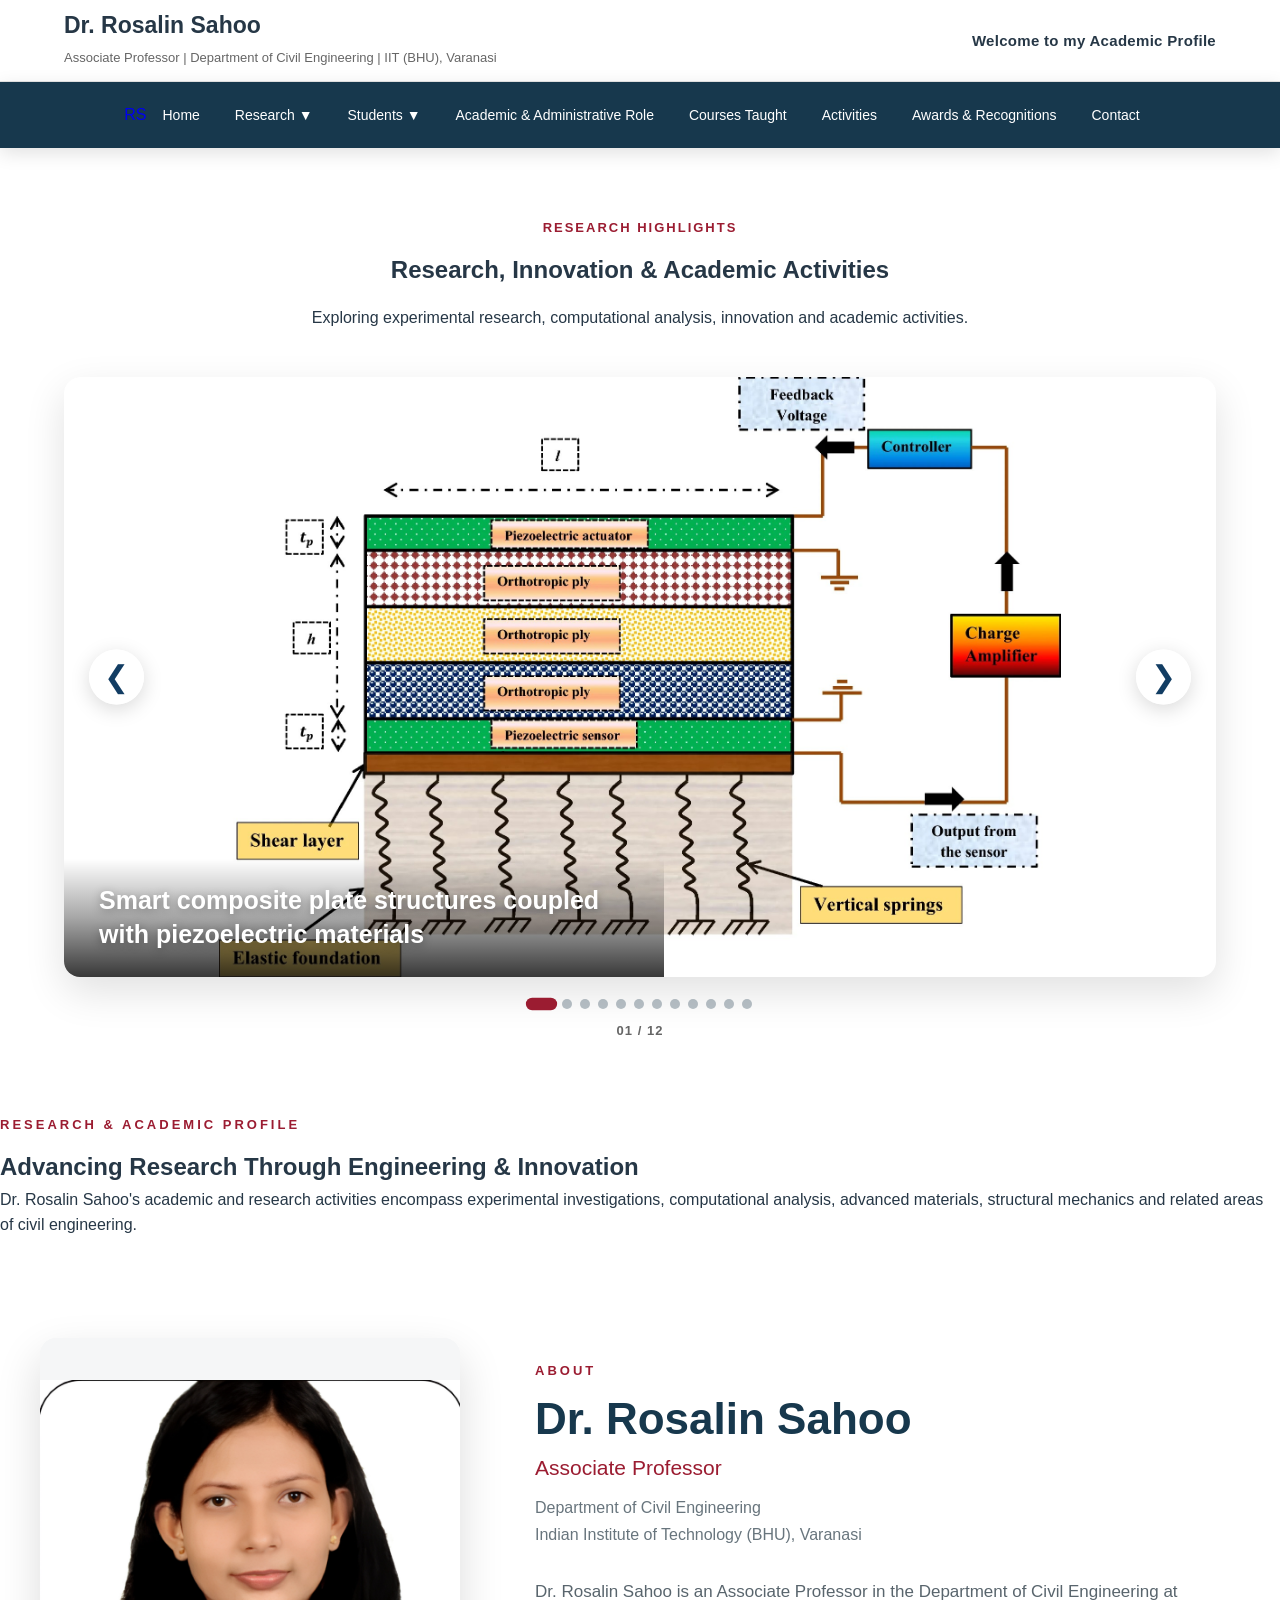
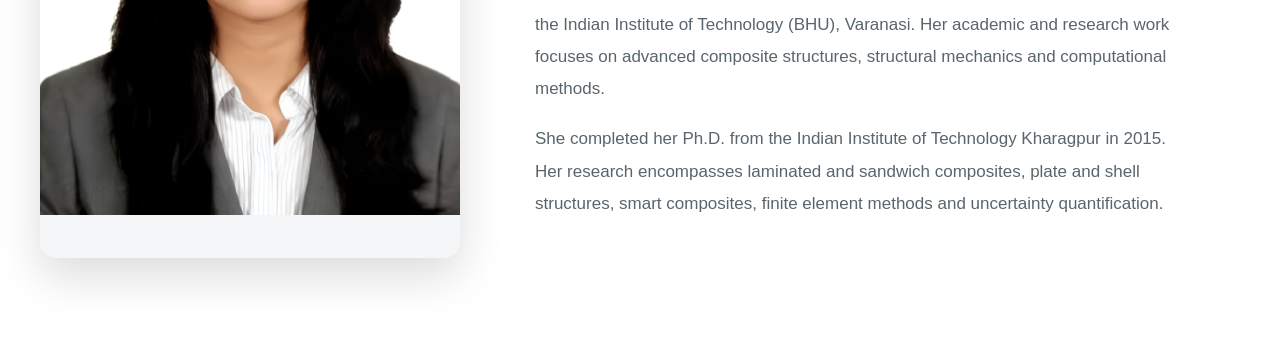
<file: index.html>
<!DOCTYPE html>
<html lang="en">

<head>

    <meta charset="UTF-8">
    <meta name="viewport" content="width=device-width, initial-scale=1.0">

    <title>Dr. Rosalin Sahoo | IIT(BHU)</title>

    <link rel="stylesheet" href="css/style.css">
    <link rel="stylesheet" href="css/research-slider.css">
    <link rel="stylesheet" href="css/header.css">

</head>


<body>


<header class="site-header">

    <!-- =====================================================
         COMPACT WELCOME HEADER
    ====================================================== -->

    <div class="compact-header">

        <div class="compact-header-inner">

            <div class="header-profile">

                <h1>
                    Dr. Rosalin Sahoo
                </h1>

                <span>
                    Associate Professor | Department of Civil Engineering |
                    IIT (BHU), Varanasi
                </span>

            </div>


            <div class="welcome-message">

                <span>
                    Welcome to my Academic Profile
                </span>

            </div>

        </div>

    </div>



    <!-- =================================================
         NAVIGATION BAR
    ================================================== -->

    <nav class="navbar">

        <div class="nav-container">


            <!-- Small Logo -->

            <a href="index.html" class="nav-logo">
                RS
            </a>



            <!-- Main Menu -->

            <ul class="nav-menu">


                <!-- HOME -->

                <li>
                    <a href="index.html">
                        Home
                    </a>
                </li>

                <!-- RESEARCH -->

                <li class="dropdown">

                    <a href="#">
                        Research <span>▼</span>
                    </a>

                    <ul class="dropdown-menu">

                        <li>
                            <a href="research-areas.html">
                                Research Areas
                            </a>
                        </li>

                        <li>
                            <a href="publications.html">
                                Publications
                            </a>
                        </li>

                        <li>
                            <a href="sponsored-projects.html">
                                Sponsored Projects
                            </a>
                        </li>

                        <li>
                            <a href="patents.html">
                                Patents
                            </a>
                        </li>

                    </ul>

                </li>



                <!-- STUDENTS -->

                <li class="dropdown">

                    <a href="#">
                        Students <span>▼</span>
                    </a>

                    <ul class="dropdown-menu">

                        <li>
                            <a href="postdoctoral-fellows.html">
                                Postdoctoral Fellows
                            </a>
                        </li>

                        <li>
                            <a href="phd-students.html">
                                Ph.D. Students
                            </a>
                        </li>

                        <li>
                            <a href="pg-students.html">
                                PG Students (M.Tech. + IDD)
                            </a>
                        </li>

                    </ul>

                </li>



<!-- ACADEMIC & ADMINISTRATIVE ROLE -->
<li>
    <a href="academic-administrative-experience.html">
        Academic &amp; Administrative Role
    </a>
</li>


<!-- COURSES TAUGHT -->
<li>
    <a href="courses-taught.html">
        Courses Taught
    </a>
</li>


<!-- ACTIVITIES -->
<li>
    <a href="activities.html">
        Activities
    </a>
</li>


<!-- AWARDS -->
<li>
    <a href="awards.html">
        Awards &amp; Recognitions
    </a>
</li>


<!-- CONTACT -->
<li>
    <a href="contact.html">
        Contact
    </a>
</li>

            </ul>

        </div>

    </nav>

</header>



<!-- =====================================================
     MAIN
====================================================== -->

<main>



<!-- =====================================================
     RESEARCH SLIDESHOW
====================================================== -->

<section class="research-slider-section">

    <div class="section-heading">

        <span class="section-kicker">
            RESEARCH HIGHLIGHTS
        </span>

        <h2>
            Research, Innovation &amp; Academic Activities
        </h2>

        <p>
            Exploring experimental research, computational analysis,
            innovation and academic activities.
        </p>

    </div>


    <!-- SLIDESHOW -->

    <div class="research-slider">

        <div class="slide-image-container">

            <img
                id="slide-image"
                src="images/hero/Smart_composite_plate_structures_coupled_with_piezoelectric_materials.jpg"
                alt="Research activity"
            >

            <!-- Image title -->

            <div class="slide-title">

                <h3 id="slide-heading">
                    Smart composite plate structures coupled with piezoelectric materials
                </h3>

            </div>


            <!-- Previous -->

            <button
                class="slider-button slider-prev"
                id="prev-slide"
                aria-label="Previous slide">

                &#10094;

            </button>


            <!-- Next -->

            <button
                class="slider-button slider-next"
                id="next-slide"
                aria-label="Next slide">

                &#10095;

            </button>

        </div>


        <!-- Dots -->

        <div
            class="slider-dots"
            id="slider-dots">
        </div>


        <!-- Counter -->

        <div
            class="slide-counter"
            id="slide-counter">

            01 / 12

        </div>

    </div>

</section>



<!-- =====================================================
     RESEARCH INTRODUCTION
====================================================== -->

<section class="research-introduction">

    <div class="research-introduction-inner">

        <span class="section-kicker">
            RESEARCH &amp; ACADEMIC PROFILE
        </span>

        <h2>
            Advancing Research Through
            Engineering &amp; Innovation
        </h2>

        <p>
            Dr. Rosalin Sahoo's academic and research activities
            encompass experimental investigations, computational
            analysis, advanced materials, structural mechanics
            and related areas of civil engineering.
        </p>

    </div>

</section>



<!-- =====================================================
     ABOUT DR. ROSALIN SAHOO
====================================================== -->

<section
    id="about"
    class="about-section">


    <div class="about-container">


        <!-- LEFT: PROFILE PHOTO -->

        <div class="about-image">

            <img
                src="images/profilepic/R_Sahoo_image.jpg"
                alt="Dr. Rosalin Sahoo"
                class="profile-photo"
            >

        </div>



        <!-- RIGHT: PROFILE DETAILS -->

        <div class="about-content">

            <span class="section-kicker">
                ABOUT
            </span>

            <h2>
                Dr. Rosalin Sahoo
            </h2>

            <h3>
                Associate Professor
            </h3>

            <p class="about-affiliation">

                Department of Civil Engineering<br>

                Indian Institute of Technology (BHU), Varanasi

            </p>

            <p>

                Dr. Rosalin Sahoo is an Associate Professor in the
                Department of Civil Engineering at the Indian Institute
                of Technology (BHU), Varanasi. Her academic and research
                work focuses on advanced composite structures,
                structural mechanics and computational methods.

            </p>

            <p>

                She completed her Ph.D. from the Indian Institute of
                Technology Kharagpur in 2015. Her research encompasses
                laminated and sandwich composites, plate and shell
                structures, smart composites, finite element methods
                and uncertainty quantification.

            </p>

        </div>

    </div>

</section>


<!-- =====================================================
     JAVASCRIPT
====================================================== -->

<script src="js/script.js"></script>


</body>

</html>
</file>
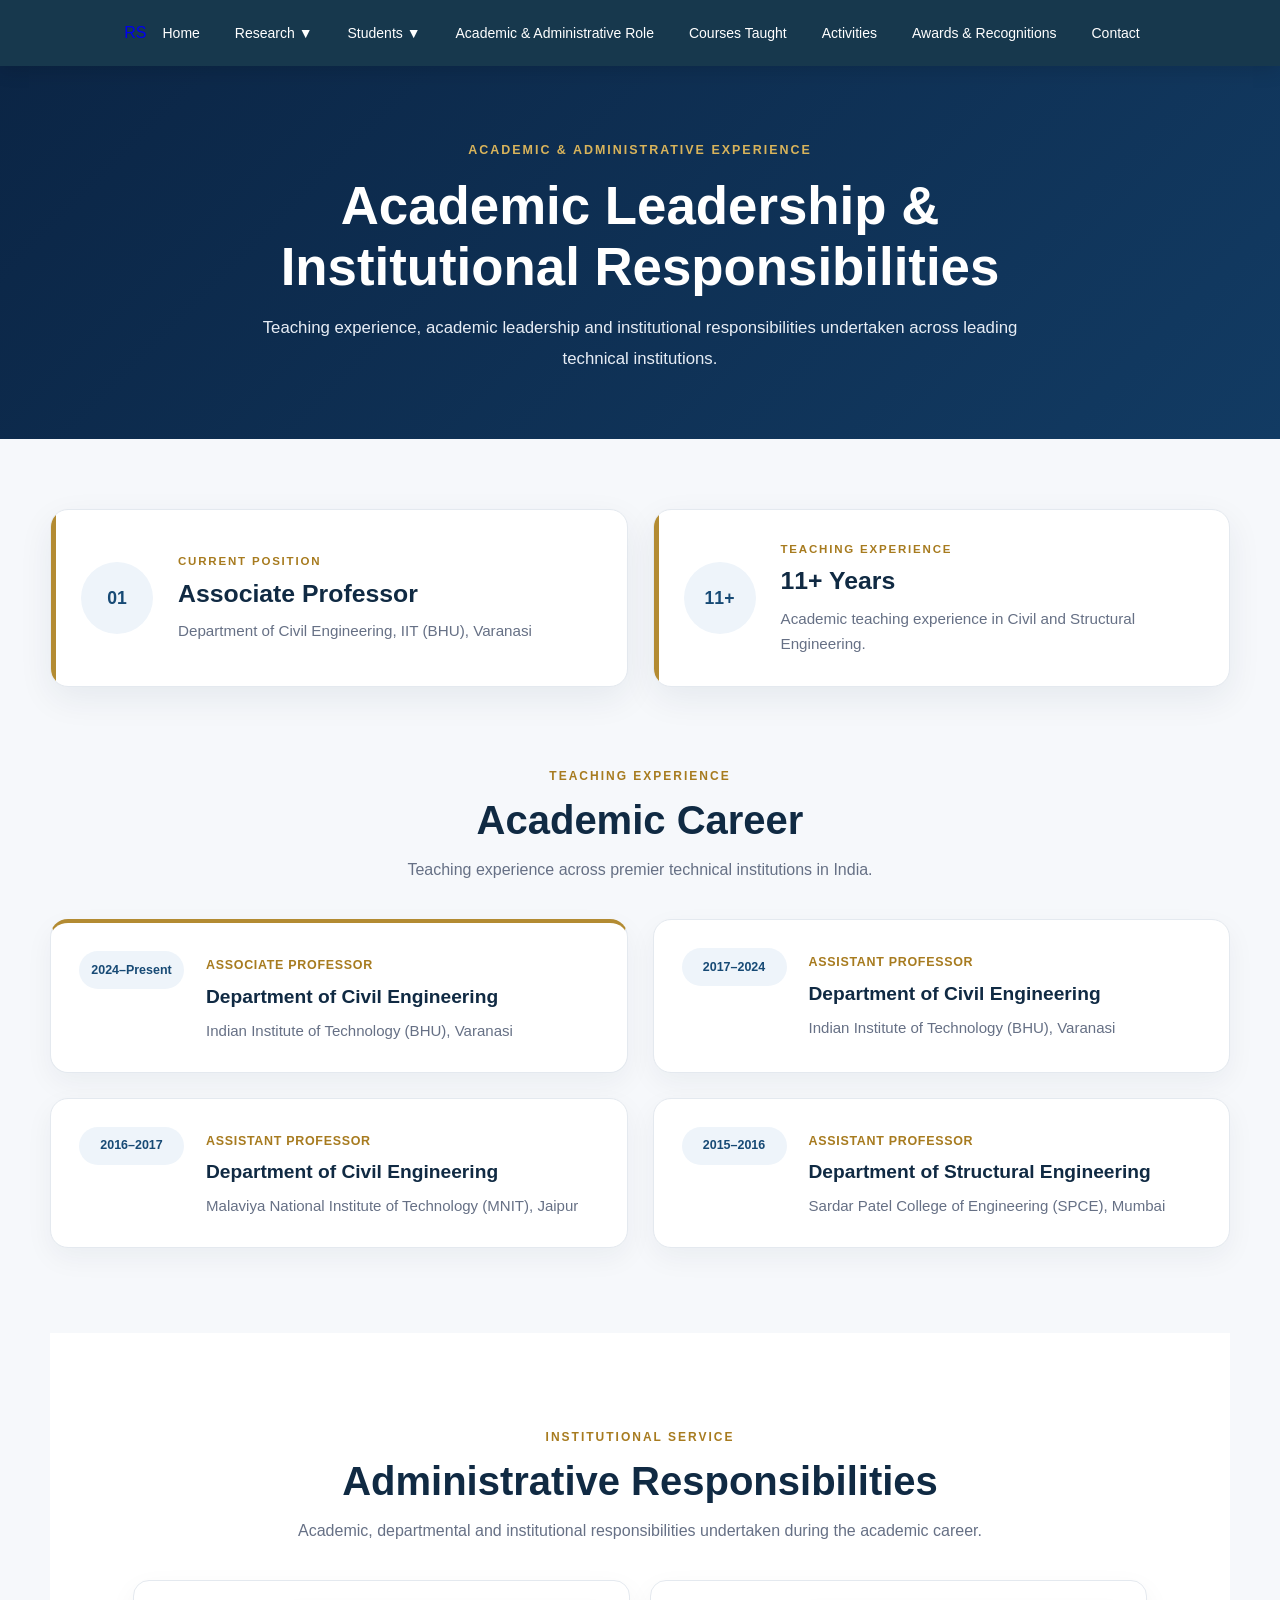
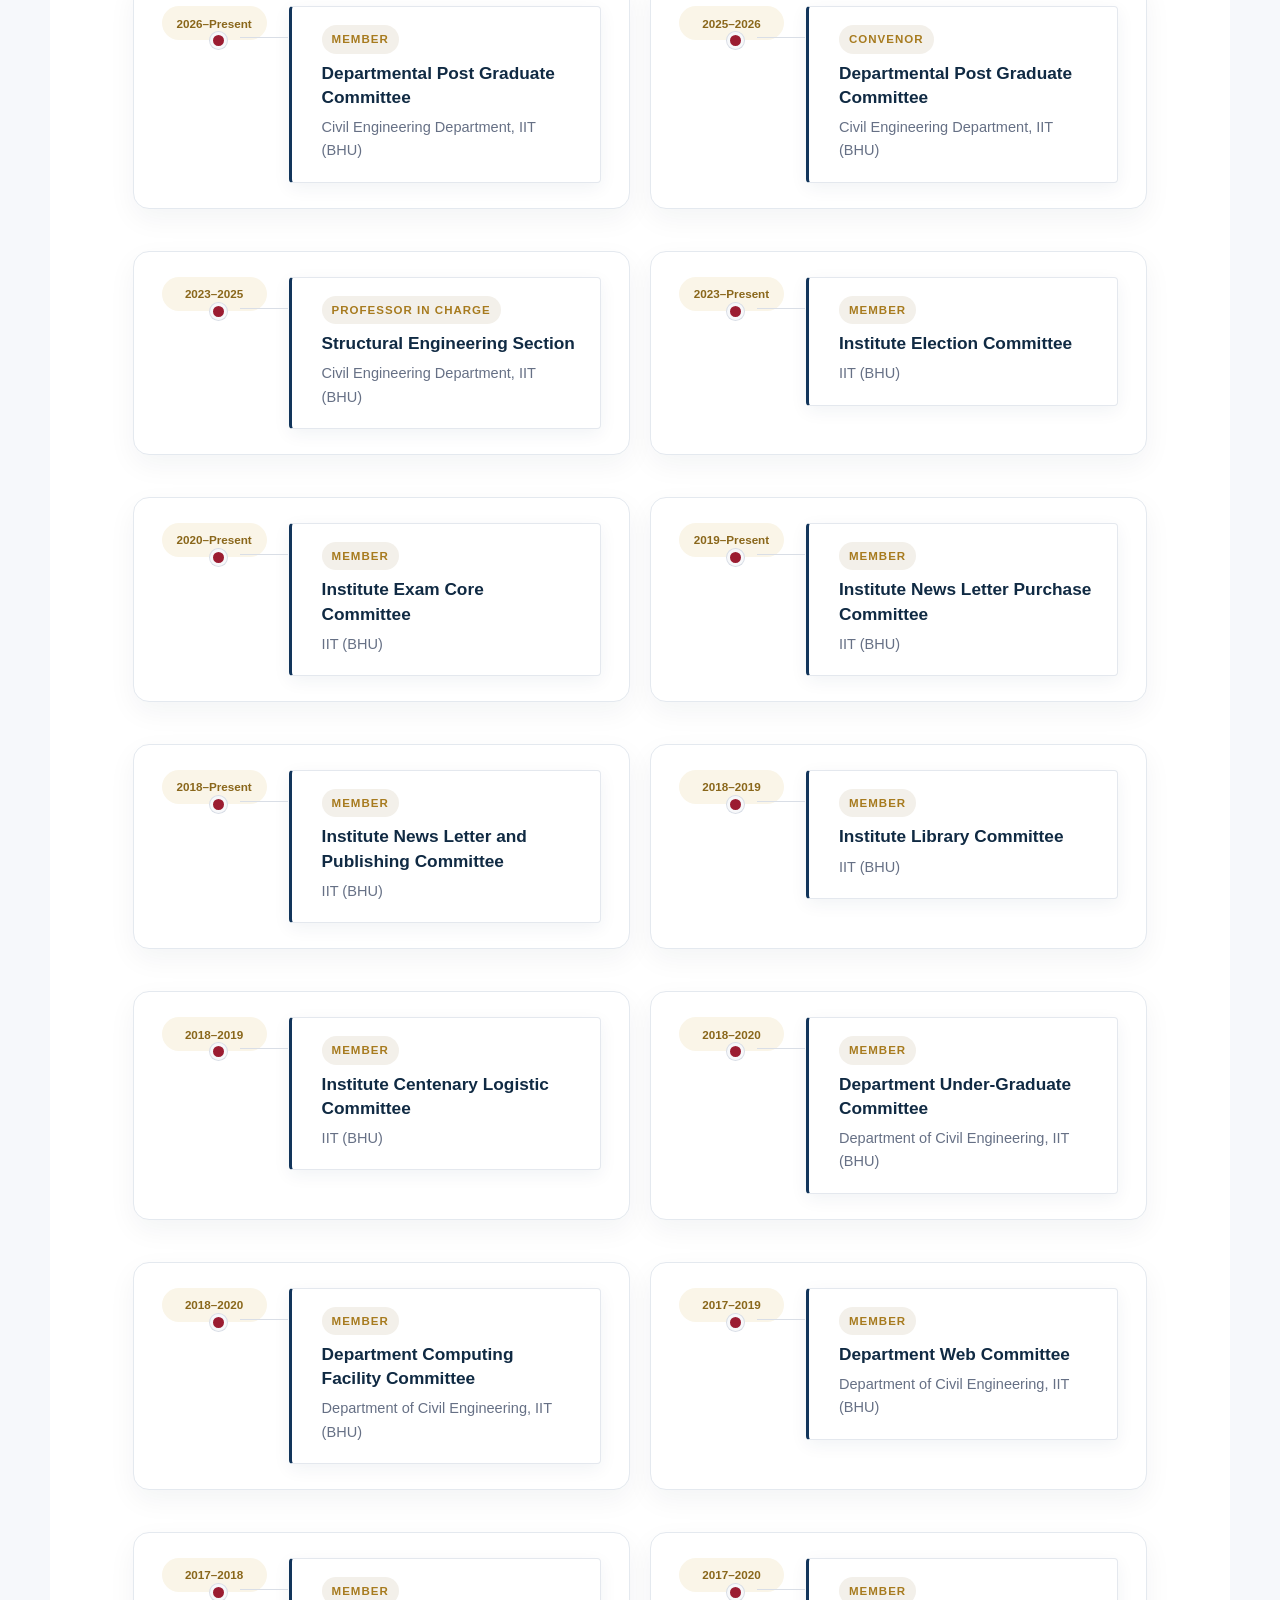
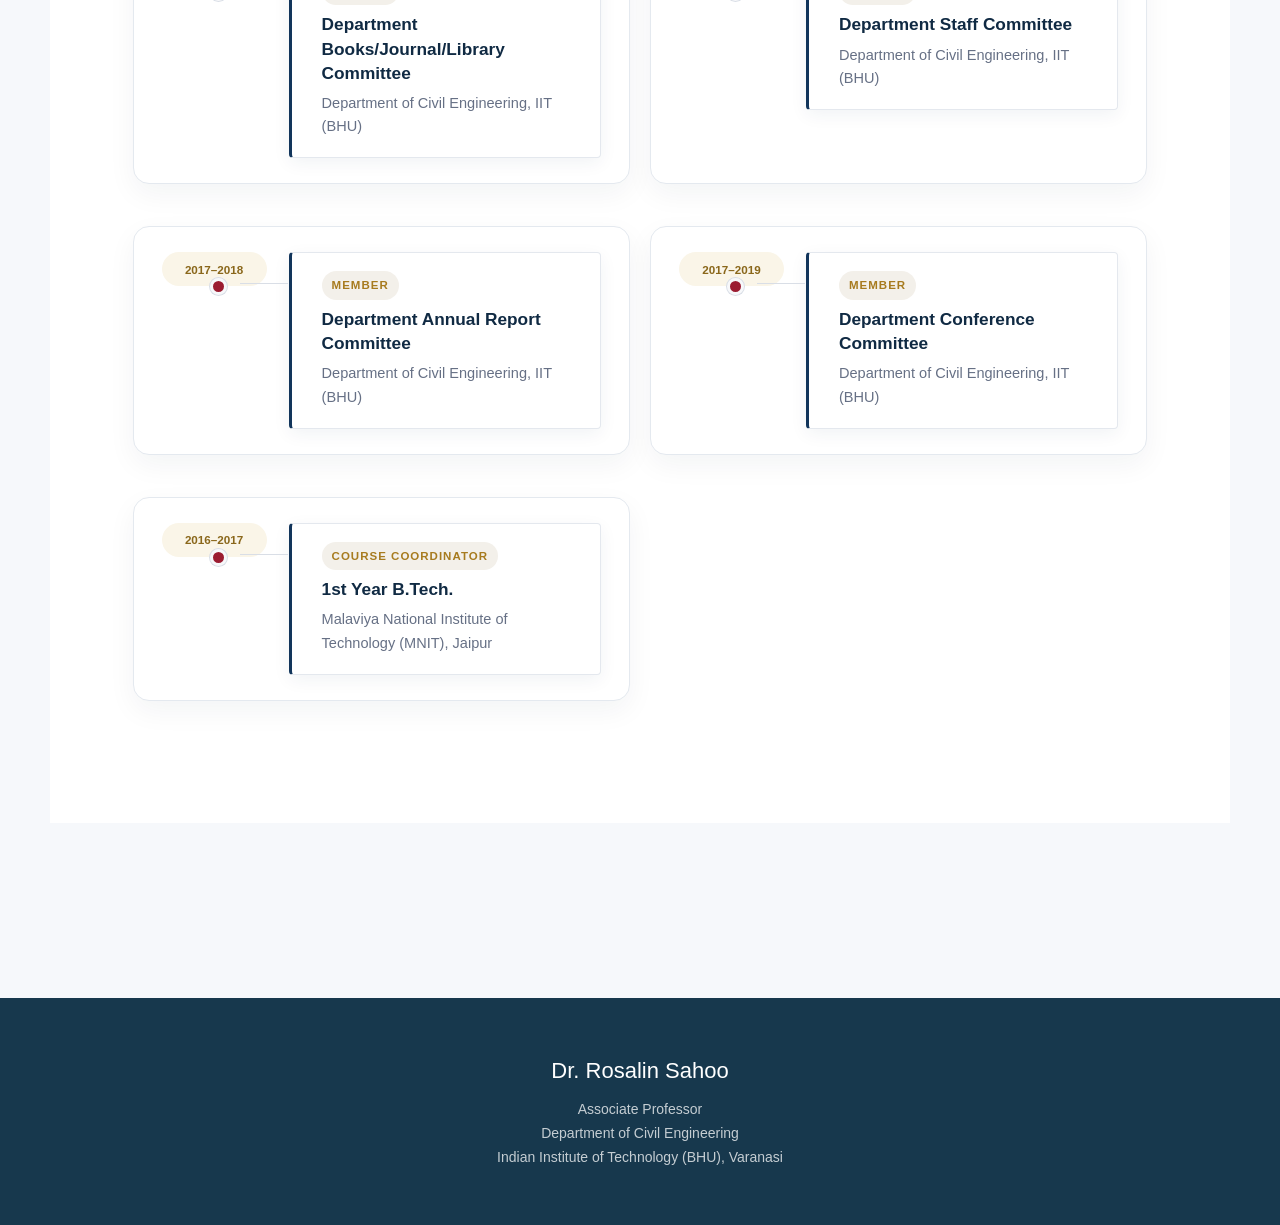
<file: academic-administrative-experience.html>
<!DOCTYPE html>
<html lang="en">

<head>

    <meta charset="UTF-8">

    <meta name="viewport"
          content="width=device-width, initial-scale=1.0">

    <title>
        Academic & Administrative Experience | Dr. Rosalin Sahoo
    </title>

    <!-- MAIN WEBSITE CSS -->
    <link rel="stylesheet" href="css/style.css">

    <!-- ACADEMIC & ADMINISTRATIVE PAGE CSS -->
    <link rel="stylesheet" href="css/academic-admin.css">
    <link rel="stylesheet" href="css/header.css">

</head>


<body>


<!-- =====================================================
     HEADER
===================================================== -->

<header class="site-header">

    <div class="header-background">

        <div class="header-overlay">

            <div class="profile-content">

                <h1>
                    Dr. Rosalin Sahoo
                </h1>

                <h2>
                    Associate Professor
                </h2>

                <p>
                    Department of Civil Engineering<br>
                    Indian Institute of Technology (BHU), Varanasi
                </p>

            </div>

        </div>

    </div>


 <!-- =================================================
         NAVIGATION BAR
    ================================================== -->

    <nav class="navbar">

        <div class="nav-container">


            <!-- Small Logo -->

            <a href="index.html" class="nav-logo">
                RS
            </a>



            <!-- Main Menu -->

            <ul class="nav-menu">


                <!-- HOME -->

                <li>
                    <a href="index.html">
                        Home
                    </a>
                </li>

                <!-- RESEARCH -->

                <li class="dropdown">

                    <a href="#">
                        Research <span>▼</span>
                    </a>

                    <ul class="dropdown-menu">

                        <li>
                            <a href="research-areas.html">
                                Research Areas
                            </a>
                        </li>

                        <li>
                            <a href="publications.html">
                                Publications
                            </a>
                        </li>

                        <li>
                            <a href="sponsored-projects.html">
                                Sponsored Projects
                            </a>
                        </li>

                        <li>
                            <a href="patents.html">
                                Patents
                            </a>
                        </li>

                    </ul>

                </li>



                <!-- STUDENTS -->

                <li class="dropdown">

                    <a href="#">
                        Students <span>▼</span>
                    </a>

                    <ul class="dropdown-menu">

                        <li>
                            <a href="postdoctoral-fellows.html">
                                Postdoctoral Fellows
                            </a>
                        </li>

                        <li>
                            <a href="phd-students.html">
                                Ph.D. Students
                            </a>
                        </li>

                        <li>
                            <a href="pg-students.html">
                                PG Students (M.Tech. + IDD)
                            </a>
                        </li>

                    </ul>

                </li>



<!-- ACADEMIC & ADMINISTRATIVE ROLE -->
<li>
    <a href="academic-administrative-experience.html">
        Academic &amp; Administrative Role
    </a>
</li>


<!-- COURSES TAUGHT -->
<li>
    <a href="courses-taught.html">
        Courses Taught
    </a>
</li>


<!-- ACTIVITIES -->
<li>
    <a href="activities.html">
        Activities
    </a>
</li>


<!-- AWARDS -->
<li>
    <a href="awards.html">
        Awards &amp; Recognitions
    </a>
</li>


<!-- CONTACT -->
<li>
    <a href="contact.html">
        Contact
    </a>
</li>

            </ul>

        </div>

    </nav>

</header>



<!-- =====================================================
     ACADEMIC & ADMINISTRATIVE PAGE
===================================================== -->

<main class="academic-admin-page">


    <!-- =================================================
         PAGE HERO
    ================================================== -->

    <section class="academic-admin-hero">

        <div class="academic-admin-hero-inner">

            <span class="academic-admin-kicker">
                ACADEMIC &amp; ADMINISTRATIVE EXPERIENCE
            </span>

            <h1>
                Academic Leadership &amp;
                Institutional Responsibilities
            </h1>

            <p>
                Teaching experience, academic leadership and
                institutional responsibilities undertaken across
                leading technical institutions.
            </p>

        </div>

    </section>



    <!-- =================================================
         MAIN CONTENT
    ================================================== -->

    <div class="academic-admin-container">


        <!-- =================================================
             EXPERIENCE OVERVIEW
        ================================================== -->

        <section class="experience-overview">


            <!-- CURRENT POSITION -->

            <div class="overview-card">

                <div class="overview-number">
                    01
                </div>

                <div class="overview-content">

                    <span class="overview-label">
                        CURRENT POSITION
                    </span>

                    <h2>
                        Associate Professor
                    </h2>

                    <p>
                        Department of Civil Engineering,
                        IIT (BHU), Varanasi
                    </p>

                </div>

            </div>


            <!-- EXPERIENCE -->

            <div class="overview-card">

                <div class="overview-number">
                    11+
                </div>

                <div class="overview-content">

                    <span class="overview-label">
                        TEACHING EXPERIENCE
                    </span>

                    <h2>
                        11+ Years
                    </h2>

                    <p>
                        Academic teaching experience in Civil
                        and Structural Engineering.
                    </p>

                </div>

            </div>

        </section>



        <!-- =================================================
             TEACHING EXPERIENCE
        ================================================== -->

        <section class="experience-section">


            <div class="experience-heading">

                <span class="academic-admin-section-label">
                    TEACHING EXPERIENCE
                </span>

                <h2>
                    Academic Career
                </h2>

                <p>
                    Teaching experience across premier technical
                    institutions in India.
                </p>

            </div>



            <div class="teaching-timeline">


                <!-- CURRENT -->

                <article class="teaching-item current">

                    <div class="teaching-marker">
                        <span></span>
                    </div>

                    <div class="teaching-year">
                        2024–Present
                    </div>

                    <div class="teaching-details">

                        <span class="teaching-position">
                            Associate Professor
                        </span>

                        <h3>
                            Department of Civil Engineering
                        </h3>

                        <p>
                            Indian Institute of Technology (BHU),
                            Varanasi
                        </p>

                    </div>

                </article>



                <!-- 2017–2024 -->

                <article class="teaching-item">

                    <div class="teaching-marker">
                        <span></span>
                    </div>

                    <div class="teaching-year">
                        2017–2024
                    </div>

                    <div class="teaching-details">

                        <span class="teaching-position">
                            Assistant Professor
                        </span>

                        <h3>
                            Department of Civil Engineering
                        </h3>

                        <p>
                            Indian Institute of Technology (BHU),
                            Varanasi
                        </p>

                    </div>

                </article>



                <!-- MNIT -->

                <article class="teaching-item">

                    <div class="teaching-marker">
                        <span></span>
                    </div>

                    <div class="teaching-year">
                        2016–2017
                    </div>

                    <div class="teaching-details">

                        <span class="teaching-position">
                            Assistant Professor
                        </span>

                        <h3>
                            Department of Civil Engineering
                        </h3>

                        <p>
                            Malaviya National Institute of Technology
                            (MNIT), Jaipur
                        </p>

                    </div>

                </article>



                <!-- SPCE -->

                <article class="teaching-item">

                    <div class="teaching-marker">
                        <span></span>
                    </div>

                    <div class="teaching-year">
                        2015–2016
                    </div>

                    <div class="teaching-details">

                        <span class="teaching-position">
                            Assistant Professor
                        </span>

                        <h3>
                            Department of Structural Engineering
                        </h3>

                        <p>
                            Sardar Patel College of Engineering
                            (SPCE), Mumbai
                        </p>

                    </div>

                </article>


            </div>

        </section>



        <!-- =================================================
             ADMINISTRATIVE RESPONSIBILITIES
        ================================================== -->

        <section class="experience-section administrative-section">


            <div class="experience-heading">

                <span class="academic-admin-section-label">
                    INSTITUTIONAL SERVICE
                </span>

                <h2>
                    Administrative Responsibilities
                </h2>

                <p>
                    Academic, departmental and institutional
                    responsibilities undertaken during the
                    academic career.
                </p>

            </div>



            <div class="administrative-list">


                <!-- 1 -->

                <article class="admin-item">

                    <div class="admin-period">
                        2026–Present
                    </div>

                    <div class="admin-content">

                        <span class="admin-role">
                            Member
                        </span>

                        <h3>
                            Departmental Post Graduate Committee
                        </h3>

                        <p>
                            Civil Engineering Department,
                            IIT (BHU)
                        </p>

                    </div>

                </article>



                <!-- 2 -->

                <article class="admin-item">

                    <div class="admin-period">
                        2025–2026
                    </div>

                    <div class="admin-content">

                        <span class="admin-role">
                            Convenor
                        </span>

                        <h3>
                            Departmental Post Graduate Committee
                        </h3>

                        <p>
                            Civil Engineering Department,
                            IIT (BHU)
                        </p>

                    </div>

                </article>



                <!-- 3 -->

                <article class="admin-item">

                    <div class="admin-period">
                        2023–2025
                    </div>

                    <div class="admin-content">

                        <span class="admin-role">
                            Professor In Charge
                        </span>

                        <h3>
                            Structural Engineering Section
                        </h3>

                        <p>
                            Civil Engineering Department,
                            IIT (BHU)
                        </p>

                    </div>

                </article>



                <!-- 4 -->

                <article class="admin-item">

                    <div class="admin-period">
                        2023–Present
                    </div>

                    <div class="admin-content">

                        <span class="admin-role">
                            Member
                        </span>

                        <h3>
                            Institute Election Committee
                        </h3>

                        <p>
                            IIT (BHU)
                        </p>

                    </div>

                </article>



                <!-- 5 -->

                <article class="admin-item">

                    <div class="admin-period">
                        2020–Present
                    </div>

                    <div class="admin-content">

                        <span class="admin-role">
                            Member
                        </span>

                        <h3>
                            Institute Exam Core Committee
                        </h3>

                        <p>
                            IIT (BHU)
                        </p>

                    </div>

                </article>



                <!-- 6 -->

                <article class="admin-item">

                    <div class="admin-period">
                        2019–Present
                    </div>

                    <div class="admin-content">

                        <span class="admin-role">
                            Member
                        </span>

                        <h3>
                            Institute News Letter Purchase Committee
                        </h3>

                        <p>
                            IIT (BHU)
                        </p>

                    </div>

                </article>



                <!-- 7 -->

                <article class="admin-item">

                    <div class="admin-period">
                        2018–Present
                    </div>

                    <div class="admin-content">

                        <span class="admin-role">
                            Member
                        </span>

                        <h3>
                            Institute News Letter and Publishing Committee
                        </h3>

                        <p>
                            IIT (BHU)
                        </p>

                    </div>

                </article>



                <!-- 8 -->

                <article class="admin-item">

                    <div class="admin-period">
                        2018–2019
                    </div>

                    <div class="admin-content">

                        <span class="admin-role">
                            Member
                        </span>

                        <h3>
                            Institute Library Committee
                        </h3>

                        <p>
                            IIT (BHU)
                        </p>

                    </div>

                </article>



                <!-- 9 -->

                <article class="admin-item">

                    <div class="admin-period">
                        2018–2019
                    </div>

                    <div class="admin-content">

                        <span class="admin-role">
                            Member
                        </span>

                        <h3>
                            Institute Centenary Logistic Committee
                        </h3>

                        <p>
                            IIT (BHU)
                        </p>

                    </div>

                </article>



                <!-- 10 -->

                <article class="admin-item">

                    <div class="admin-period">
                        2018–2020
                    </div>

                    <div class="admin-content">

                        <span class="admin-role">
                            Member
                        </span>

                        <h3>
                            Department Under-Graduate Committee
                        </h3>

                        <p>
                            Department of Civil Engineering,
                            IIT (BHU)
                        </p>

                    </div>

                </article>



                <!-- 11 -->

                <article class="admin-item">

                    <div class="admin-period">
                        2018–2020
                    </div>

                    <div class="admin-content">

                        <span class="admin-role">
                            Member
                        </span>

                        <h3>
                            Department Computing Facility Committee
                        </h3>

                        <p>
                            Department of Civil Engineering,
                            IIT (BHU)
                        </p>

                    </div>

                </article>



                <!-- 12 -->

                <article class="admin-item">

                    <div class="admin-period">
                        2017–2019
                    </div>

                    <div class="admin-content">

                        <span class="admin-role">
                            Member
                        </span>

                        <h3>
                            Department Web Committee
                        </h3>

                        <p>
                            Department of Civil Engineering,
                            IIT (BHU)
                        </p>

                    </div>

                </article>



                <!-- 13 -->

                <article class="admin-item">

                    <div class="admin-period">
                        2017–2018
                    </div>

                    <div class="admin-content">

                        <span class="admin-role">
                            Member
                        </span>

                        <h3>
                            Department Books/Journal/Library Committee
                        </h3>

                        <p>
                            Department of Civil Engineering,
                            IIT (BHU)
                        </p>

                    </div>

                </article>



                <!-- 14 -->

                <article class="admin-item">

                    <div class="admin-period">
                        2017–2020
                    </div>

                    <div class="admin-content">

                        <span class="admin-role">
                            Member
                        </span>

                        <h3>
                            Department Staff Committee
                        </h3>

                        <p>
                            Department of Civil Engineering,
                            IIT (BHU)
                        </p>

                    </div>

                </article>



                <!-- 15 -->

                <article class="admin-item">

                    <div class="admin-period">
                        2017–2018
                    </div>

                    <div class="admin-content">

                        <span class="admin-role">
                            Member
                        </span>

                        <h3>
                            Department Annual Report Committee
                        </h3>

                        <p>
                            Department of Civil Engineering,
                            IIT (BHU)
                        </p>

                    </div>

                </article>



                <!-- 16 -->

                <article class="admin-item">

                    <div class="admin-period">
                        2017–2019
                    </div>

                    <div class="admin-content">

                        <span class="admin-role">
                            Member
                        </span>

                        <h3>
                            Department Conference Committee
                        </h3>

                        <p>
                            Department of Civil Engineering,
                            IIT (BHU)
                        </p>

                    </div>

                </article>



                <!-- 17 -->

                <article class="admin-item">

                    <div class="admin-period">
                        2016–2017
                    </div>

                    <div class="admin-content">

                        <span class="admin-role">
                            Course Coordinator
                        </span>

                        <h3>
                            1st Year B.Tech.
                        </h3>

                        <p>
                            Malaviya National Institute of Technology
                            (MNIT), Jaipur
                        </p>

                    </div>

                </article>


            </div>

        </section>


    </div>

</main>



<!-- =====================================================
     FOOTER
===================================================== -->

<footer class="site-footer">

    <div class="footer-content">

        <h3>
            Dr. Rosalin Sahoo
        </h3>

        <p>
            Associate Professor<br>
            Department of Civil Engineering<br>
            Indian Institute of Technology (BHU), Varanasi
        </p>

    </div>

</footer>


<script src="js/script.js"></script>

</body>

</html>
</file>
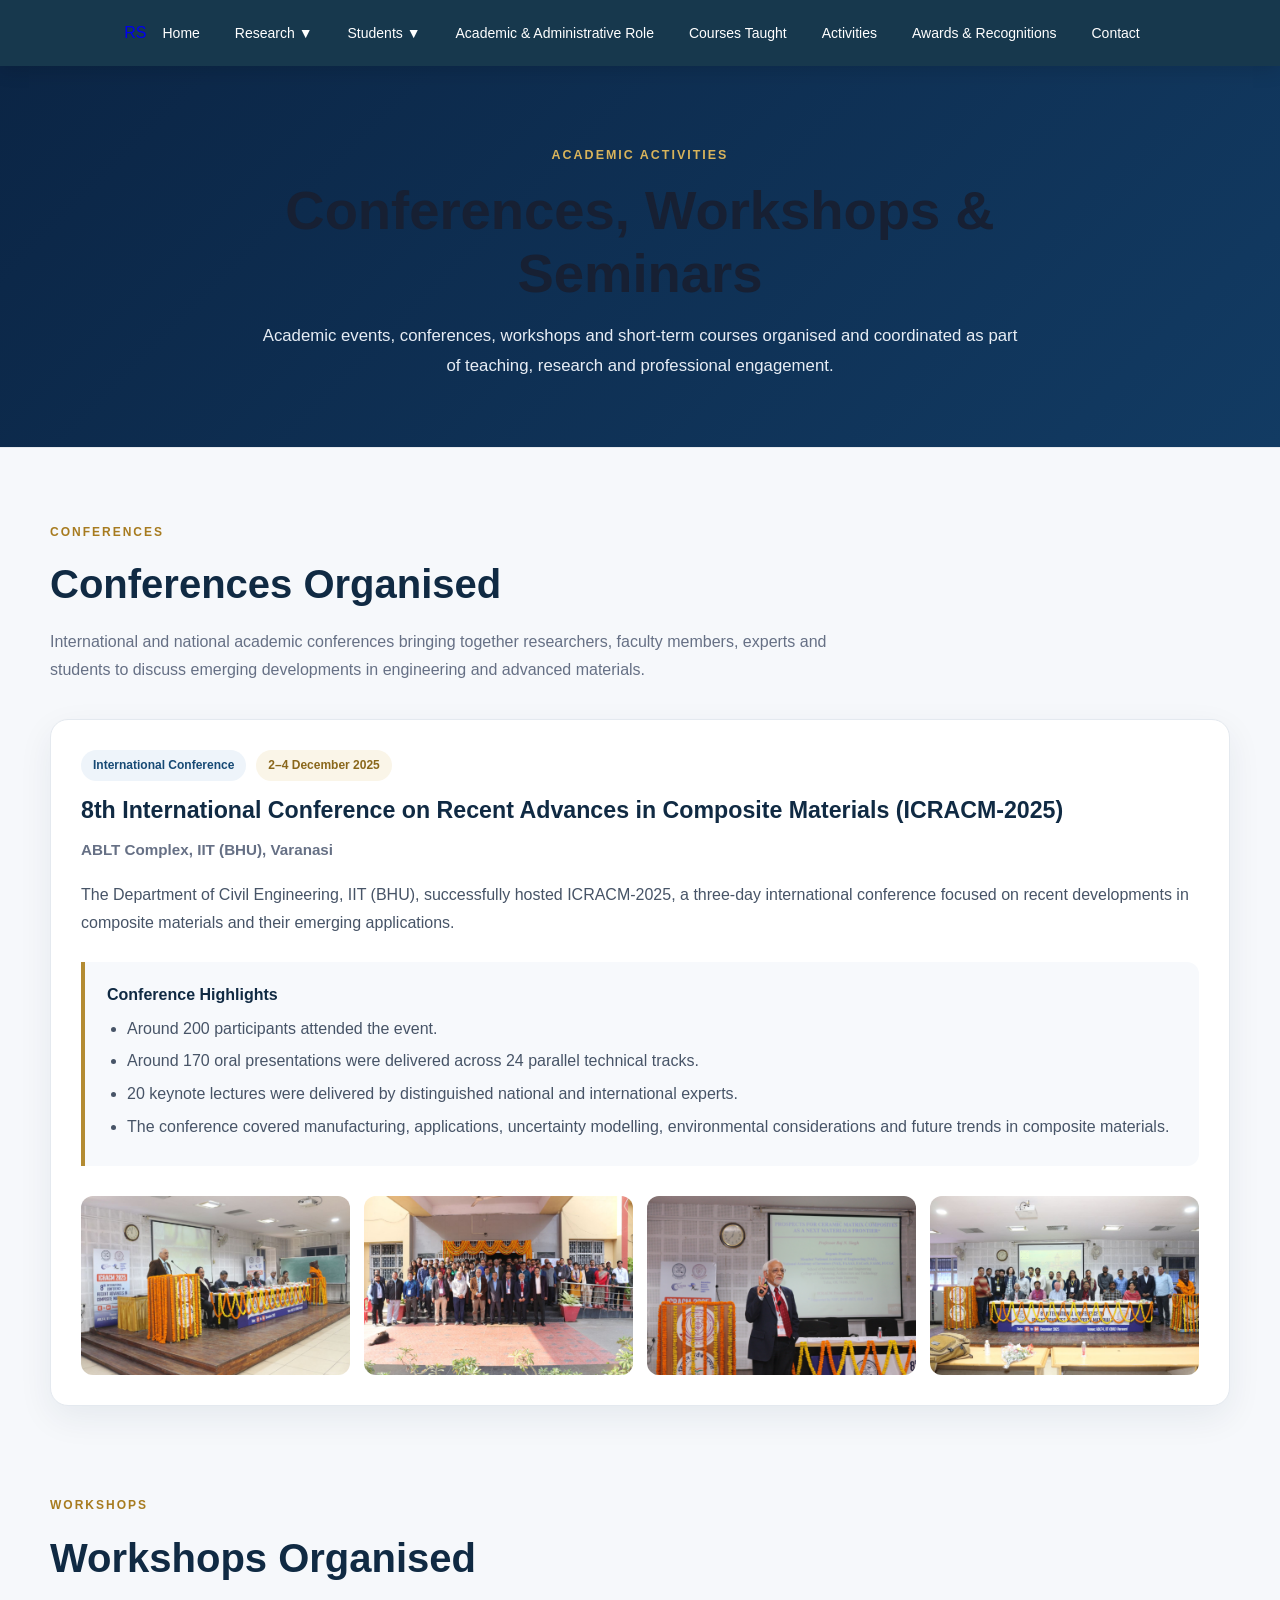
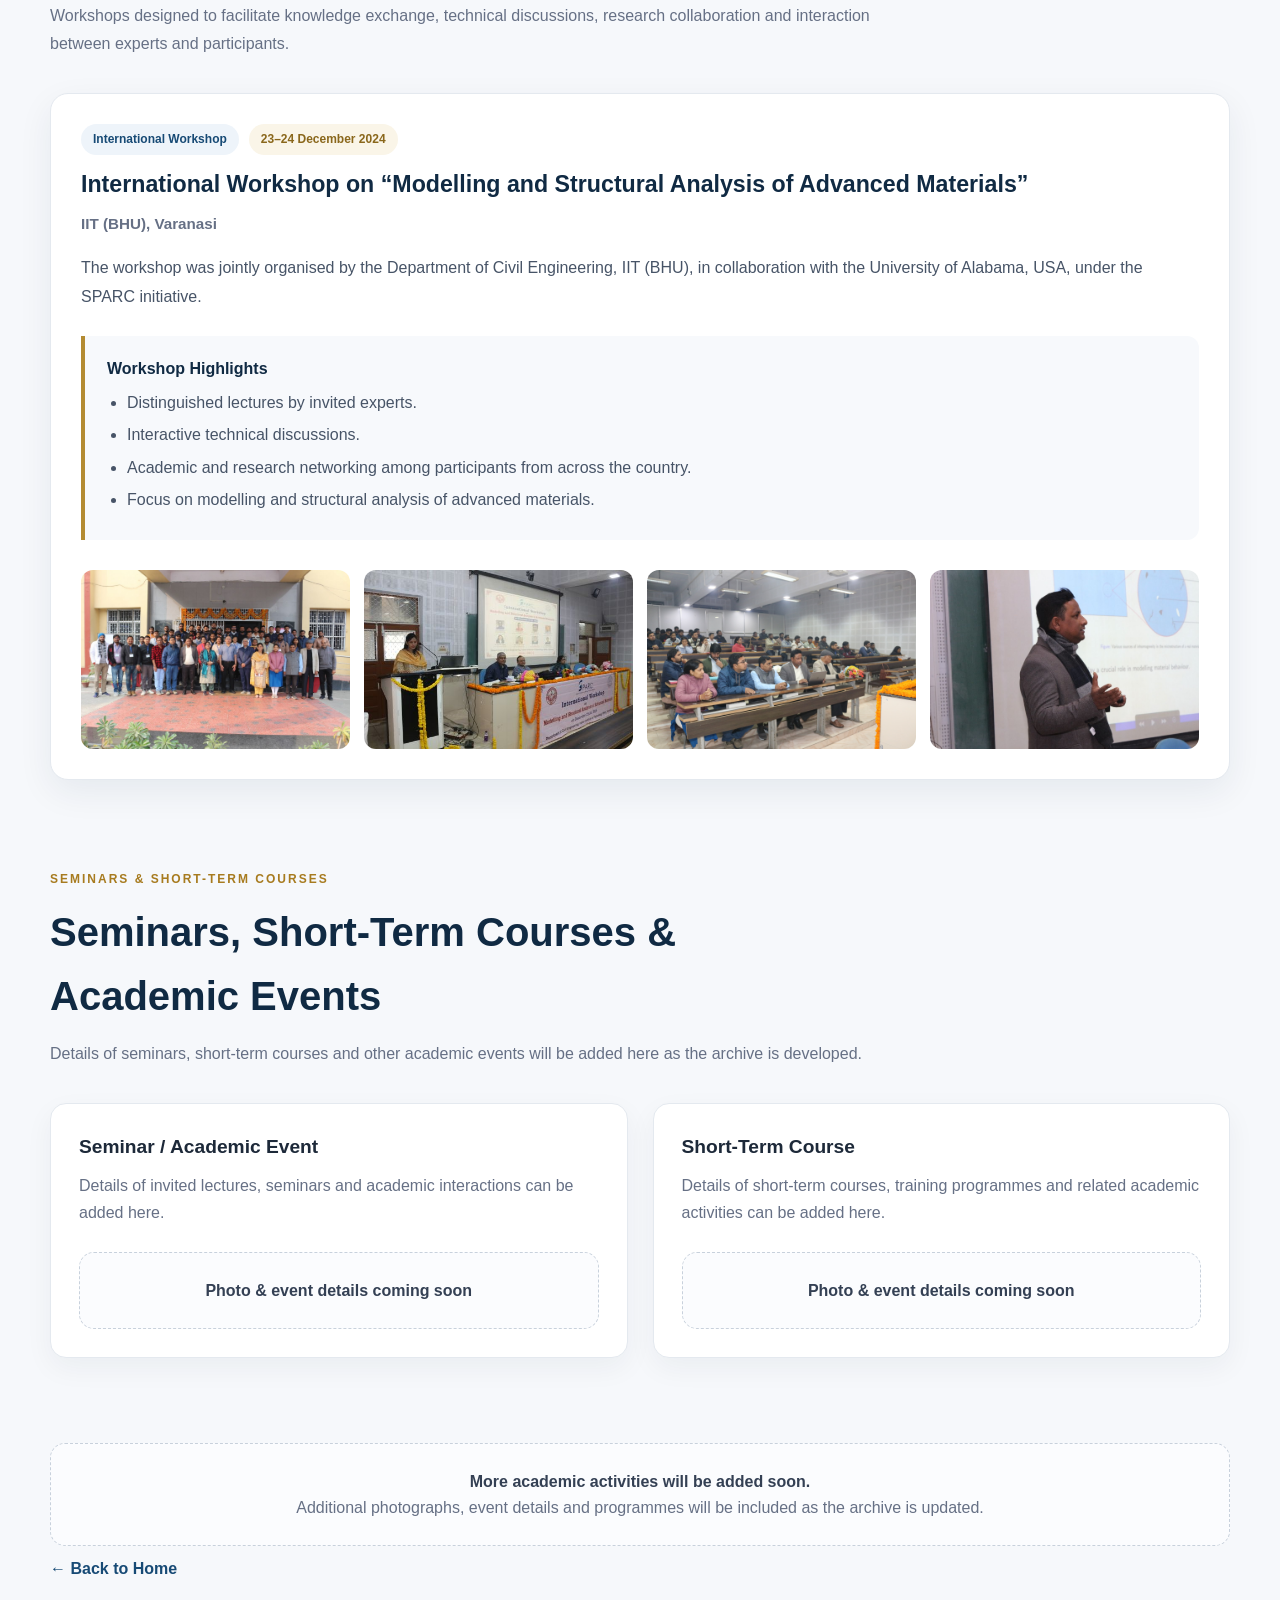
<file: activities.html>
<!DOCTYPE html>
<html lang="en">

<head>

    <meta charset="UTF-8">

    <meta name="viewport"
          content="width=device-width, initial-scale=1.0">

    <title>
        Conferences, Workshops &amp; Seminars | Dr. Rosalin Sahoo
    </title>

    <!-- MAIN WEBSITE CSS -->
    <link rel="stylesheet" href="css/style.css">

    <!-- ACTIVITIES PAGE CSS -->
    <link rel="stylesheet" href="css/activities.css">
    <link rel="stylesheet" href="css/header.css">

</head>


<body class="activities-page">


<!-- =====================================================
     HEADER
     Use the same header/navigation as your homepage
====================================================== -->

<header class="site-header">

    <div class="header-background">

        <div class="header-overlay">

            <div class="profile-content">

                <h1>
                    Dr. Rosalin Sahoo
                </h1>

                <h2>
                    Associate Professor
                </h2>

                <p>
                    Department of Civil Engineering<br>
                    Indian Institute of Technology (BHU), Varanasi
                </p>

            </div>

        </div>

    </div>


  <!-- =================================================
         NAVIGATION BAR
    ================================================== -->

    <nav class="navbar">

        <div class="nav-container">


            <!-- Small Logo -->

            <a href="index.html" class="nav-logo">
                RS
            </a>



            <!-- Main Menu -->

            <ul class="nav-menu">


                <!-- HOME -->

                <li>
                    <a href="index.html">
                        Home
                    </a>
                </li>

                <!-- RESEARCH -->

                <li class="dropdown">

                    <a href="#">
                        Research <span>▼</span>
                    </a>

                    <ul class="dropdown-menu">

                        <li>
                            <a href="research-areas.html">
                                Research Areas
                            </a>
                        </li>

                        <li>
                            <a href="publications.html">
                                Publications
                            </a>
                        </li>

                        <li>
                            <a href="sponsored-projects.html">
                                Sponsored Projects
                            </a>
                        </li>

                        <li>
                            <a href="patents.html">
                                Patents
                            </a>
                        </li>

                    </ul>

                </li>



                <!-- STUDENTS -->

                <li class="dropdown">

                    <a href="#">
                        Students <span>▼</span>
                    </a>

                    <ul class="dropdown-menu">

                        <li>
                            <a href="postdoctoral-fellows.html">
                                Postdoctoral Fellows
                            </a>
                        </li>

                        <li>
                            <a href="phd-students.html">
                                Ph.D. Students
                            </a>
                        </li>

                        <li>
                            <a href="pg-students.html">
                                PG Students (M.Tech. + IDD)
                            </a>
                        </li>

                    </ul>

                </li>



<!-- ACADEMIC & ADMINISTRATIVE ROLE -->
<li>
    <a href="academic-administrative-experience.html">
        Academic &amp; Administrative Role
    </a>
</li>


<!-- COURSES TAUGHT -->
<li>
    <a href="courses-taught.html">
        Courses Taught
    </a>
</li>


<!-- ACTIVITIES -->
<li>
    <a href="activities.html">
        Activities
    </a>
</li>


<!-- AWARDS -->
<li>
    <a href="awards.html">
        Awards &amp; Recognitions
    </a>
</li>


<!-- CONTACT -->
<li>
    <a href="contact.html">
        Contact
    </a>
</li>

            </ul>

        </div>

    </nav>

</header>



<!-- =====================================================
     MAIN CONTENT
====================================================== -->

<main>


    <!-- =================================================
         HERO
    ================================================== -->

    <section class="activities-hero">

        <div class="activities-hero-inner">

            <span class="activities-kicker">
                ACADEMIC ACTIVITIES
            </span>

            <h1>
                Conferences, Workshops &amp; Seminars
            </h1>

            <p>
                Academic events, conferences, workshops and
                short-term courses organised and coordinated
                as part of teaching, research and professional
                engagement.
            </p>

        </div>

    </section>



    <!-- =================================================
         CONTENT
    ================================================== -->

    <div class="activities-container">


        <!-- =================================================
             CONFERENCES
        ================================================== -->

        <section class="activity-section">

            <div class="activity-section-heading">

                <span class="section-label">
                    CONFERENCES
                </span>

                <h2>
                    Conferences Organised
                </h2>

                <p>
                    International and national academic conferences
                    bringing together researchers, faculty members,
                    experts and students to discuss emerging
                    developments in engineering and advanced
                    materials.
                </p>

            </div>


            <!-- ICRACM -->

            <article class="activity-card">

                <div class="activity-card-content">

                    <div class="activity-meta">

                        <span class="activity-tag">
                            International Conference
                        </span>

                        <span class="activity-date">
                            2–4 December 2025
                        </span>

                    </div>


                    <h3>
                        8th International Conference on Recent
                        Advances in Composite Materials (ICRACM-2025)
                    </h3>


                    <p class="event-location">
                        ABLT Complex, IIT (BHU), Varanasi
                    </p>


                    <p class="activity-description">
                        The Department of Civil Engineering, IIT (BHU),
                        successfully hosted ICRACM-2025, a three-day
                        international conference focused on recent
                        developments in composite materials and their
                        emerging applications.
                    </p>


                    <div class="activity-highlights">

                        <strong>
                            Conference Highlights
                        </strong>

                        <ul>

                            <li>
                                Around 200 participants attended the event.
                            </li>

                            <li>
                                Around 170 oral presentations were delivered
                                across 24 parallel technical tracks.
                            </li>

                            <li>
                                20 keynote lectures were delivered by
                                distinguished national and international experts.
                            </li>

                            <li>
                                The conference covered manufacturing,
                                applications, uncertainty modelling,
                                environmental considerations and future
                                trends in composite materials.
                            </li>

                        </ul>

                    </div>

                </div>


              <!-- =================================================
     CONFERENCE PHOTO GALLERY
================================================= -->

<div class="activity-gallery">

    <!-- PHOTO 1: INAUGURATION -->
    <div class="activity-photo has-image">
        <img
            src="images/conferences/Inaguration.jpeg"
            alt="ICRACM Conference Inauguration"
        >
    </div>


    <!-- PHOTO 2: GROUP PHOTO -->
    <div class="activity-photo has-image">
        <img
            src="images/conferences/Group_photo.jpeg"
            alt="ICRACM Conference Group Photo"
        >
    </div>


    <!-- PHOTO 3: TECHNICAL SESSION -->
    <div class="activity-photo has-image">
        <img
            src="images/conferences/Technical.JPG"
            alt="ICRACM Conference Technical Session"
        >
    </div>


    <!-- PHOTO 4: CONFERENCE SESSION -->
    <div class="activity-photo has-image">
        <img
            src="images/conferences/Velidictory.jpeg"
            alt="ICRACM Conference Session"
        >
    </div>

</div>

            </article>

        </section>



        <!-- =================================================
             WORKSHOPS
        ================================================== -->

        <section class="activity-section">

            <div class="activity-section-heading">

                <span class="section-label">
                    WORKSHOPS
                </span>

                <h2>
                    Workshops Organised
                </h2>

                <p>
                    Workshops designed to facilitate knowledge
                    exchange, technical discussions, research
                    collaboration and interaction between experts
                    and participants.
                </p>

            </div>


            <!-- SPARC WORKSHOP -->

            <article class="activity-card">

                <div class="activity-card-content">

                    <div class="activity-meta">

                        <span class="activity-tag">
                            International Workshop
                        </span>

                        <span class="activity-date">
                            23–24 December 2024
                        </span>

                    </div>


                    <h3>
                        International Workshop on
                        “Modelling and Structural Analysis of
                        Advanced Materials”
                    </h3>


                    <p class="event-location">
                        IIT (BHU), Varanasi
                    </p>


                    <p class="activity-description">
                        The workshop was jointly organised by the
                        Department of Civil Engineering, IIT (BHU),
                        in collaboration with the University of Alabama,
                        USA, under the SPARC initiative.
                    </p>


                    <div class="activity-highlights">

                        <strong>
                            Workshop Highlights
                        </strong>

                        <ul>

                            <li>
                                Distinguished lectures by invited experts.
                            </li>

                            <li>
                                Interactive technical discussions.
                            </li>

                            <li>
                                Academic and research networking among
                                participants from across the country.
                            </li>

                            <li>
                                Focus on modelling and structural analysis
                                of advanced materials.
                            </li>

                        </ul>

                    </div>

                </div>


                <!-- PHOTO PLACEHOLDERS -->

                <div class="activity-gallery">

    <div class="activity-photo has-image">
        <img
            src="images/workshops/group_photo.jpeg"
            alt="Workshop Group Photo"
        >
    </div>

    <div class="activity-photo has-image">
        <img
            src="images/workshops/Inauguration.jpeg"
            alt="Workshop Inauguration"
        >
    </div>

    <div class="activity-photo has-image">
        <img
            src="images/workshops/Participant.JPG"
            alt="Workshop Participants"
        >
    </div>

    <div class="activity-photo has-image">
        <img
            src="images/workshops/Techical_ses.jpeg"
            alt="Workshop Technical Session"
        >
    </div>

</div>

            </article>

        </section>



        <!-- =================================================
             SHORT-TERM COURSES / SEMINARS
        ================================================== -->

        <section class="activity-section">

            <div class="activity-section-heading">

                <span class="section-label">
                    SEMINARS &amp; SHORT-TERM COURSES
                </span>

                <h2>
                    Seminars, Short-Term Courses &amp; Academic Events
                </h2>

                <p>
                    Details of seminars, short-term courses and other
                    academic events will be added here as the archive
                    is developed.
                </p>

            </div>


            <div class="activity-mini-grid">


                <!-- PLACEHOLDER 1 -->

                <article class="activity-mini-card">

                    <h3>
                        Seminar / Academic Event
                    </h3>

                    <p>
                        Details of invited lectures, seminars and
                        academic interactions can be added here.
                    </p>

                    <div class="activity-note">
                        <strong>
                            Photo &amp; event details coming soon
                        </strong>
                    </div>

                </article>


                <!-- PLACEHOLDER 2 -->

                <article class="activity-mini-card">

                    <h3>
                        Short-Term Course
                    </h3>

                    <p>
                        Details of short-term courses, training
                        programmes and related academic activities
                        can be added here.
                    </p>

                    <div class="activity-note">
                        <strong>
                            Photo &amp; event details coming soon
                        </strong>
                    </div>

                </article>

            </div>

        </section>



        <!-- =================================================
             FUTURE EVENTS
        ================================================== -->

        <div class="activity-note">

            <strong>
                More academic activities will be added soon.
            </strong>

            <br>

            Additional photographs, event details and programmes
            will be included as the archive is updated.

        </div>


        <!-- BACK TO HOME -->

        <a href="index.html" class="activities-back-link">
            ← Back to Home
        </a>

    </div>

</main>



<!-- =====================================================
     JAVASCRIPT
====================================================== -->

<script src="js/script.js"></script>

</body>

</html>
</file>
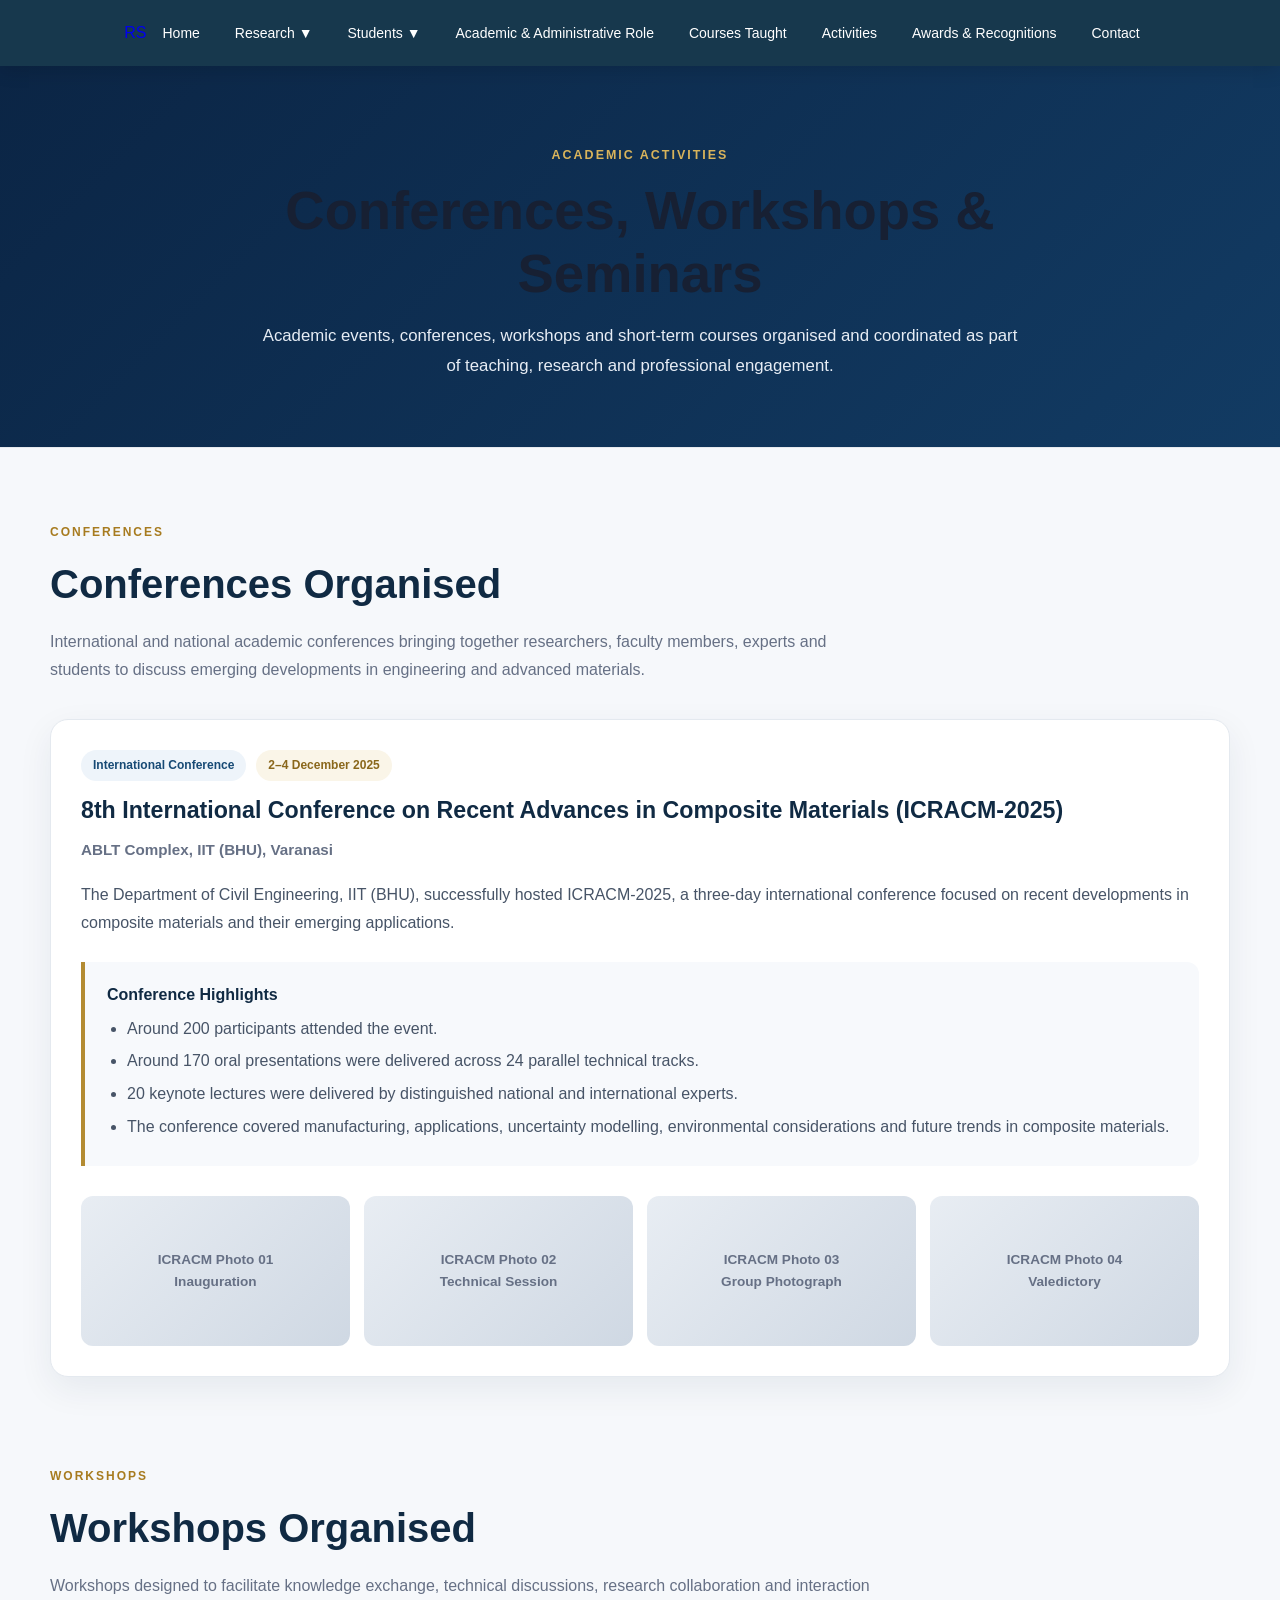
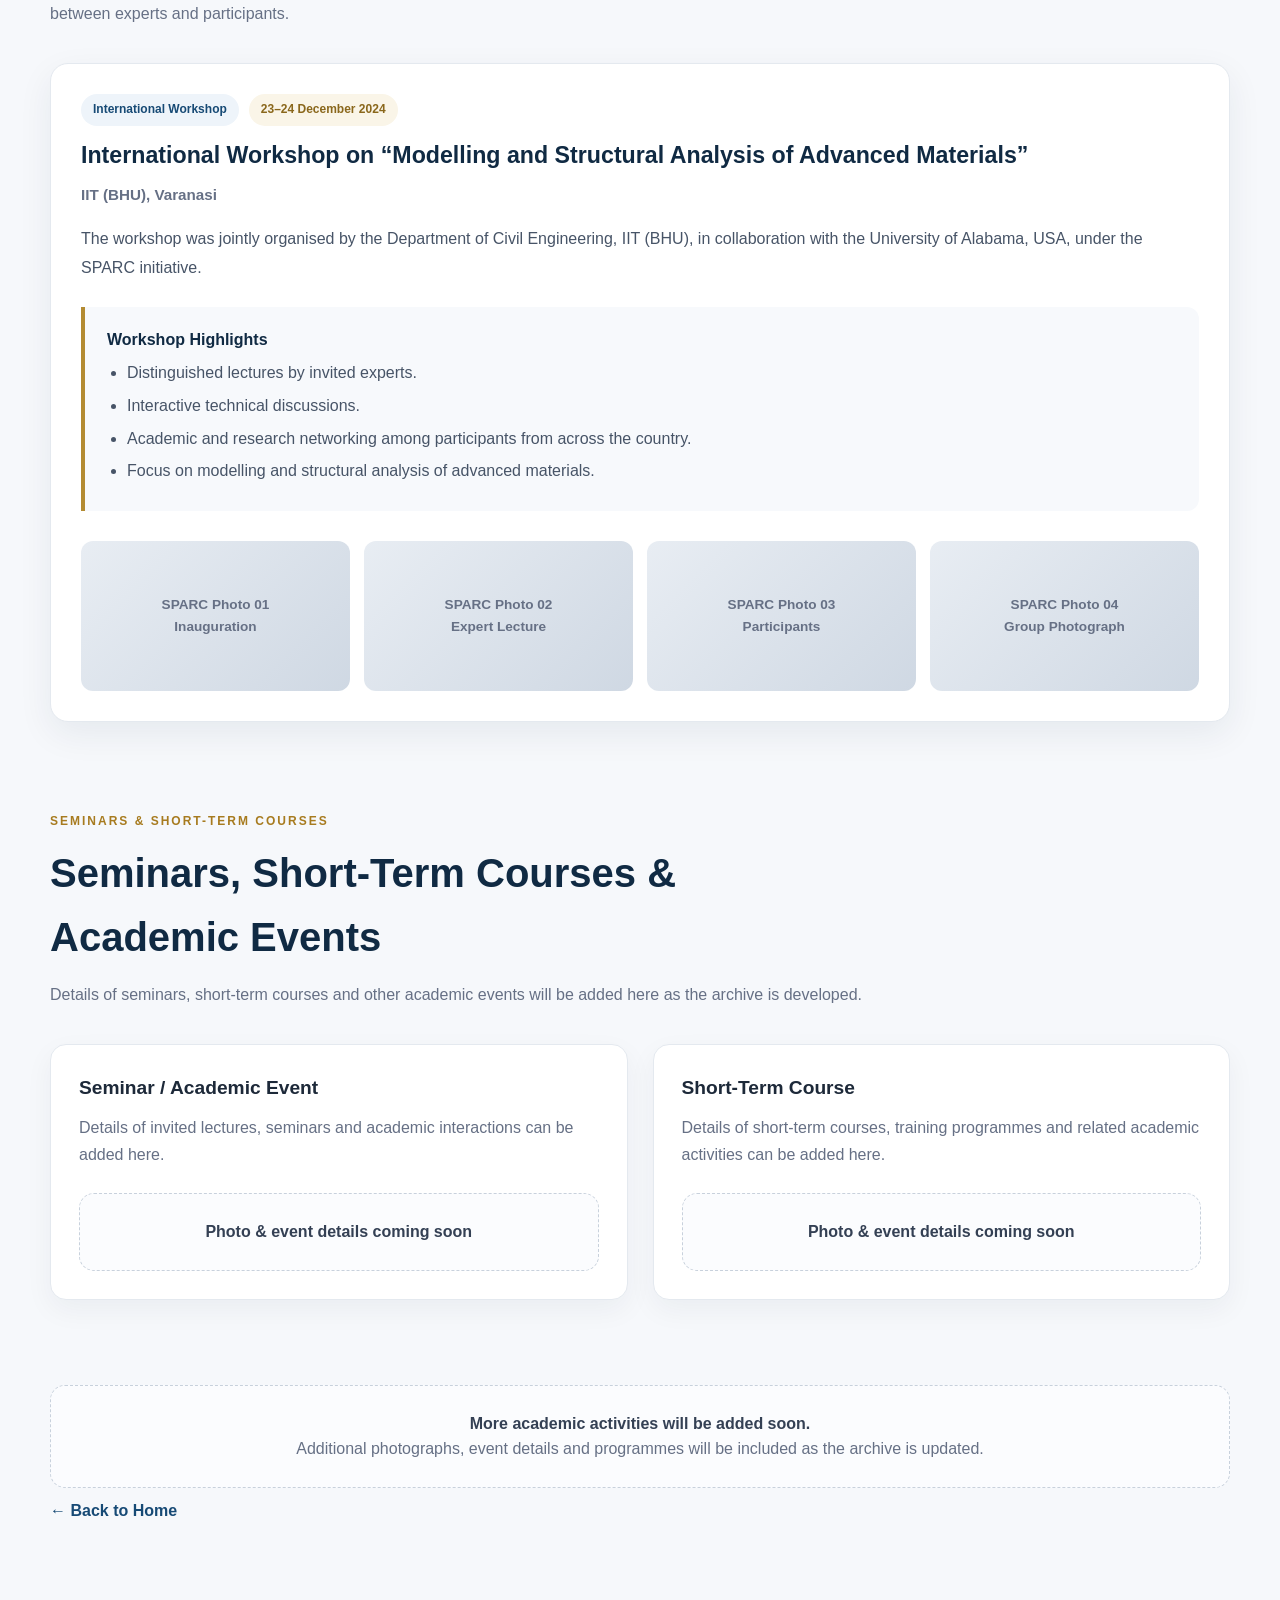
<file: activities_old.html>
<!DOCTYPE html>
<html lang="en">

<head>

    <meta charset="UTF-8">

    <meta name="viewport"
          content="width=device-width, initial-scale=1.0">

    <title>
        Conferences, Workshops &amp; Seminars | Dr. Rosalin Sahoo
    </title>

    <!-- MAIN WEBSITE CSS -->
    <link rel="stylesheet" href="css/style.css">

    <!-- ACTIVITIES PAGE CSS -->
    <link rel="stylesheet" href="css/activities.css">
    <link rel="stylesheet" href="css/header.css">


</head>


<body class="activities-page">


<!-- =====================================================
     HEADER
     Use the same header/navigation as your homepage
====================================================== -->

<header class="site-header">

    <div class="header-background">

        <div class="header-overlay">

            <div class="profile-content">

                <h1>
                    Dr. Rosalin Sahoo
                </h1>

                <h2>
                    Associate Professor
                </h2>

                <p>
                    Department of Civil Engineering<br>
                    Indian Institute of Technology (BHU), Varanasi
                </p>

            </div>

        </div>

    </div>


   <!-- =================================================
         NAVIGATION BAR
    ================================================== -->

    <nav class="navbar">

        <div class="nav-container">


            <!-- Small Logo -->

            <a href="index.html" class="nav-logo">
                RS
            </a>



            <!-- Main Menu -->

            <ul class="nav-menu">


                <!-- HOME -->

                <li>
                    <a href="index.html">
                        Home
                    </a>
                </li>

                <!-- RESEARCH -->

                <li class="dropdown">

                    <a href="#">
                        Research <span>▼</span>
                    </a>

                    <ul class="dropdown-menu">

                        <li>
                            <a href="research-areas.html">
                                Research Areas
                            </a>
                        </li>

                        <li>
                            <a href="publications.html">
                                Publications
                            </a>
                        </li>

                        <li>
                            <a href="sponsored-projects.html">
                                Sponsored Projects
                            </a>
                        </li>

                        <li>
                            <a href="patents.html">
                                Patents
                            </a>
                        </li>

                    </ul>

                </li>



                <!-- STUDENTS -->

                <li class="dropdown">

                    <a href="#">
                        Students <span>▼</span>
                    </a>

                    <ul class="dropdown-menu">

                        <li>
                            <a href="postdoctoral-fellows.html">
                                Postdoctoral Fellows
                            </a>
                        </li>

                        <li>
                            <a href="phd-students.html">
                                Ph.D. Students
                            </a>
                        </li>

                        <li>
                            <a href="pg-students.html">
                                PG Students (M.Tech. + IDD)
                            </a>
                        </li>

                    </ul>

                </li>



<!-- ACADEMIC & ADMINISTRATIVE ROLE -->
<li>
    <a href="academic-administrative-experience.html">
        Academic &amp; Administrative Role
    </a>
</li>


<!-- COURSES TAUGHT -->
<li>
    <a href="courses-taught.html">
        Courses Taught
    </a>
</li>


<!-- ACTIVITIES -->
<li>
    <a href="activities.html">
        Activities
    </a>
</li>


<!-- AWARDS -->
<li>
    <a href="awards.html">
        Awards &amp; Recognitions
    </a>
</li>


<!-- CONTACT -->
<li>
    <a href="contact.html">
        Contact
    </a>
</li>

            </ul>

        </div>

    </nav>

</header>



<!-- =====================================================
     MAIN CONTENT
====================================================== -->

<main>


    <!-- =================================================
         HERO
    ================================================== -->

    <section class="activities-hero">

        <div class="activities-hero-inner">

            <span class="activities-kicker">
                ACADEMIC ACTIVITIES
            </span>

            <h1>
                Conferences, Workshops &amp; Seminars
            </h1>

            <p>
                Academic events, conferences, workshops and
                short-term courses organised and coordinated
                as part of teaching, research and professional
                engagement.
            </p>

        </div>

    </section>



    <!-- =================================================
         CONTENT
    ================================================== -->

    <div class="activities-container">


        <!-- =================================================
             CONFERENCES
        ================================================== -->

        <section class="activity-section">

            <div class="activity-section-heading">

                <span class="section-label">
                    CONFERENCES
                </span>

                <h2>
                    Conferences Organised
                </h2>

                <p>
                    International and national academic conferences
                    bringing together researchers, faculty members,
                    experts and students to discuss emerging
                    developments in engineering and advanced
                    materials.
                </p>

            </div>


            <!-- ICRACM -->

            <article class="activity-card">

                <div class="activity-card-content">

                    <div class="activity-meta">

                        <span class="activity-tag">
                            International Conference
                        </span>

                        <span class="activity-date">
                            2–4 December 2025
                        </span>

                    </div>


                    <h3>
                        8th International Conference on Recent
                        Advances in Composite Materials (ICRACM-2025)
                    </h3>


                    <p class="event-location">
                        ABLT Complex, IIT (BHU), Varanasi
                    </p>


                    <p class="activity-description">
                        The Department of Civil Engineering, IIT (BHU),
                        successfully hosted ICRACM-2025, a three-day
                        international conference focused on recent
                        developments in composite materials and their
                        emerging applications.
                    </p>


                    <div class="activity-highlights">

                        <strong>
                            Conference Highlights
                        </strong>

                        <ul>

                            <li>
                                Around 200 participants attended the event.
                            </li>

                            <li>
                                Around 170 oral presentations were delivered
                                across 24 parallel technical tracks.
                            </li>

                            <li>
                                20 keynote lectures were delivered by
                                distinguished national and international experts.
                            </li>

                            <li>
                                The conference covered manufacturing,
                                applications, uncertainty modelling,
                                environmental considerations and future
                                trends in composite materials.
                            </li>

                        </ul>

                    </div>

                </div>


                <!-- PHOTO PLACEHOLDERS -->

                <div class="activity-gallery">

                    <div class="activity-photo">
                        <span>
                            ICRACM Photo 01<br>
                            Inauguration
                        </span>
                    </div>

                    <div class="activity-photo">
                        <span>
                            ICRACM Photo 02<br>
                            Technical Session
                        </span>
                    </div>

                    <div class="activity-photo">
                        <span>
                            ICRACM Photo 03<br>
                            Group Photograph
                        </span>
                    </div>

                    <div class="activity-photo">
                        <span>
                            ICRACM Photo 04<br>
                            Valedictory
                        </span>
                    </div>

                </div>

            </article>

        </section>



        <!-- =================================================
             WORKSHOPS
        ================================================== -->

        <section class="activity-section">

            <div class="activity-section-heading">

                <span class="section-label">
                    WORKSHOPS
                </span>

                <h2>
                    Workshops Organised
                </h2>

                <p>
                    Workshops designed to facilitate knowledge
                    exchange, technical discussions, research
                    collaboration and interaction between experts
                    and participants.
                </p>

            </div>


            <!-- SPARC WORKSHOP -->

            <article class="activity-card">

                <div class="activity-card-content">

                    <div class="activity-meta">

                        <span class="activity-tag">
                            International Workshop
                        </span>

                        <span class="activity-date">
                            23–24 December 2024
                        </span>

                    </div>


                    <h3>
                        International Workshop on
                        “Modelling and Structural Analysis of
                        Advanced Materials”
                    </h3>


                    <p class="event-location">
                        IIT (BHU), Varanasi
                    </p>


                    <p class="activity-description">
                        The workshop was jointly organised by the
                        Department of Civil Engineering, IIT (BHU),
                        in collaboration with the University of Alabama,
                        USA, under the SPARC initiative.
                    </p>


                    <div class="activity-highlights">

                        <strong>
                            Workshop Highlights
                        </strong>

                        <ul>

                            <li>
                                Distinguished lectures by invited experts.
                            </li>

                            <li>
                                Interactive technical discussions.
                            </li>

                            <li>
                                Academic and research networking among
                                participants from across the country.
                            </li>

                            <li>
                                Focus on modelling and structural analysis
                                of advanced materials.
                            </li>

                        </ul>

                    </div>

                </div>


                <!-- PHOTO PLACEHOLDERS -->

                <div class="activity-gallery">

                    <div class="activity-photo">
                        <span>
                            SPARC Photo 01<br>
                            Inauguration
                        </span>
                    </div>

                    <div class="activity-photo">
                        <span>
                            SPARC Photo 02<br>
                            Expert Lecture
                        </span>
                    </div>

                    <div class="activity-photo">
                        <span>
                            SPARC Photo 03<br>
                            Participants
                        </span>
                    </div>

                    <div class="activity-photo">
                        <span>
                            SPARC Photo 04<br>
                            Group Photograph
                        </span>
                    </div>

                </div>

            </article>

        </section>



        <!-- =================================================
             SHORT-TERM COURSES / SEMINARS
        ================================================== -->

        <section class="activity-section">

            <div class="activity-section-heading">

                <span class="section-label">
                    SEMINARS &amp; SHORT-TERM COURSES
                </span>

                <h2>
                    Seminars, Short-Term Courses &amp; Academic Events
                </h2>

                <p>
                    Details of seminars, short-term courses and other
                    academic events will be added here as the archive
                    is developed.
                </p>

            </div>


            <div class="activity-mini-grid">


                <!-- PLACEHOLDER 1 -->

                <article class="activity-mini-card">

                    <h3>
                        Seminar / Academic Event
                    </h3>

                    <p>
                        Details of invited lectures, seminars and
                        academic interactions can be added here.
                    </p>

                    <div class="activity-note">
                        <strong>
                            Photo &amp; event details coming soon
                        </strong>
                    </div>

                </article>


                <!-- PLACEHOLDER 2 -->

                <article class="activity-mini-card">

                    <h3>
                        Short-Term Course
                    </h3>

                    <p>
                        Details of short-term courses, training
                        programmes and related academic activities
                        can be added here.
                    </p>

                    <div class="activity-note">
                        <strong>
                            Photo &amp; event details coming soon
                        </strong>
                    </div>

                </article>

            </div>

        </section>



        <!-- =================================================
             FUTURE EVENTS
        ================================================== -->

        <div class="activity-note">

            <strong>
                More academic activities will be added soon.
            </strong>

            <br>

            Additional photographs, event details and programmes
            will be included as the archive is updated.

        </div>


        <!-- BACK TO HOME -->

        <a href="index.html" class="activities-back-link">
            ← Back to Home
        </a>

    </div>

</main>



<!-- =====================================================
     JAVASCRIPT
====================================================== -->

<script src="js/script.js"></script>

</body>

</html>
</file>
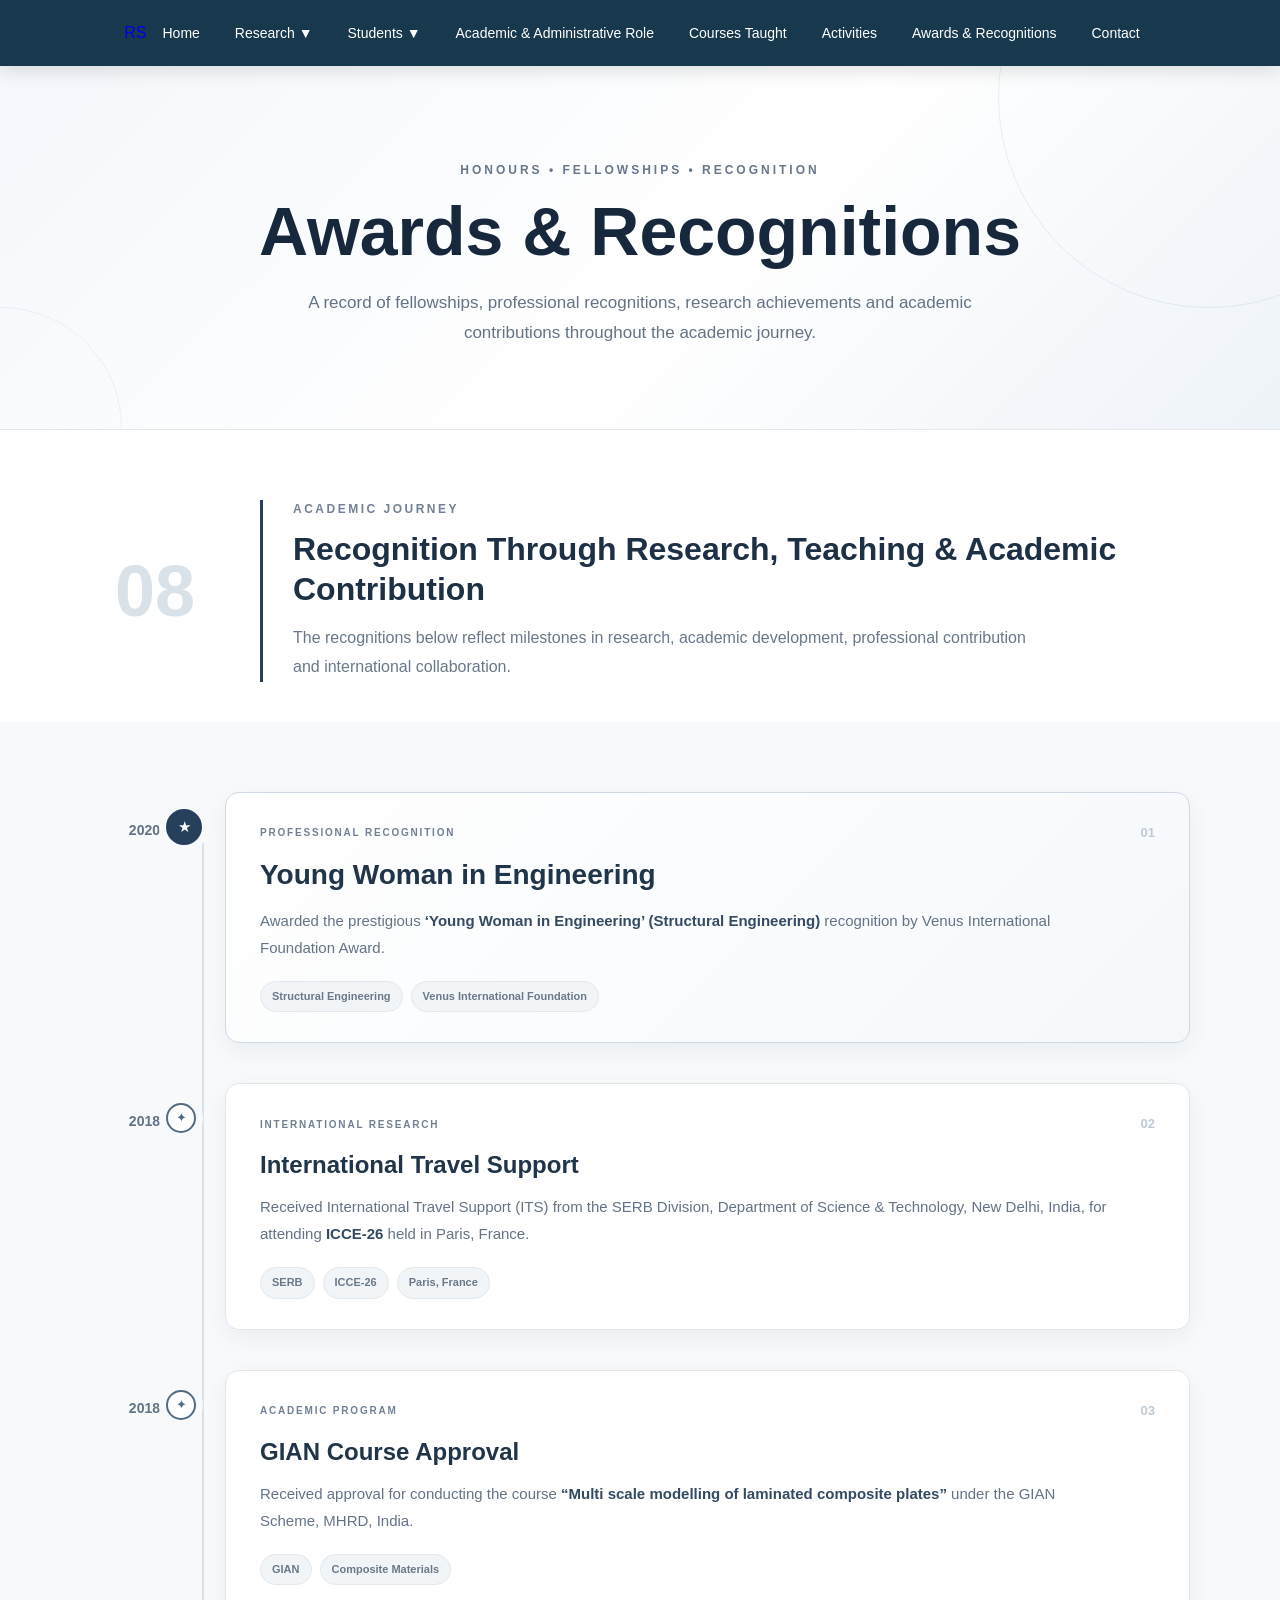
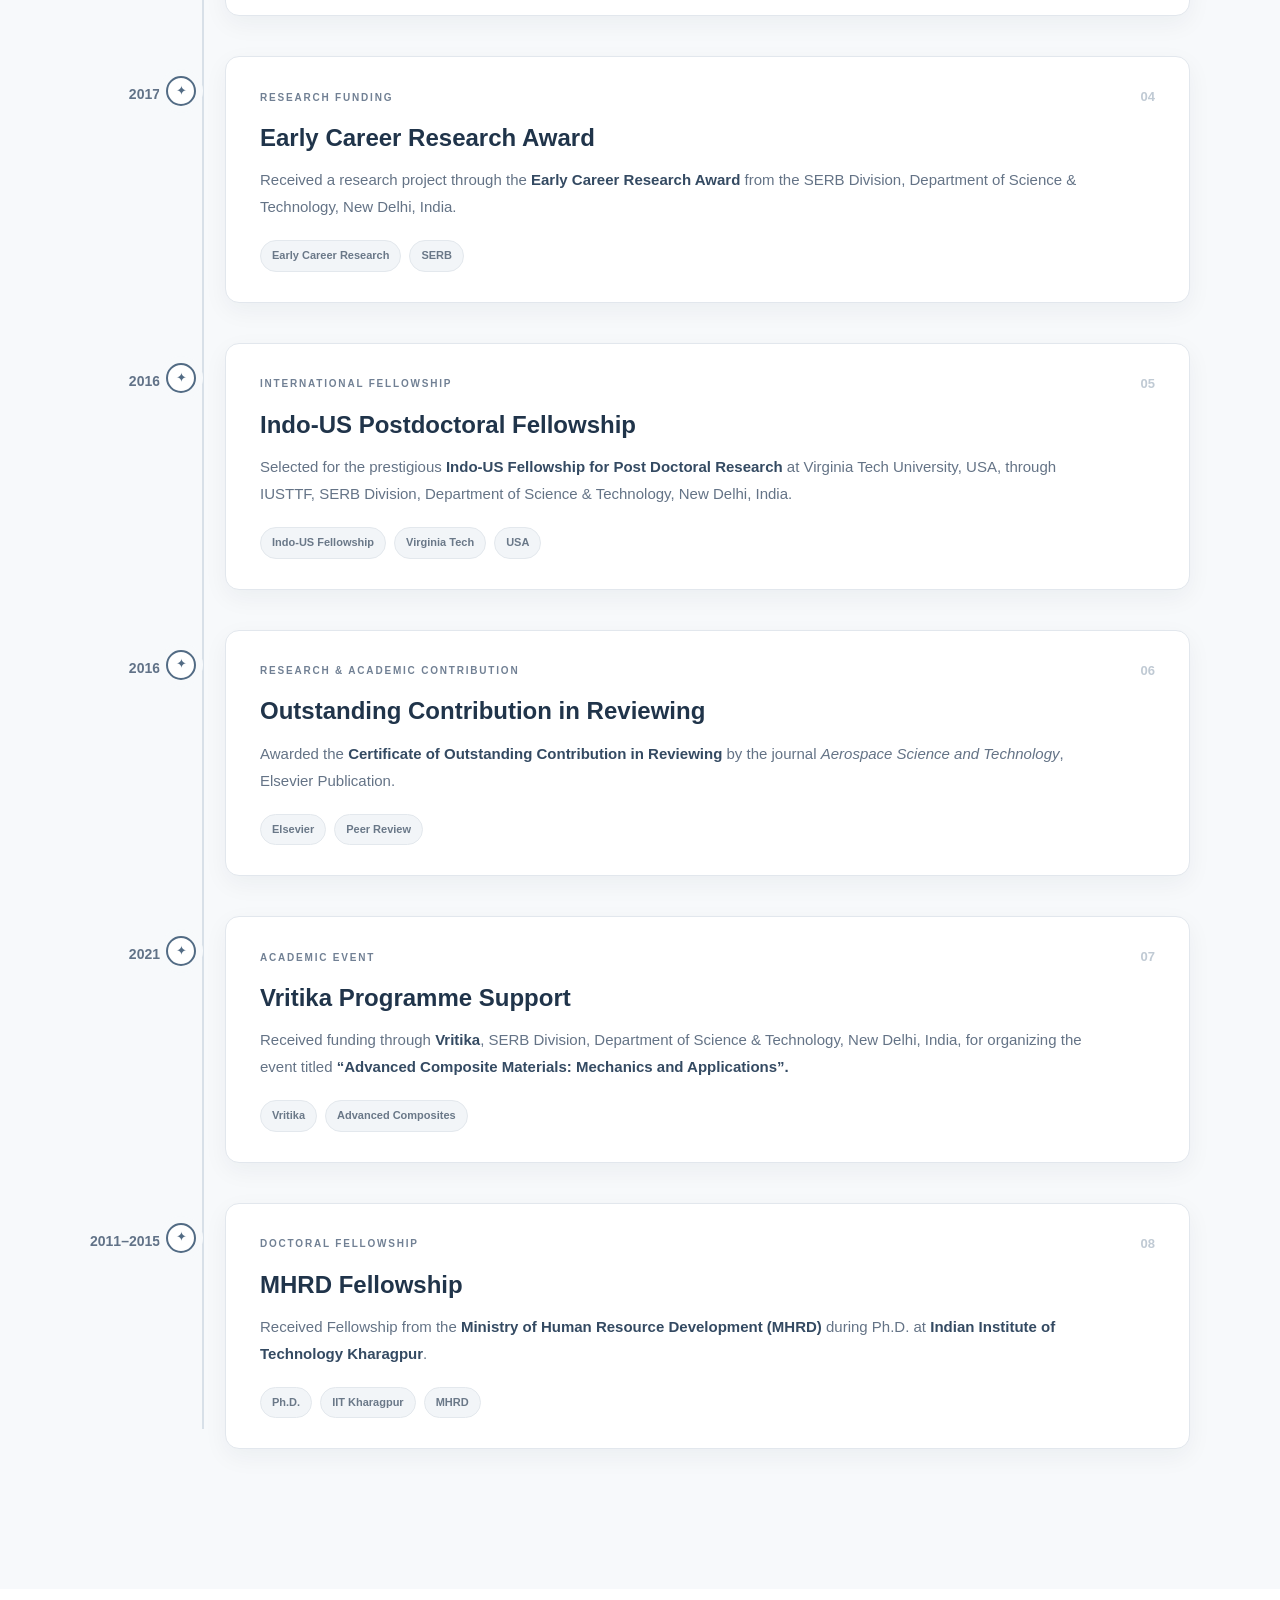
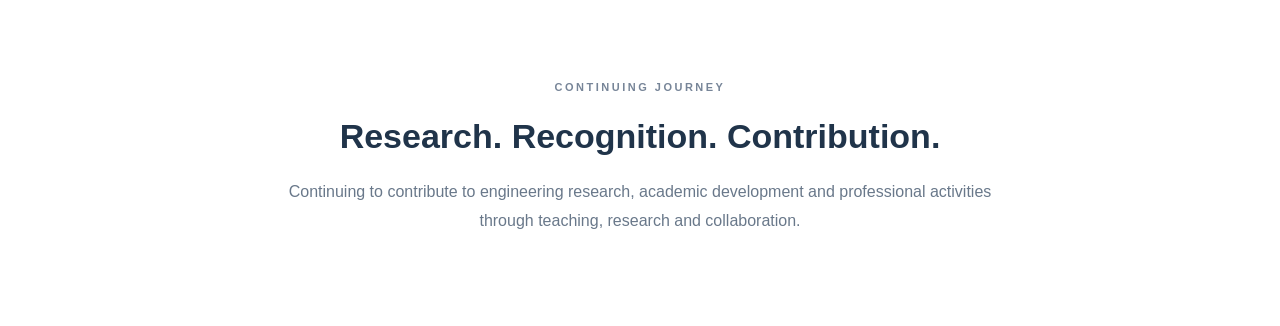
<file: awards.html>
<!DOCTYPE html>
<html lang="en">

<head>
    <meta charset="UTF-8">
    <meta name="viewport" content="width=device-width, initial-scale=1.0">

    <title>Awards & Recognitions | Dr. Rosalin Sahoo</title>

    <!-- Main Website CSS -->
    <link rel="stylesheet" href="css/style.css">

    <!-- Awards Page CSS -->
    <link rel="stylesheet" href="css/awards.css">
    <link rel="stylesheet" href="css/header.css">

</head>


<body>

<!-- =====================================================
     HEADER
====================================================== -->

<header class="site-header">

    <!-- IIT(BHU) IMAGE HEADER -->

    <div class="header-background">

        <div class="header-overlay">

            <div class="profile-content">

                <h1>Dr. Rosalin Sahoo</h1>

                <h2>Associate Professor</h2>

                <p>
                    Department of Civil Engineering<br>
                    Indian Institute of Technology (BHU), Varanasi
                </p>

            </div>

        </div>

    </div>


   <!-- =================================================
         NAVIGATION BAR
    ================================================== -->

    <nav class="navbar">

        <div class="nav-container">


            <!-- Small Logo -->

            <a href="index.html" class="nav-logo">
                RS
            </a>



            <!-- Main Menu -->

            <ul class="nav-menu">


                <!-- HOME -->

                <li>
                    <a href="index.html">
                        Home
                    </a>
                </li>

                <!-- RESEARCH -->

                <li class="dropdown">

                    <a href="#">
                        Research <span>▼</span>
                    </a>

                    <ul class="dropdown-menu">

                        <li>
                            <a href="research-areas.html">
                                Research Areas
                            </a>
                        </li>

                        <li>
                            <a href="publications.html">
                                Publications
                            </a>
                        </li>

                        <li>
                            <a href="sponsored-projects.html">
                                Sponsored Projects
                            </a>
                        </li>

                        <li>
                            <a href="patents.html">
                                Patents
                            </a>
                        </li>

                    </ul>

                </li>



                <!-- STUDENTS -->

                <li class="dropdown">

                    <a href="#">
                        Students <span>▼</span>
                    </a>

                    <ul class="dropdown-menu">

                        <li>
                            <a href="postdoctoral-fellows.html">
                                Postdoctoral Fellows
                            </a>
                        </li>

                        <li>
                            <a href="phd-students.html">
                                Ph.D. Students
                            </a>
                        </li>

                        <li>
                            <a href="pg-students.html">
                                PG Students (M.Tech. + IDD)
                            </a>
                        </li>

                    </ul>

                </li>



<!-- ACADEMIC & ADMINISTRATIVE ROLE -->
<li>
    <a href="academic-administrative-experience.html">
        Academic &amp; Administrative Role
    </a>
</li>


<!-- COURSES TAUGHT -->
<li>
    <a href="courses-taught.html">
        Courses Taught
    </a>
</li>


<!-- ACTIVITIES -->
<li>
    <a href="activities.html">
        Activities
    </a>
</li>


<!-- AWARDS -->
<li>
    <a href="awards.html">
        Awards &amp; Recognitions
    </a>
</li>


<!-- CONTACT -->
<li>
    <a href="contact.html">
        Contact
    </a>
</li>

            </ul>

        </div>

    </nav>

</header>



<!-- =====================================================
     MAIN CONTENT
====================================================== -->

<main>


    <!-- =================================================
         PAGE HERO
    ================================================== -->

    <section class="awards-hero">

        <div class="awards-hero-inner">

            <span class="awards-kicker">
                HONOURS • FELLOWSHIPS • RECOGNITION
            </span>

            <h1>
                Awards &amp; Recognitions
            </h1>

            <p>
                A record of fellowships, professional recognitions,
                research achievements and academic contributions
                throughout the academic journey.
            </p>

        </div>

    </section>



    <!-- =================================================
         AWARDS INTRODUCTION
    ================================================== -->

    <section class="awards-introduction">

        <div class="awards-introduction-inner">

            <div class="intro-number">
                08
            </div>

            <div class="intro-content">

                <span class="section-kicker">
                    ACADEMIC JOURNEY
                </span>

                <h2>
                    Recognition Through Research,
                    Teaching &amp; Academic Contribution
                </h2>

                <p>
                    The recognitions below reflect milestones in
                    research, academic development, professional
                    contribution and international collaboration.
                </p>

            </div>

        </div>

    </section>



    <!-- =================================================
         AWARDS TIMELINE
    ================================================== -->

    <section class="awards-section">

        <div class="awards-container">


            <!-- =========================================
                 AWARD 01
            ========================================== -->

            <article class="award-item featured-award">

                <div class="award-year">

                    <span>
                        2020
                    </span>

                </div>


                <div class="award-marker">
                    ★
                </div>


                <div class="award-card">

                    <div class="award-card-top">

                        <span class="award-category">
                            PROFESSIONAL RECOGNITION
                        </span>

                        <span class="award-number">
                            01
                        </span>

                    </div>

                    <h2>
                        Young Woman in Engineering
                    </h2>

                    <p>
                        Awarded the prestigious
                        <strong>‘Young Woman in Engineering’
                        (Structural Engineering)</strong>
                        recognition by Venus International
                        Foundation Award.
                    </p>

                    <div class="award-tags">

                        <span>
                            Structural Engineering
                        </span>

                        <span>
                            Venus International Foundation
                        </span>

                    </div>

                </div>

            </article>



            <!-- =========================================
                 AWARD 02
            ========================================== -->

            <article class="award-item">

                <div class="award-year">

                    <span>
                        2018
                    </span>

                </div>


                <div class="award-marker">
                    ✦
                </div>


                <div class="award-card">

                    <div class="award-card-top">

                        <span class="award-category">
                            INTERNATIONAL RESEARCH
                        </span>

                        <span class="award-number">
                            02
                        </span>

                    </div>

                    <h2>
                        International Travel Support
                    </h2>

                    <p>
                        Received International Travel Support (ITS)
                        from the SERB Division, Department of Science
                        &amp; Technology, New Delhi, India, for
                        attending <strong>ICCE-26</strong> held in
                        Paris, France.
                    </p>

                    <div class="award-tags">

                        <span>
                            SERB
                        </span>

                        <span>
                            ICCE-26
                        </span>

                        <span>
                            Paris, France
                        </span>

                    </div>

                </div>

            </article>



            <!-- =========================================
                 AWARD 03
            ========================================== -->

            <article class="award-item">

                <div class="award-year">

                    <span>
                        2018
                    </span>

                </div>


                <div class="award-marker">
                    ✦
                </div>


                <div class="award-card">

                    <div class="award-card-top">

                        <span class="award-category">
                            ACADEMIC PROGRAM
                        </span>

                        <span class="award-number">
                            03
                        </span>

                    </div>

                    <h2>
                        GIAN Course Approval
                    </h2>

                    <p>
                        Received approval for conducting the course
                        <strong>“Multi scale modelling of laminated
                        composite plates”</strong> under the GIAN
                        Scheme, MHRD, India.
                    </p>

                    <div class="award-tags">

                        <span>
                            GIAN
                        </span>

                        <span>
                            Composite Materials
                        </span>

                    </div>

                </div>

            </article>



            <!-- =========================================
                 AWARD 04
            ========================================== -->

            <article class="award-item">

                <div class="award-year">

                    <span>
                        2017
                    </span>

                </div>


                <div class="award-marker">
                    ✦
                </div>


                <div class="award-card">

                    <div class="award-card-top">

                        <span class="award-category">
                            RESEARCH FUNDING
                        </span>

                        <span class="award-number">
                            04
                        </span>

                    </div>

                    <h2>
                        Early Career Research Award
                    </h2>

                    <p>
                        Received a research project through the
                        <strong>Early Career Research Award</strong>
                        from the SERB Division, Department of Science
                        &amp; Technology, New Delhi, India.
                    </p>

                    <div class="award-tags">

                        <span>
                            Early Career Research
                        </span>

                        <span>
                            SERB
                        </span>

                    </div>

                </div>

            </article>



            <!-- =========================================
                 AWARD 05
            ========================================== -->

            <article class="award-item">

                <div class="award-year">

                    <span>
                        2016
                    </span>

                </div>


                <div class="award-marker">
                    ✦
                </div>


                <div class="award-card">

                    <div class="award-card-top">

                        <span class="award-category">
                            INTERNATIONAL FELLOWSHIP
                        </span>

                        <span class="award-number">
                            05
                        </span>

                    </div>

                    <h2>
                        Indo-US Postdoctoral Fellowship
                    </h2>

                    <p>
                        Selected for the prestigious
                        <strong>Indo-US Fellowship for Post Doctoral
                        Research</strong> at Virginia Tech University,
                        USA, through IUSTTF, SERB Division,
                        Department of Science &amp; Technology,
                        New Delhi, India.
                    </p>

                    <div class="award-tags">

                        <span>
                            Indo-US Fellowship
                        </span>

                        <span>
                            Virginia Tech
                        </span>

                        <span>
                            USA
                        </span>

                    </div>

                </div>

            </article>



            <!-- =========================================
                 AWARD 06
            ========================================== -->

            <article class="award-item">

                <div class="award-year">

                    <span>
                        2016
                    </span>

                </div>


                <div class="award-marker">
                    ✦
                </div>


                <div class="award-card">

                    <div class="award-card-top">

                        <span class="award-category">
                            RESEARCH &amp; ACADEMIC CONTRIBUTION
                        </span>

                        <span class="award-number">
                            06
                        </span>

                    </div>

                    <h2>
                        Outstanding Contribution in Reviewing
                    </h2>

                    <p>
                        Awarded the
                        <strong>Certificate of Outstanding
                        Contribution in Reviewing</strong>
                        by the journal
                        <em>Aerospace Science and Technology</em>,
                        Elsevier Publication.
                    </p>

                    <div class="award-tags">

                        <span>
                            Elsevier
                        </span>

                        <span>
                            Peer Review
                        </span>

                    </div>

                </div>

            </article>



            <!-- =========================================
                 AWARD 07
            ========================================== -->

            <article class="award-item">

                <div class="award-year">

                    <span>
                        2021
                    </span>

                </div>


                <div class="award-marker">
                    ✦
                </div>


                <div class="award-card">

                    <div class="award-card-top">

                        <span class="award-category">
                            ACADEMIC EVENT
                        </span>

                        <span class="award-number">
                            07
                        </span>

                    </div>

                    <h2>
                        Vritika Programme Support
                    </h2>

                    <p>
                        Received funding through
                        <strong>Vritika</strong>, SERB Division,
                        Department of Science &amp; Technology,
                        New Delhi, India, for organizing the event
                        titled
                        <strong>“Advanced Composite Materials:
                        Mechanics and Applications”.</strong>
                    </p>

                    <div class="award-tags">

                        <span>
                            Vritika
                        </span>

                        <span>
                            Advanced Composites
                        </span>

                    </div>

                </div>

            </article>



            <!-- =========================================
                 AWARD 08
            ========================================== -->

            <article class="award-item">

                <div class="award-year">

                    <span>
                        2011–2015
                    </span>

                </div>


                <div class="award-marker">
                    ✦
                </div>


                <div class="award-card">

                    <div class="award-card-top">

                        <span class="award-category">
                            DOCTORAL FELLOWSHIP
                        </span>

                        <span class="award-number">
                            08
                        </span>

                    </div>

                    <h2>
                        MHRD Fellowship
                    </h2>

                    <p>
                        Received Fellowship from the
                        <strong>Ministry of Human Resource Development
                        (MHRD)</strong> during Ph.D. at
                        <strong>Indian Institute of Technology
                        Kharagpur</strong>.
                    </p>

                    <div class="award-tags">

                        <span>
                            Ph.D.
                        </span>

                        <span>
                            IIT Kharagpur
                        </span>

                        <span>
                            MHRD
                        </span>

                    </div>

                </div>

            </article>


        </div>

    </section>



    <!-- =================================================
         CLOSING SECTION
    ================================================== -->

    <section class="awards-closing">

        <div class="awards-closing-inner">

            <span class="section-kicker">
                CONTINUING JOURNEY
            </span>

            <h2>
                Research. Recognition. Contribution.
            </h2>

            <p>
                Continuing to contribute to engineering research,
                academic development and professional activities
                through teaching, research and collaboration.
            </p>

        </div>

    </section>


</main>



<!-- =====================================================
     JAVASCRIPT
====================================================== -->

<script src="js/script.js"></script>

</body>

</html>
</file>
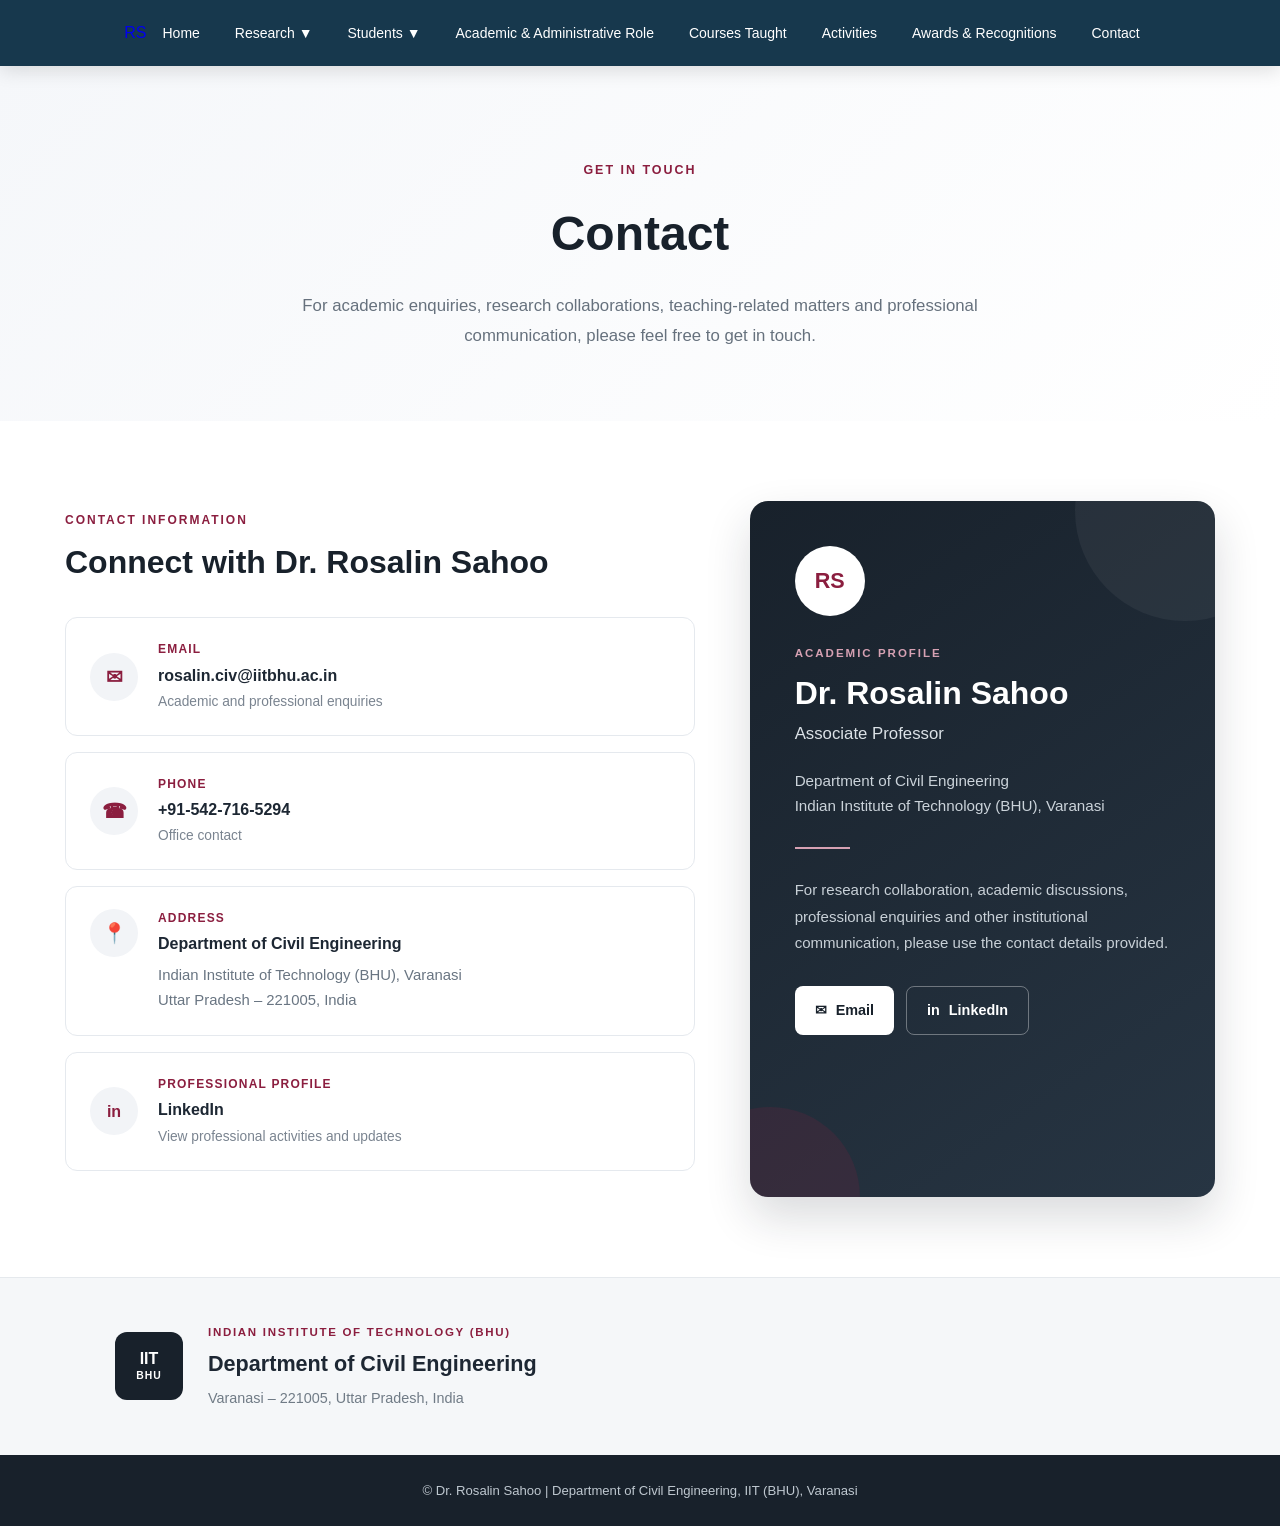
<file: contact.html>
<!DOCTYPE html>
<html lang="en">

<head>

    <meta charset="UTF-8">

    <meta name="viewport"
          content="width=device-width, initial-scale=1.0">

    <title>Contact | Dr. Rosalin Sahoo | IIT(BHU)</title>

    <link rel="stylesheet"
          href="css/style.css">

    <!-- Contact Page Specific CSS -->
    <link rel="stylesheet"
          href="css/contact.css">
    <link rel="stylesheet" href="css/header.css">
      

</head>


<body>


<!-- =====================================================
     HEADER
====================================================== -->

<header class="site-header">

    <!-- IIT(BHU) IMAGE HEADER -->

    <div class="header-background">

        <div class="header-overlay">

            <div class="profile-content">

                <h1>
                    Dr. Rosalin Sahoo
                </h1>

                <h2>
                    Associate Professor
                </h2>

                <p>
                    Department of Civil Engineering<br>
                    Indian Institute of Technology (BHU), Varanasi
                </p>

            </div>

        </div>

    </div>


   <!-- =================================================
         NAVIGATION BAR
    ================================================== -->

    <nav class="navbar">

        <div class="nav-container">


            <!-- Small Logo -->

            <a href="index.html" class="nav-logo">
                RS
            </a>



            <!-- Main Menu -->

            <ul class="nav-menu">


                <!-- HOME -->

                <li>
                    <a href="index.html">
                        Home
                    </a>
                </li>

                <!-- RESEARCH -->

                <li class="dropdown">

                    <a href="#">
                        Research <span>▼</span>
                    </a>

                    <ul class="dropdown-menu">

                        <li>
                            <a href="research-areas.html">
                                Research Areas
                            </a>
                        </li>

                        <li>
                            <a href="publications.html">
                                Publications
                            </a>
                        </li>

                        <li>
                            <a href="sponsored-projects.html">
                                Sponsored Projects
                            </a>
                        </li>

                        <li>
                            <a href="patents.html">
                                Patents
                            </a>
                        </li>

                    </ul>

                </li>



                <!-- STUDENTS -->

                <li class="dropdown">

                    <a href="#">
                        Students <span>▼</span>
                    </a>

                    <ul class="dropdown-menu">

                        <li>
                            <a href="postdoctoral-fellows.html">
                                Postdoctoral Fellows
                            </a>
                        </li>

                        <li>
                            <a href="phd-students.html">
                                Ph.D. Students
                            </a>
                        </li>

                        <li>
                            <a href="pg-students.html">
                                PG Students (M.Tech. + IDD)
                            </a>
                        </li>

                    </ul>

                </li>



<!-- ACADEMIC & ADMINISTRATIVE ROLE -->
<li>
    <a href="academic-administrative-experience.html">
        Academic &amp; Administrative Role
    </a>
</li>


<!-- COURSES TAUGHT -->
<li>
    <a href="courses-taught.html">
        Courses Taught
    </a>
</li>


<!-- ACTIVITIES -->
<li>
    <a href="activities.html">
        Activities
    </a>
</li>


<!-- AWARDS -->
<li>
    <a href="awards.html">
        Awards &amp; Recognitions
    </a>
</li>


<!-- CONTACT -->
<li>
    <a href="contact.html">
        Contact
    </a>
</li>

            </ul>

        </div>

    </nav>

</header>



<!-- =====================================================
     CONTACT PAGE
====================================================== -->

<main>


    <!-- PAGE INTRO -->

    <section class="contact-hero">

        <div class="contact-hero-inner">

            <span class="contact-kicker">
                GET IN TOUCH
            </span>

            <h1>
                Contact
            </h1>

            <p>
                For academic enquiries, research collaborations,
                teaching-related matters and professional
                communication, please feel free to get in touch.
            </p>

        </div>

    </section>



    <!-- =================================================
         CONTACT INFORMATION
    ================================================== -->

    <section class="contact-section">

        <div class="contact-container">


            <!-- =========================================
                 LEFT COLUMN
            ========================================== -->

            <div class="contact-information">


                <div class="contact-section-title">

                    <span>
                        CONTACT INFORMATION
                    </span>

                    <h2>
                        Connect with Dr. Rosalin Sahoo
                    </h2>

                </div>


                <!-- EMAIL -->

                <a href="mailto:rosalin.civ@iitbhu.ac.in"
                   class="contact-item">

                    <div class="contact-icon">

                        ✉

                    </div>

                    <div class="contact-item-content">

                        <span>
                            Email
                        </span>

                        <strong>
                            rosalin.civ@iitbhu.ac.in
                        </strong>

                        <small>
                            Academic and professional enquiries
                        </small>

                    </div>

                </a>



                <!-- PHONE -->

                <a href="tel:+915427165294"
                   class="contact-item">

                    <div class="contact-icon">

                        ☎

                    </div>

                    <div class="contact-item-content">

                        <span>
                            Phone
                        </span>

                        <strong>
                            +91-542-716-5294
                        </strong>

                        <small>
                            Office contact
                        </small>

                    </div>

                </a>



                <!-- ADDRESS -->

                <div class="contact-item contact-address">

                    <div class="contact-icon">

                        📍

                    </div>

                    <div class="contact-item-content">

                        <span>
                            Address
                        </span>

                        <strong>
                            Department of Civil Engineering
                        </strong>

                        <p>
                            Indian Institute of Technology (BHU),
                            Varanasi<br>
                            Uttar Pradesh – 221005, India
                        </p>

                    </div>

                </div>



                <!-- LINKEDIN -->

                <a href="https://www.linkedin.com/in/rosalin-sahoo-b9ab0b42/recent-activity/all/"
                   target="_blank"
                   rel="noopener noreferrer"
                   class="contact-item">

                    <div class="contact-icon linkedin-icon">

                        in

                    </div>

                    <div class="contact-item-content">

                        <span>
                            Professional Profile
                        </span>

                        <strong>
                            LinkedIn
                        </strong>

                        <small>
                            View professional activities and updates
                        </small>

                    </div>

                </a>


            </div>



            <!-- =========================================
                 RIGHT COLUMN
            ========================================== -->

            <div class="contact-highlight">


                <div class="contact-highlight-inner">


                    <div class="contact-badge">

                        RS

                    </div>


                    <span class="contact-highlight-kicker">

                        ACADEMIC PROFILE

                    </span>


                    <h2>

                        Dr. Rosalin Sahoo

                    </h2>


                    <h3>

                        Associate Professor

                    </h3>


                    <p class="contact-affiliation">

                        Department of Civil Engineering<br>

                        Indian Institute of Technology (BHU),
                        Varanasi

                    </p>


                    <div class="contact-divider"></div>


                    <p class="contact-description">

                        For research collaboration, academic
                        discussions, professional enquiries and
                        other institutional communication, please
                        use the contact details provided.

                    </p>


                    <!-- QUICK ACTIONS -->

                    <div class="contact-actions">


                        <a href="mailto:rosalin.civ@iitbhu.ac.in"
                           class="contact-button primary">

                            <span>
                                ✉
                            </span>

                            Email

                        </a>


                        <a href="https://www.linkedin.com/in/rosalin-sahoo-b9ab0b42/recent-activity/all/"
                           target="_blank"
                           rel="noopener noreferrer"
                           class="contact-button secondary">

                            <span>
                                in
                            </span>

                            LinkedIn

                        </a>


                    </div>


                </div>

            </div>


        </div>

    </section>



    <!-- =================================================
         INSTITUTION BANNER
    ================================================== -->

    <section class="contact-institution">

        <div class="institution-inner">

            <div class="institution-mark">

                IIT<br>
                <small>BHU</small>

            </div>


            <div>

                <span>
                    INDIAN INSTITUTE OF TECHNOLOGY (BHU)
                </span>

                <h2>
                    Department of Civil Engineering
                </h2>

                <p>
                    Varanasi – 221005, Uttar Pradesh, India
                </p>

            </div>

        </div>

    </section>


</main>



<!-- =====================================================
     FOOTER
====================================================== -->

<footer class="contact-footer">

    <p>
        © Dr. Rosalin Sahoo | Department of Civil Engineering,
        IIT (BHU), Varanasi
    </p>

</footer>


<script src="js/script.js"></script>

</body>

</html>
</file>
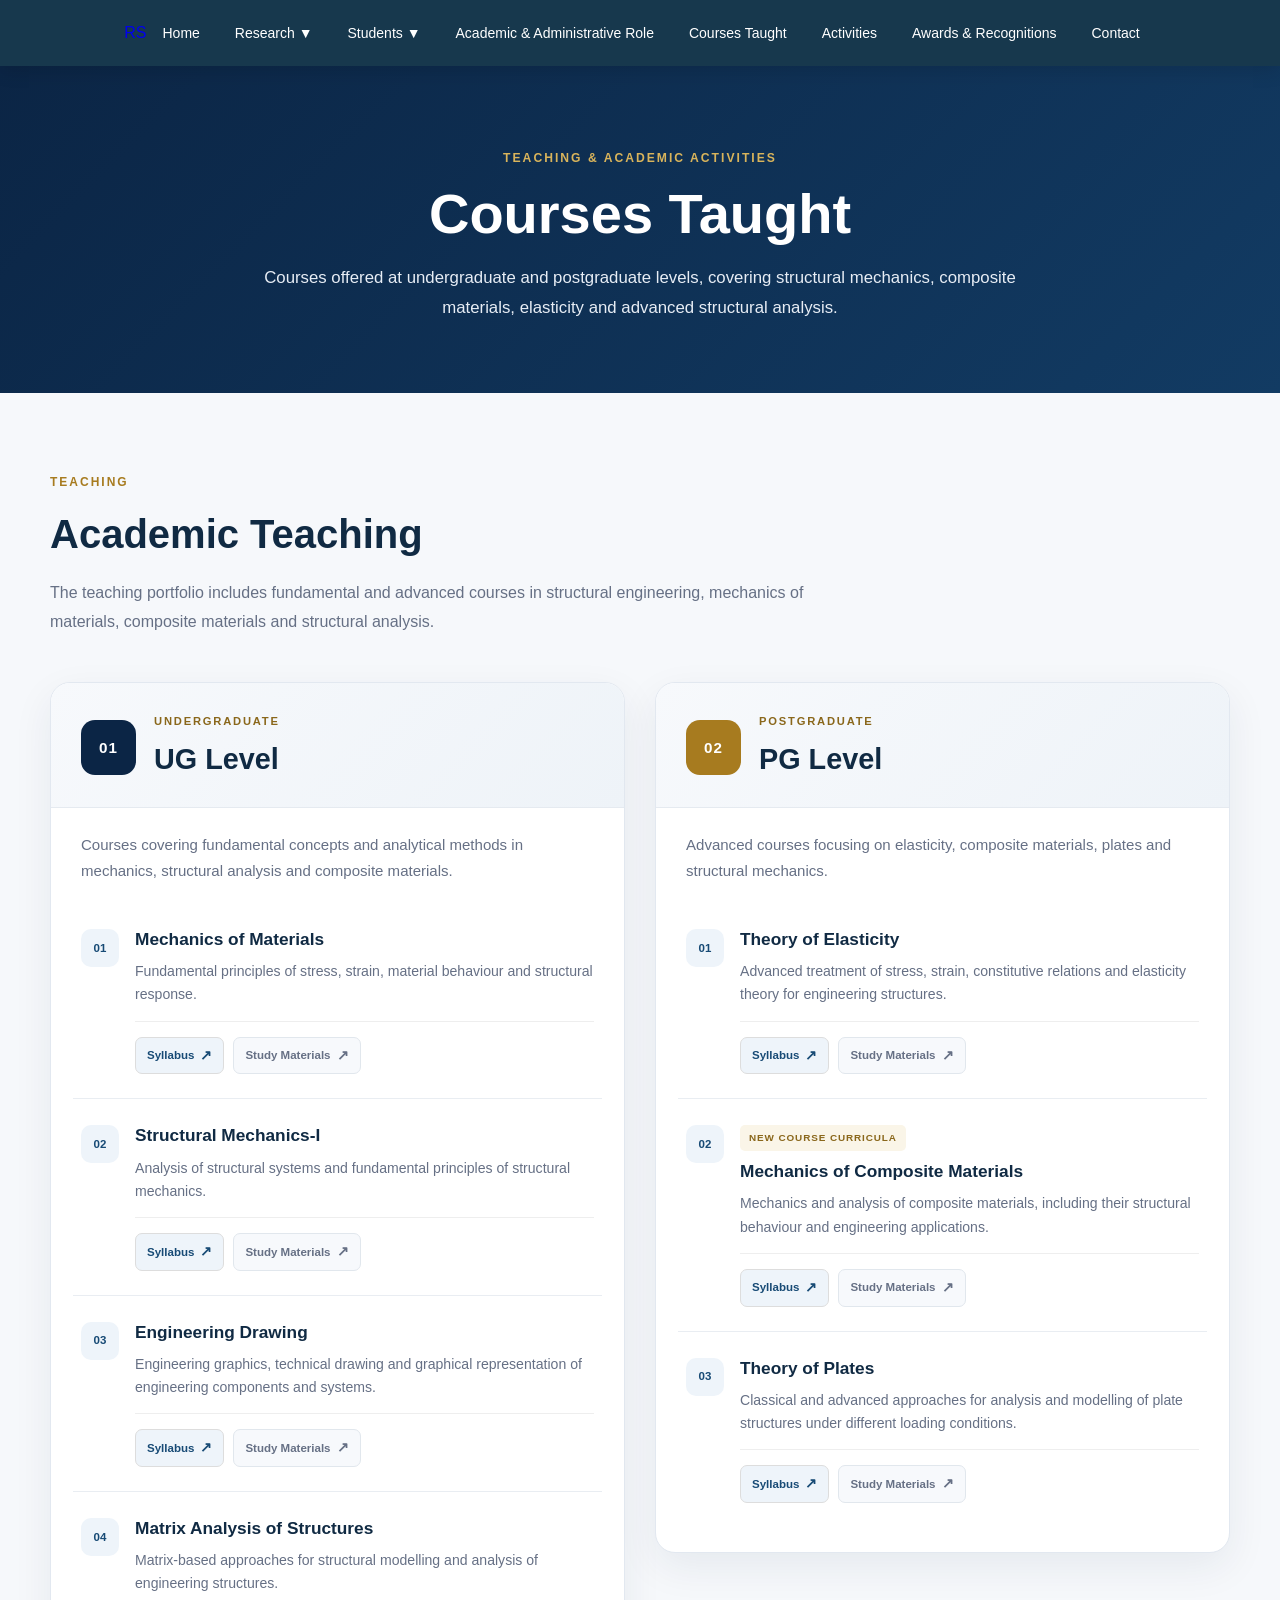
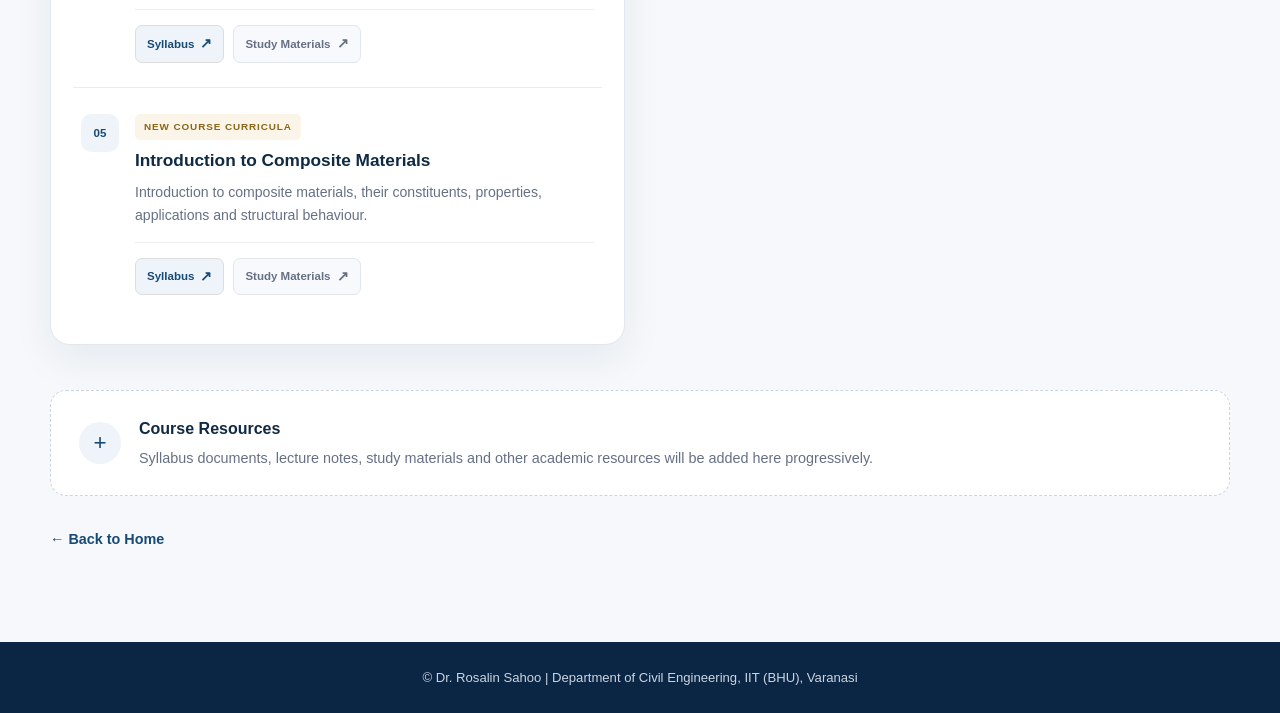
<file: courses-taught.html>
<!DOCTYPE html>
<html lang="en">

<head>

    <meta charset="UTF-8">
    <meta name="viewport" content="width=device-width, initial-scale=1.0">

    <title>Courses Taught | Dr. Rosalin Sahoo | IIT (BHU)</title>

    <!-- MAIN WEBSITE CSS -->
    <link rel="stylesheet" href="css/style.css">

    <!-- COURSES PAGE CSS -->
    <link rel="stylesheet" href="css/courses-taught.css">
    <link rel="stylesheet" href="css/header.css">


</head>


<body>


<!-- =========================================================
     HEADER
========================================================= -->

<header class="site-header">

    <!-- IIT(BHU) IMAGE HEADER -->

    <div class="header-background">

        <div class="header-overlay">

            <div class="profile-content">

                <h1>Dr. Rosalin Sahoo</h1>

                <h2>Associate Professor</h2>

                <p>
                    Department of Civil Engineering<br>
                    Indian Institute of Technology (BHU), Varanasi
                </p>

            </div>

        </div>

    </div>


   <!-- =================================================
         NAVIGATION BAR
    ================================================== -->

    <nav class="navbar">

        <div class="nav-container">


            <!-- Small Logo -->

            <a href="index.html" class="nav-logo">
                RS
            </a>



            <!-- Main Menu -->

            <ul class="nav-menu">


                <!-- HOME -->

                <li>
                    <a href="index.html">
                        Home
                    </a>
                </li>

                <!-- RESEARCH -->

                <li class="dropdown">

                    <a href="#">
                        Research <span>▼</span>
                    </a>

                    <ul class="dropdown-menu">

                        <li>
                            <a href="research-areas.html">
                                Research Areas
                            </a>
                        </li>

                        <li>
                            <a href="publications.html">
                                Publications
                            </a>
                        </li>

                        <li>
                            <a href="sponsored-projects.html">
                                Sponsored Projects
                            </a>
                        </li>

                        <li>
                            <a href="patents.html">
                                Patents
                            </a>
                        </li>

                    </ul>

                </li>



                <!-- STUDENTS -->

                <li class="dropdown">

                    <a href="#">
                        Students <span>▼</span>
                    </a>

                    <ul class="dropdown-menu">

                        <li>
                            <a href="postdoctoral-fellows.html">
                                Postdoctoral Fellows
                            </a>
                        </li>

                        <li>
                            <a href="phd-students.html">
                                Ph.D. Students
                            </a>
                        </li>

                        <li>
                            <a href="pg-students.html">
                                PG Students (M.Tech. + IDD)
                            </a>
                        </li>

                    </ul>

                </li>



<!-- ACADEMIC & ADMINISTRATIVE ROLE -->
<li>
    <a href="academic-administrative-experience.html">
        Academic &amp; Administrative Role
    </a>
</li>


<!-- COURSES TAUGHT -->
<li>
    <a href="courses-taught.html">
        Courses Taught
    </a>
</li>


<!-- ACTIVITIES -->
<li>
    <a href="activities.html">
        Activities
    </a>
</li>


<!-- AWARDS -->
<li>
    <a href="awards.html">
        Awards &amp; Recognitions
    </a>
</li>


<!-- CONTACT -->
<li>
    <a href="contact.html">
        Contact
    </a>
</li>

            </ul>

        </div>

    </nav>

</header>



<!-- =========================================================
     COURSES PAGE
========================================================= -->

<main class="courses-page">


    <!-- =====================================================
         HERO
    ====================================================== -->

    <section class="courses-hero">

        <div class="courses-hero-inner">

            <span class="courses-kicker">
                TEACHING &amp; ACADEMIC ACTIVITIES
            </span>

            <h1>
                Courses Taught
            </h1>

            <p>
                Courses offered at undergraduate and postgraduate levels,
                covering structural mechanics, composite materials,
                elasticity and advanced structural analysis.
            </p>

        </div>

    </section>



    <!-- =====================================================
         COURSE CONTENT
    ====================================================== -->

    <section class="courses-container">


        <!-- INTRODUCTION -->

        <div class="courses-intro">

            <span class="section-label">
                TEACHING
            </span>

            <h2>
                Academic Teaching
            </h2>

            <p>
                The teaching portfolio includes fundamental and advanced
                courses in structural engineering, mechanics of materials,
                composite materials and structural analysis.
            </p>

        </div>



        <!-- =================================================
             TWO COLUMN COURSE LAYOUT
        ================================================== -->

        <div class="course-level-grid">


            <!-- =================================================
                 UG COURSES
            ================================================== -->

            <section class="course-level-card undergraduate">

                <div class="course-card-header">

                    <div class="course-level-number">
                        01
                    </div>

                    <div>

                        <span class="course-level-label">
                            UNDERGRADUATE
                        </span>

                        <h2>
                            UG Level
                        </h2>

                    </div>

                </div>


                <p class="course-level-description">
                    Courses covering fundamental concepts and analytical
                    methods in mechanics, structural analysis and
                    composite materials.
                </p>


                <div class="course-list">


                    <!-- COURSE 1 -->

                    <article class="course-item">

                        <div class="course-icon">
                            01
                        </div>

                        <div class="course-info">

                            <h3>
                                Mechanics of Materials
                            </h3>

                            <p>
                                Fundamental principles of stress, strain,
                                material behaviour and structural response.
                            </p>

                            <div class="course-links">

                                <a href="syllabus/mechanics-of-materials.pdf"
                                   class="course-link"
                                   target="_blank">

                                    Syllabus
                                    <span>↗</span>

                                </a>

                                <a href="study-materials/mechanics-of-materials.html"
                                   class="course-link secondary"
                                   target="_blank">

                                    Study Materials
                                    <span>↗</span>

                                </a>

                            </div>

                        </div>

                    </article>



                    <!-- COURSE 2 -->

                    <article class="course-item">

                        <div class="course-icon">
                            02
                        </div>

                        <div class="course-info">

                            <h3>
                                Structural Mechanics-I
                            </h3>

                            <p>
                                Analysis of structural systems and
                                fundamental principles of structural
                                mechanics.
                            </p>

                            <div class="course-links">

                                <a href="syllabus/structural-mechanics-i.pdf"
                                   class="course-link"
                                   target="_blank">

                                    Syllabus
                                    <span>↗</span>

                                </a>

                                <a href="study-materials/structural-mechanics-i.html"
                                   class="course-link secondary"
                                   target="_blank">

                                    Study Materials
                                    <span>↗</span>

                                </a>

                            </div>

                        </div>

                    </article>



                    <!-- COURSE 3 -->

                    <article class="course-item">

                        <div class="course-icon">
                            03
                        </div>

                        <div class="course-info">

                            <h3>
                                Engineering Drawing
                            </h3>

                            <p>
                                Engineering graphics, technical drawing
                                and graphical representation of engineering
                                components and systems.
                            </p>

                            <div class="course-links">

                                <a href="syllabus/engineering-drawing.pdf"
                                   class="course-link"
                                   target="_blank">

                                    Syllabus
                                    <span>↗</span>

                                </a>

                                <a href="study-materials/engineering-drawing.html"
                                   class="course-link secondary"
                                   target="_blank">

                                    Study Materials
                                    <span>↗</span>

                                </a>

                            </div>

                        </div>

                    </article>



                    <!-- COURSE 4 -->

                    <article class="course-item">

                        <div class="course-icon">
                            04
                        </div>

                        <div class="course-info">

                            <h3>
                                Matrix Analysis of Structures
                            </h3>

                            <p>
                                Matrix-based approaches for structural
                                modelling and analysis of engineering
                                structures.
                            </p>

                            <div class="course-links">

                                <a href="syllabus/matrix-analysis-of-structures.pdf"
                                   class="course-link"
                                   target="_blank">

                                    Syllabus
                                    <span>↗</span>

                                </a>

                                <a href="study-materials/matrix-analysis-of-structures.html"
                                   class="course-link secondary"
                                   target="_blank">

                                    Study Materials
                                    <span>↗</span>

                                </a>

                            </div>

                        </div>

                    </article>



                    <!-- COURSE 5 -->

                    <article class="course-item featured-course">

                        <div class="course-icon">
                            05
                        </div>

                        <div class="course-info">

                            <div class="new-course-badge">
                                NEW COURSE CURRICULA
                            </div>

                            <h3>
                                Introduction to Composite Materials
                            </h3>

                            <p>
                                Introduction to composite materials,
                                their constituents, properties, applications
                                and structural behaviour.
                            </p>

                            <div class="course-links">

                                <a href="syllabus/introduction-to-composite-materials.pdf"
                                   class="course-link"
                                   target="_blank">

                                    Syllabus
                                    <span>↗</span>

                                </a>

                                <a href="study-materials/introduction-to-composite-materials.html"
                                   class="course-link secondary"
                                   target="_blank">

                                    Study Materials
                                    <span>↗</span>

                                </a>

                            </div>

                        </div>

                    </article>


                </div>

            </section>



            <!-- =================================================
                 PG COURSES
            ================================================== -->

            <section class="course-level-card postgraduate">

                <div class="course-card-header">

                    <div class="course-level-number">
                        02
                    </div>

                    <div>

                        <span class="course-level-label">
                            POSTGRADUATE
                        </span>

                        <h2>
                            PG Level
                        </h2>

                    </div>

                </div>


                <p class="course-level-description">
                    Advanced courses focusing on elasticity, composite
                    materials, plates and structural mechanics.
                </p>


                <div class="course-list">


                    <!-- COURSE 1 -->

                    <article class="course-item">

                        <div class="course-icon">
                            01
                        </div>

                        <div class="course-info">

                            <h3>
                                Theory of Elasticity
                            </h3>

                            <p>
                                Advanced treatment of stress, strain,
                                constitutive relations and elasticity
                                theory for engineering structures.
                            </p>

                            <div class="course-links">

                                <a href="syllabus/theory-of-elasticity.pdf"
                                   class="course-link"
                                   target="_blank">

                                    Syllabus
                                    <span>↗</span>

                                </a>

                                <a href="study-materials/theory-of-elasticity.html"
                                   class="course-link secondary"
                                   target="_blank">

                                    Study Materials
                                    <span>↗</span>

                                </a>

                            </div>

                        </div>

                    </article>



                    <!-- COURSE 2 -->

                    <article class="course-item featured-course">

                        <div class="course-icon">
                            02
                        </div>

                        <div class="course-info">

                            <div class="new-course-badge">
                                NEW COURSE CURRICULA
                            </div>

                            <h3>
                                Mechanics of Composite Materials
                            </h3>

                            <p>
                                Mechanics and analysis of composite materials,
                                including their structural behaviour and
                                engineering applications.
                            </p>

                            <div class="course-links">

                                <a href="syllabus/mechanics-of-composite-materials.pdf"
                                   class="course-link"
                                   target="_blank">

                                    Syllabus
                                    <span>↗</span>

                                </a>

                                <a href="study-materials/mechanics-of-composite-materials.html"
                                   class="course-link secondary"
                                   target="_blank">

                                    Study Materials
                                    <span>↗</span>

                                </a>

                            </div>

                        </div>

                    </article>



                    <!-- COURSE 3 -->

                    <article class="course-item">

                        <div class="course-icon">
                            03
                        </div>

                        <div class="course-info">

                            <h3>
                                Theory of Plates
                            </h3>

                            <p>
                                Classical and advanced approaches for
                                analysis and modelling of plate structures
                                under different loading conditions.
                            </p>

                            <div class="course-links">

                                <a href="syllabus/theory-of-plates.pdf"
                                   class="course-link"
                                   target="_blank">

                                    Syllabus
                                    <span>↗</span>

                                </a>

                                <a href="study-materials/theory-of-plates.html"
                                   class="course-link secondary"
                                   target="_blank">

                                    Study Materials
                                    <span>↗</span>

                                </a>

                            </div>

                        </div>

                    </article>


                </div>

            </section>


        </div>



        <!-- =================================================
             TEACHING NOTE
        ================================================== -->

        <div class="courses-note">

            <div class="courses-note-icon">
                +
            </div>

            <div>

                <h3>
                    Course Resources
                </h3>

                <p>
                    Syllabus documents, lecture notes, study materials
                    and other academic resources will be added here
                    progressively.
                </p>

            </div>

        </div>


        <!-- BACK -->

        <div class="courses-back">

            <a href="index.html">
                ← Back to Home
            </a>

        </div>


    </section>

</main>



<!-- =========================================================
     FOOTER
========================================================= -->

<footer class="courses-footer">

    <p>
        © Dr. Rosalin Sahoo | Department of Civil Engineering,
        IIT (BHU), Varanasi
    </p>

</footer>


<script src="js/script.js"></script>

</body>

</html>
</file>
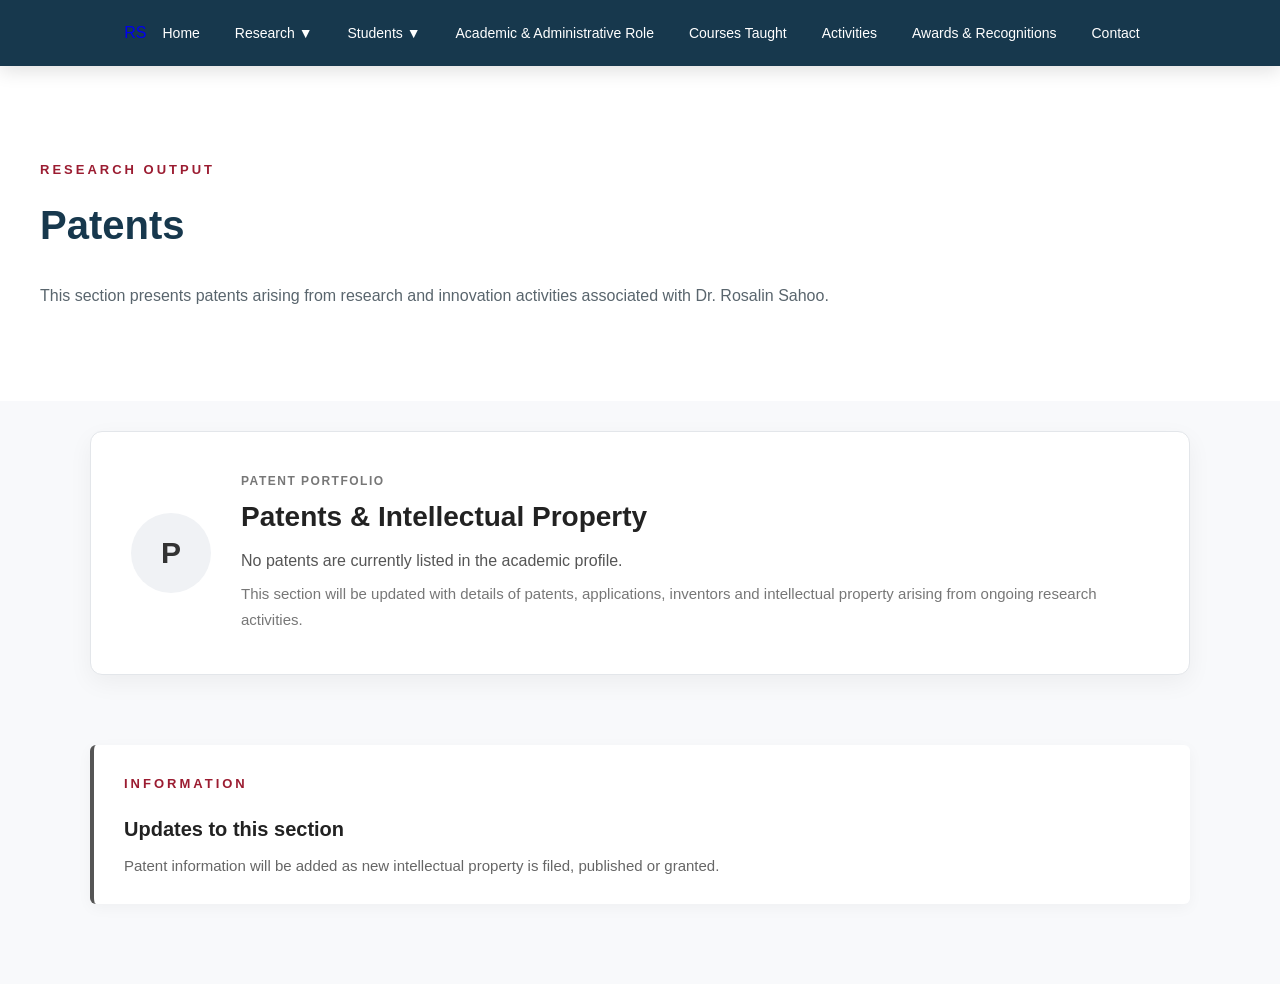
<file: patents.html>
<!DOCTYPE html>
<html lang="en">

<head>

    <meta charset="UTF-8">

    <meta name="viewport"
          content="width=device-width, initial-scale=1.0">

    <title>Patents | Dr. Rosalin Sahoo</title>

    <link rel="stylesheet" href="css/style.css">
    <link rel="stylesheet" href="css/header.css">


</head>


<body>


    <!-- =========================================
         HEADER
    ========================================== -->

    <header class="site-header">

        <div class="header-background">

            <div class="header-overlay">

                <div class="profile-content">

                    <h1>Dr. Rosalin Sahoo</h1>

                    <h2>Associate Professor</h2>

                    <p>
                        Department of Civil Engineering<br>
                        Indian Institute of Technology (BHU), Varanasi
                    </p>

                </div>

            </div>

        </div>


       <!-- =================================================
         NAVIGATION BAR
    ================================================== -->

    <nav class="navbar">

        <div class="nav-container">


            <!-- Small Logo -->

            <a href="index.html" class="nav-logo">
                RS
            </a>



            <!-- Main Menu -->

            <ul class="nav-menu">


                <!-- HOME -->

                <li>
                    <a href="index.html">
                        Home
                    </a>
                </li>

                <!-- RESEARCH -->

                <li class="dropdown">

                    <a href="#">
                        Research <span>▼</span>
                    </a>

                    <ul class="dropdown-menu">

                        <li>
                            <a href="research-areas.html">
                                Research Areas
                            </a>
                        </li>

                        <li>
                            <a href="publications.html">
                                Publications
                            </a>
                        </li>

                        <li>
                            <a href="sponsored-projects.html">
                                Sponsored Projects
                            </a>
                        </li>

                        <li>
                            <a href="patents.html">
                                Patents
                            </a>
                        </li>

                    </ul>

                </li>



                <!-- STUDENTS -->

                <li class="dropdown">

                    <a href="#">
                        Students <span>▼</span>
                    </a>

                    <ul class="dropdown-menu">

                        <li>
                            <a href="postdoctoral-fellows.html">
                                Postdoctoral Fellows
                            </a>
                        </li>

                        <li>
                            <a href="phd-students.html">
                                Ph.D. Students
                            </a>
                        </li>

                        <li>
                            <a href="pg-students.html">
                                PG Students (M.Tech. + IDD)
                            </a>
                        </li>

                    </ul>

                </li>



<!-- ACADEMIC & ADMINISTRATIVE ROLE -->
<li>
    <a href="academic-administrative-experience.html">
        Academic &amp; Administrative Role
    </a>
</li>


<!-- COURSES TAUGHT -->
<li>
    <a href="courses-taught.html">
        Courses Taught
    </a>
</li>


<!-- ACTIVITIES -->
<li>
    <a href="activities.html">
        Activities
    </a>
</li>


<!-- AWARDS -->
<li>
    <a href="awards.html">
        Awards &amp; Recognitions
    </a>
</li>


<!-- CONTACT -->
<li>
    <a href="contact.html">
        Contact
    </a>
</li>

            </ul>

        </div>

    </nav>

    </header>



    <!-- =========================================
         MAIN CONTENT
    ========================================== -->

    <main>


        <!-- =========================================
             PATENTS INTRODUCTION
        ========================================== -->

        <section class="content-section">

            <div class="content-container">

                <span class="section-kicker">
                    RESEARCH OUTPUT
                </span>

                <h2>
                    Patents
                </h2>

                <p>
                    This section presents patents arising from
                    research and innovation activities associated
                    with Dr. Rosalin Sahoo.
                </p>

            </div>

        </section>



        <!-- =========================================
             PATENTS STATUS
        ========================================== -->

        <section class="patents-section">

            <div class="patents-container">


                <div class="patent-status-card">


                    <!-- ICON -->

                    <div class="patent-icon">
                        P
                    </div>


                    <!-- CONTENT -->

                    <div class="patent-status-content">

                        <span class="patent-status-label">
                            PATENT PORTFOLIO
                        </span>

                        <h2>
                            Patents &amp; Intellectual Property
                        </h2>

                        <p>
                            No patents are currently listed in
                            the academic profile.
                        </p>

                        <p class="patent-update-text">

                            This section will be updated with
                            details of patents, applications,
                            inventors and intellectual property
                            arising from ongoing research activities.

                        </p>

                    </div>


                </div>


            </div>

        </section>



        <!-- =========================================
             FUTURE UPDATE
        ========================================== -->

        <section class="patent-note-section">

            <div class="patent-note">

                <span class="section-kicker">
                    INFORMATION
                </span>

                <h3>
                    Updates to this section
                </h3>

                <p>
                    Patent information will be added as new
                    intellectual property is filed, published
                    or granted.
                </p>

            </div>

        </section>


    </main>



</body>

</html>
</file>
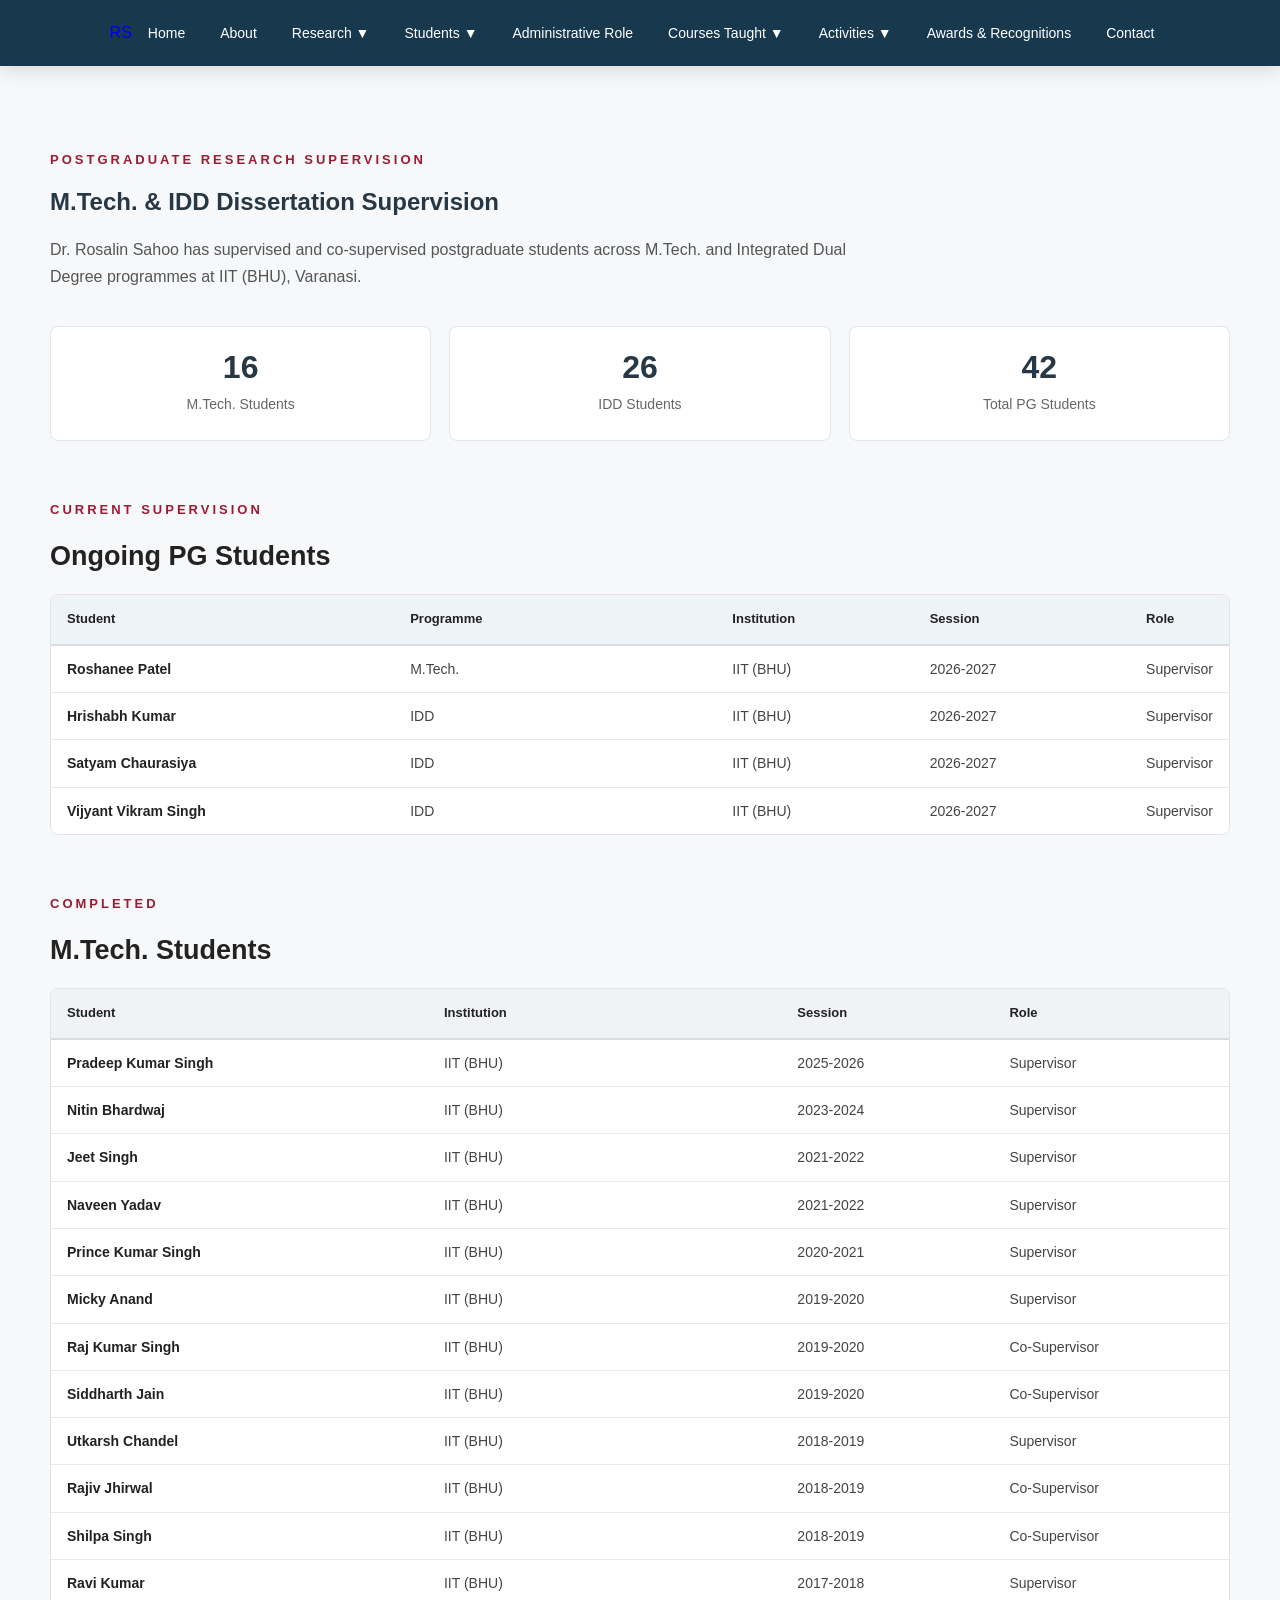
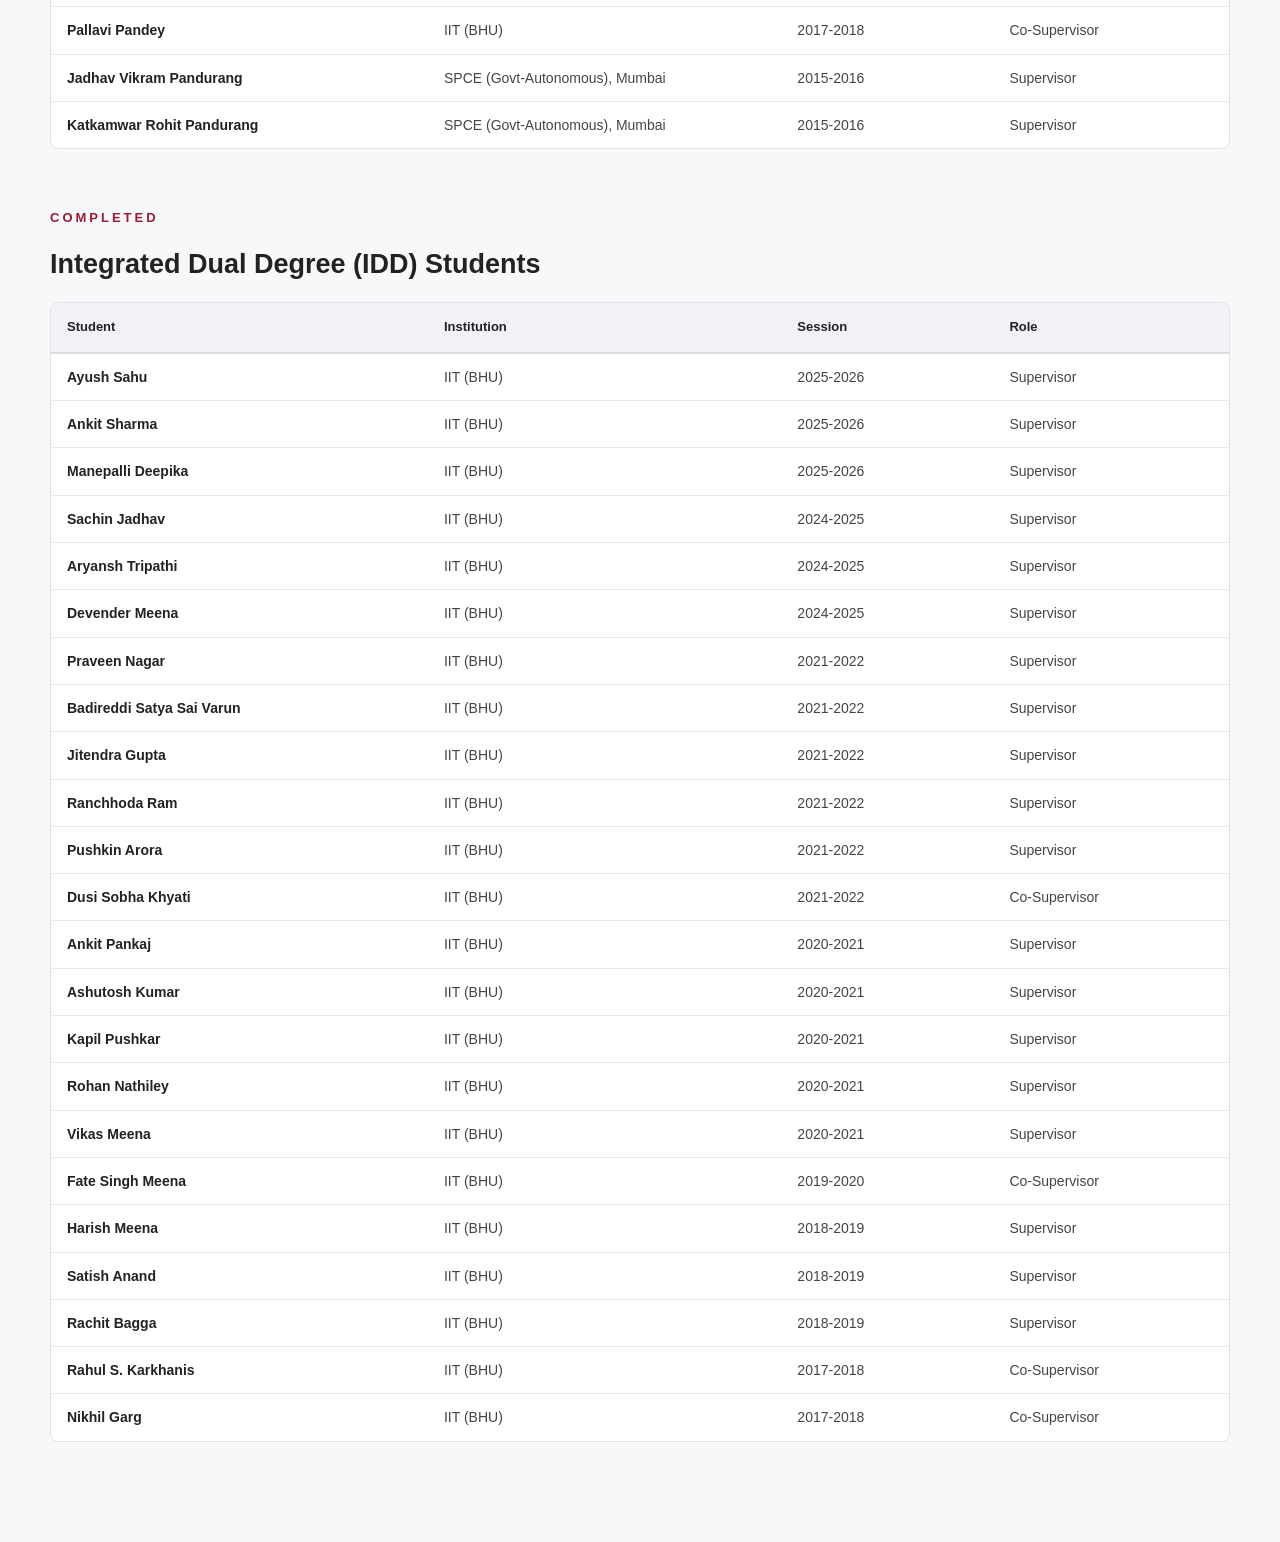
<file: pg-students.html>
<!DOCTYPE html>
<html lang="en">

<head>

    <meta charset="UTF-8">

    <meta name="viewport"
          content="width=device-width, initial-scale=1.0">

    <title>PG Students | Dr. Rosalin Sahoo</title>

    <link rel="stylesheet" href="css/style.css">
    <link rel="stylesheet" href="css/header.css">


</head>


<body>

    <!-- =========================================
         HEADER
    ========================================== -->

    <header class="site-header">

        <div class="header-background">

            <div class="header-overlay">

                <div class="profile-content">

                    <h1>Dr. Rosalin Sahoo</h1>

                    <h2>Associate Professor</h2>

                    <p>
                        Department of Civil Engineering<br>
                        Indian Institute of Technology (BHU), Varanasi
                    </p>

                </div>

            </div>

        </div>


        <!-- =====================================
             NAVIGATION
        ====================================== -->

        <nav class="navbar">

            <div class="nav-container">

                <a href="index.html" class="nav-logo">
                    RS
                </a>

                <ul class="nav-menu">

                    <li>
                        <a href="index.html">Home</a>
                    </li>

                    <li>
                        <a href="about.html">About</a>
                    </li>


                    <!-- RESEARCH -->

                    <li class="dropdown">

                        <a href="#">
                            Research <span>▼</span>
                        </a>

                        <ul class="dropdown-menu">

                            <li>
                                <a href="research-areas.html">
                                    Research Areas
                                </a>
                            </li>

                            <li>
                                <a href="publications.html">
                                    Publications
                                </a>
                            </li>

                            <li>
                                <a href="sponsored-projects.html">
                                    Sponsored Projects
                                </a>
                            </li>

                            <li>
                                <a href="patents.html">
                                    Patents
                                </a>
                            </li>

                        </ul>

                    </li>


                    <!-- STUDENTS -->

                    <li class="dropdown">

                        <a href="#">
                            Students <span>▼</span>
                        </a>

                        <ul class="dropdown-menu">

                            <li>
                                <a href="postdoctoral-fellows.html">
                                    Postdoctoral Fellows
                                </a>
                            </li>

                            <li>
                                <a href="phd-students.html">
                                    PhD Students
                                </a>
                            </li>

                            <li>
                                <a href="pg-students.html">
                                    PG Students
                                </a>
                            </li>

                        </ul>

                    </li>


                    <li>
                        <a href="administrative-role.html">
                            Administrative Role
                        </a>
                    </li>


                    <!-- COURSES -->

                    <li class="dropdown">

                        <a href="#">
                            Courses Taught <span>▼</span>
                        </a>

                        <ul class="dropdown-menu">

                            <li>
                                <a href="ug-courses.html">
                                    UG Courses
                                </a>
                            </li>

                            <li>
                                <a href="pg-courses.html">
                                    PG Courses
                                </a>
                            </li>

                        </ul>

                    </li>


                    <!-- ACTIVITIES -->

                    <li class="dropdown">

                        <a href="#">
                            Activities <span>▼</span>
                        </a>

                        <ul class="dropdown-menu">

                            <li>
                                <a href="conferences.html">
                                    Conferences
                                </a>
                            </li>

                            <li>
                                <a href="workshops.html">
                                    Workshops
                                </a>
                            </li>

                        </ul>

                    </li>


                    <li>
                        <a href="awards.html">
                            Awards &amp; Recognitions
                        </a>
                    </li>


                    <li>
                        <a href="contact.html">
                            Contact
                        </a>
                    </li>

                </ul>

            </div>

        </nav>

    </header>


    <!-- =========================================
         PG STUDENTS
    ========================================== -->

    <main>

        <section class="pg-students-section">

            <div class="pg-students-container">

                <span class="section-kicker">
                    POSTGRADUATE RESEARCH SUPERVISION
                </span>

                <h2>
                    M.Tech. &amp; IDD Dissertation Supervision
                </h2>

                <p class="pg-intro">
                    Dr. Rosalin Sahoo has supervised and co-supervised
                    postgraduate students across M.Tech. and Integrated
                    Dual Degree programmes at IIT (BHU), Varanasi.
                </p>


                <!-- =====================================
                     SUMMARY
                ====================================== -->

                <div class="pg-summary">

                    <div class="pg-summary-card">

                        <strong>16</strong>

                        <span>
                            M.Tech. Students
                        </span>

                    </div>


                    <div class="pg-summary-card">

                        <strong>26</strong>

                        <span>
                            IDD Students
                        </span>

                    </div>


                    <div class="pg-summary-card">

                        <strong>42</strong>

                        <span>
                            Total PG Students
                        </span>

                    </div>

                </div>


                <!-- =====================================
                     ONGOING STUDENTS
                ====================================== -->

                <section class="student-table-section">

                    <div class="student-table-heading">

                        <span class="section-kicker">
                            CURRENT SUPERVISION
                        </span>

                        <h3>
                            Ongoing PG Students
                        </h3>

                    </div>


                    <div class="student-table-wrapper">

                        <table class="student-table">

                            <thead>

                                <tr>
                                    <th>Student</th>
                                    <th>Programme</th>
                                    <th>Institution</th>
                                    <th>Session</th>
                                    <th>Role</th>
                                </tr>

                            </thead>


                            <tbody>

                                <tr>
                                    <td>Roshanee Patel</td>
                                    <td>M.Tech.</td>
                                    <td>IIT (BHU)</td>
                                    <td>2026-2027</td>
                                    <td>Supervisor</td>
                                </tr>

                                <tr>
                                    <td>Hrishabh Kumar</td>
                                    <td>IDD</td>
                                    <td>IIT (BHU)</td>
                                    <td>2026-2027</td>
                                    <td>Supervisor</td>
                                </tr>

                                <tr>
                                    <td>Satyam Chaurasiya</td>
                                    <td>IDD</td>
                                    <td>IIT (BHU)</td>
                                    <td>2026-2027</td>
                                    <td>Supervisor</td>
                                </tr>

                                <tr>
                                    <td>Vijyant Vikram Singh</td>
                                    <td>IDD</td>
                                    <td>IIT (BHU)</td>
                                    <td>2026-2027</td>
                                    <td>Supervisor</td>
                                </tr>

                            </tbody>

                        </table>

                    </div>

                </section>


                <!-- =====================================
                     COMPLETED M.TECH STUDENTS
                ====================================== -->

                <section class="student-table-section">

                    <div class="student-table-heading">

                        <span class="section-kicker">
                            COMPLETED
                        </span>

                        <h3>
                            M.Tech. Students
                        </h3>

                    </div>


                    <div class="student-table-wrapper">

                        <table class="student-table">

                            <thead>

                                <tr>
                                    <th>Student</th>
                                    <th>Institution</th>
                                    <th>Session</th>
                                    <th>Role</th>
                                </tr>

                            </thead>


                            <tbody>

                                <tr>
                                    <td>Pradeep Kumar Singh</td>
                                    <td>IIT (BHU)</td>
                                    <td>2025-2026</td>
                                    <td>Supervisor</td>
                                </tr>

                                <tr>
                                    <td>Nitin Bhardwaj</td>
                                    <td>IIT (BHU)</td>
                                    <td>2023-2024</td>
                                    <td>Supervisor</td>
                                </tr>

                                <tr>
                                    <td>Jeet Singh</td>
                                    <td>IIT (BHU)</td>
                                    <td>2021-2022</td>
                                    <td>Supervisor</td>
                                </tr>

                                <tr>
                                    <td>Naveen Yadav</td>
                                    <td>IIT (BHU)</td>
                                    <td>2021-2022</td>
                                    <td>Supervisor</td>
                                </tr>

                                <tr>
                                    <td>Prince Kumar Singh</td>
                                    <td>IIT (BHU)</td>
                                    <td>2020-2021</td>
                                    <td>Supervisor</td>
                                </tr>

                                <tr>
                                    <td>Micky Anand</td>
                                    <td>IIT (BHU)</td>
                                    <td>2019-2020</td>
                                    <td>Supervisor</td>
                                </tr>

                                <tr>
                                    <td>Raj Kumar Singh</td>
                                    <td>IIT (BHU)</td>
                                    <td>2019-2020</td>
                                    <td>Co-Supervisor</td>
                                </tr>

                                <tr>
                                    <td>Siddharth Jain</td>
                                    <td>IIT (BHU)</td>
                                    <td>2019-2020</td>
                                    <td>Co-Supervisor</td>
                                </tr>

                                <tr>
                                    <td>Utkarsh Chandel</td>
                                    <td>IIT (BHU)</td>
                                    <td>2018-2019</td>
                                    <td>Supervisor</td>
                                </tr>

                                <tr>
                                    <td>Rajiv Jhirwal</td>
                                    <td>IIT (BHU)</td>
                                    <td>2018-2019</td>
                                    <td>Co-Supervisor</td>
                                </tr>

                                <tr>
                                    <td>Shilpa Singh</td>
                                    <td>IIT (BHU)</td>
                                    <td>2018-2019</td>
                                    <td>Co-Supervisor</td>
                                </tr>

                                <tr>
                                    <td>Ravi Kumar</td>
                                    <td>IIT (BHU)</td>
                                    <td>2017-2018</td>
                                    <td>Supervisor</td>
                                </tr>

                                <tr>
                                    <td>Pallavi Pandey</td>
                                    <td>IIT (BHU)</td>
                                    <td>2017-2018</td>
                                    <td>Co-Supervisor</td>
                                </tr>

                                <tr>
                                    <td>Jadhav Vikram Pandurang</td>
                                    <td>SPCE (Govt-Autonomous), Mumbai</td>
                                    <td>2015-2016</td>
                                    <td>Supervisor</td>
                                </tr>

                                <tr>
                                    <td>Katkamwar Rohit Pandurang</td>
                                    <td>SPCE (Govt-Autonomous), Mumbai</td>
                                    <td>2015-2016</td>
                                    <td>Supervisor</td>
                                </tr>

                            </tbody>

                        </table>

                    </div>

                </section>


                <!-- =====================================
                     COMPLETED IDD STUDENTS
                ====================================== -->

                <section class="student-table-section">

                    <div class="student-table-heading">

                        <span class="section-kicker">
                            COMPLETED
                        </span>

                        <h3>
                            Integrated Dual Degree (IDD) Students
                        </h3>

                    </div>


                    <div class="student-table-wrapper">

                        <table class="student-table">

                            <thead>

                                <tr>
                                    <th>Student</th>
                                    <th>Institution</th>
                                    <th>Session</th>
                                    <th>Role</th>
                                </tr>

                            </thead>


                            <tbody>

                                <tr>
                                    <td>Ayush Sahu</td>
                                    <td>IIT (BHU)</td>
                                    <td>2025-2026</td>
                                    <td>Supervisor</td>
                                </tr>

                                <tr>
                                    <td>Ankit Sharma</td>
                                    <td>IIT (BHU)</td>
                                    <td>2025-2026</td>
                                    <td>Supervisor</td>
                                </tr>

                                <tr>
                                    <td>Manepalli Deepika</td>
                                    <td>IIT (BHU)</td>
                                    <td>2025-2026</td>
                                    <td>Supervisor</td>
                                </tr>

                                <tr>
                                    <td>Sachin Jadhav</td>
                                    <td>IIT (BHU)</td>
                                    <td>2024-2025</td>
                                    <td>Supervisor</td>
                                </tr>

                                <tr>
                                    <td>Aryansh Tripathi</td>
                                    <td>IIT (BHU)</td>
                                    <td>2024-2025</td>
                                    <td>Supervisor</td>
                                </tr>

                                <tr>
                                    <td>Devender Meena</td>
                                    <td>IIT (BHU)</td>
                                    <td>2024-2025</td>
                                    <td>Supervisor</td>
                                </tr>

                                <tr>
                                    <td>Praveen Nagar</td>
                                    <td>IIT (BHU)</td>
                                    <td>2021-2022</td>
                                    <td>Supervisor</td>
                                </tr>

                                <tr>
                                    <td>Badireddi Satya Sai Varun</td>
                                    <td>IIT (BHU)</td>
                                    <td>2021-2022</td>
                                    <td>Supervisor</td>
                                </tr>

                                <tr>
                                    <td>Jitendra Gupta</td>
                                    <td>IIT (BHU)</td>
                                    <td>2021-2022</td>
                                    <td>Supervisor</td>
                                </tr>

                                <tr>
                                    <td>Ranchhoda Ram</td>
                                    <td>IIT (BHU)</td>
                                    <td>2021-2022</td>
                                    <td>Supervisor</td>
                                </tr>

                                <tr>
                                    <td>Pushkin Arora</td>
                                    <td>IIT (BHU)</td>
                                    <td>2021-2022</td>
                                    <td>Supervisor</td>
                                </tr>

                                <tr>
                                    <td>Dusi Sobha Khyati</td>
                                    <td>IIT (BHU)</td>
                                    <td>2021-2022</td>
                                    <td>Co-Supervisor</td>
                                </tr>

                                <tr>
                                    <td>Ankit Pankaj</td>
                                    <td>IIT (BHU)</td>
                                    <td>2020-2021</td>
                                    <td>Supervisor</td>
                                </tr>

                                <tr>
                                    <td>Ashutosh Kumar</td>
                                    <td>IIT (BHU)</td>
                                    <td>2020-2021</td>
                                    <td>Supervisor</td>
                                </tr>

                                <tr>
                                    <td>Kapil Pushkar</td>
                                    <td>IIT (BHU)</td>
                                    <td>2020-2021</td>
                                    <td>Supervisor</td>
                                </tr>

                                <tr>
                                    <td>Rohan Nathiley</td>
                                    <td>IIT (BHU)</td>
                                    <td>2020-2021</td>
                                    <td>Supervisor</td>
                                </tr>

                                <tr>
                                    <td>Vikas Meena</td>
                                    <td>IIT (BHU)</td>
                                    <td>2020-2021</td>
                                    <td>Supervisor</td>
                                </tr>

                                <tr>
                                    <td>Fate Singh Meena</td>
                                    <td>IIT (BHU)</td>
                                    <td>2019-2020</td>
                                    <td>Co-Supervisor</td>
                                </tr>

                                <tr>
                                    <td>Harish Meena</td>
                                    <td>IIT (BHU)</td>
                                    <td>2018-2019</td>
                                    <td>Supervisor</td>
                                </tr>

                                <tr>
                                    <td>Satish Anand</td>
                                    <td>IIT (BHU)</td>
                                    <td>2018-2019</td>
                                    <td>Supervisor</td>
                                </tr>

                                <tr>
                                    <td>Rachit Bagga</td>
                                    <td>IIT (BHU)</td>
                                    <td>2018-2019</td>
                                    <td>Supervisor</td>
                                </tr>

                                <tr>
                                    <td>Rahul S. Karkhanis</td>
                                    <td>IIT (BHU)</td>
                                    <td>2017-2018</td>
                                    <td>Co-Supervisor</td>
                                </tr>

                                <tr>
                                    <td>Nikhil Garg</td>
                                    <td>IIT (BHU)</td>
                                    <td>2017-2018</td>
                                    <td>Co-Supervisor</td>
                                </tr>

                            </tbody>

                        </table>

                    </div>

                </section>

            </div>

        </section>

    </main>


</body>

</html>
</file>
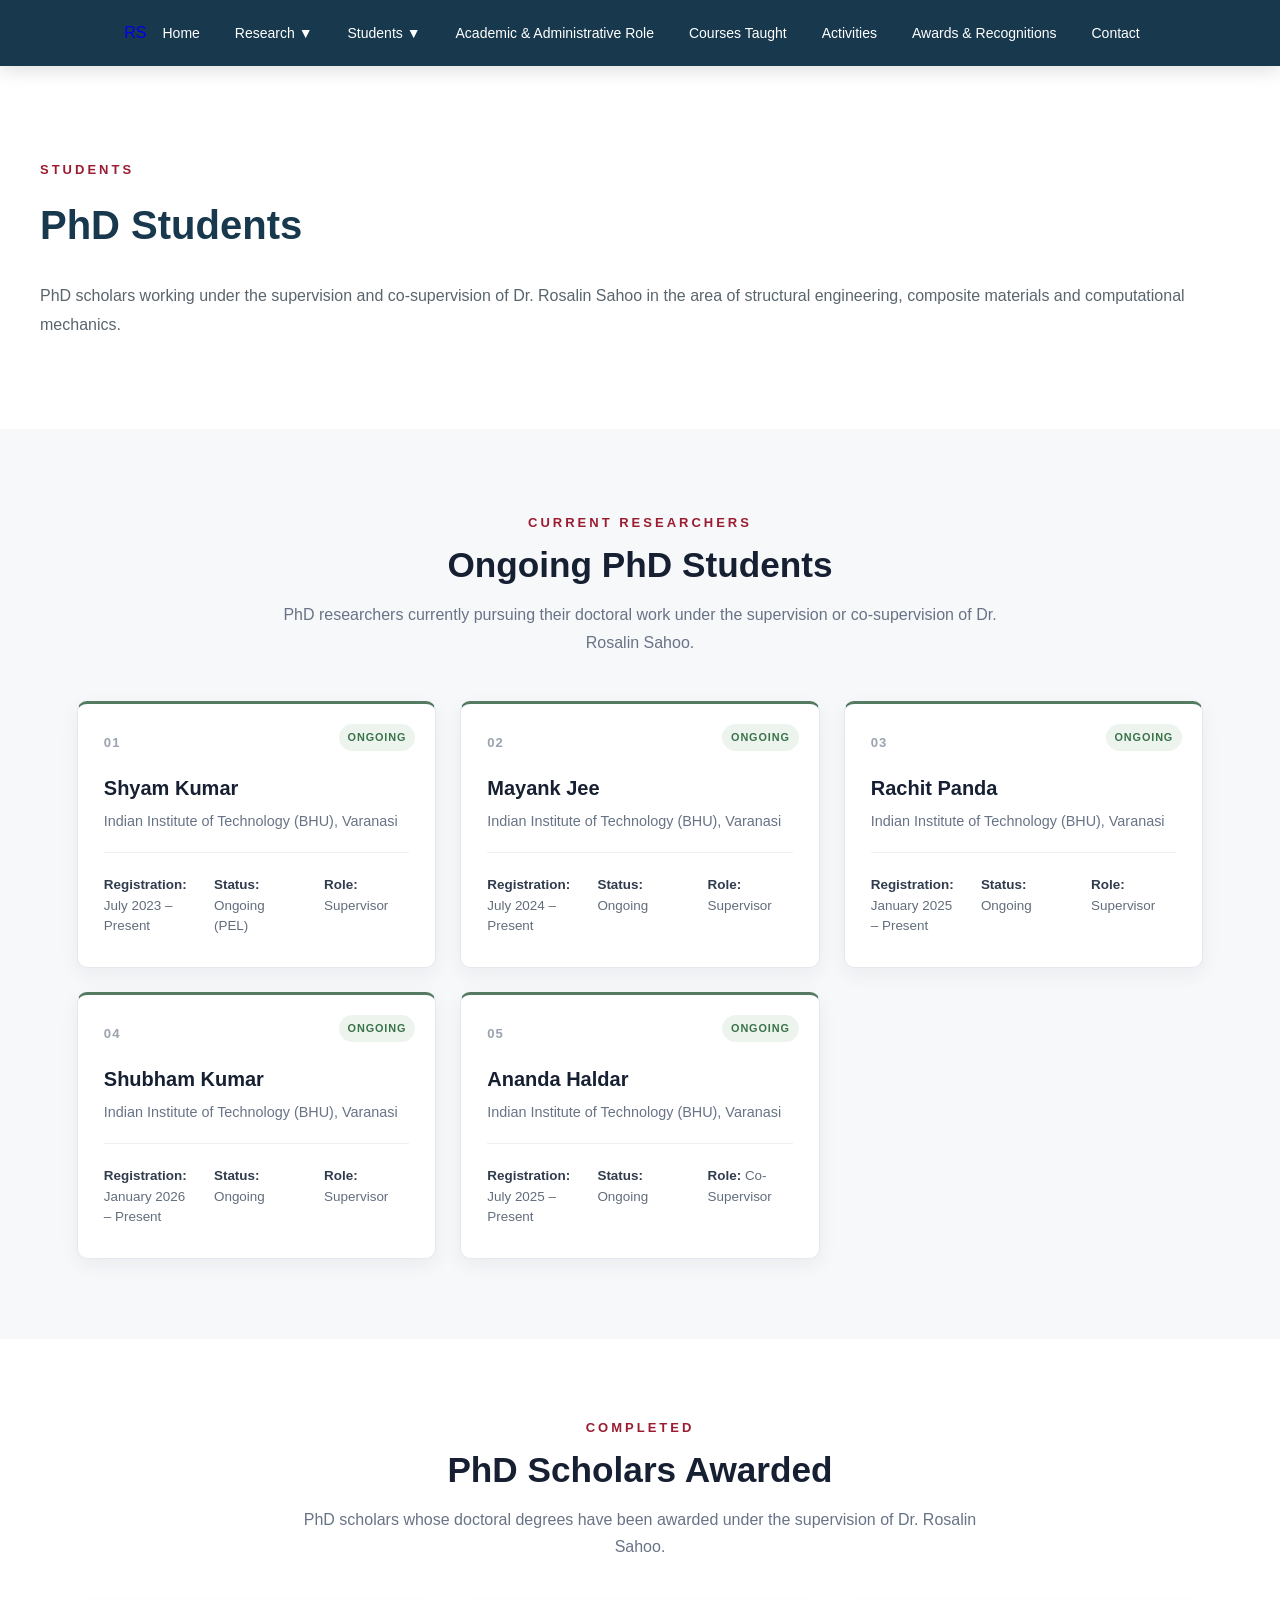
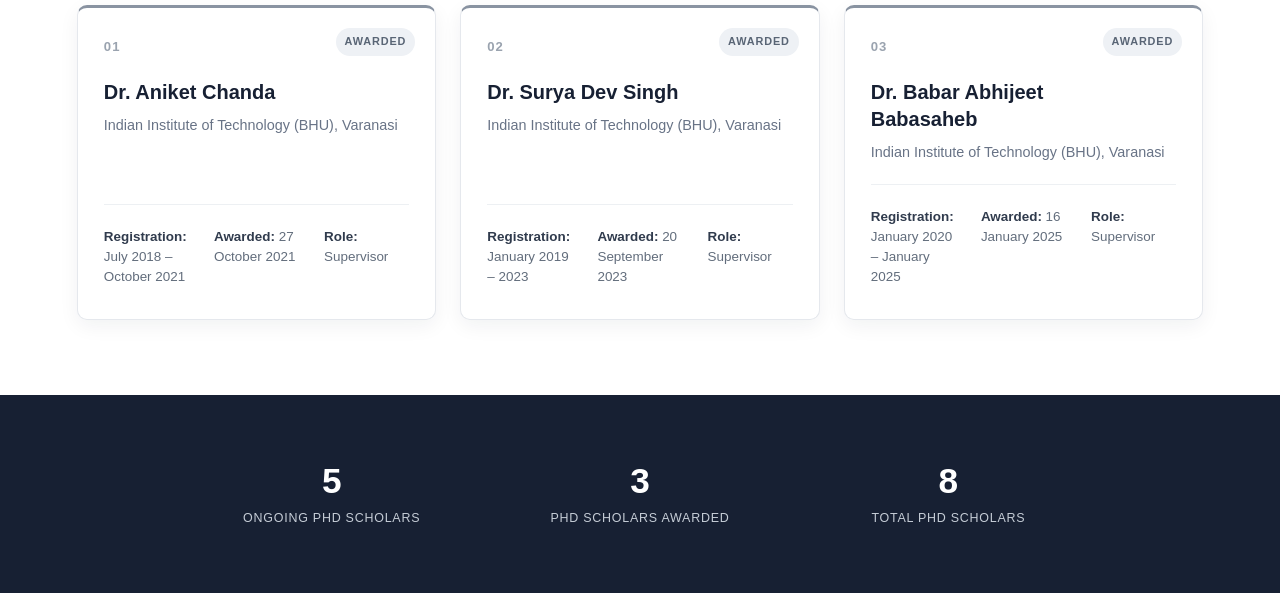
<file: phd-students.html>
<!DOCTYPE html>
<html lang="en">

<head>

    <meta charset="UTF-8">

    <meta name="viewport"
          content="width=device-width, initial-scale=1.0">

    <title>PhD Students | Dr. Rosalin Sahoo</title>

    <link rel="stylesheet" href="css/style.css">
    <link rel="stylesheet" href="css/header.css">


</head>


<body>

    <!-- =========================================
         HEADER
    ========================================== -->

    <header class="site-header">

        <div class="header-background">

            <div class="header-overlay">

                <div class="profile-content">

                    <h1>Dr. Rosalin Sahoo</h1>

                    <h2>Associate Professor</h2>

                    <p>
                        Department of Civil Engineering<br>
                        Indian Institute of Technology (BHU), Varanasi
                    </p>

                </div>

            </div>

        </div>


      <!-- =================================================
         NAVIGATION BAR
    ================================================== -->

    <nav class="navbar">

        <div class="nav-container">


            <!-- Small Logo -->

            <a href="index.html" class="nav-logo">
                RS
            </a>



            <!-- Main Menu -->

            <ul class="nav-menu">


                <!-- HOME -->

                <li>
                    <a href="index.html">
                        Home
                    </a>
                </li>

                <!-- RESEARCH -->

                <li class="dropdown">

                    <a href="#">
                        Research <span>▼</span>
                    </a>

                    <ul class="dropdown-menu">

                        <li>
                            <a href="research-areas.html">
                                Research Areas
                            </a>
                        </li>

                        <li>
                            <a href="publications.html">
                                Publications
                            </a>
                        </li>

                        <li>
                            <a href="sponsored-projects.html">
                                Sponsored Projects
                            </a>
                        </li>

                        <li>
                            <a href="patents.html">
                                Patents
                            </a>
                        </li>

                    </ul>

                </li>



                <!-- STUDENTS -->

                <li class="dropdown">

                    <a href="#">
                        Students <span>▼</span>
                    </a>

                    <ul class="dropdown-menu">

                        <li>
                            <a href="postdoctoral-fellows.html">
                                Postdoctoral Fellows
                            </a>
                        </li>

                        <li>
                            <a href="phd-students.html">
                                Ph.D. Students
                            </a>
                        </li>

                        <li>
                            <a href="pg-students.html">
                                PG Students (M.Tech. + IDD)
                            </a>
                        </li>

                    </ul>

                </li>



<!-- ACADEMIC & ADMINISTRATIVE ROLE -->
<li>
    <a href="academic-administrative-experience.html">
        Academic &amp; Administrative Role
    </a>
</li>


<!-- COURSES TAUGHT -->
<li>
    <a href="courses-taught.html">
        Courses Taught
    </a>
</li>


<!-- ACTIVITIES -->
<li>
    <a href="activities.html">
        Activities
    </a>
</li>


<!-- AWARDS -->
<li>
    <a href="awards.html">
        Awards &amp; Recognitions
    </a>
</li>


<!-- CONTACT -->
<li>
    <a href="contact.html">
        Contact
    </a>
</li>

            </ul>

        </div>

    </nav>
    
    </header>


    <!-- =========================================
         MAIN CONTENT
    ========================================== -->

    <main>


        <!-- =====================================
             PAGE INTRODUCTION
        ====================================== -->

        <section class="content-section">

            <div class="content-container">

                <span class="section-kicker">
                    STUDENTS
                </span>

                <h2>
                    PhD Students
                </h2>

                <p>
                    PhD scholars working under the supervision and
                    co-supervision of Dr. Rosalin Sahoo in the area of
                    structural engineering, composite materials and
                    computational mechanics.
                </p>

            </div>

        </section>


        <!-- =====================================
             ONGOING PhD STUDENTS
        ====================================== -->

        <section class="students-section">

            <div class="students-heading">

                <span class="section-kicker">
                    CURRENT RESEARCHERS
                </span>

                <h2>
                    Ongoing PhD Students
                </h2>

                <p>
                    PhD researchers currently pursuing their doctoral
                    work under the supervision or co-supervision of
                    Dr. Rosalin Sahoo.
                </p>

            </div>


            <div class="students-grid">


                <!-- SHYAM KUMAR -->

                <article class="student-card ongoing">

                    <div class="student-status">
                        ONGOING
                    </div>

                    <div class="student-number">
                        01
                    </div>

                    <h3>
                        Shyam Kumar
                    </h3>

                    <p class="student-institute">
                        Indian Institute of Technology (BHU), Varanasi
                    </p>

                    <div class="student-details">

                        <p>
                            <strong>Registration:</strong>
                            July 2023 – Present
                        </p>

                        <p>
                            <strong>Status:</strong>
                            Ongoing (PEL)
                        </p>

                        <p>
                            <strong>Role:</strong>
                            Supervisor
                        </p>

                    </div>

                </article>


                <!-- MAYANK JEE -->

                <article class="student-card ongoing">

                    <div class="student-status">
                        ONGOING
                    </div>

                    <div class="student-number">
                        02
                    </div>

                    <h3>
                        Mayank Jee
                    </h3>

                    <p class="student-institute">
                        Indian Institute of Technology (BHU), Varanasi
                    </p>

                    <div class="student-details">

                        <p>
                            <strong>Registration:</strong>
                            July 2024 – Present
                        </p>

                        <p>
                            <strong>Status:</strong>
                            Ongoing
                        </p>

                        <p>
                            <strong>Role:</strong>
                            Supervisor
                        </p>

                    </div>

                </article>


                <!-- RACHIT PANDA -->

                <article class="student-card ongoing">

                    <div class="student-status">
                        ONGOING
                    </div>

                    <div class="student-number">
                        03
                    </div>

                    <h3>
                        Rachit Panda
                    </h3>

                    <p class="student-institute">
                        Indian Institute of Technology (BHU), Varanasi
                    </p>

                    <div class="student-details">

                        <p>
                            <strong>Registration:</strong>
                            January 2025 – Present
                        </p>

                        <p>
                            <strong>Status:</strong>
                            Ongoing
                        </p>

                        <p>
                            <strong>Role:</strong>
                            Supervisor
                        </p>

                    </div>

                </article>


                <!-- SHUBHAM KUMAR -->

                <article class="student-card ongoing">

                    <div class="student-status">
                        ONGOING
                    </div>

                    <div class="student-number">
                        04
                    </div>

                    <h3>
                        Shubham Kumar
                    </h3>

                    <p class="student-institute">
                        Indian Institute of Technology (BHU), Varanasi
                    </p>

                    <div class="student-details">

                        <p>
                            <strong>Registration:</strong>
                            January 2026 – Present
                        </p>

                        <p>
                            <strong>Status:</strong>
                            Ongoing
                        </p>

                        <p>
                            <strong>Role:</strong>
                            Supervisor
                        </p>

                    </div>

                </article>


                <!-- ANANDA HALDAR -->

                <article class="student-card ongoing">

                    <div class="student-status">
                        ONGOING
                    </div>

                    <div class="student-number">
                        05
                    </div>

                    <h3>
                        Ananda Haldar
                    </h3>

                    <p class="student-institute">
                        Indian Institute of Technology (BHU), Varanasi
                    </p>

                    <div class="student-details">

                        <p>
                            <strong>Registration:</strong>
                            July 2025 – Present
                        </p>

                        <p>
                            <strong>Status:</strong>
                            Ongoing
                        </p>

                        <p>
                            <strong>Role:</strong>
                            Co-Supervisor
                        </p>

                    </div>

                </article>


            </div>

        </section>


        <!-- =====================================
             AWARDED PhD STUDENTS
        ====================================== -->

        <section class="students-section students-completed">

            <div class="students-heading">

                <span class="section-kicker">
                    COMPLETED
                </span>

                <h2>
                    PhD Scholars Awarded
                </h2>

                <p>
                    PhD scholars whose doctoral degrees have been
                    awarded under the supervision of Dr. Rosalin Sahoo.
                </p>

            </div>


            <div class="students-grid">


                <!-- ANIKET CHANDA -->

                <article class="student-card completed">

                    <div class="student-status">
                        AWARDED
                    </div>

                    <div class="student-number">
                        01
                    </div>

                    <h3>
                        Dr. Aniket Chanda
                    </h3>

                    <p class="student-institute">
                        Indian Institute of Technology (BHU), Varanasi
                    </p>

                    <div class="student-details">

                        <p>
                            <strong>Registration:</strong>
                            July 2018 – October 2021
                        </p>

                        <p>
                            <strong>Awarded:</strong>
                            27 October 2021
                        </p>

                        <p>
                            <strong>Role:</strong>
                            Supervisor
                        </p>

                    </div>

                </article>


                <!-- SURYA DEV SINGH -->

                <article class="student-card completed">

                    <div class="student-status">
                        AWARDED
                    </div>

                    <div class="student-number">
                        02
                    </div>

                    <h3>
                        Dr. Surya Dev Singh
                    </h3>

                    <p class="student-institute">
                        Indian Institute of Technology (BHU), Varanasi
                    </p>

                    <div class="student-details">

                        <p>
                            <strong>Registration:</strong>
                            January 2019 – 2023
                        </p>

                        <p>
                            <strong>Awarded:</strong>
                            20 September 2023
                        </p>

                        <p>
                            <strong>Role:</strong>
                            Supervisor
                        </p>

                    </div>

                </article>


                <!-- BABAR ABHIJEET BABASAHEB -->

                <article class="student-card completed">

                    <div class="student-status">
                        AWARDED
                    </div>

                    <div class="student-number">
                        03
                    </div>

                    <h3>
                        Dr. Babar Abhijeet Babasaheb
                    </h3>

                    <p class="student-institute">
                        Indian Institute of Technology (BHU), Varanasi
                    </p>

                    <div class="student-details">

                        <p>
                            <strong>Registration:</strong>
                            January 2020 – January 2025
                        </p>

                        <p>
                            <strong>Awarded:</strong>
                            16 January 2025
                        </p>

                        <p>
                            <strong>Role:</strong>
                            Supervisor
                        </p>

                    </div>

                </article>


            </div>

        </section>


        <!-- =====================================
             SUMMARY
        ====================================== -->

        <section class="student-summary-section">

            <div class="student-summary">

                <div class="summary-item">

                    <span class="summary-number">
                        5
                    </span>

                    <span class="summary-label">
                        Ongoing PhD Scholars
                    </span>

                </div>


                <div class="summary-item">

                    <span class="summary-number">
                        3
                    </span>

                    <span class="summary-label">
                        PhD Scholars Awarded
                    </span>

                </div>


                <div class="summary-item">

                    <span class="summary-number">
                        8
                    </span>

                    <span class="summary-label">
                        Total PhD Scholars
                    </span>

                </div>

            </div>

        </section>


    </main>


</body>

</html>
</file>
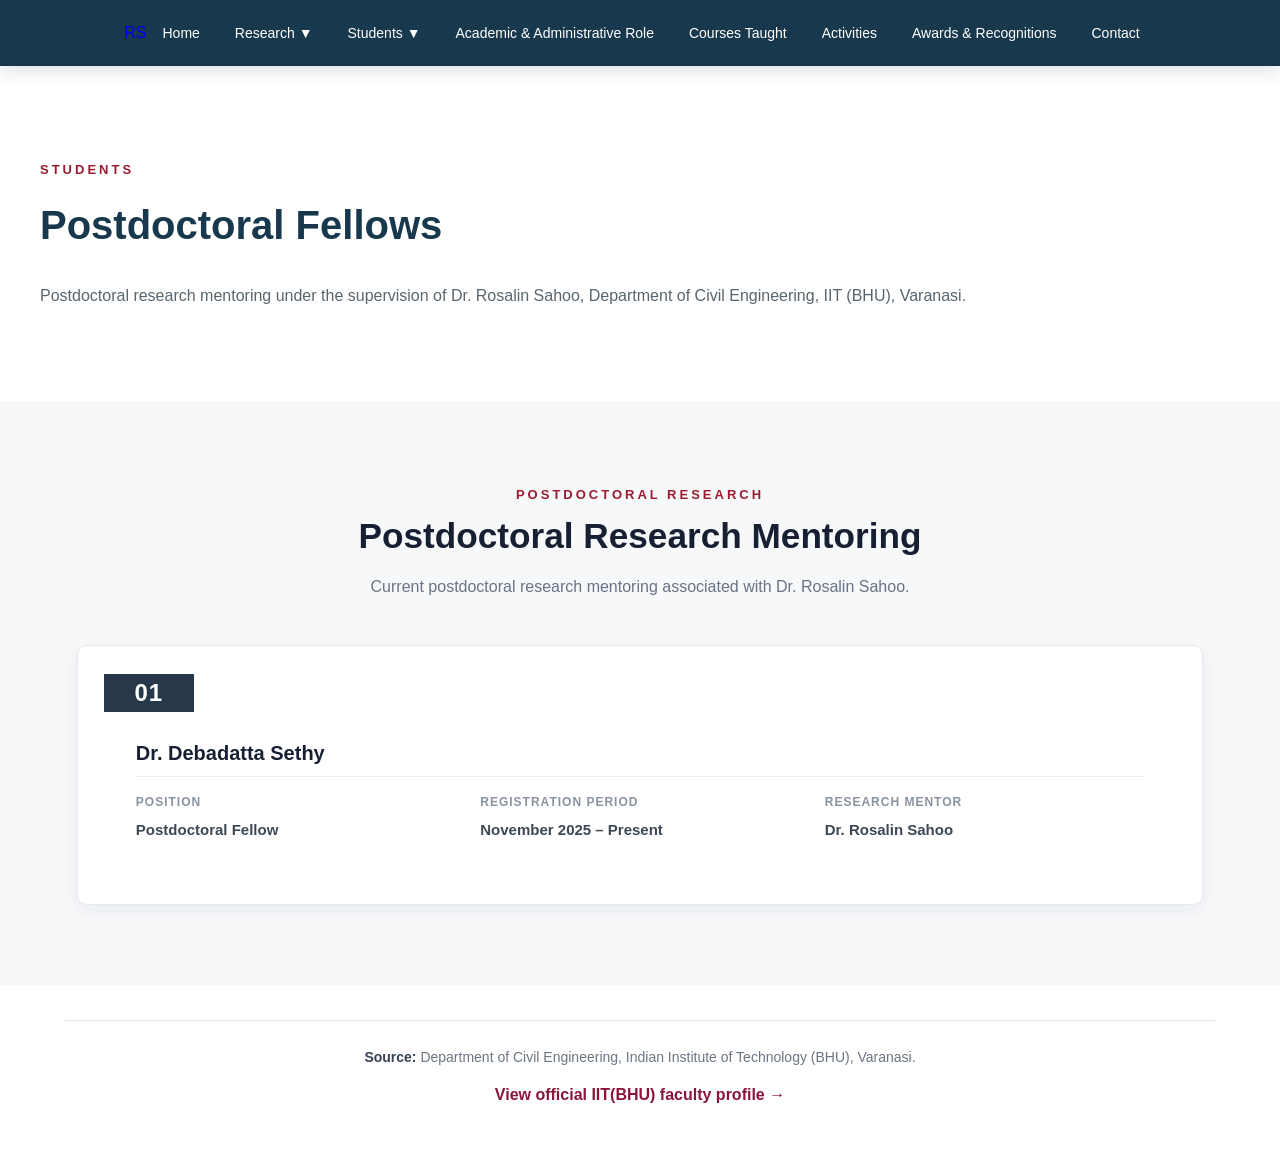
<file: postdoctoral-fellows.html>
<!DOCTYPE html>
<html lang="en">

<head>

    <meta charset="UTF-8">

    <meta name="viewport"
          content="width=device-width, initial-scale=1.0">

    <title>Postdoctoral Fellows | Dr. Rosalin Sahoo</title>

    <link rel="stylesheet" href="css/style.css">
    <link rel="stylesheet" href="css/header.css">


</head>


<body>


    <!-- =========================================
         HEADER
    ========================================== -->

    <header class="site-header">

        <div class="header-background">

            <div class="header-overlay">

                <div class="profile-content">

                    <h1>Dr. Rosalin Sahoo</h1>

                    <h2>Associate Professor</h2>

                    <p>
                        Department of Civil Engineering<br>
                        Indian Institute of Technology (BHU), Varanasi
                    </p>

                </div>

            </div>

        </div>


      <!-- =================================================
         NAVIGATION BAR
    ================================================== -->

    <nav class="navbar">

        <div class="nav-container">


            <!-- Small Logo -->

            <a href="index.html" class="nav-logo">
                RS
            </a>



            <!-- Main Menu -->

            <ul class="nav-menu">


                <!-- HOME -->

                <li>
                    <a href="index.html">
                        Home
                    </a>
                </li>

                <!-- RESEARCH -->

                <li class="dropdown">

                    <a href="#">
                        Research <span>▼</span>
                    </a>

                    <ul class="dropdown-menu">

                        <li>
                            <a href="research-areas.html">
                                Research Areas
                            </a>
                        </li>

                        <li>
                            <a href="publications.html">
                                Publications
                            </a>
                        </li>

                        <li>
                            <a href="sponsored-projects.html">
                                Sponsored Projects
                            </a>
                        </li>

                        <li>
                            <a href="patents.html">
                                Patents
                            </a>
                        </li>

                    </ul>

                </li>



                <!-- STUDENTS -->

                <li class="dropdown">

                    <a href="#">
                        Students <span>▼</span>
                    </a>

                    <ul class="dropdown-menu">

                        <li>
                            <a href="postdoctoral-fellows.html">
                                Postdoctoral Fellows
                            </a>
                        </li>

                        <li>
                            <a href="phd-students.html">
                                Ph.D. Students
                            </a>
                        </li>

                        <li>
                            <a href="pg-students.html">
                                PG Students (M.Tech. + IDD)
                            </a>
                        </li>

                    </ul>

                </li>



<!-- ACADEMIC & ADMINISTRATIVE ROLE -->
<li>
    <a href="academic-administrative-experience.html">
        Academic &amp; Administrative Role
    </a>
</li>


<!-- COURSES TAUGHT -->
<li>
    <a href="courses-taught.html">
        Courses Taught
    </a>
</li>


<!-- ACTIVITIES -->
<li>
    <a href="activities.html">
        Activities
    </a>
</li>


<!-- AWARDS -->
<li>
    <a href="awards.html">
        Awards &amp; Recognitions
    </a>
</li>


<!-- CONTACT -->
<li>
    <a href="contact.html">
        Contact
    </a>
</li>

            </ul>

        </div>

    </nav>

    </header>



    <!-- =========================================
         MAIN CONTENT
    ========================================== -->

    <main>


        <!-- =====================================
             PAGE INTRODUCTION
        ====================================== -->

        <section class="content-section">

            <div class="content-container">

                <span class="section-kicker">
                    STUDENTS
                </span>

                <h2>
                    Postdoctoral Fellows
                </h2>

                <p>
                    Postdoctoral research mentoring under the
                    supervision of Dr. Rosalin Sahoo, Department
                    of Civil Engineering, IIT (BHU), Varanasi.
                </p>

            </div>

        </section>



        <!-- =====================================
             POSTDOCTORAL RESEARCHER
        ====================================== -->

        <section class="students-section">

            <div class="students-container">


                <div class="students-heading">

                    <span class="section-kicker">
                        POSTDOCTORAL RESEARCH
                    </span>

                    <h2>
                        Postdoctoral Research Mentoring
                    </h2>

                    <p>
                        Current postdoctoral research mentoring
                        associated with Dr. Rosalin Sahoo.
                    </p>

                </div>



                <!-- =================================
                     POSTDOCTORAL FELLOW CARD
                ================================== -->

                <div class="student-card">

                    <div class="student-card-number">
                        01
                    </div>


                    <div class="student-card-content">

                        <h3>
                            Dr. Debadatta Sethy
                        </h3>


                        <div class="student-details">

                            <div class="student-detail-item">

                                <span class="detail-label">
                                    Position
                                </span>

                                <span class="detail-value">
                                    Postdoctoral Fellow
                                </span>

                            </div>


                            <div class="student-detail-item">

                                <span class="detail-label">
                                    Registration Period
                                </span>

                                <span class="detail-value">
                                    November 2025 – Present
                                </span>

                            </div>


                            <div class="student-detail-item">

                                <span class="detail-label">
                                    Research Mentor
                                </span>

                                <span class="detail-value">
                                    Dr. Rosalin Sahoo
                                </span>

                            </div>

                        </div>

                    </div>

                </div>


            </div>

        </section>



        <!-- =====================================
             SOURCE NOTE
        ====================================== -->

        <section class="student-source-section">

            <div class="student-source-container">

                <p>

                    <strong>Source:</strong>
                    Department of Civil Engineering,
                    Indian Institute of Technology (BHU), Varanasi.

                </p>

                <a
                    href="https://www.iitbhu.ac.in/dept/civ/people/rosalinciv"
                    target="_blank"
                    rel="noopener noreferrer"
                >
                    View official IIT(BHU) faculty profile →
                </a>

            </div>

        </section>


    </main>


</body>

</html>
</file>
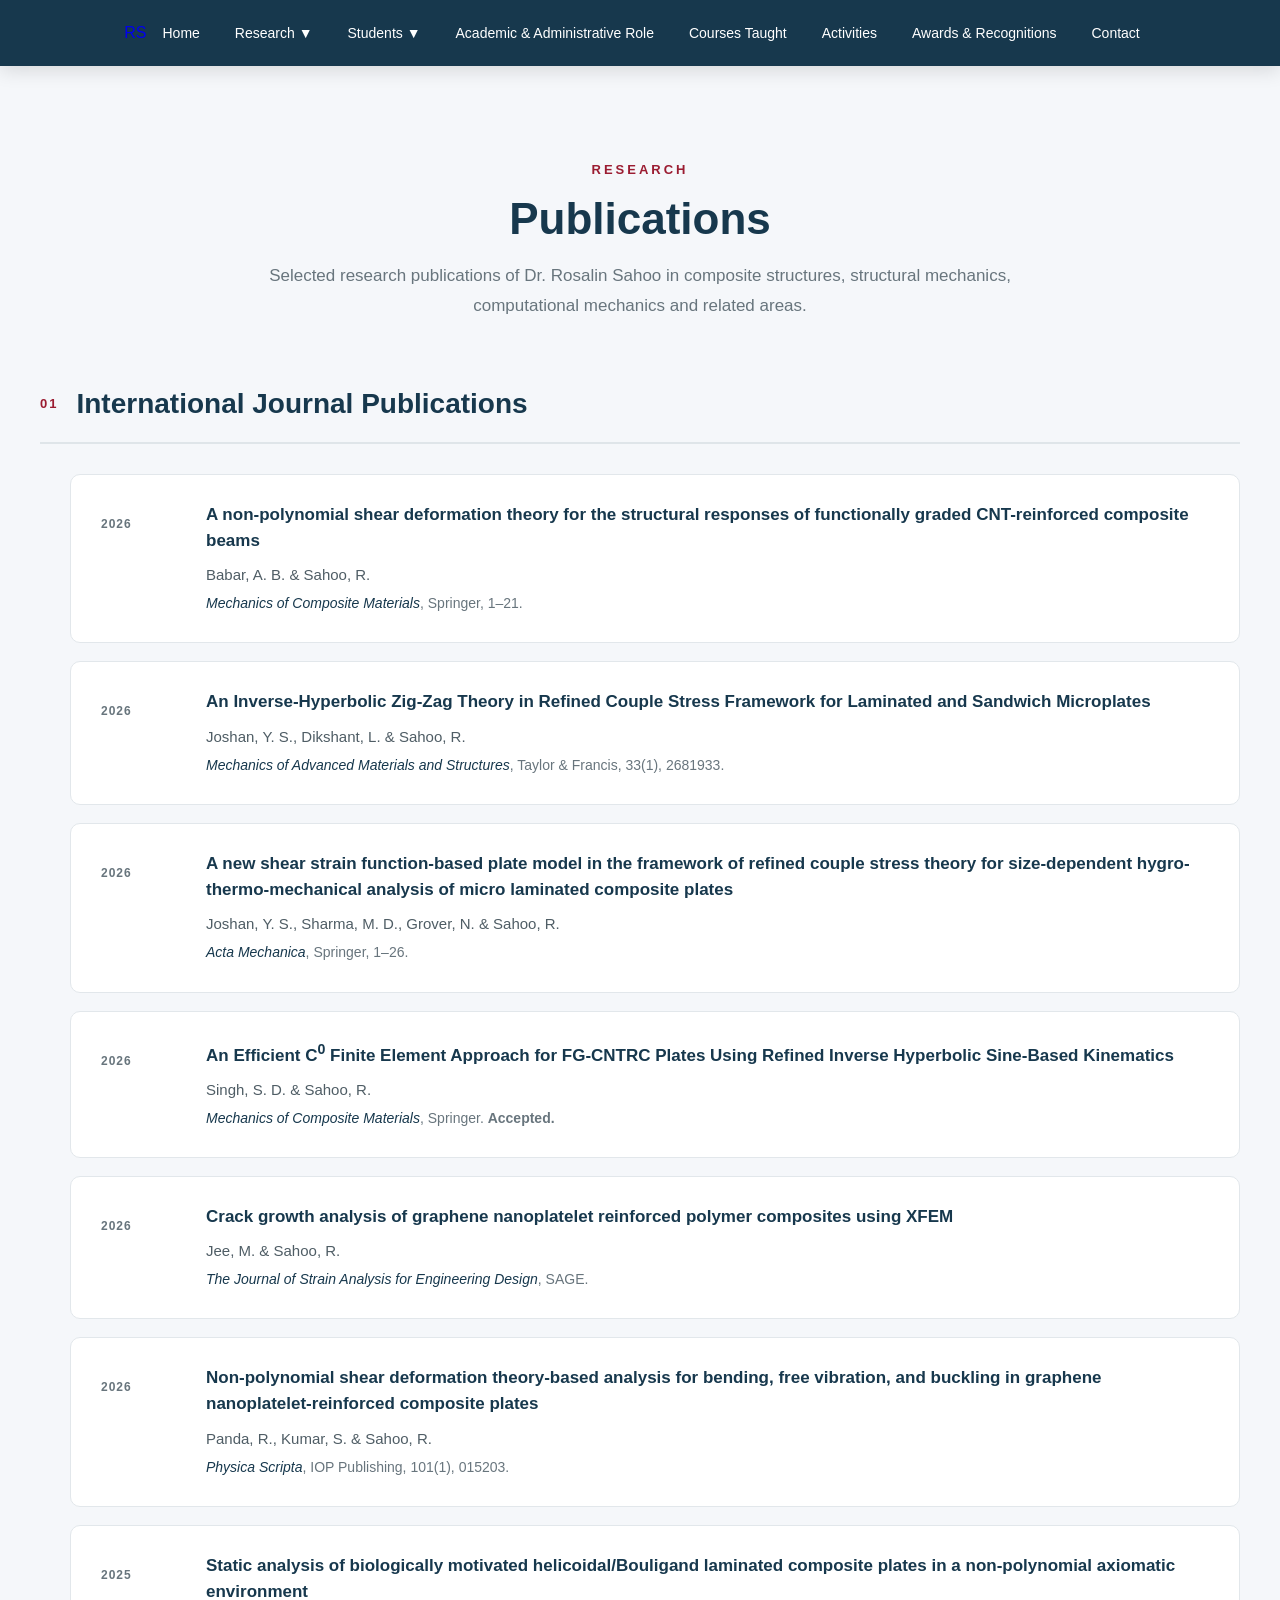
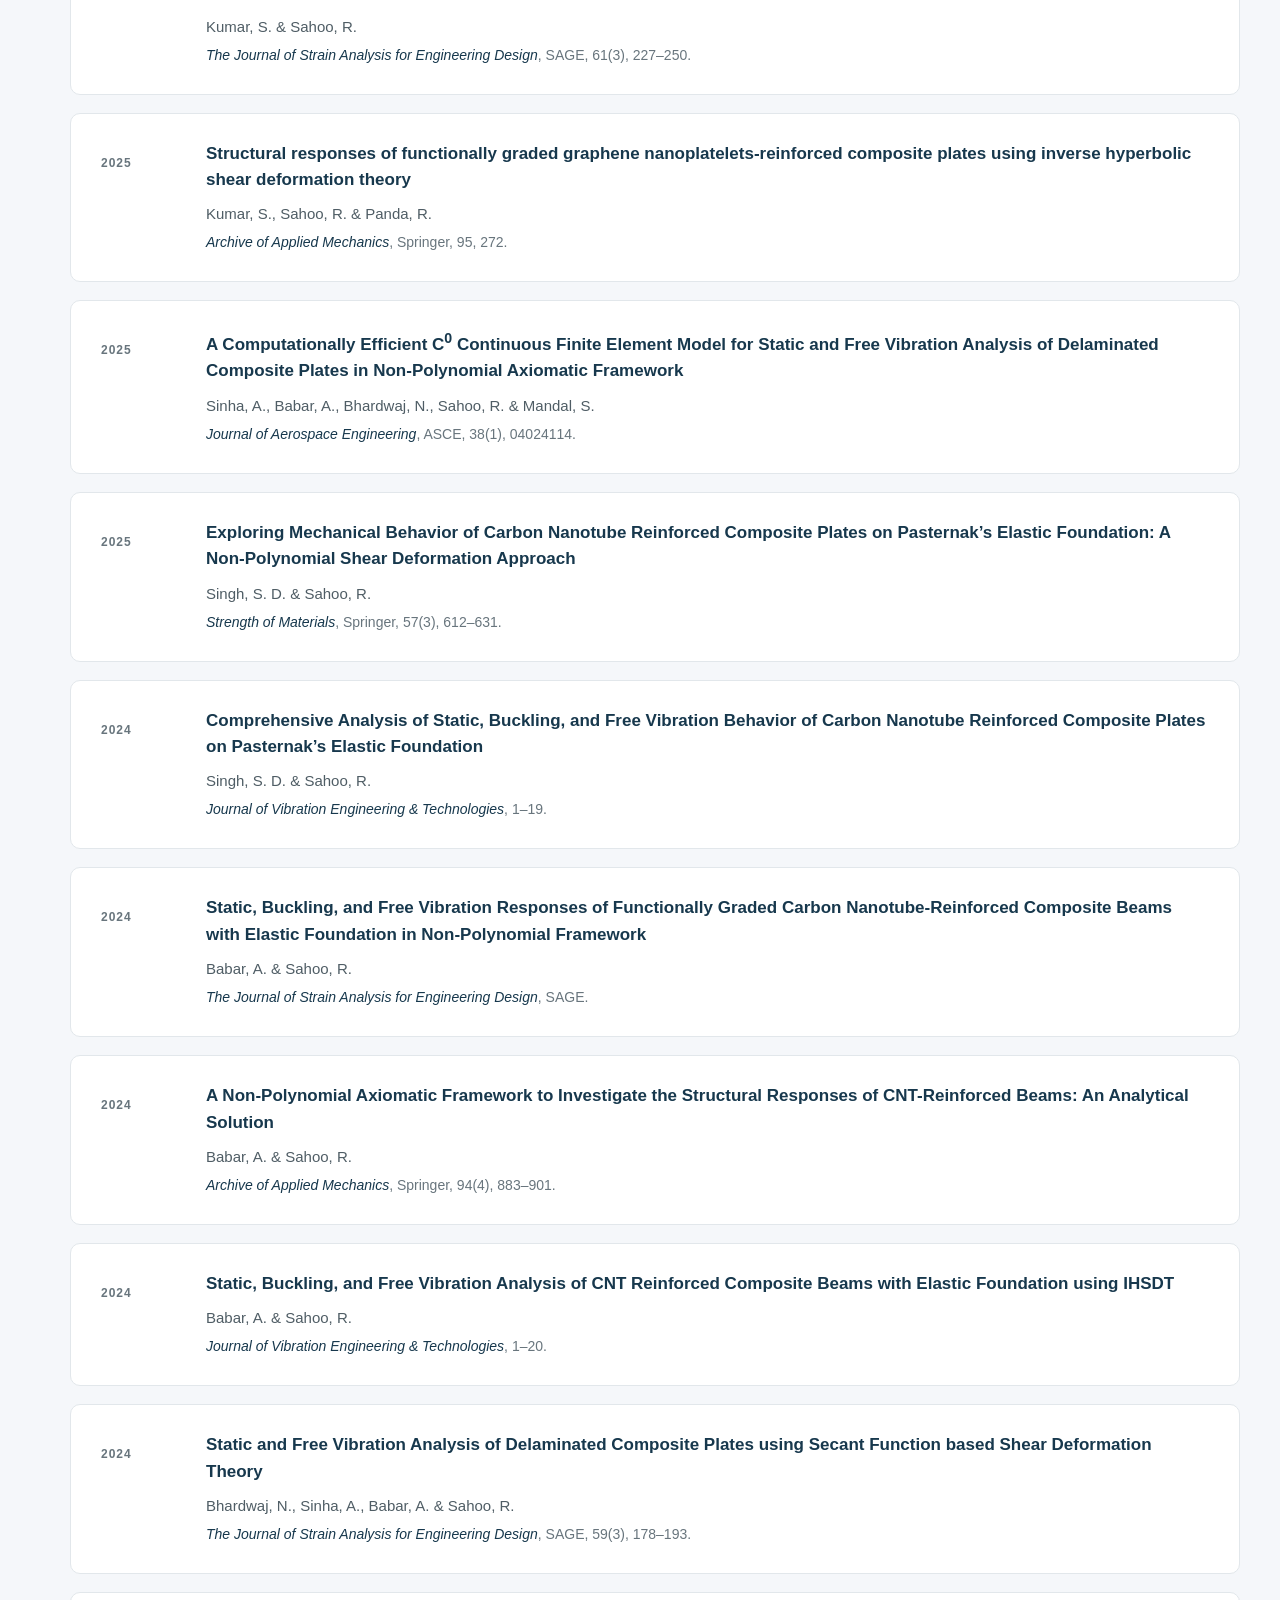
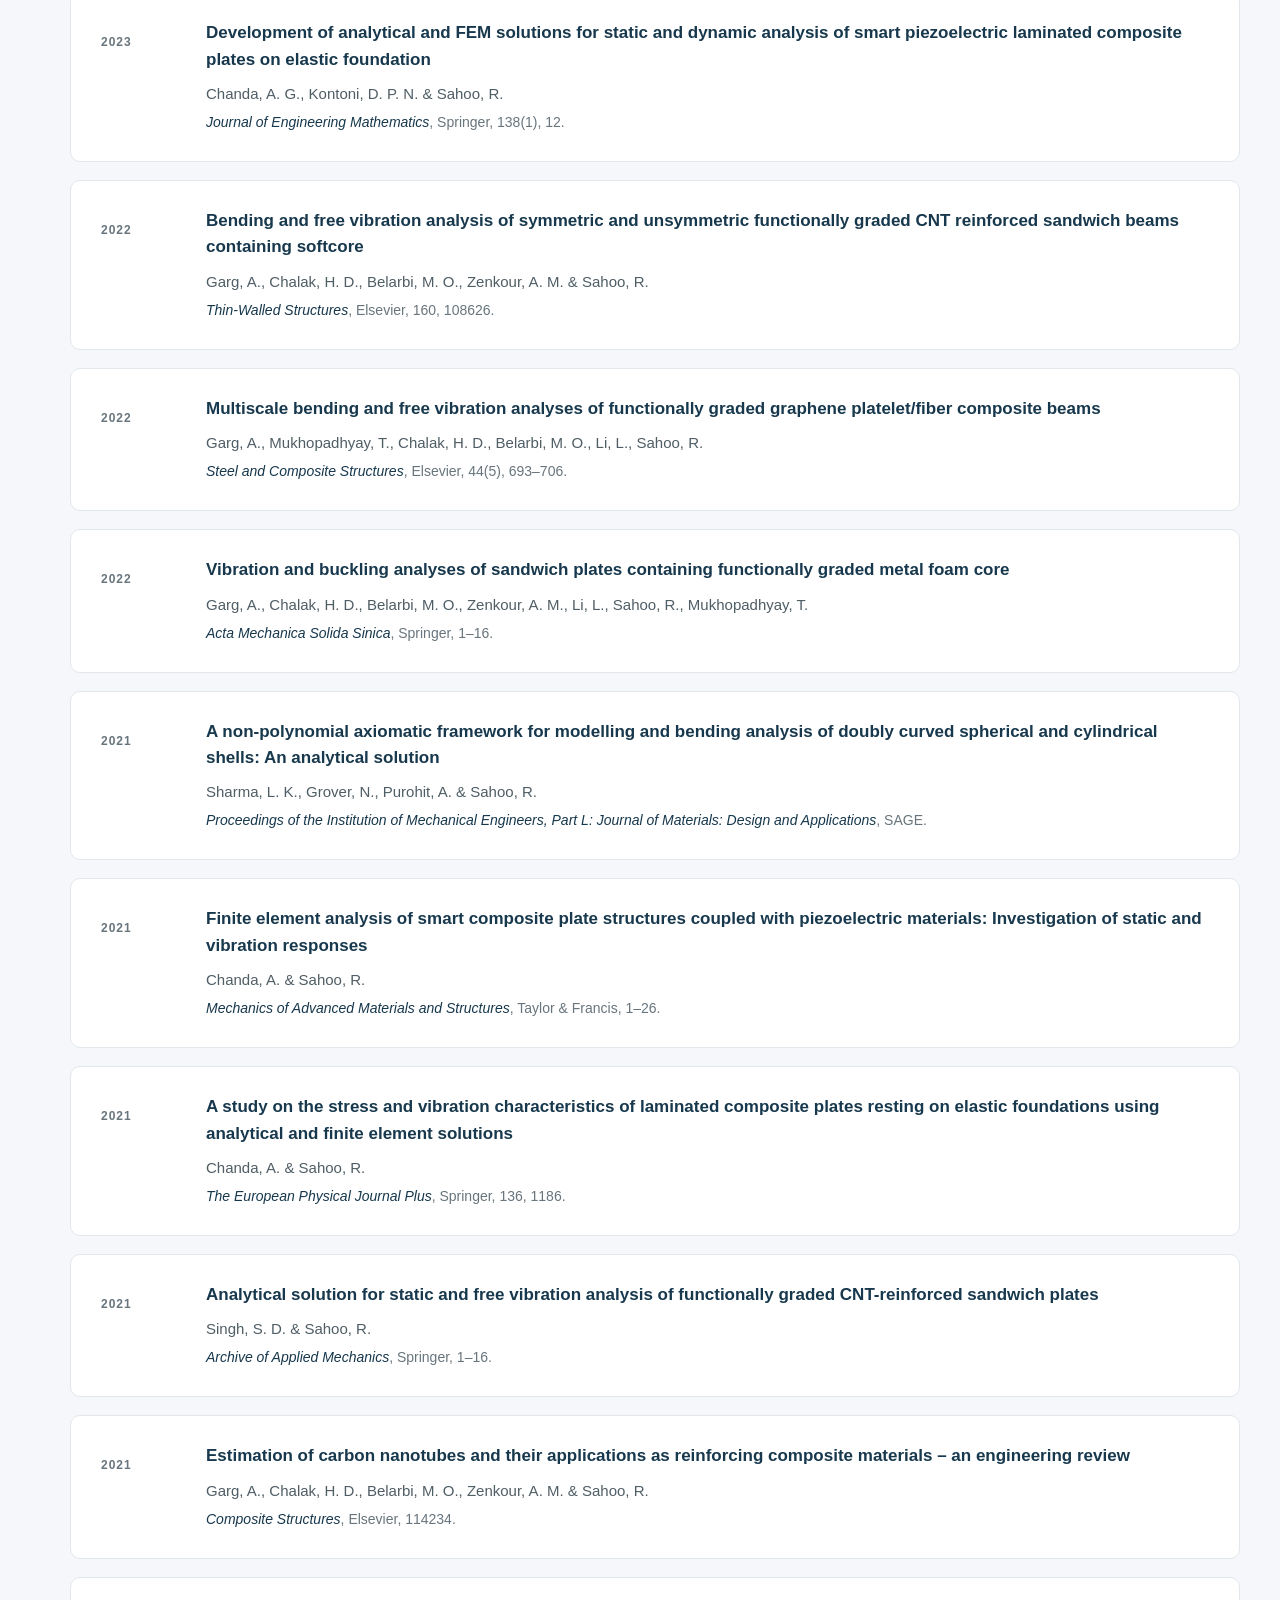
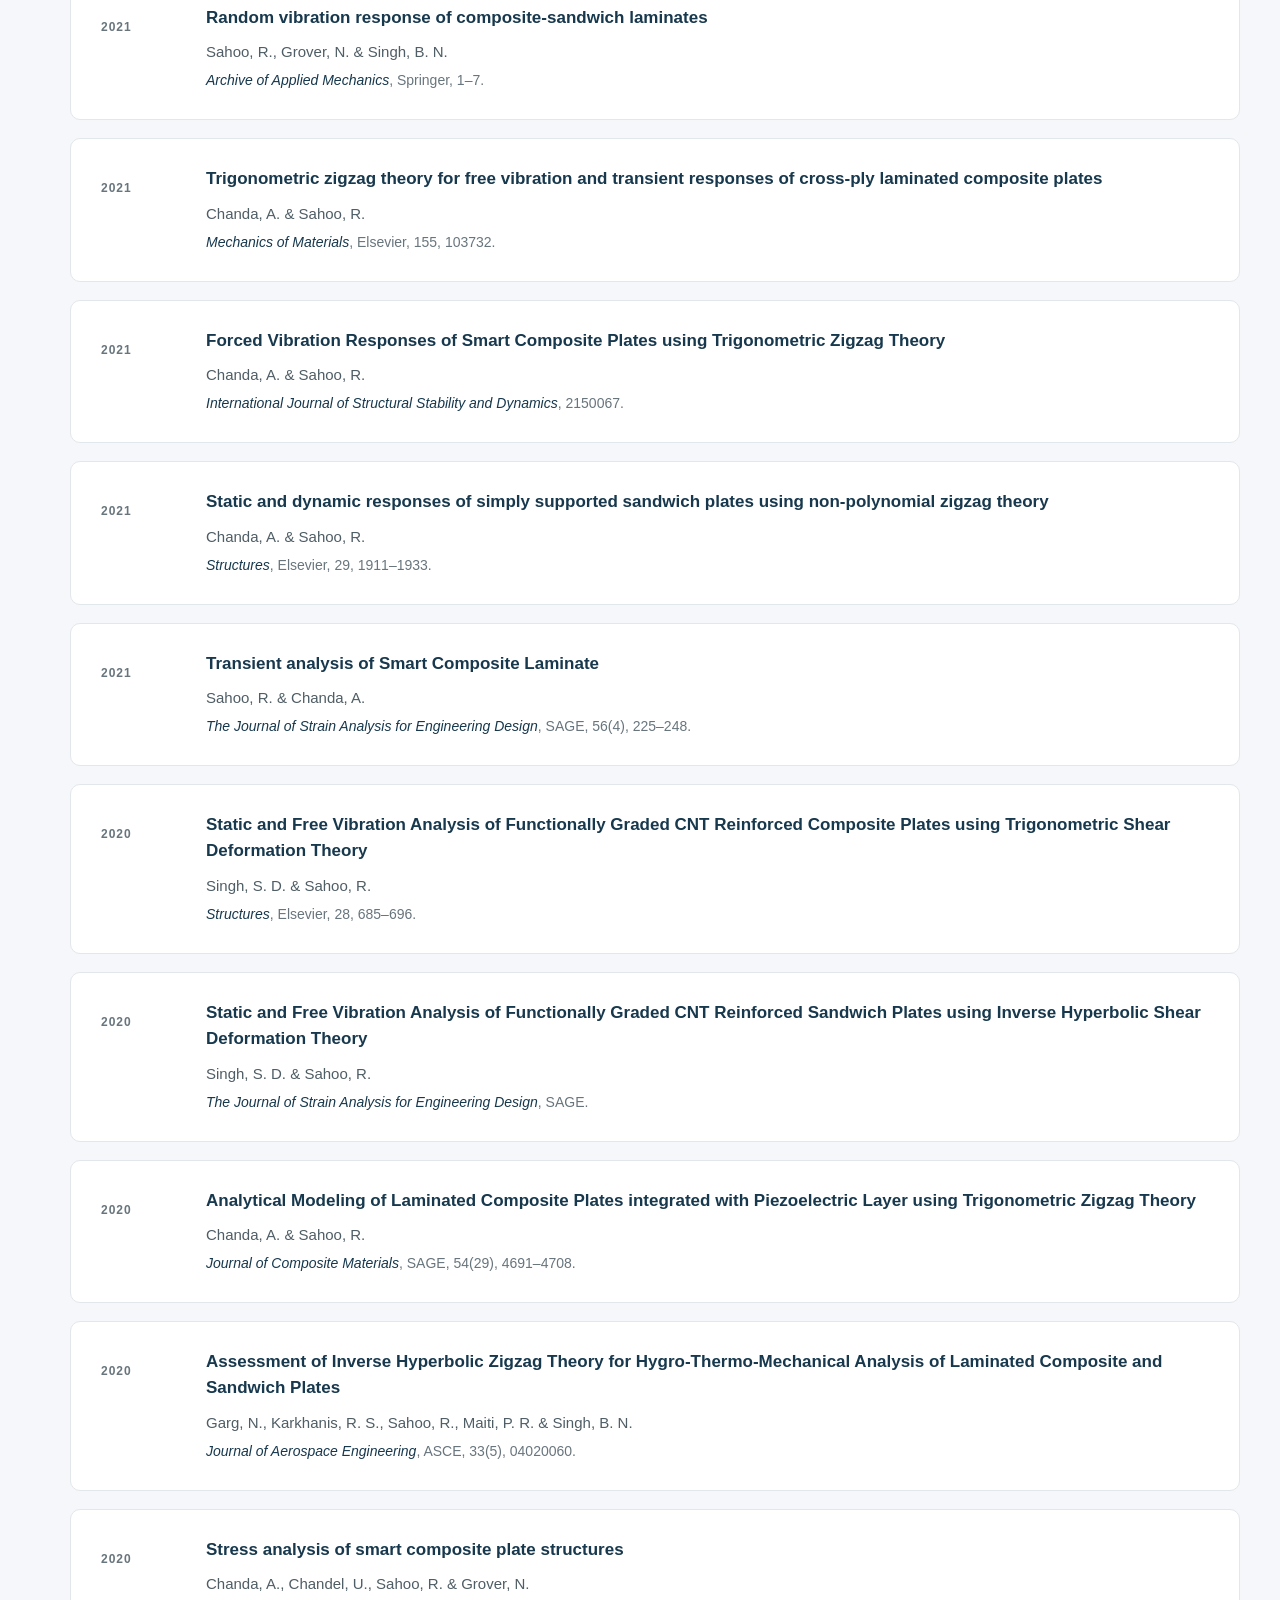
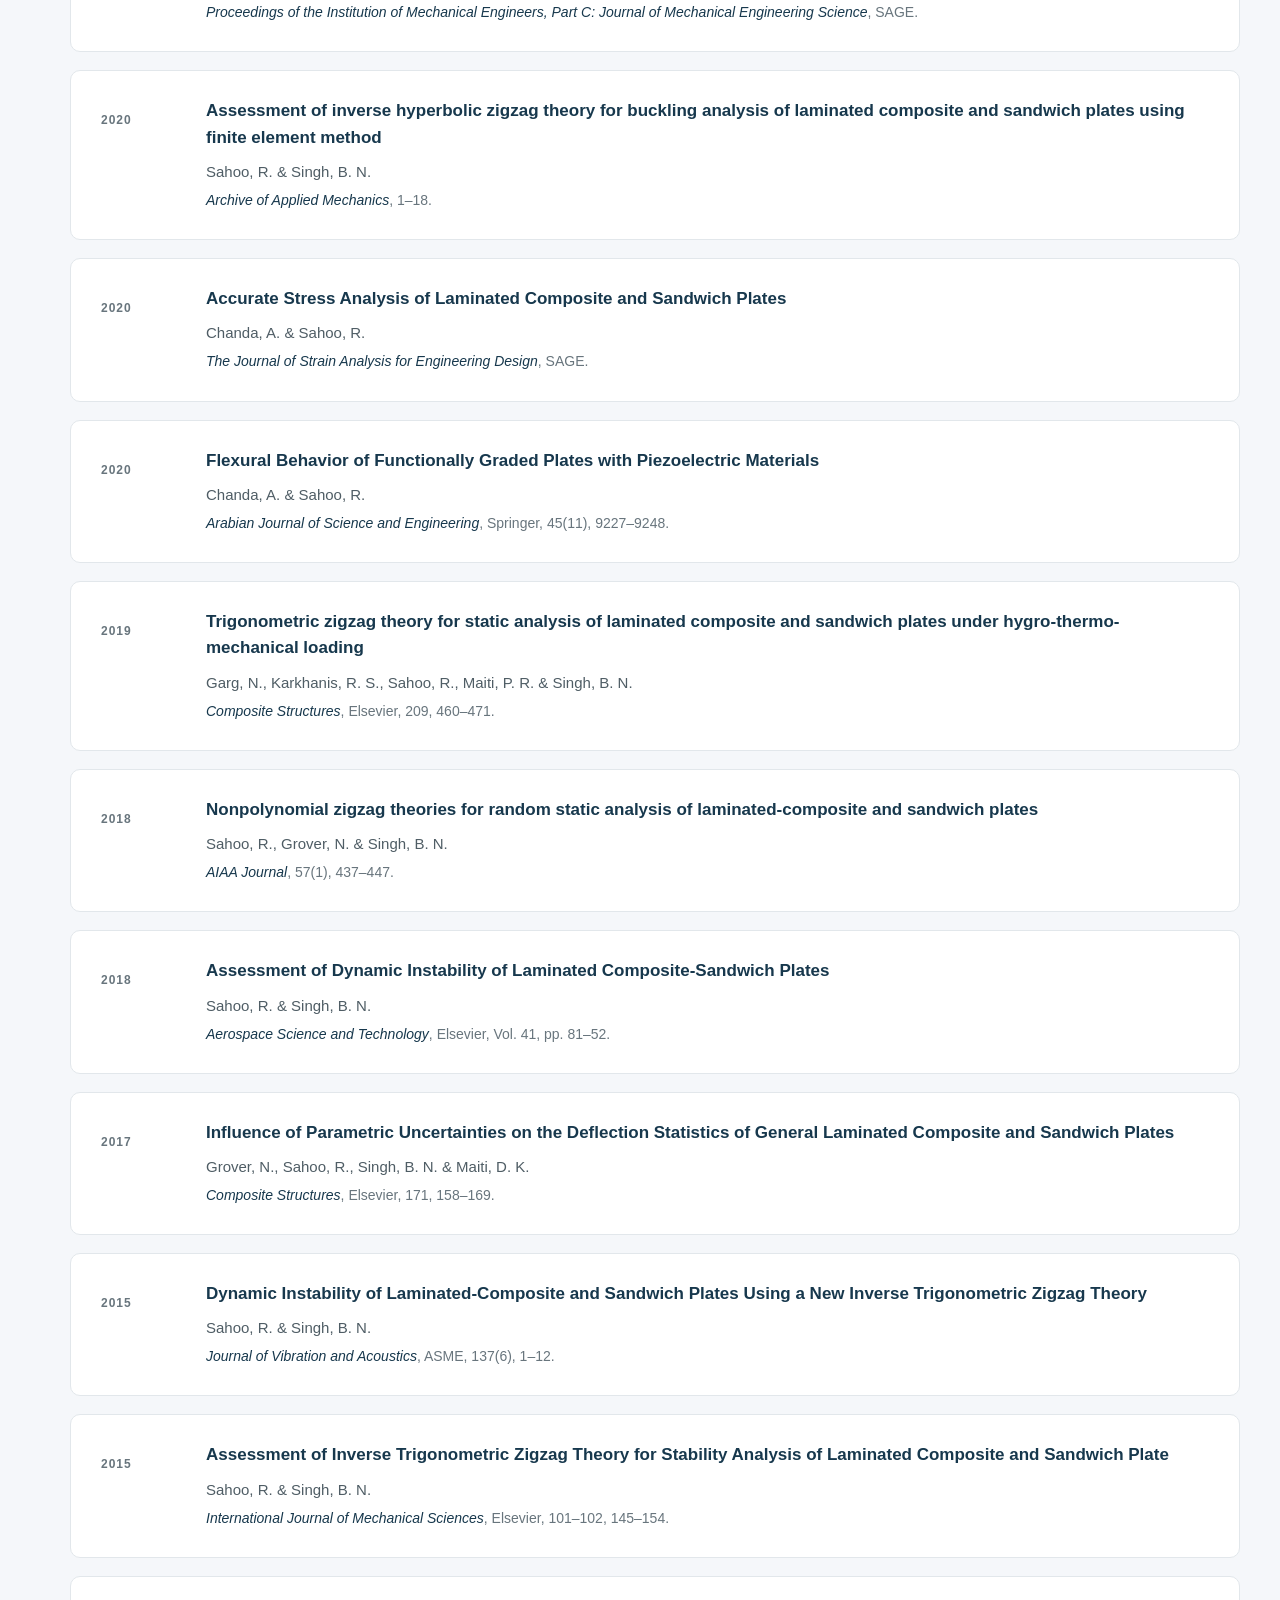
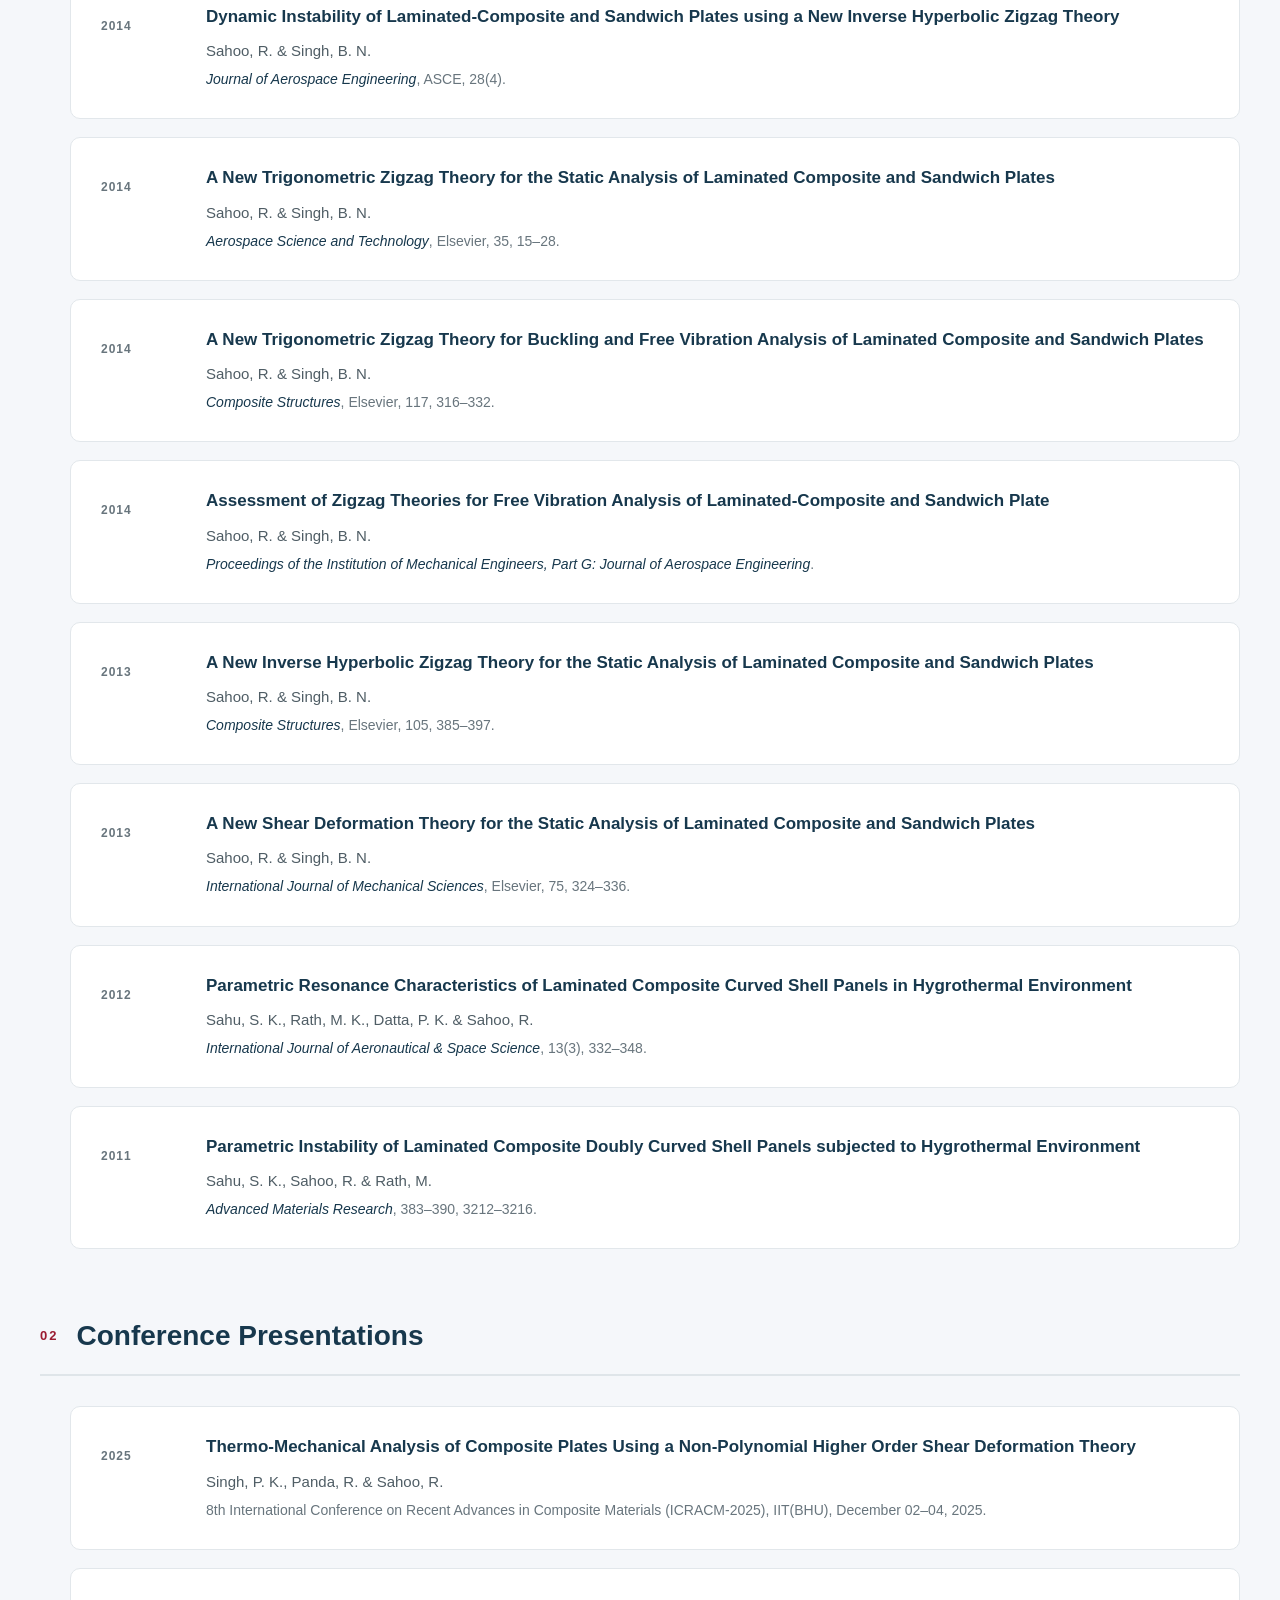
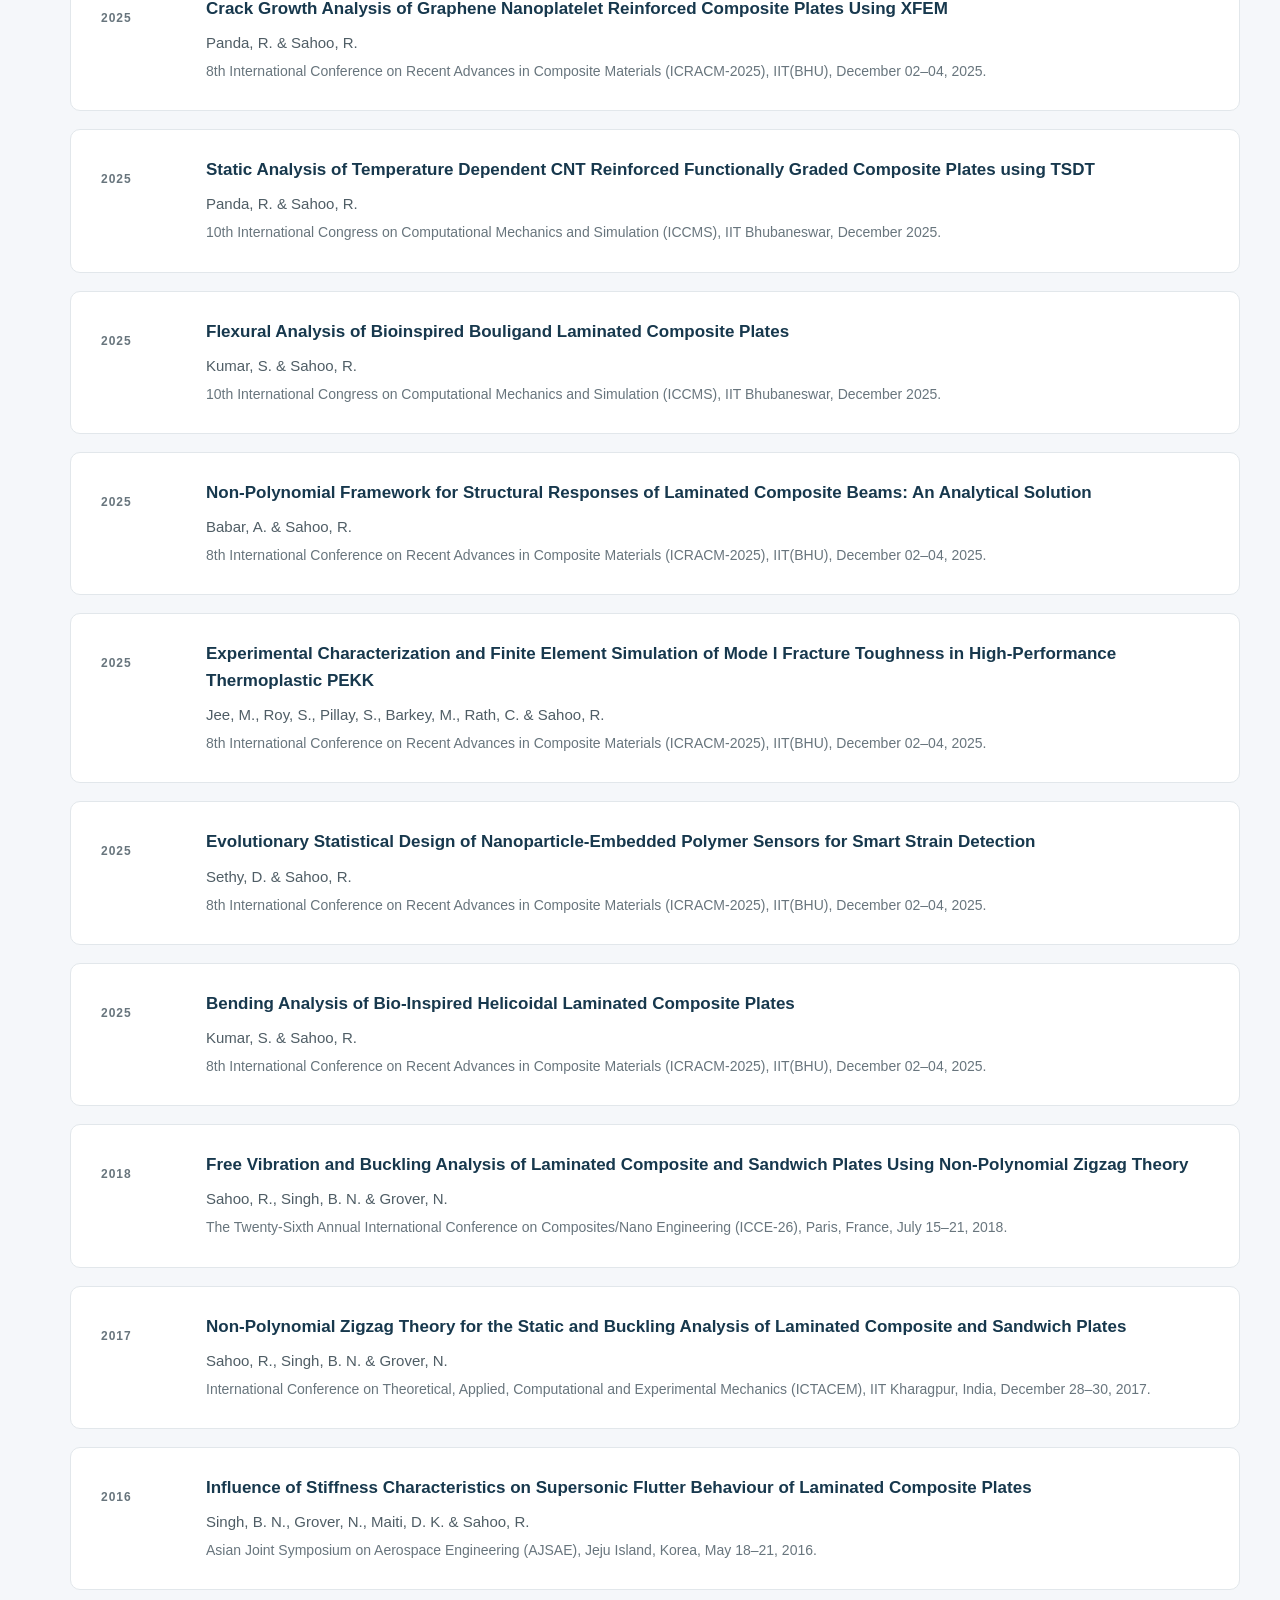
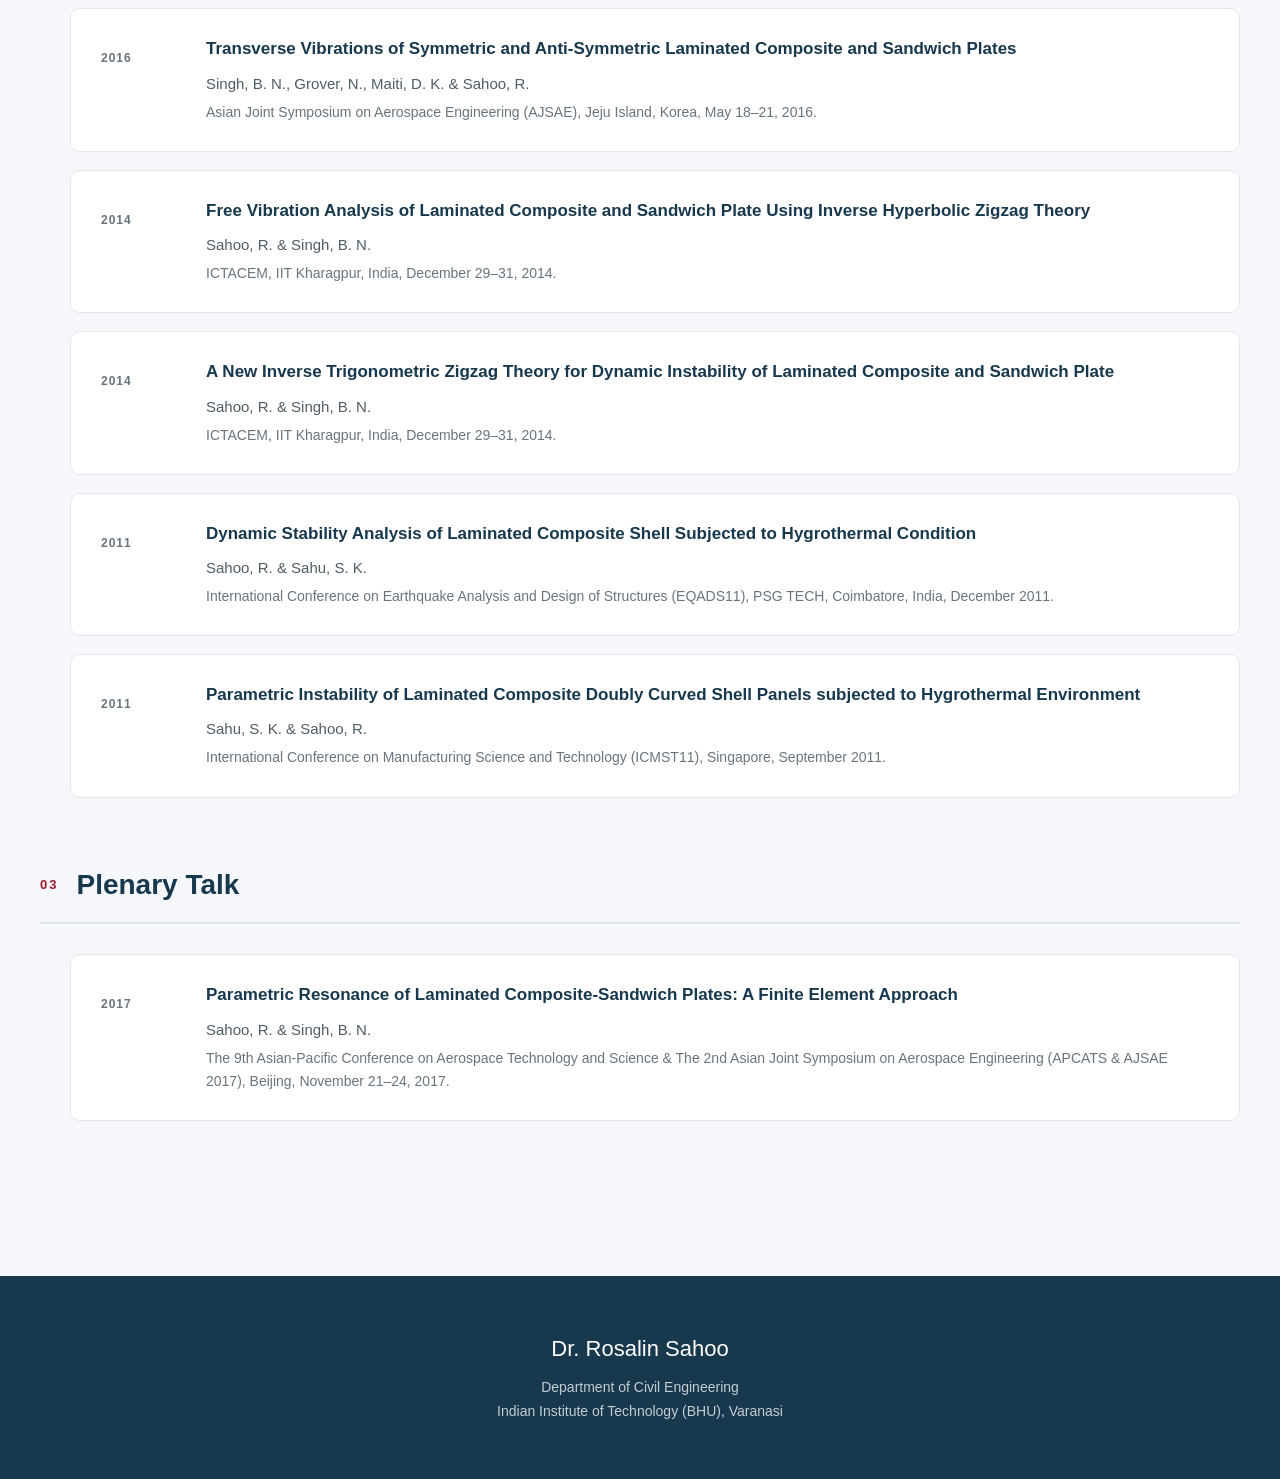
<file: publications.html>
<!DOCTYPE html>
<html lang="en">

<head>

    <meta charset="UTF-8">

    <meta name="viewport"
          content="width=device-width, initial-scale=1.0">

    <title>Publications | Dr. Rosalin Sahoo | IIT(BHU)</title>

    <link rel="stylesheet" href="css/style.css">
    <link rel="stylesheet" href="css/header.css">


</head>


<body>


<!-- =========================================
     HEADER
========================================== -->

<header class="site-header">

    <div class="header-background">

        <div class="header-overlay">

            <div class="profile-content">

                <h1>Dr. Rosalin Sahoo</h1>

                <h2>Associate Professor</h2>

                <p>
                    Department of Civil Engineering<br>
                    Indian Institute of Technology (BHU), Varanasi
                </p>

            </div>

        </div>

    </div>


    <!-- =================================================
         NAVIGATION BAR
    ================================================== -->

    <nav class="navbar">

        <div class="nav-container">


            <!-- Small Logo -->

            <a href="index.html" class="nav-logo">
                RS
            </a>



            <!-- Main Menu -->

            <ul class="nav-menu">


                <!-- HOME -->

                <li>
                    <a href="index.html">
                        Home
                    </a>
                </li>

                <!-- RESEARCH -->

                <li class="dropdown">

                    <a href="#">
                        Research <span>▼</span>
                    </a>

                    <ul class="dropdown-menu">

                        <li>
                            <a href="research-areas.html">
                                Research Areas
                            </a>
                        </li>

                        <li>
                            <a href="publications.html">
                                Publications
                            </a>
                        </li>

                        <li>
                            <a href="sponsored-projects.html">
                                Sponsored Projects
                            </a>
                        </li>

                        <li>
                            <a href="patents.html">
                                Patents
                            </a>
                        </li>

                    </ul>

                </li>



                <!-- STUDENTS -->

                <li class="dropdown">

                    <a href="#">
                        Students <span>▼</span>
                    </a>

                    <ul class="dropdown-menu">

                        <li>
                            <a href="postdoctoral-fellows.html">
                                Postdoctoral Fellows
                            </a>
                        </li>

                        <li>
                            <a href="phd-students.html">
                                Ph.D. Students
                            </a>
                        </li>

                        <li>
                            <a href="pg-students.html">
                                PG Students (M.Tech. + IDD)
                            </a>
                        </li>

                    </ul>

                </li>



<!-- ACADEMIC & ADMINISTRATIVE ROLE -->
<li>
    <a href="academic-administrative-experience.html">
        Academic &amp; Administrative Role
    </a>
</li>


<!-- COURSES TAUGHT -->
<li>
    <a href="courses-taught.html">
        Courses Taught
    </a>
</li>


<!-- ACTIVITIES -->
<li>
    <a href="activities.html">
        Activities
    </a>
</li>


<!-- AWARDS -->
<li>
    <a href="awards.html">
        Awards &amp; Recognitions
    </a>
</li>


<!-- CONTACT -->
<li>
    <a href="contact.html">
        Contact
    </a>
</li>

            </ul>

        </div>

    </nav>

</header>



<!-- =========================================
     PUBLICATIONS
========================================== -->

<main>


<section class="publications-section">

    <div class="publications-container">


        <!-- PAGE HEADING -->

        <div class="publications-heading">

            <span class="section-kicker">
                RESEARCH
            </span>

            <h2>
                Publications
            </h2>

            <p>
                Selected research publications of Dr. Rosalin Sahoo
                in composite structures, structural mechanics,
                computational mechanics and related areas.
            </p>

        </div>



        <!-- =========================================
             INTERNATIONAL JOURNAL PUBLICATIONS
        ========================================== -->

        <section class="publication-category">

            <div class="publication-category-header">

                <span>
                    01
                </span>

                <h3>
                    International Journal Publications
                </h3>

            </div>


            <div class="publication-list">


                <!-- 2026 -->

                <article class="publication-item">

                    <div class="publication-year">
                        2026
                    </div>

                    <div class="publication-content">

                        <h4>
                            A non-polynomial shear deformation theory
                            for the structural responses of functionally
                            graded CNT-reinforced composite beams
                        </h4>

                        <p class="authors">
                            Babar, A. B. &amp; Sahoo, R.
                        </p>

                        <p class="journal">
                            <em>Mechanics of Composite Materials</em>,
                            Springer, 1–21.
                        </p>

                    </div>

                </article>


                <article class="publication-item">

                    <div class="publication-year">
                        2026
                    </div>

                    <div class="publication-content">

                        <h4>
                            An Inverse-Hyperbolic Zig-Zag Theory in
                            Refined Couple Stress Framework for Laminated
                            and Sandwich Microplates
                        </h4>

                        <p class="authors">
                            Joshan, Y. S., Dikshant, L. &amp; Sahoo, R.
                        </p>

                        <p class="journal">
                            <em>Mechanics of Advanced Materials and Structures</em>,
                            Taylor &amp; Francis, 33(1), 2681933.
                        </p>

                    </div>

                </article>


                <article class="publication-item">

                    <div class="publication-year">
                        2026
                    </div>

                    <div class="publication-content">

                        <h4>
                            A new shear strain function-based plate model
                            in the framework of refined couple stress theory
                            for size-dependent hygro-thermo-mechanical
                            analysis of micro laminated composite plates
                        </h4>

                        <p class="authors">
                            Joshan, Y. S., Sharma, M. D., Grover, N.
                            &amp; Sahoo, R.
                        </p>

                        <p class="journal">
                            <em>Acta Mechanica</em>, Springer, 1–26.
                        </p>

                    </div>

                </article>


                <article class="publication-item">

                    <div class="publication-year">
                        2026
                    </div>

                    <div class="publication-content">

                        <h4>
                            An Efficient C<sup>0</sup> Finite Element Approach
                            for FG-CNTRC Plates Using Refined Inverse
                            Hyperbolic Sine-Based Kinematics
                        </h4>

                        <p class="authors">
                            Singh, S. D. &amp; Sahoo, R.
                        </p>

                        <p class="journal">
                            <em>Mechanics of Composite Materials</em>,
                            Springer. <strong>Accepted.</strong>
                        </p>

                    </div>

                </article>


                <article class="publication-item">

                    <div class="publication-year">
                        2026
                    </div>

                    <div class="publication-content">

                        <h4>
                            Crack growth analysis of graphene nanoplatelet
                            reinforced polymer composites using XFEM
                        </h4>

                        <p class="authors">
                            Jee, M. &amp; Sahoo, R.
                        </p>

                        <p class="journal">
                            <em>The Journal of Strain Analysis for
                            Engineering Design</em>, SAGE.
                        </p>

                    </div>

                </article>


                <article class="publication-item">

                    <div class="publication-year">
                        2026
                    </div>

                    <div class="publication-content">

                        <h4>
                            Non-polynomial shear deformation theory-based
                            analysis for bending, free vibration, and
                            buckling in graphene nanoplatelet-reinforced
                            composite plates
                        </h4>

                        <p class="authors">
                            Panda, R., Kumar, S. &amp; Sahoo, R.
                        </p>

                        <p class="journal">
                            <em>Physica Scripta</em>, IOP Publishing,
                            101(1), 015203.
                        </p>

                    </div>

                </article>



                <!-- 2025 -->

                <article class="publication-item">

                    <div class="publication-year">
                        2025
                    </div>

                    <div class="publication-content">

                        <h4>
                            Static analysis of biologically motivated
                            helicoidal/Bouligand laminated composite plates
                            in a non-polynomial axiomatic environment
                        </h4>

                        <p class="authors">
                            Kumar, S. &amp; Sahoo, R.
                        </p>

                        <p class="journal">
                            <em>The Journal of Strain Analysis for
                            Engineering Design</em>, SAGE, 61(3), 227–250.
                        </p>

                    </div>

                </article>


                <article class="publication-item">

                    <div class="publication-year">
                        2025
                    </div>

                    <div class="publication-content">

                        <h4>
                            Structural responses of functionally graded
                            graphene nanoplatelets-reinforced composite
                            plates using inverse hyperbolic shear
                            deformation theory
                        </h4>

                        <p class="authors">
                            Kumar, S., Sahoo, R. &amp; Panda, R.
                        </p>

                        <p class="journal">
                            <em>Archive of Applied Mechanics</em>,
                            Springer, 95, 272.
                        </p>

                    </div>

                </article>


                <article class="publication-item">

                    <div class="publication-year">
                        2025
                    </div>

                    <div class="publication-content">

                        <h4>
                            A Computationally Efficient C<sup>0</sup>
                            Continuous Finite Element Model for Static
                            and Free Vibration Analysis of Delaminated
                            Composite Plates in Non-Polynomial
                            Axiomatic Framework
                        </h4>

                        <p class="authors">
                            Sinha, A., Babar, A., Bhardwaj, N.,
                            Sahoo, R. &amp; Mandal, S.
                        </p>

                        <p class="journal">
                            <em>Journal of Aerospace Engineering</em>,
                            ASCE, 38(1), 04024114.
                        </p>

                    </div>

                </article>


                <article class="publication-item">

                    <div class="publication-year">
                        2025
                    </div>

                    <div class="publication-content">

                        <h4>
                            Exploring Mechanical Behavior of Carbon
                            Nanotube Reinforced Composite Plates on
                            Pasternak’s Elastic Foundation: A
                            Non-Polynomial Shear Deformation Approach
                        </h4>

                        <p class="authors">
                            Singh, S. D. &amp; Sahoo, R.
                        </p>

                        <p class="journal">
                            <em>Strength of Materials</em>,
                            Springer, 57(3), 612–631.
                        </p>

                    </div>

                </article>



                <!-- 2024 -->

                <article class="publication-item">

                    <div class="publication-year">
                        2024
                    </div>

                    <div class="publication-content">

                        <h4>
                            Comprehensive Analysis of Static, Buckling,
                            and Free Vibration Behavior of Carbon Nanotube
                            Reinforced Composite Plates on Pasternak’s
                            Elastic Foundation
                        </h4>

                        <p class="authors">
                            Singh, S. D. &amp; Sahoo, R.
                        </p>

                        <p class="journal">
                            <em>Journal of Vibration Engineering
                            &amp; Technologies</em>, 1–19.
                        </p>

                    </div>

                </article>


                <article class="publication-item">

                    <div class="publication-year">
                        2024
                    </div>

                    <div class="publication-content">

                        <h4>
                            Static, Buckling, and Free Vibration Responses
                            of Functionally Graded Carbon Nanotube-Reinforced
                            Composite Beams with Elastic Foundation in
                            Non-Polynomial Framework
                        </h4>

                        <p class="authors">
                            Babar, A. &amp; Sahoo, R.
                        </p>

                        <p class="journal">
                            <em>The Journal of Strain Analysis for
                            Engineering Design</em>, SAGE.
                        </p>

                    </div>

                </article>


                <article class="publication-item">

                    <div class="publication-year">
                        2024
                    </div>

                    <div class="publication-content">

                        <h4>
                            A Non-Polynomial Axiomatic Framework to
                            Investigate the Structural Responses of
                            CNT-Reinforced Beams: An Analytical Solution
                        </h4>

                        <p class="authors">
                            Babar, A. &amp; Sahoo, R.
                        </p>

                        <p class="journal">
                            <em>Archive of Applied Mechanics</em>,
                            Springer, 94(4), 883–901.
                        </p>

                    </div>

                </article>


                <article class="publication-item">

                    <div class="publication-year">
                        2024
                    </div>

                    <div class="publication-content">

                        <h4>
                            Static, Buckling, and Free Vibration Analysis
                            of CNT Reinforced Composite Beams with Elastic
                            Foundation using IHSDT
                        </h4>

                        <p class="authors">
                            Babar, A. &amp; Sahoo, R.
                        </p>

                        <p class="journal">
                            <em>Journal of Vibration Engineering
                            &amp; Technologies</em>, 1–20.
                        </p>

                    </div>

                </article>


                <article class="publication-item">

                    <div class="publication-year">
                        2024
                    </div>

                    <div class="publication-content">

                        <h4>
                            Static and Free Vibration Analysis of
                            Delaminated Composite Plates using Secant
                            Function based Shear Deformation Theory
                        </h4>

                        <p class="authors">
                            Bhardwaj, N., Sinha, A., Babar, A. &amp; Sahoo, R.
                        </p>

                        <p class="journal">
                            <em>The Journal of Strain Analysis for
                            Engineering Design</em>, SAGE, 59(3), 178–193.
                        </p>

                    </div>

                </article>



                <!-- 2023 -->

                <article class="publication-item">

                    <div class="publication-year">
                        2023
                    </div>

                    <div class="publication-content">

                        <h4>
                            Development of analytical and FEM solutions
                            for static and dynamic analysis of smart
                            piezoelectric laminated composite plates
                            on elastic foundation
                        </h4>

                        <p class="authors">
                            Chanda, A. G., Kontoni, D. P. N. &amp; Sahoo, R.
                        </p>

                        <p class="journal">
                            <em>Journal of Engineering Mathematics</em>,
                            Springer, 138(1), 12.
                        </p>

                    </div>

                </article>



                <!-- 2022 -->

                <article class="publication-item">

                    <div class="publication-year">
                        2022
                    </div>

                    <div class="publication-content">

                        <h4>
                            Bending and free vibration analysis of
                            symmetric and unsymmetric functionally graded
                            CNT reinforced sandwich beams containing
                            softcore
                        </h4>

                        <p class="authors">
                            Garg, A., Chalak, H. D., Belarbi, M. O.,
                            Zenkour, A. M. &amp; Sahoo, R.
                        </p>

                        <p class="journal">
                            <em>Thin-Walled Structures</em>,
                            Elsevier, 160, 108626.
                        </p>

                    </div>

                </article>


                <article class="publication-item">

                    <div class="publication-year">
                        2022
                    </div>

                    <div class="publication-content">

                        <h4>
                            Multiscale bending and free vibration analyses
                            of functionally graded graphene platelet/fiber
                            composite beams
                        </h4>

                        <p class="authors">
                            Garg, A., Mukhopadhyay, T., Chalak, H. D.,
                            Belarbi, M. O., Li, L., Sahoo, R.
                        </p>

                        <p class="journal">
                            <em>Steel and Composite Structures</em>,
                            Elsevier, 44(5), 693–706.
                        </p>

                    </div>

                </article>


                <article class="publication-item">

                    <div class="publication-year">
                        2022
                    </div>

                    <div class="publication-content">

                        <h4>
                            Vibration and buckling analyses of sandwich
                            plates containing functionally graded metal
                            foam core
                        </h4>

                        <p class="authors">
                            Garg, A., Chalak, H. D., Belarbi, M. O.,
                            Zenkour, A. M., Li, L., Sahoo, R.,
                            Mukhopadhyay, T.
                        </p>

                        <p class="journal">
                            <em>Acta Mechanica Solida Sinica</em>,
                            Springer, 1–16.
                        </p>

                    </div>

                </article>



                <!-- 2021 -->

                <article class="publication-item">

                    <div class="publication-year">
                        2021
                    </div>

                    <div class="publication-content">

                        <h4>
                            A non-polynomial axiomatic framework for
                            modelling and bending analysis of doubly
                            curved spherical and cylindrical shells:
                            An analytical solution
                        </h4>

                        <p class="authors">
                            Sharma, L. K., Grover, N., Purohit, A.
                            &amp; Sahoo, R.
                        </p>

                        <p class="journal">
                            <em>Proceedings of the Institution of Mechanical
                            Engineers, Part L: Journal of Materials:
                            Design and Applications</em>, SAGE.
                        </p>

                    </div>

                </article>


                <article class="publication-item">

                    <div class="publication-year">
                        2021
                    </div>

                    <div class="publication-content">

                        <h4>
                            Finite element analysis of smart composite
                            plate structures coupled with piezoelectric
                            materials: Investigation of static and
                            vibration responses
                        </h4>

                        <p class="authors">
                            Chanda, A. &amp; Sahoo, R.
                        </p>

                        <p class="journal">
                            <em>Mechanics of Advanced Materials and Structures</em>,
                            Taylor &amp; Francis, 1–26.
                        </p>

                    </div>

                </article>


                <article class="publication-item">

                    <div class="publication-year">
                        2021
                    </div>

                    <div class="publication-content">

                        <h4>
                            A study on the stress and vibration
                            characteristics of laminated composite plates
                            resting on elastic foundations using analytical
                            and finite element solutions
                        </h4>

                        <p class="authors">
                            Chanda, A. &amp; Sahoo, R.
                        </p>

                        <p class="journal">
                            <em>The European Physical Journal Plus</em>,
                            Springer, 136, 1186.
                        </p>

                    </div>

                </article>


                <article class="publication-item">

                    <div class="publication-year">
                        2021
                    </div>

                    <div class="publication-content">

                        <h4>
                            Analytical solution for static and free
                            vibration analysis of functionally graded
                            CNT-reinforced sandwich plates
                        </h4>

                        <p class="authors">
                            Singh, S. D. &amp; Sahoo, R.
                        </p>

                        <p class="journal">
                            <em>Archive of Applied Mechanics</em>,
                            Springer, 1–16.
                        </p>

                    </div>

                </article>


                <article class="publication-item">

                    <div class="publication-year">
                        2021
                    </div>

                    <div class="publication-content">

                        <h4>
                            Estimation of carbon nanotubes and their
                            applications as reinforcing composite
                            materials – an engineering review
                        </h4>

                        <p class="authors">
                            Garg, A., Chalak, H. D., Belarbi, M. O.,
                            Zenkour, A. M. &amp; Sahoo, R.
                        </p>

                        <p class="journal">
                            <em>Composite Structures</em>,
                            Elsevier, 114234.
                        </p>

                    </div>

                </article>


                <article class="publication-item">

                    <div class="publication-year">
                        2021
                    </div>

                    <div class="publication-content">

                        <h4>
                            Random vibration response of
                            composite-sandwich laminates
                        </h4>

                        <p class="authors">
                            Sahoo, R., Grover, N. &amp; Singh, B. N.
                        </p>

                        <p class="journal">
                            <em>Archive of Applied Mechanics</em>,
                            Springer, 1–7.
                        </p>

                    </div>

                </article>


                <article class="publication-item">

                    <div class="publication-year">
                        2021
                    </div>

                    <div class="publication-content">

                        <h4>
                            Trigonometric zigzag theory for free vibration
                            and transient responses of cross-ply laminated
                            composite plates
                        </h4>

                        <p class="authors">
                            Chanda, A. &amp; Sahoo, R.
                        </p>

                        <p class="journal">
                            <em>Mechanics of Materials</em>,
                            Elsevier, 155, 103732.
                        </p>

                    </div>

                </article>


                <article class="publication-item">

                    <div class="publication-year">
                        2021
                    </div>

                    <div class="publication-content">

                        <h4>
                            Forced Vibration Responses of Smart Composite
                            Plates using Trigonometric Zigzag Theory
                        </h4>

                        <p class="authors">
                            Chanda, A. &amp; Sahoo, R.
                        </p>

                        <p class="journal">
                            <em>International Journal of Structural
                            Stability and Dynamics</em>, 2150067.
                        </p>

                    </div>

                </article>


                <article class="publication-item">

                    <div class="publication-year">
                        2021
                    </div>

                    <div class="publication-content">

                        <h4>
                            Static and dynamic responses of simply
                            supported sandwich plates using
                            non-polynomial zigzag theory
                        </h4>

                        <p class="authors">
                            Chanda, A. &amp; Sahoo, R.
                        </p>

                        <p class="journal">
                            <em>Structures</em>, Elsevier, 29, 1911–1933.
                        </p>

                    </div>

                </article>


                <article class="publication-item">

                    <div class="publication-year">
                        2021
                    </div>

                    <div class="publication-content">

                        <h4>
                            Transient analysis of Smart Composite Laminate
                        </h4>

                        <p class="authors">
                            Sahoo, R. &amp; Chanda, A.
                        </p>

                        <p class="journal">
                            <em>The Journal of Strain Analysis for
                            Engineering Design</em>, SAGE, 56(4), 225–248.
                        </p>

                    </div>

                </article>



                <!-- 2020 -->

                <article class="publication-item">

                    <div class="publication-year">
                        2020
                    </div>

                    <div class="publication-content">

                        <h4>
                            Static and Free Vibration Analysis of
                            Functionally Graded CNT Reinforced Composite
                            Plates using Trigonometric Shear Deformation Theory
                        </h4>

                        <p class="authors">
                            Singh, S. D. &amp; Sahoo, R.
                        </p>

                        <p class="journal">
                            <em>Structures</em>, Elsevier, 28, 685–696.
                        </p>

                    </div>

                </article>


                <article class="publication-item">

                    <div class="publication-year">
                        2020
                    </div>

                    <div class="publication-content">

                        <h4>
                            Static and Free Vibration Analysis of
                            Functionally Graded CNT Reinforced Sandwich
                            Plates using Inverse Hyperbolic Shear
                            Deformation Theory
                        </h4>

                        <p class="authors">
                            Singh, S. D. &amp; Sahoo, R.
                        </p>

                        <p class="journal">
                            <em>The Journal of Strain Analysis for
                            Engineering Design</em>, SAGE.
                        </p>

                    </div>

                </article>


                <article class="publication-item">

                    <div class="publication-year">
                        2020
                    </div>

                    <div class="publication-content">

                        <h4>
                            Analytical Modeling of Laminated Composite
                            Plates integrated with Piezoelectric Layer
                            using Trigonometric Zigzag Theory
                        </h4>

                        <p class="authors">
                            Chanda, A. &amp; Sahoo, R.
                        </p>

                        <p class="journal">
                            <em>Journal of Composite Materials</em>,
                            SAGE, 54(29), 4691–4708.
                        </p>

                    </div>

                </article>


                <article class="publication-item">

                    <div class="publication-year">
                        2020
                    </div>

                    <div class="publication-content">

                        <h4>
                            Assessment of Inverse Hyperbolic Zigzag Theory
                            for Hygro-Thermo-Mechanical Analysis of
                            Laminated Composite and Sandwich Plates
                        </h4>

                        <p class="authors">
                            Garg, N., Karkhanis, R. S., Sahoo, R.,
                            Maiti, P. R. &amp; Singh, B. N.
                        </p>

                        <p class="journal">
                            <em>Journal of Aerospace Engineering</em>,
                            ASCE, 33(5), 04020060.
                        </p>

                    </div>

                </article>


                <article class="publication-item">

                    <div class="publication-year">
                        2020
                    </div>

                    <div class="publication-content">

                        <h4>
                            Stress analysis of smart composite plate
                            structures
                        </h4>

                        <p class="authors">
                            Chanda, A., Chandel, U., Sahoo, R.
                            &amp; Grover, N.
                        </p>

                        <p class="journal">
                            <em>Proceedings of the Institution of Mechanical
                            Engineers, Part C: Journal of Mechanical
                            Engineering Science</em>, SAGE.
                        </p>

                    </div>

                </article>


                <article class="publication-item">

                    <div class="publication-year">
                        2020
                    </div>

                    <div class="publication-content">

                        <h4>
                            Assessment of inverse hyperbolic zigzag theory
                            for buckling analysis of laminated composite
                            and sandwich plates using finite element method
                        </h4>

                        <p class="authors">
                            Sahoo, R. &amp; Singh, B. N.
                        </p>

                        <p class="journal">
                            <em>Archive of Applied Mechanics</em>, 1–18.
                        </p>

                    </div>

                </article>


                <article class="publication-item">

                    <div class="publication-year">
                        2020
                    </div>

                    <div class="publication-content">

                        <h4>
                            Accurate Stress Analysis of Laminated Composite
                            and Sandwich Plates
                        </h4>

                        <p class="authors">
                            Chanda, A. &amp; Sahoo, R.
                        </p>

                        <p class="journal">
                            <em>The Journal of Strain Analysis for
                            Engineering Design</em>, SAGE.
                        </p>

                    </div>

                </article>


                <article class="publication-item">

                    <div class="publication-year">
                        2020
                    </div>

                    <div class="publication-content">

                        <h4>
                            Flexural Behavior of Functionally Graded Plates
                            with Piezoelectric Materials
                        </h4>

                        <p class="authors">
                            Chanda, A. &amp; Sahoo, R.
                        </p>

                        <p class="journal">
                            <em>Arabian Journal of Science and Engineering</em>,
                            Springer, 45(11), 9227–9248.
                        </p>

                    </div>

                </article>



                <!-- 2019 -->

                <article class="publication-item">

                    <div class="publication-year">
                        2019
                    </div>

                    <div class="publication-content">

                        <h4>
                            Trigonometric zigzag theory for static analysis
                            of laminated composite and sandwich plates
                            under hygro-thermo-mechanical loading
                        </h4>

                        <p class="authors">
                            Garg, N., Karkhanis, R. S., Sahoo, R.,
                            Maiti, P. R. &amp; Singh, B. N.
                        </p>

                        <p class="journal">
                            <em>Composite Structures</em>,
                            Elsevier, 209, 460–471.
                        </p>

                    </div>

                </article>



                <!-- 2018 -->

                <article class="publication-item">

                    <div class="publication-year">
                        2018
                    </div>

                    <div class="publication-content">

                        <h4>
                            Nonpolynomial zigzag theories for random
                            static analysis of laminated-composite
                            and sandwich plates
                        </h4>

                        <p class="authors">
                            Sahoo, R., Grover, N. &amp; Singh, B. N.
                        </p>

                        <p class="journal">
                            <em>AIAA Journal</em>, 57(1), 437–447.
                        </p>

                    </div>

                </article>


                <article class="publication-item">

                    <div class="publication-year">
                        2018
                    </div>

                    <div class="publication-content">

                        <h4>
                            Assessment of Dynamic Instability of
                            Laminated Composite-Sandwich Plates
                        </h4>

                        <p class="authors">
                            Sahoo, R. &amp; Singh, B. N.
                        </p>

                        <p class="journal">
                            <em>Aerospace Science and Technology</em>,
                            Elsevier, Vol. 41, pp. 81–52.
                        </p>

                    </div>

                </article>



                <!-- 2017 -->

                <article class="publication-item">

                    <div class="publication-year">
                        2017
                    </div>

                    <div class="publication-content">

                        <h4>
                            Influence of Parametric Uncertainties on the
                            Deflection Statistics of General Laminated
                            Composite and Sandwich Plates
                        </h4>

                        <p class="authors">
                            Grover, N., Sahoo, R., Singh, B. N.
                            &amp; Maiti, D. K.
                        </p>

                        <p class="journal">
                            <em>Composite Structures</em>,
                            Elsevier, 171, 158–169.
                        </p>

                    </div>

                </article>



                <!-- 2015 -->

                <article class="publication-item">

                    <div class="publication-year">
                        2015
                    </div>

                    <div class="publication-content">

                        <h4>
                            Dynamic Instability of Laminated-Composite
                            and Sandwich Plates Using a New Inverse
                            Trigonometric Zigzag Theory
                        </h4>

                        <p class="authors">
                            Sahoo, R. &amp; Singh, B. N.
                        </p>

                        <p class="journal">
                            <em>Journal of Vibration and Acoustics</em>,
                            ASME, 137(6), 1–12.
                        </p>

                    </div>

                </article>


                <article class="publication-item">

                    <div class="publication-year">
                        2015
                    </div>

                    <div class="publication-content">

                        <h4>
                            Assessment of Inverse Trigonometric Zigzag
                            Theory for Stability Analysis of Laminated
                            Composite and Sandwich Plate
                        </h4>

                        <p class="authors">
                            Sahoo, R. &amp; Singh, B. N.
                        </p>

                        <p class="journal">
                            <em>International Journal of Mechanical Sciences</em>,
                            Elsevier, 101–102, 145–154.
                        </p>

                    </div>

                </article>



                <!-- 2014 -->

                <article class="publication-item">

                    <div class="publication-year">
                        2014
                    </div>

                    <div class="publication-content">

                        <h4>
                            Dynamic Instability of Laminated-Composite
                            and Sandwich Plates using a New Inverse
                            Hyperbolic Zigzag Theory
                        </h4>

                        <p class="authors">
                            Sahoo, R. &amp; Singh, B. N.
                        </p>

                        <p class="journal">
                            <em>Journal of Aerospace Engineering</em>,
                            ASCE, 28(4).
                        </p>

                    </div>

                </article>


                <article class="publication-item">

                    <div class="publication-year">
                        2014
                    </div>

                    <div class="publication-content">

                        <h4>
                            A New Trigonometric Zigzag Theory for the
                            Static Analysis of Laminated Composite
                            and Sandwich Plates
                        </h4>

                        <p class="authors">
                            Sahoo, R. &amp; Singh, B. N.
                        </p>

                        <p class="journal">
                            <em>Aerospace Science and Technology</em>,
                            Elsevier, 35, 15–28.
                        </p>

                    </div>

                </article>


                <article class="publication-item">

                    <div class="publication-year">
                        2014
                    </div>

                    <div class="publication-content">

                        <h4>
                            A New Trigonometric Zigzag Theory for Buckling
                            and Free Vibration Analysis of Laminated
                            Composite and Sandwich Plates
                        </h4>

                        <p class="authors">
                            Sahoo, R. &amp; Singh, B. N.
                        </p>

                        <p class="journal">
                            <em>Composite Structures</em>,
                            Elsevier, 117, 316–332.
                        </p>

                    </div>

                </article>


                <article class="publication-item">

                    <div class="publication-year">
                        2014
                    </div>

                    <div class="publication-content">

                        <h4>
                            Assessment of Zigzag Theories for Free
                            Vibration Analysis of Laminated-Composite
                            and Sandwich Plate
                        </h4>

                        <p class="authors">
                            Sahoo, R. &amp; Singh, B. N.
                        </p>

                        <p class="journal">
                            <em>Proceedings of the Institution of Mechanical
                            Engineers, Part G: Journal of Aerospace
                            Engineering</em>.
                        </p>

                    </div>

                </article>



                <!-- 2013 -->

                <article class="publication-item">

                    <div class="publication-year">
                        2013
                    </div>

                    <div class="publication-content">

                        <h4>
                            A New Inverse Hyperbolic Zigzag Theory for
                            the Static Analysis of Laminated Composite
                            and Sandwich Plates
                        </h4>

                        <p class="authors">
                            Sahoo, R. &amp; Singh, B. N.
                        </p>

                        <p class="journal">
                            <em>Composite Structures</em>,
                            Elsevier, 105, 385–397.
                        </p>

                    </div>

                </article>


                <article class="publication-item">

                    <div class="publication-year">
                        2013
                    </div>

                    <div class="publication-content">

                        <h4>
                            A New Shear Deformation Theory for the Static
                            Analysis of Laminated Composite and
                            Sandwich Plates
                        </h4>

                        <p class="authors">
                            Sahoo, R. &amp; Singh, B. N.
                        </p>

                        <p class="journal">
                            <em>International Journal of Mechanical Sciences</em>,
                            Elsevier, 75, 324–336.
                        </p>

                    </div>

                </article>



                <!-- 2012 -->

                <article class="publication-item">

                    <div class="publication-year">
                        2012
                    </div>

                    <div class="publication-content">

                        <h4>
                            Parametric Resonance Characteristics of
                            Laminated Composite Curved Shell Panels
                            in Hygrothermal Environment
                        </h4>

                        <p class="authors">
                            Sahu, S. K., Rath, M. K., Datta, P. K.
                            &amp; Sahoo, R.
                        </p>

                        <p class="journal">
                            <em>International Journal of Aeronautical
                            &amp; Space Science</em>, 13(3), 332–348.
                        </p>

                    </div>

                </article>



                <!-- 2011 -->

                <article class="publication-item">

                    <div class="publication-year">
                        2011
                    </div>

                    <div class="publication-content">

                        <h4>
                            Parametric Instability of Laminated Composite
                            Doubly Curved Shell Panels subjected to
                            Hygrothermal Environment
                        </h4>

                        <p class="authors">
                            Sahu, S. K., Sahoo, R. &amp; Rath, M.
                        </p>

                        <p class="journal">
                            <em>Advanced Materials Research</em>,
                            383–390, 3212–3216.
                        </p>

                    </div>

                </article>


            </div>

        </section>



        <!-- =========================================
             CONFERENCE PRESENTATIONS
        ========================================== -->

        <section class="publication-category">

            <div class="publication-category-header">

                <span>
                    02
                </span>

                <h3>
                    Conference Presentations
                </h3>

            </div>


            <div class="publication-list">


                <article class="publication-item">

                    <div class="publication-year">
                        2025
                    </div>

                    <div class="publication-content">

                        <h4>
                            Thermo-Mechanical Analysis of Composite Plates
                            Using a Non-Polynomial Higher Order Shear
                            Deformation Theory
                        </h4>

                        <p class="authors">
                            Singh, P. K., Panda, R. &amp; Sahoo, R.
                        </p>

                        <p class="journal">
                            8th International Conference on Recent
                            Advances in Composite Materials (ICRACM-2025),
                            IIT(BHU), December 02–04, 2025.
                        </p>

                    </div>

                </article>


                <article class="publication-item">

                    <div class="publication-year">
                        2025
                    </div>

                    <div class="publication-content">

                        <h4>
                            Crack Growth Analysis of Graphene Nanoplatelet
                            Reinforced Composite Plates Using XFEM
                        </h4>

                        <p class="authors">
                            Panda, R. &amp; Sahoo, R.
                        </p>

                        <p class="journal">
                            8th International Conference on Recent
                            Advances in Composite Materials (ICRACM-2025),
                            IIT(BHU), December 02–04, 2025.
                        </p>

                    </div>

                </article>


                <article class="publication-item">

                    <div class="publication-year">
                        2025
                    </div>

                    <div class="publication-content">

                        <h4>
                            Static Analysis of Temperature Dependent CNT
                            Reinforced Functionally Graded Composite Plates
                            using TSDT
                        </h4>

                        <p class="authors">
                            Panda, R. &amp; Sahoo, R.
                        </p>

                        <p class="journal">
                            10th International Congress on Computational
                            Mechanics and Simulation (ICCMS),
                            IIT Bhubaneswar, December 2025.
                        </p>

                    </div>

                </article>


                <article class="publication-item">

                    <div class="publication-year">
                        2025
                    </div>

                    <div class="publication-content">

                        <h4>
                            Flexural Analysis of Bioinspired Bouligand
                            Laminated Composite Plates
                        </h4>

                        <p class="authors">
                            Kumar, S. &amp; Sahoo, R.
                        </p>

                        <p class="journal">
                            10th International Congress on Computational
                            Mechanics and Simulation (ICCMS),
                            IIT Bhubaneswar, December 2025.
                        </p>

                    </div>

                </article>


                <article class="publication-item">

                    <div class="publication-year">
                        2025
                    </div>

                    <div class="publication-content">

                        <h4>
                            Non-Polynomial Framework for Structural
                            Responses of Laminated Composite Beams:
                            An Analytical Solution
                        </h4>

                        <p class="authors">
                            Babar, A. &amp; Sahoo, R.
                        </p>

                        <p class="journal">
                            8th International Conference on Recent
                            Advances in Composite Materials (ICRACM-2025),
                            IIT(BHU), December 02–04, 2025.
                        </p>

                    </div>

                </article>


                <article class="publication-item">

                    <div class="publication-year">
                        2025
                    </div>

                    <div class="publication-content">

                        <h4>
                            Experimental Characterization and Finite Element
                            Simulation of Mode I Fracture Toughness in
                            High-Performance Thermoplastic PEKK
                        </h4>

                        <p class="authors">
                            Jee, M., Roy, S., Pillay, S., Barkey, M.,
                            Rath, C. &amp; Sahoo, R.
                        </p>

                        <p class="journal">
                            8th International Conference on Recent
                            Advances in Composite Materials (ICRACM-2025),
                            IIT(BHU), December 02–04, 2025.
                        </p>

                    </div>

                </article>


                <article class="publication-item">

                    <div class="publication-year">
                        2025
                    </div>

                    <div class="publication-content">

                        <h4>
                            Evolutionary Statistical Design of
                            Nanoparticle-Embedded Polymer Sensors
                            for Smart Strain Detection
                        </h4>

                        <p class="authors">
                            Sethy, D. &amp; Sahoo, R.
                        </p>

                        <p class="journal">
                            8th International Conference on Recent
                            Advances in Composite Materials (ICRACM-2025),
                            IIT(BHU), December 02–04, 2025.
                        </p>

                    </div>

                </article>


                <article class="publication-item">

                    <div class="publication-year">
                        2025
                    </div>

                    <div class="publication-content">

                        <h4>
                            Bending Analysis of Bio-Inspired Helicoidal
                            Laminated Composite Plates
                        </h4>

                        <p class="authors">
                            Kumar, S. &amp; Sahoo, R.
                        </p>

                        <p class="journal">
                            8th International Conference on Recent
                            Advances in Composite Materials (ICRACM-2025),
                            IIT(BHU), December 02–04, 2025.
                        </p>

                    </div>

                </article>


                <article class="publication-item">

                    <div class="publication-year">
                        2018
                    </div>

                    <div class="publication-content">

                        <h4>
                            Free Vibration and Buckling Analysis of
                            Laminated Composite and Sandwich Plates
                            Using Non-Polynomial Zigzag Theory
                        </h4>

                        <p class="authors">
                            Sahoo, R., Singh, B. N. &amp; Grover, N.
                        </p>

                        <p class="journal">
                            The Twenty-Sixth Annual International Conference
                            on Composites/Nano Engineering (ICCE-26),
                            Paris, France, July 15–21, 2018.
                        </p>

                    </div>

                </article>


                <article class="publication-item">

                    <div class="publication-year">
                        2017
                    </div>

                    <div class="publication-content">

                        <h4>
                            Non-Polynomial Zigzag Theory for the Static
                            and Buckling Analysis of Laminated Composite
                            and Sandwich Plates
                        </h4>

                        <p class="authors">
                            Sahoo, R., Singh, B. N. &amp; Grover, N.
                        </p>

                        <p class="journal">
                            International Conference on Theoretical,
                            Applied, Computational and Experimental
                            Mechanics (ICTACEM), IIT Kharagpur, India,
                            December 28–30, 2017.
                        </p>

                    </div>

                </article>


                <article class="publication-item">

                    <div class="publication-year">
                        2016
                    </div>

                    <div class="publication-content">

                        <h4>
                            Influence of Stiffness Characteristics on
                            Supersonic Flutter Behaviour of Laminated
                            Composite Plates
                        </h4>

                        <p class="authors">
                            Singh, B. N., Grover, N., Maiti, D. K.
                            &amp; Sahoo, R.
                        </p>

                        <p class="journal">
                            Asian Joint Symposium on Aerospace Engineering
                            (AJSAE), Jeju Island, Korea, May 18–21, 2016.
                        </p>

                    </div>

                </article>


                <article class="publication-item">

                    <div class="publication-year">
                        2016
                    </div>

                    <div class="publication-content">

                        <h4>
                            Transverse Vibrations of Symmetric and
                            Anti-Symmetric Laminated Composite and
                            Sandwich Plates
                        </h4>

                        <p class="authors">
                            Singh, B. N., Grover, N., Maiti, D. K.
                            &amp; Sahoo, R.
                        </p>

                        <p class="journal">
                            Asian Joint Symposium on Aerospace Engineering
                            (AJSAE), Jeju Island, Korea, May 18–21, 2016.
                        </p>

                    </div>

                </article>


                <article class="publication-item">

                    <div class="publication-year">
                        2014
                    </div>

                    <div class="publication-content">

                        <h4>
                            Free Vibration Analysis of Laminated Composite
                            and Sandwich Plate Using Inverse Hyperbolic
                            Zigzag Theory
                        </h4>

                        <p class="authors">
                            Sahoo, R. &amp; Singh, B. N.
                        </p>

                        <p class="journal">
                            ICTACEM, IIT Kharagpur, India,
                            December 29–31, 2014.
                        </p>

                    </div>

                </article>


                <article class="publication-item">

                    <div class="publication-year">
                        2014
                    </div>

                    <div class="publication-content">

                        <h4>
                            A New Inverse Trigonometric Zigzag Theory
                            for Dynamic Instability of Laminated
                            Composite and Sandwich Plate
                        </h4>

                        <p class="authors">
                            Sahoo, R. &amp; Singh, B. N.
                        </p>

                        <p class="journal">
                            ICTACEM, IIT Kharagpur, India,
                            December 29–31, 2014.
                        </p>

                    </div>

                </article>


                <article class="publication-item">

                    <div class="publication-year">
                        2011
                    </div>

                    <div class="publication-content">

                        <h4>
                            Dynamic Stability Analysis of Laminated
                            Composite Shell Subjected to Hygrothermal
                            Condition
                        </h4>

                        <p class="authors">
                            Sahoo, R. &amp; Sahu, S. K.
                        </p>

                        <p class="journal">
                            International Conference on Earthquake
                            Analysis and Design of Structures (EQADS11),
                            PSG TECH, Coimbatore, India, December 2011.
                        </p>

                    </div>

                </article>


                <article class="publication-item">

                    <div class="publication-year">
                        2011
                    </div>

                    <div class="publication-content">

                        <h4>
                            Parametric Instability of Laminated Composite
                            Doubly Curved Shell Panels subjected to
                            Hygrothermal Environment
                        </h4>

                        <p class="authors">
                            Sahu, S. K. &amp; Sahoo, R.
                        </p>

                        <p class="journal">
                            International Conference on Manufacturing
                            Science and Technology (ICMST11),
                            Singapore, September 2011.
                        </p>

                    </div>

                </article>


            </div>

        </section>



        <!-- =========================================
             PLENARY TALK
        ========================================== -->

        <section class="publication-category">

            <div class="publication-category-header">

                <span>
                    03
                </span>

                <h3>
                    Plenary Talk
                </h3>

            </div>


            <div class="publication-list">

                <article class="publication-item">

                    <div class="publication-year">
                        2017
                    </div>

                    <div class="publication-content">

                        <h4>
                            Parametric Resonance of Laminated
                            Composite-Sandwich Plates:
                            A Finite Element Approach
                        </h4>

                        <p class="authors">
                            Sahoo, R. &amp; Singh, B. N.
                        </p>

                        <p class="journal">
                            The 9th Asian-Pacific Conference on Aerospace
                            Technology and Science &amp; The 2nd Asian
                            Joint Symposium on Aerospace Engineering
                            (APCATS &amp; AJSAE 2017), Beijing,
                            November 21–24, 2017.
                        </p>

                    </div>

                </article>

            </div>

        </section>


    </div>

</section>


</main>



<!-- =========================================
     FOOTER
========================================== -->

<footer class="site-footer">

    <h3>
        Dr. Rosalin Sahoo
    </h3>

    <p>
        Department of Civil Engineering<br>
        Indian Institute of Technology (BHU), Varanasi
    </p>

</footer>



</body>

</html>
</file>
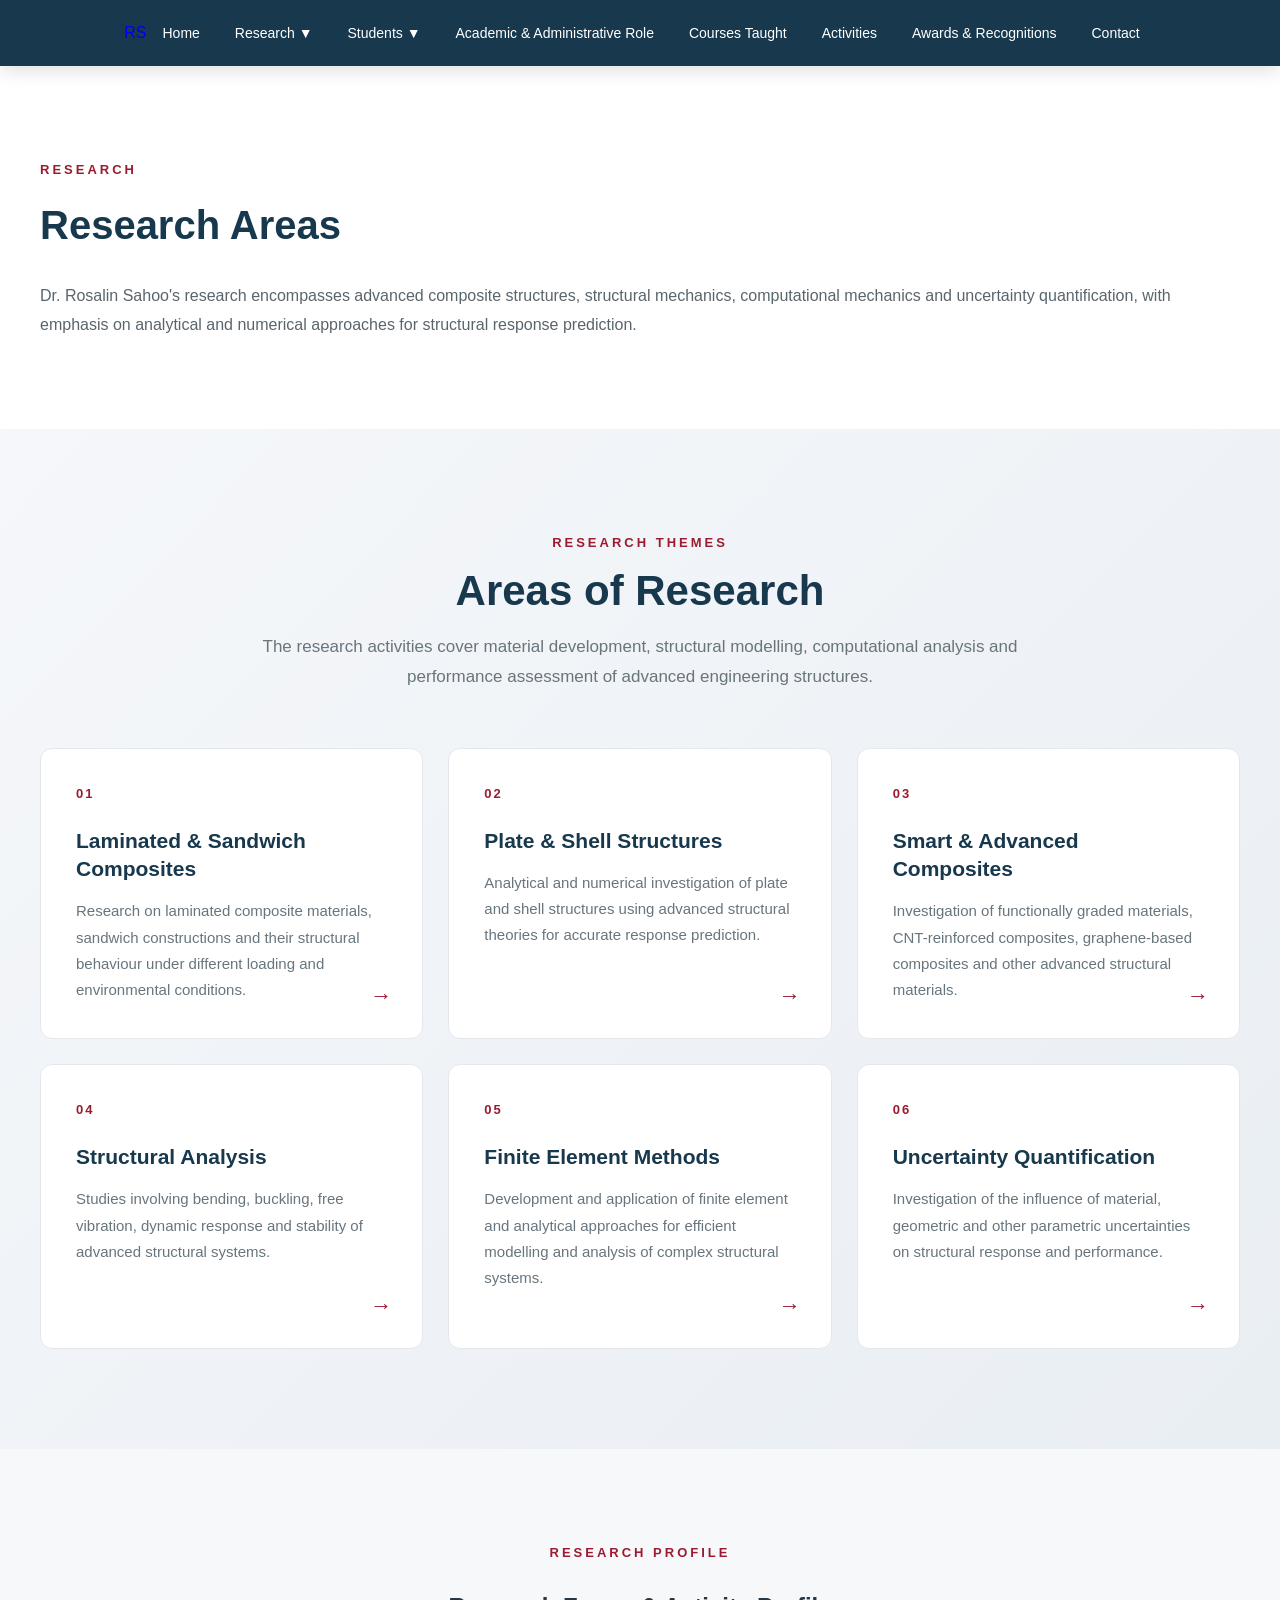
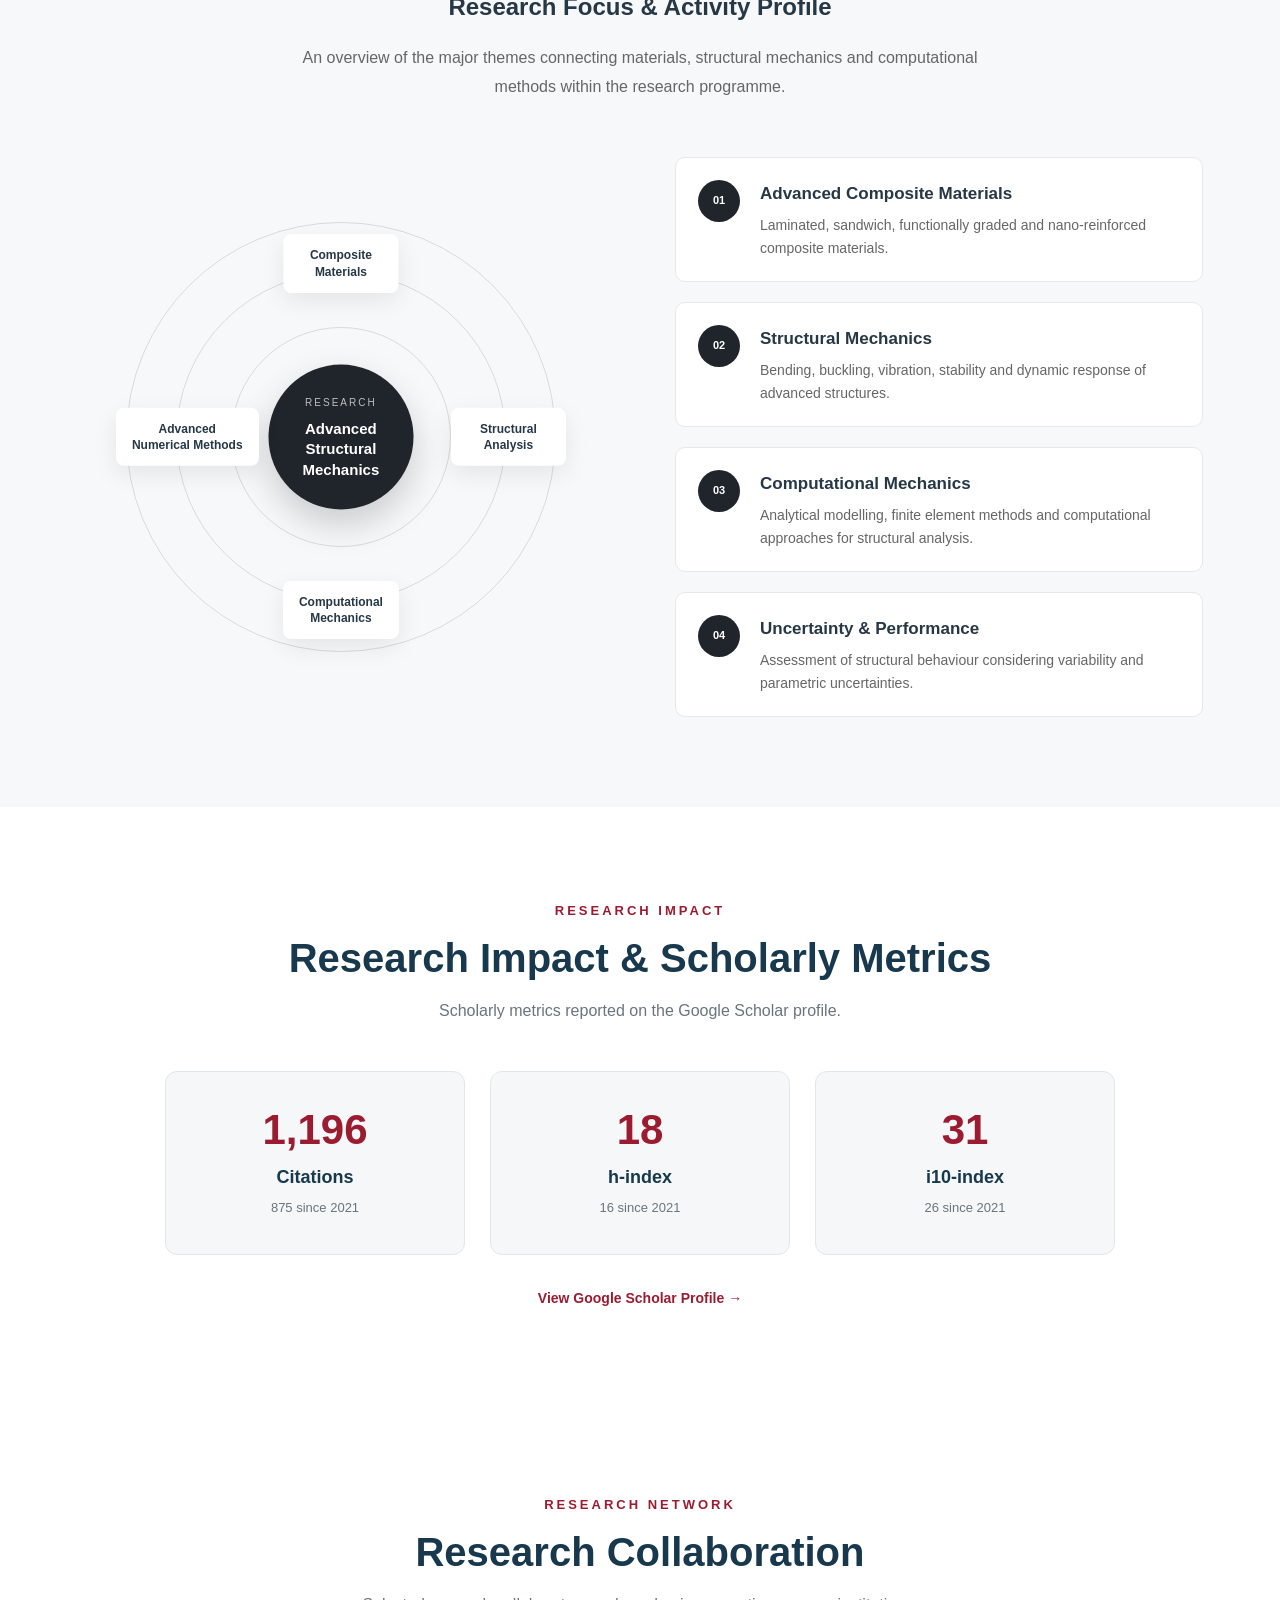
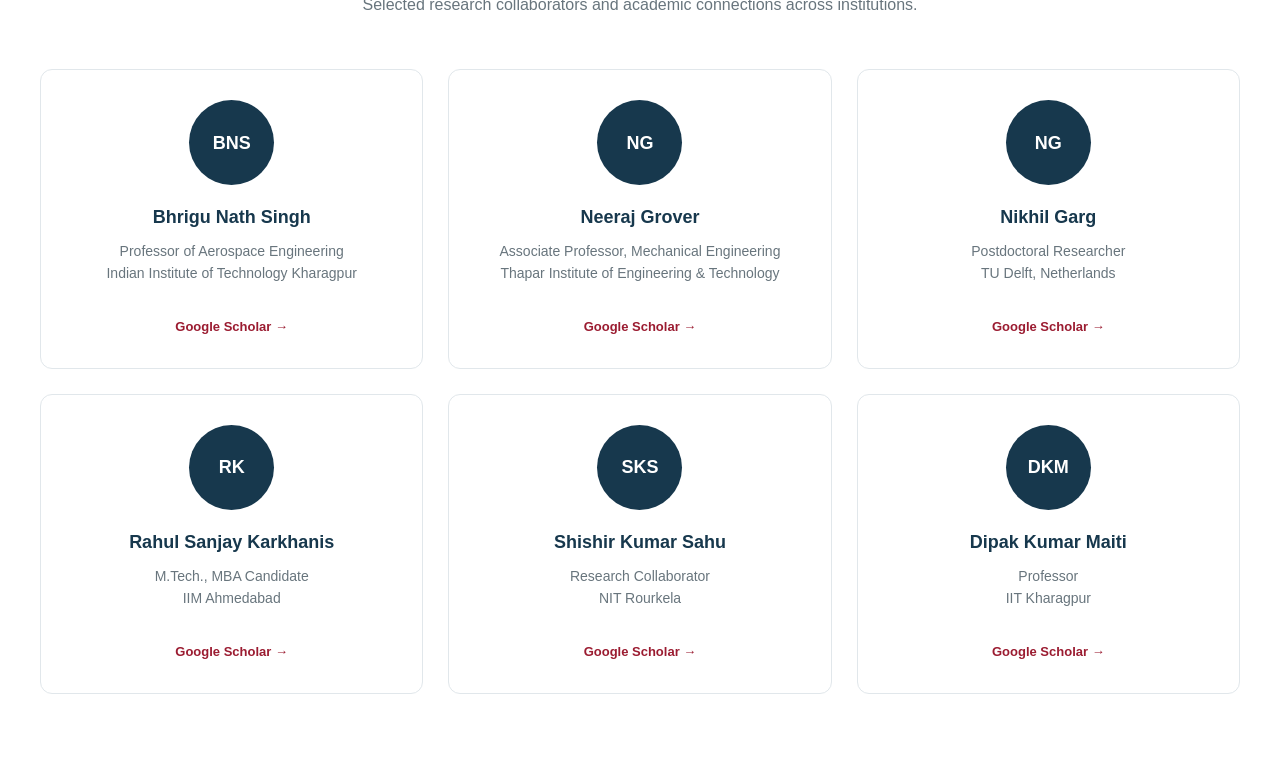
<file: research-areas.html>
<!DOCTYPE html>
<html lang="en">

<head>

    <meta charset="UTF-8">

    <meta name="viewport"
          content="width=device-width, initial-scale=1.0">

    <title>Research Areas | Dr. Rosalin Sahoo</title>

    <link rel="stylesheet" href="css/style.css">
    <link rel="stylesheet" href="css/header.css">


</head>


<body>

    <!-- =========================================
         HEADER
    ========================================== -->

    <header class="site-header">

        <div class="header-background">

            <div class="header-overlay">

                <div class="profile-content">

                    <h1>Dr. Rosalin Sahoo</h1>

                    <h2>Associate Professor</h2>

                    <p>
                        Department of Civil Engineering<br>
                        Indian Institute of Technology (BHU), Varanasi
                    </p>

                </div>

            </div>

        </div>


        <!-- =================================================
         NAVIGATION BAR
    ================================================== -->

    <nav class="navbar">

        <div class="nav-container">


            <!-- Small Logo -->

            <a href="index.html" class="nav-logo">
                RS
            </a>



            <!-- Main Menu -->

            <ul class="nav-menu">


                <!-- HOME -->

                <li>
                    <a href="index.html">
                        Home
                    </a>
                </li>

                <!-- RESEARCH -->

                <li class="dropdown">

                    <a href="#">
                        Research <span>▼</span>
                    </a>

                    <ul class="dropdown-menu">

                        <li>
                            <a href="research-areas.html">
                                Research Areas
                            </a>
                        </li>

                        <li>
                            <a href="publications.html">
                                Publications
                            </a>
                        </li>

                        <li>
                            <a href="sponsored-projects.html">
                                Sponsored Projects
                            </a>
                        </li>

                        <li>
                            <a href="patents.html">
                                Patents
                            </a>
                        </li>

                    </ul>

                </li>



                <!-- STUDENTS -->

                <li class="dropdown">

                    <a href="#">
                        Students <span>▼</span>
                    </a>

                    <ul class="dropdown-menu">

                        <li>
                            <a href="postdoctoral-fellows.html">
                                Postdoctoral Fellows
                            </a>
                        </li>

                        <li>
                            <a href="phd-students.html">
                                Ph.D. Students
                            </a>
                        </li>

                        <li>
                            <a href="pg-students.html">
                                PG Students (M.Tech. + IDD)
                            </a>
                        </li>

                    </ul>

                </li>



<!-- ACADEMIC & ADMINISTRATIVE ROLE -->
<li>
    <a href="academic-administrative-experience.html">
        Academic &amp; Administrative Role
    </a>
</li>


<!-- COURSES TAUGHT -->
<li>
    <a href="courses-taught.html">
        Courses Taught
    </a>
</li>


<!-- ACTIVITIES -->
<li>
    <a href="activities.html">
        Activities
    </a>
</li>


<!-- AWARDS -->
<li>
    <a href="awards.html">
        Awards &amp; Recognitions
    </a>
</li>


<!-- CONTACT -->
<li>
    <a href="contact.html">
        Contact
    </a>
</li>

            </ul>

        </div>

    </nav>

    </header>


    <!-- =========================================
         MAIN CONTENT
    ========================================== -->

    <main>


        <!-- =========================================
             PAGE INTRODUCTION
        ========================================== -->

        <section class="content-section">

            <div class="content-container">

                <span class="section-kicker">
                    RESEARCH
                </span>

                <h2>
                    Research Areas
                </h2>

                <p>
                    Dr. Rosalin Sahoo's research encompasses advanced
                    composite structures, structural mechanics,
                    computational mechanics and uncertainty
                    quantification, with emphasis on analytical and
                    numerical approaches for structural response
                    prediction.
                </p>

            </div>

        </section>



        <!-- =========================================
             RESEARCH AREAS
        ========================================== -->

        <section class="research-areas-section">

            <div class="research-areas-heading">

                <span class="section-kicker">
                    RESEARCH THEMES
                </span>

                <h2>
                    Areas of Research
                </h2>

                <p>
                    The research activities cover material development,
                    structural modelling, computational analysis and
                    performance assessment of advanced engineering
                    structures.
                </p>

            </div>


            <div class="research-cards">


                <!-- CARD 1 -->

                <article class="research-card">

                    <div class="research-number">
                        01
                    </div>

                    <h3>
                        Laminated &amp; Sandwich Composites
                    </h3>

                    <p>
                        Research on laminated composite materials,
                        sandwich constructions and their structural
                        behaviour under different loading and
                        environmental conditions.
                    </p>

                    <span class="research-arrow">
                        →
                    </span>

                </article>


                <!-- CARD 2 -->

                <article class="research-card">

                    <div class="research-number">
                        02
                    </div>

                    <h3>
                        Plate &amp; Shell Structures
                    </h3>

                    <p>
                        Analytical and numerical investigation of
                        plate and shell structures using advanced
                        structural theories for accurate response
                        prediction.
                    </p>

                    <span class="research-arrow">
                        →
                    </span>

                </article>


                <!-- CARD 3 -->

                <article class="research-card">

                    <div class="research-number">
                        03
                    </div>

                    <h3>
                        Smart &amp; Advanced Composites
                    </h3>

                    <p>
                        Investigation of functionally graded materials,
                        CNT-reinforced composites, graphene-based
                        composites and other advanced structural
                        materials.
                    </p>

                    <span class="research-arrow">
                        →
                    </span>

                </article>


                <!-- CARD 4 -->

                <article class="research-card">

                    <div class="research-number">
                        04
                    </div>

                    <h3>
                        Structural Analysis
                    </h3>

                    <p>
                        Studies involving bending, buckling, free
                        vibration, dynamic response and stability of
                        advanced structural systems.
                    </p>

                    <span class="research-arrow">
                        →
                    </span>

                </article>


                <!-- CARD 5 -->

                <article class="research-card">

                    <div class="research-number">
                        05
                    </div>

                    <h3>
                        Finite Element Methods
                    </h3>

                    <p>
                        Development and application of finite element
                        and analytical approaches for efficient
                        modelling and analysis of complex structural
                        systems.
                    </p>

                    <span class="research-arrow">
                        →
                    </span>

                </article>


                <!-- CARD 6 -->

                <article class="research-card">

                    <div class="research-number">
                        06
                    </div>

                    <h3>
                        Uncertainty Quantification
                    </h3>

                    <p>
                        Investigation of the influence of material,
                        geometric and other parametric uncertainties
                        on structural response and performance.
                    </p>

                    <span class="research-arrow">
                        →
                    </span>

                </article>

            </div>

        </section>



        <!-- =========================================
             RESEARCH FOCUS PROFILE
        ========================================== -->

        <section class="research-profile-section">

            <div class="research-profile-heading">

                <span class="section-kicker">
                    RESEARCH PROFILE
                </span>

                <h2>
                    Research Focus &amp; Activity Profile
                </h2>

                <p>
                    An overview of the major themes connecting
                    materials, structural mechanics and computational
                    methods within the research programme.
                </p>

            </div>


            <div class="research-profile-container">


                <!-- LEFT: VISUAL PROFILE -->

                <div class="research-profile-visual">

                    <div class="profile-orbit orbit-one"></div>

                    <div class="profile-orbit orbit-two"></div>

                    <div class="profile-orbit orbit-three"></div>


                    <div class="profile-core">

                        <span>
                            RESEARCH
                        </span>

                        <strong>
                            Advanced<br>
                            Structural<br>
                            Mechanics
                        </strong>

                    </div>


                    <div class="profile-node node-one">
                        Composite<br>Materials
                    </div>

                    <div class="profile-node node-two">
                        Structural<br>Analysis
                    </div>

                    <div class="profile-node node-three">
                        Computational<br>Mechanics
                    </div>

                    <div class="profile-node node-four">
                        Advanced<br>Numerical Methods
                    </div>

                </div>


                <!-- RIGHT: FOCUS LIST -->

                <div class="research-focus-list">


                    <div class="focus-item">

                        <div class="focus-icon">
                            01
                        </div>

                        <div>

                            <h3>
                                Advanced Composite Materials
                            </h3>

                            <p>
                                Laminated, sandwich, functionally
                                graded and nano-reinforced composite
                                materials.
                            </p>

                        </div>

                    </div>


                    <div class="focus-item">

                        <div class="focus-icon">
                            02
                        </div>

                        <div>

                            <h3>
                                Structural Mechanics
                            </h3>

                            <p>
                                Bending, buckling, vibration,
                                stability and dynamic response of
                                advanced structures.
                            </p>

                        </div>

                    </div>


                    <div class="focus-item">

                        <div class="focus-icon">
                            03
                        </div>

                        <div>

                            <h3>
                                Computational Mechanics
                            </h3>

                            <p>
                                Analytical modelling, finite element
                                methods and computational approaches
                                for structural analysis.
                            </p>

                        </div>

                    </div>


                    <div class="focus-item">

                        <div class="focus-icon">
                            04
                        </div>

                        <div>

                            <h3>
                                Uncertainty &amp; Performance
                            </h3>

                            <p>
                                Assessment of structural behaviour
                                considering variability and
                                parametric uncertainties.
                            </p>

                        </div>

                    </div>

                </div>

            </div>

        </section>



        <!-- =========================================
             RESEARCH IMPACT
        ========================================== -->

        <section class="research-impact-section">

            <div class="research-impact-heading">

                <span class="section-kicker">
                    RESEARCH IMPACT
                </span>

                <h2>
                    Research Impact &amp; Scholarly Metrics
                </h2>

                <p>
                    Scholarly metrics reported on the Google Scholar
                    profile.
                </p>

            </div>


            <div class="impact-cards">


                <div class="impact-card">

                    <div class="impact-number">
                        1,196
                    </div>

                    <div class="impact-label">
                        Citations
                    </div>

                    <div class="impact-subtext">
                        875 since 2021
                    </div>

                </div>


                <div class="impact-card">

                    <div class="impact-number">
                        18
                    </div>

                    <div class="impact-label">
                        h-index
                    </div>

                    <div class="impact-subtext">
                        16 since 2021
                    </div>

                </div>


                <div class="impact-card">

                    <div class="impact-number">
                        31
                    </div>

                    <div class="impact-label">
                        i10-index
                    </div>

                    <div class="impact-subtext">
                        26 since 2021
                    </div>

                </div>

            </div>


            <div class="scholar-source">

                <a
                    href="https://scholar.google.com/citations?user=Vsyuqi0AAAAJ&hl=en"
                    target="_blank"
                    rel="noopener noreferrer"
                >
                    View Google Scholar Profile →
                </a>

            </div>

        </section>



        <!-- =========================================
             RESEARCH COLLABORATION
        ========================================== -->

        <section class="collaboration-section">

            <div class="collaboration-heading">

                <span class="section-kicker">
                    RESEARCH NETWORK
                </span>

                <h2>
                    Research Collaboration
                </h2>

                <p>
                    Selected research collaborators and academic
                    connections across institutions.
                </p>

            </div>


            <div class="collaboration-grid">


                <!-- BHRIGU NATH SINGH -->

                <article class="collaboration-card">

                    <div class="collaboration-photo-placeholder">
                        BNS
                    </div>

                    <h3>
                        Bhrigu Nath Singh
                    </h3>

                    <p>
                        Professor of Aerospace Engineering
                        <br>
                        Indian Institute of Technology Kharagpur
                    </p>

                    <a
                        href="https://scholar.google.com/citations?user=wwjYPDMAAAAJ&hl=en"
                        target="_blank"
                        rel="noopener noreferrer"
                    >
                        Google Scholar →
                    </a>

                </article>


                <!-- NEERAJ GROVER -->

                <article class="collaboration-card">

                    <div class="collaboration-photo-placeholder">
                        NG
                    </div>

                    <h3>
                        Neeraj Grover
                    </h3>

                    <p>
                        Associate Professor, Mechanical Engineering
                        <br>
                        Thapar Institute of Engineering &amp; Technology
                    </p>

                    <a
                        href="https://scholar.google.com/citations?user=gfq9O5QAAAAJ&hl=en"
                        target="_blank"
                        rel="noopener noreferrer"
                    >
                        Google Scholar →
                    </a>

                </article>


                <!-- NIKHIL GARG -->

                <article class="collaboration-card">

                    <div class="collaboration-photo-placeholder">
                        NG
                    </div>

                    <h3>
                        Nikhil Garg
                    </h3>

                    <p>
                        Postdoctoral Researcher
                        <br>
                        TU Delft, Netherlands
                    </p>

                    <a
                        href="https://scholar.google.com/citations?user=ilb5v_IAAAAJ&hl=en"
                        target="_blank"
                        rel="noopener noreferrer"
                    >
                        Google Scholar →
                    </a>

                </article>


                <!-- RAHUL KARKHANIS -->

                <article class="collaboration-card">

                    <div class="collaboration-photo-placeholder">
                        RK
                    </div>

                    <h3>
                        Rahul Sanjay Karkhanis
                    </h3>

                    <p>
                        M.Tech., MBA Candidate
                        <br>
                        IIM Ahmedabad
                    </p>

                    <a
                        href="https://scholar.google.com/citations?user=8b9VdoIAAAAJ&hl=en"
                        target="_blank"
                        rel="noopener noreferrer"
                    >
                        Google Scholar →
                    </a>

                </article>


                <!-- SHISHIR KUMAR SAHU -->

                <article class="collaboration-card">

                    <div class="collaboration-photo-placeholder">
                        SKS
                    </div>

                    <h3>
                        Shishir Kumar Sahu
                    </h3>

                    <p>
                        Research Collaborator
                        <br>
                        NIT Rourkela
                    </p>

                    <a
                        href="https://scholar.google.com/citations?user=-BAFoGUAAAAJ&hl=en"
                        target="_blank"
                        rel="noopener noreferrer"
                    >
                        Google Scholar →
                    </a>

                </article>


                <!-- DIPAK KUMAR MAITI -->

                <article class="collaboration-card">

                    <div class="collaboration-photo-placeholder">
                        DKM
                    </div>

                    <h3>
                        Dipak Kumar Maiti
                    </h3>

                    <p>
                        Professor
                        <br>
                        IIT Kharagpur
                    </p>

                    <a
                        href="https://scholar.google.com/citations?user=8LtPTNkAAAAJ&hl=en"
                        target="_blank"
                        rel="noopener noreferrer"
                    >
                        Google Scholar →
                    </a>

                </article>


            </div>

        </section>


    </main>


    <script src="js/research.js"></script>

</body>

</html>
</file>
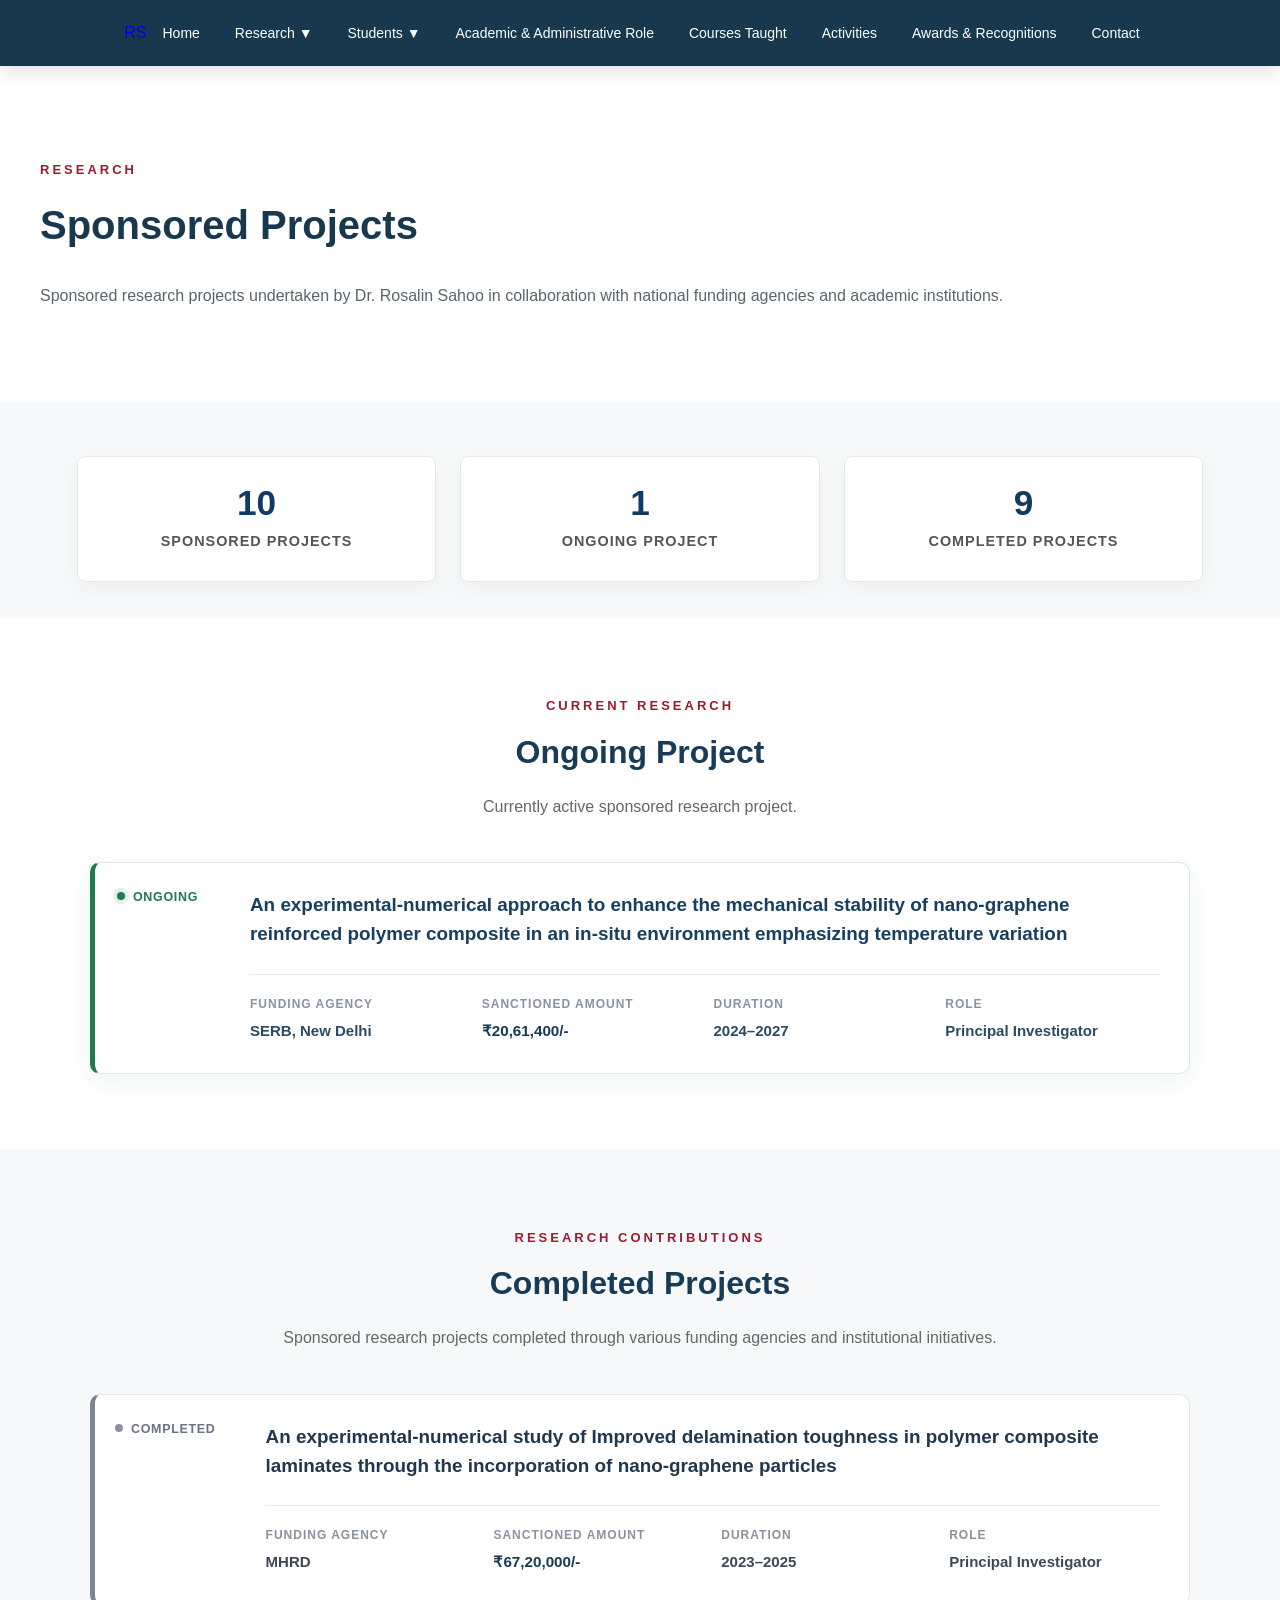
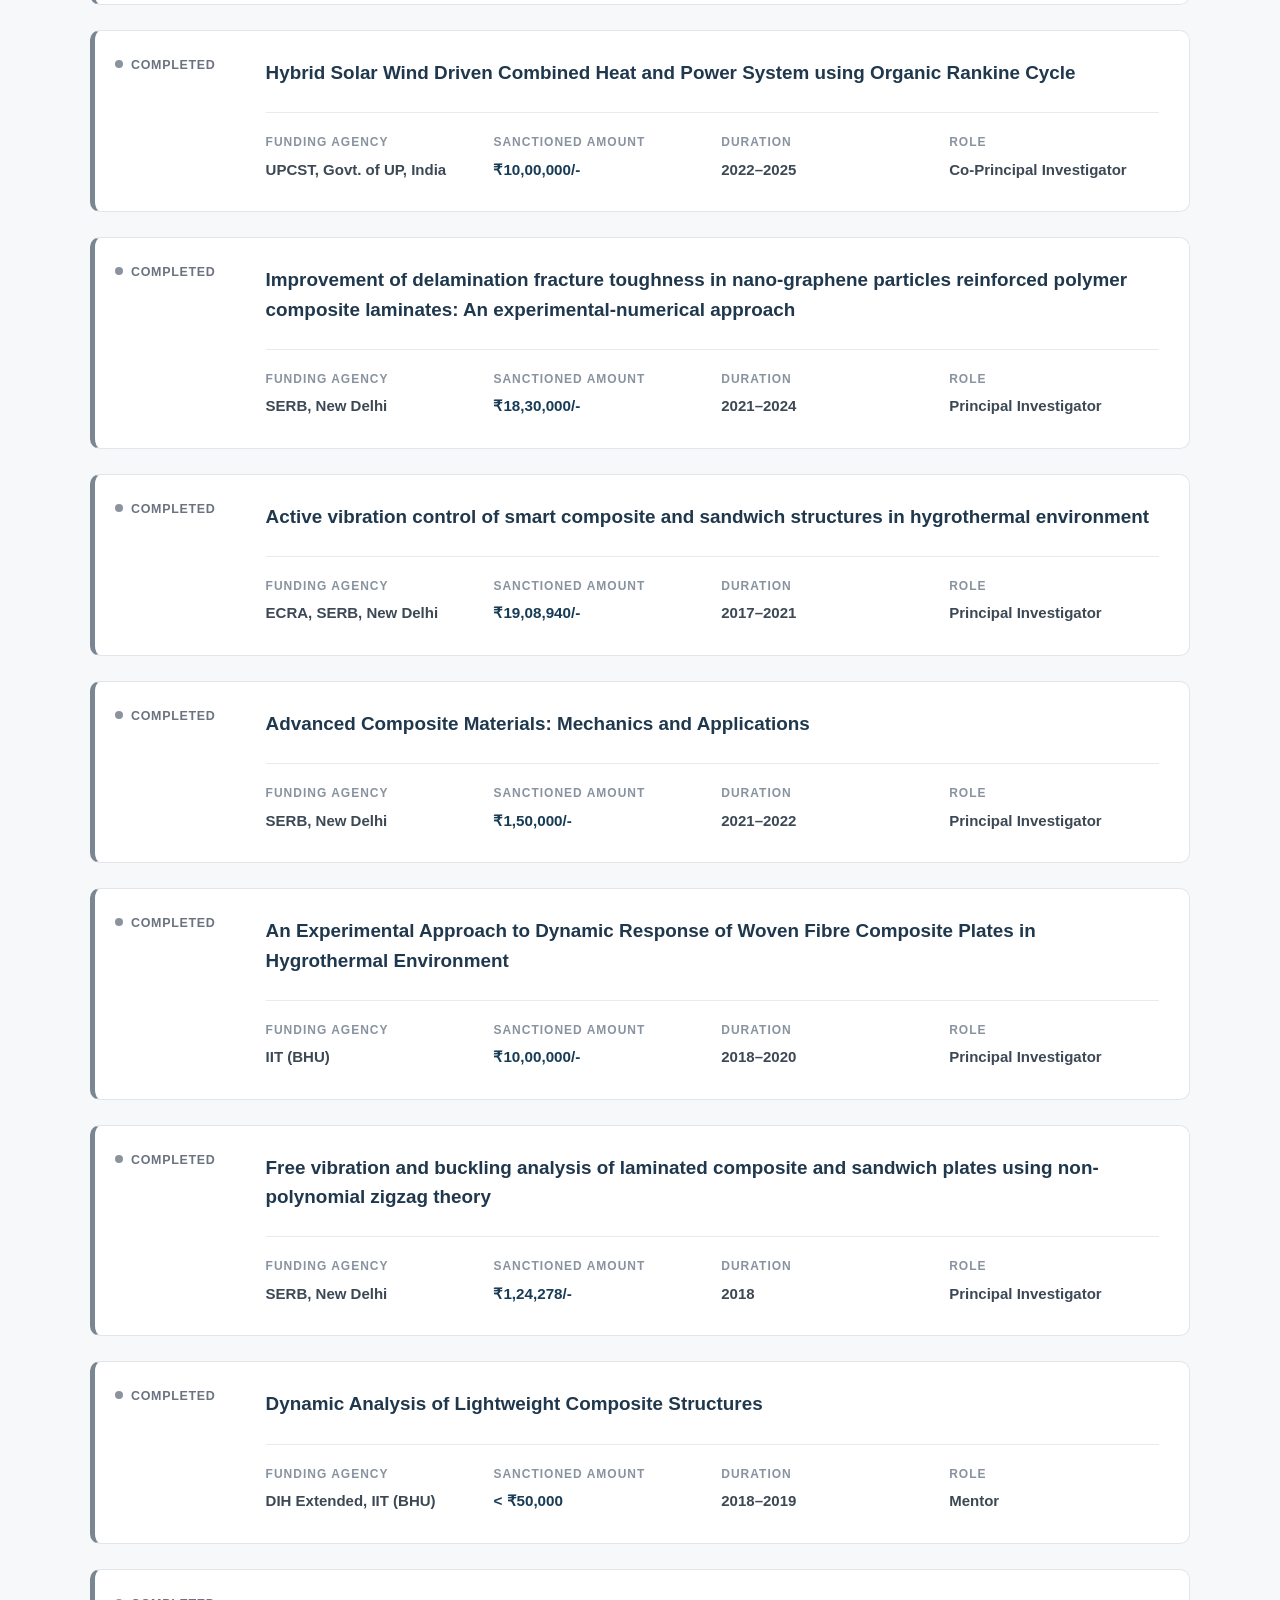
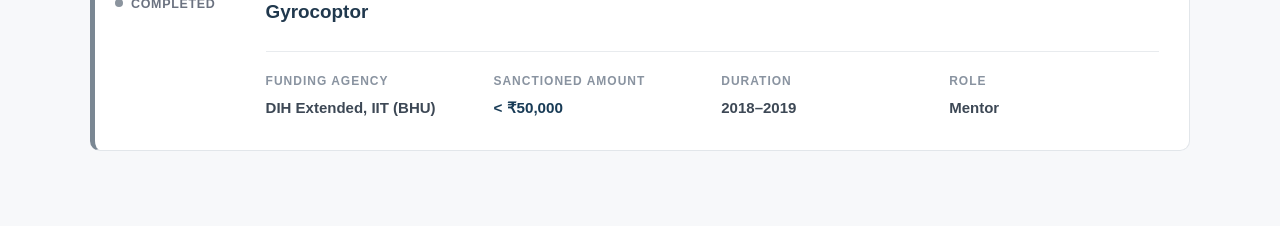
<file: sponsored-projects.html>
<!DOCTYPE html>
<html lang="en">

<head>

    <meta charset="UTF-8">

    <meta name="viewport"
          content="width=device-width, initial-scale=1.0">

    <title>Sponsored Projects | Dr. Rosalin Sahoo</title>

    <link rel="stylesheet" href="css/style.css">
    <link rel="stylesheet" href="css/header.css">


</head>


<body>

    <!-- =========================================
         HEADER
    ========================================== -->

    <header class="site-header">

        <div class="header-background">

            <div class="header-overlay">

                <div class="profile-content">

                    <h1>Dr. Rosalin Sahoo</h1>

                    <h2>Associate Professor</h2>

                    <p>
                        Department of Civil Engineering<br>
                        Indian Institute of Technology (BHU), Varanasi
                    </p>

                </div>

            </div>

        </div>


        <!-- =================================================
         NAVIGATION BAR
    ================================================== -->

    <nav class="navbar">

        <div class="nav-container">


            <!-- Small Logo -->

            <a href="index.html" class="nav-logo">
                RS
            </a>



            <!-- Main Menu -->

            <ul class="nav-menu">


                <!-- HOME -->

                <li>
                    <a href="index.html">
                        Home
                    </a>
                </li>

                <!-- RESEARCH -->

                <li class="dropdown">

                    <a href="#">
                        Research <span>▼</span>
                    </a>

                    <ul class="dropdown-menu">

                        <li>
                            <a href="research-areas.html">
                                Research Areas
                            </a>
                        </li>

                        <li>
                            <a href="publications.html">
                                Publications
                            </a>
                        </li>

                        <li>
                            <a href="sponsored-projects.html">
                                Sponsored Projects
                            </a>
                        </li>

                        <li>
                            <a href="patents.html">
                                Patents
                            </a>
                        </li>

                    </ul>

                </li>



                <!-- STUDENTS -->

                <li class="dropdown">

                    <a href="#">
                        Students <span>▼</span>
                    </a>

                    <ul class="dropdown-menu">

                        <li>
                            <a href="postdoctoral-fellows.html">
                                Postdoctoral Fellows
                            </a>
                        </li>

                        <li>
                            <a href="phd-students.html">
                                Ph.D. Students
                            </a>
                        </li>

                        <li>
                            <a href="pg-students.html">
                                PG Students (M.Tech. + IDD)
                            </a>
                        </li>

                    </ul>

                </li>



<!-- ACADEMIC & ADMINISTRATIVE ROLE -->
<li>
    <a href="academic-administrative-experience.html">
        Academic &amp; Administrative Role
    </a>
</li>


<!-- COURSES TAUGHT -->
<li>
    <a href="courses-taught.html">
        Courses Taught
    </a>
</li>


<!-- ACTIVITIES -->
<li>
    <a href="activities.html">
        Activities
    </a>
</li>


<!-- AWARDS -->
<li>
    <a href="awards.html">
        Awards &amp; Recognitions
    </a>
</li>


<!-- CONTACT -->
<li>
    <a href="contact.html">
        Contact
    </a>
</li>

            </ul>

        </div>

    </nav>
    
    </header>


    <!-- =========================================
         MAIN CONTENT
    ========================================== -->

    <main>


        <!-- =====================================
             PAGE INTRODUCTION
        ====================================== -->

        <section class="content-section">

            <div class="content-container">

                <span class="section-kicker">
                    RESEARCH
                </span>

                <h2>
                    Sponsored Projects
                </h2>

                <p>
                    Sponsored research projects undertaken by
                    Dr. Rosalin Sahoo in collaboration with
                    national funding agencies and academic
                    institutions.
                </p>

            </div>

        </section>



        <!-- =====================================
             PROJECT SUMMARY
        ====================================== -->

        <section class="project-summary-section">

            <div class="project-summary-container">

                <div class="project-summary-card">

                    <div class="project-summary-number">
                        10
                    </div>

                    <div class="project-summary-label">
                        Sponsored Projects
                    </div>

                </div>


                <div class="project-summary-card">

                    <div class="project-summary-number">
                        1
                    </div>

                    <div class="project-summary-label">
                        Ongoing Project
                    </div>

                </div>


                <div class="project-summary-card">

                    <div class="project-summary-number">
                        9
                    </div>

                    <div class="project-summary-label">
                        Completed Projects
                    </div>

                </div>

            </div>

        </section>



        <!-- =====================================
             ONGOING PROJECTS
        ====================================== -->

        <section class="projects-section">

            <div class="projects-heading">

                <span class="section-kicker">
                    CURRENT RESEARCH
                </span>

                <h2>
                    Ongoing Project
                </h2>

                <p>
                    Currently active sponsored research project.
                </p>

            </div>


            <div class="projects-list">


                <!-- PROJECT 1 -->

                <article class="project-card project-ongoing">

                    <div class="project-status">
                        <span class="status-dot"></span>
                        Ongoing
                    </div>

                    <div class="project-content">

                        <h3>
                            An experimental-numerical approach to
                            enhance the mechanical stability of
                            nano-graphene reinforced polymer composite
                            in an in-situ environment emphasizing
                            temperature variation
                        </h3>


                        <div class="project-details">

                            <div class="project-detail">

                                <span class="detail-label">
                                    Funding Agency
                                </span>

                                <span class="detail-value">
                                    SERB, New Delhi
                                </span>

                            </div>


                            <div class="project-detail">

                                <span class="detail-label">
                                    Sanctioned Amount
                                </span>

                                <span class="detail-value">
                                    ₹20,61,400/-
                                </span>

                            </div>


                            <div class="project-detail">

                                <span class="detail-label">
                                    Duration
                                </span>

                                <span class="detail-value">
                                    2024–2027
                                </span>

                            </div>


                            <div class="project-detail">

                                <span class="detail-label">
                                    Role
                                </span>

                                <span class="detail-value">
                                    Principal Investigator
                                </span>

                            </div>

                        </div>

                    </div>

                </article>

            </div>

        </section>



        <!-- =====================================
             COMPLETED PROJECTS
        ====================================== -->

        <section class="projects-section completed-projects">

            <div class="projects-heading">

                <span class="section-kicker">
                    RESEARCH CONTRIBUTIONS
                </span>

                <h2>
                    Completed Projects
                </h2>

                <p>
                    Sponsored research projects completed through
                    various funding agencies and institutional
                    initiatives.
                </p>

            </div>


            <div class="projects-list">


                <!-- PROJECT 2 -->

                <article class="project-card project-completed">

                    <div class="project-status">
                        <span class="status-dot"></span>
                        Completed
                    </div>

                    <div class="project-content">

                        <h3>
                            An experimental-numerical study of
                            Improved delamination toughness in
                            polymer composite laminates through
                            the incorporation of nano-graphene particles
                        </h3>


                        <div class="project-details">

                            <div class="project-detail">

                                <span class="detail-label">
                                    Funding Agency
                                </span>

                                <span class="detail-value">
                                    MHRD
                                </span>

                            </div>


                            <div class="project-detail">

                                <span class="detail-label">
                                    Sanctioned Amount
                                </span>

                                <span class="detail-value">
                                    ₹67,20,000/-
                                </span>

                            </div>


                            <div class="project-detail">

                                <span class="detail-label">
                                    Duration
                                </span>

                                <span class="detail-value">
                                    2023–2025
                                </span>

                            </div>


                            <div class="project-detail">

                                <span class="detail-label">
                                    Role
                                </span>

                                <span class="detail-value">
                                    Principal Investigator
                                </span>

                            </div>

                        </div>

                    </div>

                </article>



                <!-- PROJECT 3 -->

                <article class="project-card project-completed">

                    <div class="project-status">
                        <span class="status-dot"></span>
                        Completed
                    </div>

                    <div class="project-content">

                        <h3>
                            Hybrid Solar Wind Driven Combined Heat
                            and Power System using Organic Rankine Cycle
                        </h3>


                        <div class="project-details">

                            <div class="project-detail">

                                <span class="detail-label">
                                    Funding Agency
                                </span>

                                <span class="detail-value">
                                    UPCST, Govt. of UP, India
                                </span>

                            </div>


                            <div class="project-detail">

                                <span class="detail-label">
                                    Sanctioned Amount
                                </span>

                                <span class="detail-value">
                                    ₹10,00,000/-
                                </span>

                            </div>


                            <div class="project-detail">

                                <span class="detail-label">
                                    Duration
                                </span>

                                <span class="detail-value">
                                    2022–2025
                                </span>

                            </div>


                            <div class="project-detail">

                                <span class="detail-label">
                                    Role
                                </span>

                                <span class="detail-value">
                                    Co-Principal Investigator
                                </span>

                            </div>

                        </div>

                    </div>

                </article>



                <!-- PROJECT 4 -->

                <article class="project-card project-completed">

                    <div class="project-status">
                        <span class="status-dot"></span>
                        Completed
                    </div>

                    <div class="project-content">

                        <h3>
                            Improvement of delamination fracture
                            toughness in nano-graphene particles
                            reinforced polymer composite laminates:
                            An experimental-numerical approach
                        </h3>


                        <div class="project-details">

                            <div class="project-detail">

                                <span class="detail-label">
                                    Funding Agency
                                </span>

                                <span class="detail-value">
                                    SERB, New Delhi
                                </span>

                            </div>


                            <div class="project-detail">

                                <span class="detail-label">
                                    Sanctioned Amount
                                </span>

                                <span class="detail-value">
                                    ₹18,30,000/-
                                </span>

                            </div>


                            <div class="project-detail">

                                <span class="detail-label">
                                    Duration
                                </span>

                                <span class="detail-value">
                                    2021–2024
                                </span>

                            </div>


                            <div class="project-detail">

                                <span class="detail-label">
                                    Role
                                </span>

                                <span class="detail-value">
                                    Principal Investigator
                                </span>

                            </div>

                        </div>

                    </div>

                </article>



                <!-- PROJECT 5 -->

                <article class="project-card project-completed">

                    <div class="project-status">
                        <span class="status-dot"></span>
                        Completed
                    </div>

                    <div class="project-content">

                        <h3>
                            Active vibration control of smart composite
                            and sandwich structures in hygrothermal
                            environment
                        </h3>


                        <div class="project-details">

                            <div class="project-detail">

                                <span class="detail-label">
                                    Funding Agency
                                </span>

                                <span class="detail-value">
                                    ECRA, SERB, New Delhi
                                </span>

                            </div>


                            <div class="project-detail">

                                <span class="detail-label">
                                    Sanctioned Amount
                                </span>

                                <span class="detail-value">
                                    ₹19,08,940/-
                                </span>

                            </div>


                            <div class="project-detail">

                                <span class="detail-label">
                                    Duration
                                </span>

                                <span class="detail-value">
                                    2017–2021
                                </span>

                            </div>


                            <div class="project-detail">

                                <span class="detail-label">
                                    Role
                                </span>

                                <span class="detail-value">
                                    Principal Investigator
                                </span>

                            </div>

                        </div>

                    </div>

                </article>



                <!-- PROJECT 6 -->

                <article class="project-card project-completed">

                    <div class="project-status">
                        <span class="status-dot"></span>
                        Completed
                    </div>

                    <div class="project-content">

                        <h3>
                            Advanced Composite Materials:
                            Mechanics and Applications
                        </h3>


                        <div class="project-details">

                            <div class="project-detail">

                                <span class="detail-label">
                                    Funding Agency
                                </span>

                                <span class="detail-value">
                                    SERB, New Delhi
                                </span>

                            </div>


                            <div class="project-detail">

                                <span class="detail-label">
                                    Sanctioned Amount
                                </span>

                                <span class="detail-value">
                                    ₹1,50,000/-
                                </span>

                            </div>


                            <div class="project-detail">

                                <span class="detail-label">
                                    Duration
                                </span>

                                <span class="detail-value">
                                    2021–2022
                                </span>

                            </div>


                            <div class="project-detail">

                                <span class="detail-label">
                                    Role
                                </span>

                                <span class="detail-value">
                                    Principal Investigator
                                </span>

                            </div>

                        </div>

                    </div>

                </article>



                <!-- PROJECT 7 -->

                <article class="project-card project-completed">

                    <div class="project-status">
                        <span class="status-dot"></span>
                        Completed
                    </div>

                    <div class="project-content">

                        <h3>
                            An Experimental Approach to Dynamic
                            Response of Woven Fibre Composite Plates
                            in Hygrothermal Environment
                        </h3>


                        <div class="project-details">

                            <div class="project-detail">

                                <span class="detail-label">
                                    Funding Agency
                                </span>

                                <span class="detail-value">
                                    IIT (BHU)
                                </span>

                            </div>


                            <div class="project-detail">

                                <span class="detail-label">
                                    Sanctioned Amount
                                </span>

                                <span class="detail-value">
                                    ₹10,00,000/-
                                </span>

                            </div>


                            <div class="project-detail">

                                <span class="detail-label">
                                    Duration
                                </span>

                                <span class="detail-value">
                                    2018–2020
                                </span>

                            </div>


                            <div class="project-detail">

                                <span class="detail-label">
                                    Role
                                </span>

                                <span class="detail-value">
                                    Principal Investigator
                                </span>

                            </div>

                        </div>

                    </div>

                </article>



                <!-- PROJECT 8 -->

                <article class="project-card project-completed">

                    <div class="project-status">
                        <span class="status-dot"></span>
                        Completed
                    </div>

                    <div class="project-content">

                        <h3>
                            Free vibration and buckling analysis of
                            laminated composite and sandwich plates
                            using non-polynomial zigzag theory
                        </h3>


                        <div class="project-details">

                            <div class="project-detail">

                                <span class="detail-label">
                                    Funding Agency
                                </span>

                                <span class="detail-value">
                                    SERB, New Delhi
                                </span>

                            </div>


                            <div class="project-detail">

                                <span class="detail-label">
                                    Sanctioned Amount
                                </span>

                                <span class="detail-value">
                                    ₹1,24,278/-
                                </span>

                            </div>


                            <div class="project-detail">

                                <span class="detail-label">
                                    Duration
                                </span>

                                <span class="detail-value">
                                    2018
                                </span>

                            </div>


                            <div class="project-detail">

                                <span class="detail-label">
                                    Role
                                </span>

                                <span class="detail-value">
                                    Principal Investigator
                                </span>

                            </div>

                        </div>

                    </div>

                </article>



                <!-- PROJECT 9 -->

                <article class="project-card project-completed">

                    <div class="project-status">
                        <span class="status-dot"></span>
                        Completed
                    </div>

                    <div class="project-content">

                        <h3>
                            Dynamic Analysis of Lightweight Composite
                            Structures
                        </h3>


                        <div class="project-details">

                            <div class="project-detail">

                                <span class="detail-label">
                                    Funding Agency
                                </span>

                                <span class="detail-value">
                                    DIH Extended, IIT (BHU)
                                </span>

                            </div>


                            <div class="project-detail">

                                <span class="detail-label">
                                    Sanctioned Amount
                                </span>

                                <span class="detail-value">
                                    &lt; ₹50,000
                                </span>

                            </div>


                            <div class="project-detail">

                                <span class="detail-label">
                                    Duration
                                </span>

                                <span class="detail-value">
                                    2018–2019
                                </span>

                            </div>


                            <div class="project-detail">

                                <span class="detail-label">
                                    Role
                                </span>

                                <span class="detail-value">
                                    Mentor
                                </span>

                            </div>

                        </div>

                    </div>

                </article>



                <!-- PROJECT 10 -->

                <article class="project-card project-completed">

                    <div class="project-status">
                        <span class="status-dot"></span>
                        Completed
                    </div>

                    <div class="project-content">

                        <h3>
                            Gyrocoptor
                        </h3>


                        <div class="project-details">

                            <div class="project-detail">

                                <span class="detail-label">
                                    Funding Agency
                                </span>

                                <span class="detail-value">
                                    DIH Extended, IIT (BHU)
                                </span>

                            </div>


                            <div class="project-detail">

                                <span class="detail-label">
                                    Sanctioned Amount
                                </span>

                                <span class="detail-value">
                                    &lt; ₹50,000
                                </span>

                            </div>


                            <div class="project-detail">

                                <span class="detail-label">
                                    Duration
                                </span>

                                <span class="detail-value">
                                    2018–2019
                                </span>

                            </div>


                            <div class="project-detail">

                                <span class="detail-label">
                                    Role
                                </span>

                                <span class="detail-value">
                                    Mentor
                                </span>

                            </div>

                        </div>

                    </div>

                </article>


            </div>

        </section>


    </main>


    <!-- =========================================
         JAVASCRIPT
    ========================================== -->

    <script src="js/script.js"></script>

</body>

</html>
</file>
<file: css/style.css>
/* =========================================================
   DR. ROSALIN SAHOO WEBSITE
   COMPLETE CSS
========================================================= */


/* =========================================================
   1. GLOBAL
========================================================= */

* {
    margin: 0;
    padding: 0;
    box-sizing: border-box;
}

html {
    scroll-behavior: smooth;
}

body {
    margin: 0;
    padding: 0;

    font-family:
        "Segoe UI",
        Arial,
        Helvetica,
        sans-serif;

    color: #263746;

    background: #ffffff;

    line-height: 1.6;

    overflow-x: hidden;
}

img {
    max-width: 100%;
}

a {
    text-decoration: none;
}

button {
    font-family: inherit;
}


/* =========================================================
   2. COMMON SECTION LABEL
========================================================= */

.section-kicker {
    display: inline-block;

    margin-bottom: 12px;

    color: #9b1c31;

    font-size: 13px;

    font-weight: 700;

    letter-spacing: 3px;

    text-transform: uppercase;
}


/* =========================================================
   3. IIT(BHU) HEADER
========================================================= */

.header-background {

    width: 100%;

    min-height: 250px;

    background-image:
        linear-gradient(
            rgba(12, 35, 50, 0.55),
            rgba(12, 35, 50, 0.55)
        ),
        url("../images/background/iitbhu_background.jpeg");

    background-size: cover;

    background-position: center;

    display: flex;

    align-items: center;

    justify-content: center;

    text-align: center;

    color: white;
}


.header-content {

    padding: 50px 25px;

}


.header-content h1 {

    margin-bottom: 8px;

    font-size: 42px;

    font-weight: 600;

    letter-spacing: 0.5px;

}


.header-content p {

    font-size: 18px;

    opacity: 0.92;

}


/* =========================================================
   4. NAVIGATION BAR
========================================================= */

.navbar {

    width: 100%;

    background: #17384d;

    box-shadow:
        0 5px 18px rgba(0, 0, 0, 0.12);

    position: relative;

    z-index: 1000;
}


.nav-container {

    width: 100%;

    max-width: 1250px;

    min-height: 66px;

    margin: 0 auto;

    padding: 0 25px;

    display: flex;

    align-items: center;

    justify-content: center;
}


.nav-menu {

    list-style: none;

    display: flex;

    align-items: center;

    justify-content: center;

    flex-wrap: wrap;

    gap: 3px;

}


.nav-menu > li {

    position: relative;

}


.nav-menu > li > a {

    display: block;

    padding: 21px 16px;

    color: white;

    font-size: 14px;

    font-weight: 500;

    transition:
        background 0.3s ease,
        color 0.3s ease;
}


.nav-menu > li > a:hover {

    background: #9b1c31;

}


/* Dropdown */

.dropdown-menu {

    position: absolute;

    top: 100%;

    left: 0;

    min-width: 220px;

    padding: 8px 0;

    background: white;

    list-style: none;

    box-shadow:
        0 12px 30px rgba(0, 0, 0, 0.16);

    border-top: 3px solid #9b1c31;

    opacity: 0;

    visibility: hidden;

    transform: translateY(8px);

    transition:
        opacity 0.25s ease,
        transform 0.25s ease,
        visibility 0.25s ease;

    z-index: 1100;
}


.nav-menu li:hover > .dropdown-menu {

    opacity: 1;

    visibility: visible;

    transform: translateY(0);

}


.dropdown-menu li {

    width: 100%;

}


.dropdown-menu li a {

    display: block;

    padding: 11px 18px;

    color: #304452;

    font-size: 14px;

    white-space: nowrap;

}


.dropdown-menu li a:hover {

    background: #f1f4f6;

    color: #9b1c31;

}


/* =========================================================
   HERO SLIDESHOW — CENTERED
========================================================= */

.hero-section {
    width: 100%;
    padding: 60px 30px;

    display: flex;
    justify-content: center;
    align-items: center;

    background: linear-gradient(
        135deg,
        #f4f7f9,
        #e8eef2
    );

    box-sizing: border-box;
}


/* Main slideshow */

.hero-container {
    position: relative;

    display: block;

    width: 100%;
    max-width: 1200px;

    margin: 0 auto !important;

    padding: 0 !important;

    left: auto !important;
    right: auto !important;

    transform: none !important;

    overflow: hidden;

    border-radius: 16px;

    background: #172f3f;

    box-shadow:
        0 20px 45px rgba(0, 0, 0, 0.15);

    box-sizing: border-box;
}


/* =========================================================
   SLIDES
========================================================= */

.slide {
    position: relative !important;

    width: 100% !important;

    height: 560px;

    min-height: 560px;

    margin: 0 !important;

    padding: 0 !important;

    display: none;

    overflow: hidden;
}


.slide.active {
    display: block !important;
}


/* =========================================================
   SLIDE IMAGE
========================================================= */

.slide img {
    display: block;

    width: 100% !important;

    height: 560px !important;

    margin: 0 !important;

    padding: 0 !important;

    object-fit: cover;

    object-position: center;
}


/* =========================================================
   ANNOTATIONS
========================================================= */

.annotation {
    position: absolute !important;

    z-index: 20;

    padding: 8px 14px;

    margin: 0;

    background: rgba(23, 56, 77, 0.95);

    color: #ffffff;

    border-left: 4px solid #9b1c31;

    border-radius: 4px;

    font-size: 14px;

    font-weight: 600;

    line-height: 1.4;

    white-space: nowrap;

    box-shadow:
        0 6px 18px rgba(0, 0, 0, 0.25);
}


/* =========================================================
   PREVIOUS / NEXT
========================================================= */

.prev,
.next {
    position: absolute !important;

    top: 50%;

    width: 45px;

    height: 45px;

    margin: 0;

    padding: 0;

    transform: translateY(-50%);

    z-index: 30;

    border: none;

    border-radius: 50%;

    background: rgba(23, 56, 77, 0.82);

    color: #ffffff;

    font-size: 25px;

    cursor: pointer;

    display: flex;

    align-items: center;

    justify-content: center;
}


.prev {
    left: 20px;
}


.next {
    right: 20px;
}


.prev:hover,
.next:hover {
    background: #9b1c31;
}


/* =========================================================
   DOTS
========================================================= */

.dots {
    position: absolute !important;

    left: 50% !important;

    bottom: 20px;

    width: auto;

    margin: 0;

    padding: 0;

    transform: translateX(-50%);

    z-index: 30;

    display: flex;

    align-items: center;

    justify-content: center;

    gap: 8px;
}


.dot {
    width: 10px;

    height: 10px;

    margin: 0;

    padding: 0;

    border-radius: 50%;

    background: rgba(255, 255, 255, 0.55);

    cursor: pointer;
}


.dot.active,
.dot:hover {
    background: #ffffff;

    transform: scale(1.2);
}


/* =========================================================
   MOBILE
========================================================= */

@media (max-width: 700px) {

    .hero-section {
        width: 100%;

        padding: 30px 15px;

        display: flex;

        justify-content: center;
    }


    .hero-container {
        width: 100%;

        max-width: 100%;

        margin: 0 auto !important;
    }


    .slide {
        height: 420px;

        min-height: 420px;
    }


    .slide img {
        height: 420px !important;
    }


    .annotation {
        font-size: 11px;

        padding: 6px 9px;

        max-width: 180px;

        white-space: normal;
    }


    .prev,
    .next {
        width: 38px;

        height: 38px;

        font-size: 20px;
    }


    .prev {
        left: 10px;
    }


    .next {
        right: 10px;
    }
}

/* Individual slide */

.slide {
    position: relative;

    width: 100%;

    min-height: 560px;

    display: none;

    margin: 0;
    padding: 0;
}


.slide.active {
    display: block;
}


/* Slide image */

.slide img {
    display: block;

    width: 100%;

    height: 560px;

    margin: 0;
    padding: 0;

    object-fit: cover;

    object-position: center;
}


/* Image overlay */

.slide::after {
    content: "";

    position: absolute;

    top: 0;
    left: 0;
    right: 0;
    bottom: 0;

    background: linear-gradient(
        to bottom,
        rgba(0, 0, 0, 0.02),
        rgba(0, 0, 0, 0.15)
    );

    pointer-events: none;

    z-index: 1;
}


/* =========================================================
   ANNOTATIONS
========================================================= */

.annotation {
    position: absolute;

    z-index: 10;

    padding: 8px 14px;

    background: rgba(23, 56, 77, 0.94);

    color: white;

    border-left: 4px solid #9b1c31;

    border-radius: 4px;

    font-size: 14px;

    font-weight: 600;

    line-height: 1.4;

    white-space: nowrap;

    box-shadow: 0 6px 18px rgba(0, 0, 0, 0.25);
}


/* =========================================================
   PREVIOUS / NEXT BUTTONS
========================================================= */

.prev,
.next {
    position: absolute;

    top: 50%;

    transform: translateY(-50%);

    z-index: 20;

    width: 45px;
    height: 45px;

    border: none;

    border-radius: 50%;

    background: rgba(23, 56, 77, 0.80);

    color: white;

    font-size: 25px;

    cursor: pointer;

    display: flex;

    align-items: center;

    justify-content: center;
}


.prev {
    left: 20px;
}


.next {
    right: 20px;
}


.prev:hover,
.next:hover {
    background: #9b1c31;
}


/* =========================================================
   SLIDESHOW DOTS
========================================================= */

.dots {
    position: absolute;

    left: 50%;

    bottom: 20px;

    transform: translateX(-50%);

    z-index: 20;

    display: flex;

    justify-content: center;

    align-items: center;

    gap: 8px;
}


.dot {
    width: 10px;
    height: 10px;

    border-radius: 50%;

    background: rgba(255, 255, 255, 0.55);

    cursor: pointer;
}


.dot.active,
.dot:hover {
    background: white;

    transform: scale(1.2);
}


/* =========================================================
   6. INDIVIDUAL SLIDES
========================================================= */

.slide {

    position: relative !important;

    width: 100% !important;

    min-height: 570px;

    display: none;

    margin: 0;

    padding: 0;

    overflow: hidden;

}


/*
   Only the active slide is displayed.
*/

.slide.active {

    display: block !important;

}


/* =========================================================
   7. SLIDESHOW IMAGE
========================================================= */

.slide img {

    display: block;

    width: 100% !important;

    height: 570px;

    margin: 0;

    padding: 0;

    object-fit: cover;

    object-position: center;

}


/* =========================================================
   8. IMAGE OVERLAY
========================================================= */

.slide::after {

    content: "";

    position: absolute;

    top: 0;

    left: 0;

    right: 0;

    bottom: 0;

    background:
        linear-gradient(
            to bottom,
            rgba(0, 0, 0, 0.03),
            rgba(0, 0, 0, 0.15)
        );

    pointer-events: none;

    z-index: 1;

}


/* =========================================================
   9. ANNOTATIONS
========================================================= */


/*
   IMPORTANT:
   Annotations are positioned relative to the
   individual .slide.

   Therefore they stay attached to the photograph.
*/

.annotation {

    position: absolute !important;

    z-index: 20 !important;

    display: block;

    width: max-content;

    max-width: 220px;

    padding: 8px 14px;

    margin: 0;

    background:
        rgba(23, 56, 77, 0.95);

    color: #ffffff;

    border-left: 4px solid #9b1c31;

    border-radius: 4px;

    font-size: 14px;

    font-weight: 600;

    line-height: 1.4;

    white-space: nowrap;

    box-shadow:
        0 6px 18px rgba(0, 0, 0, 0.28);

    pointer-events: none;

}


/*
   If annotation has an arrow/line,
   it remains inside the slide.
*/

.annotation::after {

    pointer-events: none;

}


/* =========================================================
   10. SLIDESHOW PREVIOUS / NEXT BUTTONS
========================================================= */

.prev,
.next {

    position: absolute !important;

    top: 50%;

    transform: translateY(-50%);

    z-index: 50;

    width: 45px;

    height: 45px;

    padding: 0;

    border: none;

    border-radius: 50%;

    background:
        rgba(23, 56, 77, 0.82);

    color: #ffffff;

    font-size: 25px;

    line-height: 45px;

    text-align: center;

    cursor: pointer;

    transition:
        background 0.3s ease,
        transform 0.3s ease;
}


.prev {

    left: 20px;

}


.next {

    right: 20px;

}


.prev:hover,
.next:hover {

    background: #9b1c31;

    transform:
        translateY(-50%) scale(1.06);

}


/* =========================================================
   11. SLIDESHOW DOTS
========================================================= */

.dots {

    position: absolute !important;

    left: 50%;

    bottom: 20px;

    transform: translateX(-50%);

    z-index: 50;

    display: flex;

    align-items: center;

    justify-content: center;

    gap: 8px;

}


.dot {

    width: 10px;

    height: 10px;

    padding: 0;

    border-radius: 50%;

    background:
        rgba(255, 255, 255, 0.55);

    cursor: pointer;

    transition:
        transform 0.25s ease,
        background 0.25s ease;
}


.dot.active,
.dot:hover {

    background: #ffffff;

    transform: scale(1.25);

}


/* =========================================================
   12. ABOUT SECTION
========================================================= */

.about-section {

    width: 100%;

    padding: 100px 30px;

    background: #ffffff;

}


.about-container {

    width: 100%;

    max-width: 1200px;

    margin: 0 auto;

    display: grid !important;

    grid-template-columns:
        420px 1fr !important;

    gap: 75px;

    align-items: center;

}


/* LEFT PHOTO */

.about-image {

    width: 420px;

    height: 520px;

    display: block;

    margin: 0;

}


.profile-photo {

    width: 100%;

    height: 100%;

    display: block;

    object-fit: contain;

    object-position: center;

    border-radius: 16px;

    background: #f5f6f7;

    box-shadow:
        0 18px 45px rgba(0, 0, 0, 0.14);

}


/* RIGHT CONTENT */

.about-content {

    width: 100%;

    max-width: 650px;

}


.about-content h2 {

    margin: 0 0 8px;

    font-size: 44px;

    line-height: 1.15;

    color: #17384d;

    font-weight: 600;

}


.about-content h3 {

    margin: 0 0 12px;

    font-size: 21px;

    line-height: 1.4;

    color: #9b1c31;

    font-weight: 500;

}


.about-affiliation {

    margin: 0 0 28px;

    color: #68757d;

    font-size: 16px;

    line-height: 1.7;

}


.about-content p:not(.about-affiliation) {

    margin: 0 0 18px;

    color: #59656d;

    font-size: 17px;

    line-height: 1.9;

}


.about-button {

    display: inline-flex;

    align-items: center;

    gap: 14px;

    margin-top: 12px;

    padding: 13px 22px;

    border-radius: 5px;

    background: #17384d;

    color: #ffffff;

    font-size: 14px;

    font-weight: 500;

}


.about-button:hover {

    background: #9b1c31;

}


/* =========================================================
   13. RESEARCH AREA SECTION
========================================================= */

.research-areas-section {

    width: 100%;

    padding: 100px 30px;

    background:
        linear-gradient(
            135deg,
            #f5f7fa,
            #e9eef3
        );

}


.research-areas-heading {

    width: 100%;

    max-width: 850px;

    margin: 0 auto 55px;

    text-align: center;

}


.research-areas-heading h2 {

    margin: 0 0 15px;

    color: #17384d;

    font-size: 42px;

    line-height: 1.2;

    font-weight: 600;

}


.research-areas-heading p {

    margin: 0;

    color: #68757d;

    font-size: 17px;

    line-height: 1.8;

}


/* =========================================================
   14. RESEARCH CARDS
========================================================= */

.research-cards {

    width: 100%;

    max-width: 1200px;

    margin: 0 auto;

    display: grid !important;

    grid-template-columns:
        repeat(3, minmax(0, 1fr)) !important;

    gap: 25px;

}


.research-card {

    position: relative;

    min-height: 285px;

    padding: 35px;

    background: #ffffff;

    border-radius: 12px;

    border: 1px solid #e3e8ec;

    overflow: hidden;

    transition:
        transform 0.3s ease,
        box-shadow 0.3s ease;
}


.research-card::before {

    content: "";

    position: absolute;

    left: 0;

    top: 0;

    width: 4px;

    height: 0;

    background: #9b1c31;

    transition:
        height 0.3s ease;
}


.research-card:hover {

    transform:
        translateY(-7px);

    box-shadow:
        0 18px 40px rgba(0, 0, 0, 0.10);

}


.research-card:hover::before {

    height: 100%;

}


.research-number {

    margin-bottom: 22px;

    color: #9b1c31;

    font-size: 13px;

    font-weight: 700;

    letter-spacing: 2px;

}


.research-card h3 {

    margin: 0 0 15px;

    color: #17384d;

    font-size: 21px;

    line-height: 1.35;

}


.research-card p {

    margin: 0;

    color: #68757d;

    font-size: 15px;

    line-height: 1.75;

}


.research-arrow {

    position: absolute;

    right: 30px;

    bottom: 25px;

    color: #9b1c31;

    font-size: 22px;

}


.research-card:hover .research-arrow {

    transform:
        translateX(7px);

}


/* =========================================================
   15. GENERAL CONTENT
========================================================= */

.content-section {

    width: 100%;

    padding: 90px 30px;

    background: #ffffff;

}


.content-container {

    width: 100%;

    max-width: 1200px;

    margin: 0 auto;

}


.content-section h2 {

    margin-bottom: 25px;

    color: #17384d;

    font-size: 40px;

}


.content-section p {

    color: #59656d;

    line-height: 1.8;

}


/* =========================================================
   16. FOOTER
========================================================= */

.site-footer {

    width: 100%;

    padding: 55px 30px;

    background: #17384d;

    color: #ffffff;

    text-align: center;

}


.site-footer h3 {

    margin-bottom: 10px;

    font-size: 22px;

    font-weight: 500;

}


.site-footer p {

    color:
        rgba(255, 255, 255, 0.75);

    font-size: 14px;

    line-height: 1.7;

}


/* =========================================================
   17. TABLET
========================================================= */

@media (max-width: 1000px) {

    .nav-menu > li > a {

        padding: 18px 11px;

        font-size: 13px;

    }


    /* About */

    .about-container {

        grid-template-columns:
            340px 1fr !important;

        gap: 45px;

    }


    .about-image {

        width: 340px;

        height: 450px;

    }


    .about-content h2 {

        font-size: 36px;

    }


    /* Research */

    .research-cards {

        grid-template-columns:
            repeat(2, minmax(0, 1fr)) !important;

    }

}


/* =========================================================
   18. MOBILE
========================================================= */

@media (max-width: 700px) {

    /* Header */

    .header-background {

        min-height: 210px;

    }


    .header-content {

        padding: 40px 20px;

    }


    .header-content h1 {

        font-size: 30px;

    }


    .header-content p {

        font-size: 15px;

    }


    /* Navigation */

    .nav-container {

        padding: 0 10px;

    }


    .nav-menu {

        width: 100%;

        flex-direction: column;

        align-items: stretch;

        gap: 0;

    }


    .nav-menu > li > a {

        text-align: center;

        padding: 13px 10px;

    }


    /* Hero */

    .hero-section {

        padding: 30px 15px;

    }


    .hero-container {

        width: 100%;

        margin-left: auto !important;

        margin-right: auto !important;

        border-radius: 12px;

    }


    .slide {

        width: 100% !important;

        min-height: 420px;

    }


    .slide img {

        width: 100% !important;

        height: 420px;

    }


    .annotation {

        font-size: 11px;

        padding: 6px 9px;

        max-width: 160px;

    }


    .prev,
    .next {

        width: 38px;

        height: 38px;

        line-height: 38px;

        font-size: 20px;

    }


    .prev {

        left: 10px;

    }


    .next {

        right: 10px;

    }


    /* About */

    .about-section {

        padding: 70px 20px;

    }


    .about-container {

        display: grid !important;

        grid-template-columns:
            1fr !important;

        gap: 40px;

    }


    .about-image {

        width: 100%;

        max-width: 420px;

        height: 500px;

        margin: 0 auto;

    }


    .about-content {

        max-width: 100%;

    }


    .about-content h2 {

        font-size: 34px;

    }


    /* Research */

    .research-areas-section {

        padding: 70px 20px;

    }


    .research-areas-heading h2 {

        font-size: 33px;

    }


    .research-areas-heading p {

        font-size: 15px;

    }


    .research-cards {

        grid-template-columns:
            1fr !important;

        gap: 20px;

    }


    .research-card {

        min-height: 250px;

        padding: 30px;

    }


    /* General */

    .content-section {

        padding: 70px 20px;

    }


    .content-section h2 {

        font-size: 32px;

    }

}


/* =========================================================
   19. SMALL MOBILE
========================================================= */

@media (max-width: 450px) {

    .header-content h1 {

        font-size: 26px;

    }


    .about-image {

        height: 430px;

    }


    .about-content h2 {

        font-size: 30px;

    }


    .research-card {

        padding: 25px;

    }


    .research-card h3 {

        font-size: 19px;

    }

}
/* =========================================================
   RESEARCH HIGHLIGHTS SLIDESHOW
   Matches the actual HTML structure
========================================================= */

.research-slider-section {
    width: 100%;
    padding: 80px 30px;

    background:
        linear-gradient(
            135deg,
            #f4f7f9,
            #e8eef2
        );

    box-sizing: border-box;
}


/* Section heading */

.research-slider-section .section-heading {
    width: 100%;
    max-width: 900px;

    margin: 0 auto 45px;

    text-align: center;
}


/* Main slider */

.research-slider {
    position: relative;

    width: 100%;
    max-width: 1200px;

    margin: 0 auto !important;

    padding: 0;

    box-sizing: border-box;

    display: block;
}


/* =========================================================
   IMAGE CONTAINER
========================================================= */

.slide-image-container {
    position: relative;

    width: 100%;
    max-width: 1200px;

    height: 600px;

    margin: 0 auto !important;
    padding: 0;

    overflow: hidden;

    border-radius: 16px;

    background: #172f3f;

    box-shadow:
        0 20px 45px rgba(0, 0, 0, 0.16);

    box-sizing: border-box;
}


/* Main slideshow image */

#slide-image {
    display: block;

    width: 100% !important;

    height: 600px !important;

    max-width: none !important;

    margin: 0 !important;
    padding: 0;

    object-fit: cover;

    object-position: center;

    transition:
        opacity 0.4s ease;
}


/* Dark overlay */

.slide-overlay {
    position: absolute;

    top: 0;
    left: 0;
    right: 0;
    bottom: 0;

    z-index: 2;

    pointer-events: none;

    background:
        linear-gradient(
            to bottom,
            rgba(0, 0, 0, 0.08),
            rgba(0, 0, 0, 0.18)
        );
}


/* =========================================================
   SLIDE TITLE
========================================================= */

.slide-title {
    position: absolute;

    left: 40px;
    bottom: 45px;

    z-index: 5;

    max-width: 600px;

    color: white;
}


.slide-title span {
    display: block;

    margin-bottom: 8px;

    color: #ffffff;

    font-size: 13px;

    font-weight: 700;

    letter-spacing: 2px;

    text-transform: uppercase;
}


.slide-title h3 {
    margin: 0;

    color: #ffffff;

    font-size: 32px;

    line-height: 1.25;

    font-weight: 600;

    text-shadow:
        0 2px 10px rgba(0, 0, 0, 0.35);
}


/* =========================================================
   ANNOTATIONS
========================================================= */

.annotation-container {
    position: absolute;

    top: 0;
    left: 0;

    width: 100%;
    height: 100%;

    z-index: 10;

    pointer-events: none;
}


/*
   Individual annotations generated by JavaScript
*/

.annotation-container .annotation {
    position: absolute;

    z-index: 11;

    padding: 8px 14px;

    background:
        rgba(23, 56, 77, 0.95);

    color: #ffffff;

    border-left: 4px solid #9b1c31;

    border-radius: 4px;

    font-size: 14px;

    font-weight: 600;

    line-height: 1.4;

    white-space: nowrap;

    box-shadow:
        0 6px 18px rgba(0, 0, 0, 0.28);
}


/* =========================================================
   PREVIOUS / NEXT BUTTONS
========================================================= */

.slider-button {
    position: absolute;

    top: 50%;

    z-index: 20;

    width: 48px;
    height: 48px;

    padding: 0;

    margin: 0;

    transform: translateY(-50%);

    border: none;

    border-radius: 50%;

    background:
        rgba(23, 56, 77, 0.82);

    color: #ffffff;

    font-size: 25px;

    line-height: 48px;

    text-align: center;

    cursor: pointer;

    transition:
        background 0.25s ease,
        transform 0.25s ease;
}


.slider-prev {
    left: 20px;
}


.slider-next {
    right: 20px;
}


.slider-button:hover {
    background: #9b1c31;

    transform:
        translateY(-50%) scale(1.06);
}


/* =========================================================
   DOTS
========================================================= */

.slider-dots {
    width: 100%;

    margin: 20px auto 0;

    display: flex;

    align-items: center;

    justify-content: center;

    gap: 8px;
}


/*
   Your JavaScript may generate buttons/spans here.
*/

.slider-dots button,
.slider-dots span,
.slider-dots .dot {
    width: 10px;
    height: 10px;

    padding: 0;
    margin: 0;

    border: none;

    border-radius: 50%;

    background: #b8c1c7;

    cursor: pointer;

    transition:
        transform 0.25s ease,
        background 0.25s ease;
}


.slider-dots button.active,
.slider-dots span.active,
.slider-dots .dot.active {
    background: #9b1c31;

    transform: scale(1.25);
}


/* =========================================================
   COUNTER
========================================================= */

.slide-counter {
    width: 100%;

    margin-top: 12px;

    text-align: center;

    color: #68757d;

    font-size: 13px;

    font-weight: 600;

    letter-spacing: 1px;
}


/* =========================================================
   TABLET
========================================================= */

@media (max-width: 900px) {

    .research-slider-section {
        padding: 70px 25px;
    }


    .slide-image-container {

        height: 520px;

    }


    #slide-image {

        height: 520px !important;

    }


    .slide-title {

        left: 30px;

        bottom: 35px;

    }


    .slide-title h3 {

        font-size: 27px;

    }

}


/* =========================================================
   MOBILE
========================================================= */

@media (max-width: 600px) {

    .research-slider-section {

        padding: 55px 15px;

    }


    .research-slider {

        width: 100%;

        max-width: 100%;

    }


    .slide-image-container {

        width: 100%;

        height: 430px;

        border-radius: 12px;

    }


    #slide-image {

        width: 100% !important;

        height: 430px !important;

    }


    .slide-title {

        left: 20px;

        right: 20px;

        bottom: 30px;

    }


    .slide-title h3 {

        font-size: 23px;

    }


    .slider-button {

        width: 40px;

        height: 40px;

        font-size: 20px;

        line-height: 40px;

    }


    .slider-prev {

        left: 10px;

    }


    .slider-next {

        right: 10px;

    }


    .annotation-container .annotation {

        padding: 6px 9px;

        font-size: 11px;

        max-width: 180px;

        white-space: normal;

    }

}
/* =========================================================
   PUBLICATIONS PAGE
========================================================= */

.publication-page {
    background: #ffffff;
}

.publication-intro {
    max-width: 900px;
    margin-bottom: 45px;
    font-size: 17px;
    line-height: 1.9;
}


/* =========================================================
   PUBLICATION SUMMARY
========================================================= */

.publication-summary {
    display: grid;
    grid-template-columns: repeat(3, 1fr);
    gap: 20px;
    margin-bottom: 70px;
}

.publication-stat {
    padding: 28px 25px;
    background: #f5f7f9;
    border: 1px solid #e3e8ec;
    border-radius: 10px;
    text-align: center;
}

.publication-stat strong {
    display: block;
    margin-bottom: 8px;
    color: #9b1c31;
    font-size: 27px;
    font-weight: 700;
}

.publication-stat span {
    display: block;
    color: #68757d;
    font-size: 14px;
    line-height: 1.5;
}


/* =========================================================
   PUBLICATION YEAR
========================================================= */

.publication-year {
    margin-bottom: 55px;
}

.publication-year h3 {
    margin: 0 0 25px;
    padding-bottom: 12px;
    color: #17384d;
    font-size: 30px;
    font-weight: 600;
    border-bottom: 2px solid #e3e8ec;
}


/* =========================================================
   PUBLICATION LIST
========================================================= */

.publication-list {
    margin: 0;
    padding-left: 30px;
}

.publication-list li {
    margin-bottom: 22px;
    padding-left: 8px;
    color: #59656d;
    font-size: 15.5px;
    line-height: 1.85;
}

.publication-list li::marker {
    color: #9b1c31;
    font-weight: 700;
}

.publication-list em {
    color: #17384d;
    font-style: italic;
}


/* =========================================================
   PUBLICATION NOTE
========================================================= */

.publication-note {
    margin-top: 30px;
    padding: 25px 30px;
    background: #f5f7f9;
    border-left: 4px solid #9b1c31;
    border-radius: 5px;
}

.publication-note p {
    margin: 0;
}


/* =========================================================
   PUBLICATIONS — TABLET
========================================================= */

@media (max-width: 800px) {

    .publication-summary {
        grid-template-columns: 1fr;
    }

}


/* =========================================================
   PUBLICATIONS — MOBILE
========================================================= */

@media (max-width: 600px) {

    .publication-page {
        padding: 60px 20px;
    }

    .publication-intro {
        font-size: 15px;
        line-height: 1.8;
    }

    .publication-summary {
        margin-bottom: 50px;
    }

    .publication-stat {
        padding: 23px 20px;
    }

    .publication-year {
        margin-bottom: 45px;
    }

    .publication-year h3 {
        font-size: 26px;
    }

    .publication-list {
        padding-left: 25px;
    }

    .publication-list li {
        padding-left: 5px;
        margin-bottom: 18px;
        font-size: 14px;
        line-height: 1.75;
    }

}
/* =========================================================
   PUBLICATIONS PAGE
========================================================= */

.publications-section {
    width: 100%;
    padding: 90px 30px;
    background: #f5f7fa;
}

.publications-container {
    width: 100%;
    max-width: 1200px;
    margin: 0 auto;
}


/* =========================================================
   PUBLICATIONS HEADING
========================================================= */

.publications-heading {
    max-width: 850px;
    margin: 0 auto 60px;
    text-align: center;
}

.publications-heading h2 {
    margin: 0 0 15px;
    color: #17384d;
    font-size: 44px;
    line-height: 1.2;
    font-weight: 600;
}

.publications-heading p {
    margin: 0;
    color: #68757d;
    font-size: 17px;
    line-height: 1.8;
}


/* =========================================================
   PUBLICATION CATEGORY
========================================================= */

.publication-category {
    margin-bottom: 65px;
}

.publication-category-header {
    display: flex;
    align-items: center;
    gap: 18px;
    margin-bottom: 30px;
    padding-bottom: 15px;
    border-bottom: 2px solid #dfe5e9;
}

.publication-category-header span {
    color: #9b1c31;
    font-size: 13px;
    font-weight: 700;
    letter-spacing: 2px;
}

.publication-category-header h3 {
    margin: 0;
    color: #17384d;
    font-size: 28px;
    font-weight: 600;
}


/* =========================================================
   PUBLICATION ITEM
========================================================= */

.publication-list {
    display: flex;
    flex-direction: column;
    gap: 18px;
}

.publication-item {
    display: grid;
    grid-template-columns: 80px 1fr;
    gap: 25px;
    padding: 27px 30px;
    background: #ffffff;
    border: 1px solid #e2e7eb;
    border-radius: 10px;
    transition:
        transform 0.25s ease,
        box-shadow 0.25s ease,
        border-color 0.25s ease;
}

.publication-item:hover {
    transform: translateY(-3px);
    border-color: #ccd5db;
    box-shadow:
        0 12px 30px rgba(0, 0, 0, 0.08);
}


/* =========================================================
   YEAR
========================================================= */

.publication-year {
    color: #9b1c31;
    font-size: 15px;
    font-weight: 700;
    letter-spacing: 1px;
    padding-top: 3px;
}


/* =========================================================
   PUBLICATION CONTENT
========================================================= */

.publication-content h4 {
    margin: 0 0 9px;
    color: #17384d;
    font-size: 17px;
    line-height: 1.55;
    font-weight: 600;
}

.publication-content .authors {
    margin: 0 0 5px;
    color: #4f5d65;
    font-size: 15px;
    line-height: 1.6;
}

.publication-content .journal {
    margin: 0;
    color: #68757d;
    font-size: 14px;
    line-height: 1.65;
}


/* =========================================================
   MOBILE
========================================================= */

@media (max-width: 700px) {

    .publications-section {
        padding: 65px 18px;
    }

    .publications-heading {
        margin-bottom: 45px;
    }

    .publications-heading h2 {
        font-size: 34px;
    }

    .publications-heading p {
        font-size: 15px;
    }

    .publication-category {
        margin-bottom: 50px;
    }

    .publication-category-header h3 {
        font-size: 23px;
    }

    .publication-item {
        grid-template-columns: 1fr;
        gap: 8px;
        padding: 22px 20px;
    }

    .publication-year {
        padding: 0;
        font-size: 13px;
    }

    .publication-content h4 {
        font-size: 16px;
    }

    .publication-content .authors {
        font-size: 14px;
    }

    .publication-content .journal {
        font-size: 13px;
    }

}
/* =========================================================
   RESEARCH IMPACT
========================================================= */

.research-impact-section {
    width: 100%;
    padding: 90px 30px;
    background: #ffffff;
}

.research-impact-heading {
    width: 100%;
    max-width: 850px;
    margin: 0 auto 45px;
    text-align: center;
}

.research-impact-heading h2,
.publication-trend-heading h2,
.collaboration-heading h2 {
    margin: 0 0 15px;
    color: #17384d;
    font-size: 40px;
    line-height: 1.2;
    font-weight: 600;
}

.research-impact-heading p,
.publication-trend-heading p,
.collaboration-heading p {
    margin: 0;
    color: #68757d;
    font-size: 16px;
    line-height: 1.8;
}


/* =========================================================
   IMPACT CARDS
========================================================= */

.impact-cards {
    width: 100%;
    max-width: 950px;
    margin: 0 auto;
    display: grid;
    grid-template-columns: repeat(3, 1fr);
    gap: 25px;
}

.impact-card {
    padding: 35px 25px;
    text-align: center;
    background: #f5f7f9;
    border: 1px solid #e1e7eb;
    border-radius: 12px;
    transition: transform 0.3s ease,
                box-shadow 0.3s ease;
}

.impact-card:hover {
    transform: translateY(-5px);
    box-shadow: 0 15px 35px rgba(0,0,0,0.10);
}

.impact-number {
    color: #9b1c31;
    font-size: 42px;
    font-weight: 700;
    line-height: 1.1;
}

.impact-label {
    margin-top: 10px;
    color: #17384d;
    font-size: 18px;
    font-weight: 600;
}

.impact-subtext {
    margin-top: 7px;
    color: #68757d;
    font-size: 13px;
}

.scholar-source {
    margin-top: 30px;
    text-align: center;
}

.scholar-source a {
    color: #9b1c31;
    font-size: 14px;
    font-weight: 600;
}


/* =========================================================
   PUBLICATION TREND
========================================================= */

.publication-trend-section {
    width: 100%;
    padding: 90px 30px;
    background: linear-gradient(
        135deg,
        #f5f7fa,
        #e9eef3
    );
}

.publication-trend-heading {
    width: 100%;
    max-width: 850px;
    margin: 0 auto 45px;
    text-align: center;
}

.publication-chart-wrapper {
    width: 100%;
    max-width: 1050px;
    height: 390px;
    margin: 0 auto;
    padding: 35px 30px 20px;
    background: #ffffff;
    border-radius: 14px;
    box-shadow: 0 15px 35px rgba(0,0,0,0.08);
}

.publication-chart {
    width: 100%;
    height: 100%;
    display: flex;
    align-items: flex-end;
    justify-content: space-around;
    gap: 12px;
    border-bottom: 1px solid #ccd5db;
}

.publication-bar-wrapper {
    height: 100%;
    flex: 1;
    max-width: 70px;
    display: flex;
    flex-direction: column;
    justify-content: flex-end;
    align-items: center;
}

.publication-bar {
    position: relative;
    width: 65%;
    min-height: 3px;
    background: #17384d;
    border-radius: 5px 5px 0 0;
    transition: height 0.8s ease,
                background 0.25s ease;
}

.publication-bar:hover {
    background: #9b1c31;
}

.publication-value {
    position: absolute;
    top: -25px;
    left: 50%;
    transform: translateX(-50%);
    color: #17384d;
    font-size: 12px;
    font-weight: 700;
}

.publication-year {
    margin-top: 10px;
    color: #68757d;
    font-size: 12px;
    white-space: nowrap;
}


/* =========================================================
   RESEARCH COLLABORATION
========================================================= */

.collaboration-section {
    width: 100%;
    padding: 90px 30px;
    background: #ffffff;
}

.collaboration-heading {
    width: 100%;
    max-width: 850px;
    margin: 0 auto 50px;
    text-align: center;
}

.collaboration-grid {
    width: 100%;
    max-width: 1200px;
    margin: 0 auto;
    display: grid;
    grid-template-columns: repeat(3, 1fr);
    gap: 25px;
}

.collaboration-card {
    padding: 30px;
    text-align: center;
    background: #ffffff;
    border: 1px solid #e1e7eb;
    border-radius: 12px;
    transition: transform 0.3s ease,
                box-shadow 0.3s ease;
}

.collaboration-card:hover {
    transform: translateY(-6px);
    box-shadow: 0 16px 35px rgba(0,0,0,0.10);
}

.collaboration-photo-placeholder {
    width: 85px;
    height: 85px;
    margin: 0 auto 20px;
    border-radius: 50%;
    display: flex;
    align-items: center;
    justify-content: center;
    background: #17384d;
    color: #ffffff;
    font-size: 18px;
    font-weight: 700;
}

.collaboration-card h3 {
    margin: 0 0 10px;
    color: #17384d;
    font-size: 18px;
    line-height: 1.35;
}

.collaboration-card p {
    min-height: 55px;
    margin: 0 0 18px;
    color: #68757d;
    font-size: 14px;
    line-height: 1.6;
}

.collaboration-card a {
    color: #9b1c31;
    font-size: 13px;
    font-weight: 600;
}


/* =========================================================
   RESEARCH PAGE MOBILE
========================================================= */

@media (max-width: 800px) {

    .impact-cards {
        grid-template-columns: 1fr;
        max-width: 500px;
    }

    .collaboration-grid {
        grid-template-columns: repeat(2, 1fr);
    }

    .publication-chart-wrapper {
        overflow-x: auto;
    }

    .publication-chart {
        min-width: 750px;
    }
}


@media (max-width: 550px) {

    .research-impact-section,
    .publication-trend-section,
    .collaboration-section {
        padding: 65px 20px;
    }

    .research-impact-heading h2,
    .publication-trend-heading h2,
    .collaboration-heading h2 {
        font-size: 32px;
    }

    .collaboration-grid {
        grid-template-columns: 1fr;
    }

    .publication-chart-wrapper {
        height: 330px;
        padding: 25px 15px 15px;
    }

}
/* =========================================
   RESEARCH FOCUS PROFILE
========================================= */

.research-profile-section {

    padding: 90px 6%;

    background: #f7f8fa;

}


.research-profile-heading {

    max-width: 850px;

    margin: 0 auto 55px;

    text-align: center;

}


.research-profile-heading h2 {

    margin: 12px 0 18px;

}


.research-profile-heading p {

    max-width: 700px;

    margin: auto;

    line-height: 1.8;

    color: #666;

}


/* =========================================
   PROFILE CONTAINER
========================================= */

.research-profile-container {

    max-width: 1150px;

    margin: auto;

    display: grid;

    grid-template-columns: 1fr 1fr;

    gap: 70px;

    align-items: center;

}


/* =========================================
   VISUAL PROFILE
========================================= */

.research-profile-visual {

    position: relative;

    width: 450px;

    height: 450px;

    margin: auto;

}


/* =========================================
   ORBITS
========================================= */

.profile-orbit {

    position: absolute;

    border: 1px solid rgba(0, 0, 0, 0.12);

    border-radius: 50%;

    top: 50%;

    left: 50%;

    transform: translate(-50%, -50%);

}


.orbit-one {

    width: 220px;

    height: 220px;

}


.orbit-two {

    width: 330px;

    height: 330px;

}


.orbit-three {

    width: 430px;

    height: 430px;

}


/* =========================================
   CORE
========================================= */

.profile-core {

    position: absolute;

    top: 50%;

    left: 50%;

    transform: translate(-50%, -50%);

    width: 145px;

    height: 145px;

    border-radius: 50%;

    background: #20252b;

    color: white;

    display: flex;

    flex-direction: column;

    justify-content: center;

    align-items: center;

    text-align: center;

    padding: 20px;

    box-sizing: border-box;

    box-shadow: 0 15px 35px rgba(0,0,0,0.18);

}


.profile-core span {

    font-size: 10px;

    letter-spacing: 2px;

    opacity: 0.7;

    margin-bottom: 8px;

}


.profile-core strong {

    font-size: 15px;

    line-height: 1.35;

}


/* =========================================
   PROFILE NODES
========================================= */

.profile-node {

    position: absolute;

    min-width: 115px;

    padding: 13px 16px;

    background: white;

    border-radius: 8px;

    text-align: center;

    font-size: 12px;

    line-height: 1.35;

    font-weight: 600;

    box-shadow: 0 8px 25px rgba(0,0,0,0.08);

    animation: floatingNode 4s ease-in-out infinite;

}


.node-one {

    top: 5%;

    left: 50%;

    transform: translateX(-50%);

}


.node-two {

    right: 0;

    top: 50%;

    transform: translateY(-50%);

}


.node-three {

    bottom: 5%;

    left: 50%;

    transform: translateX(-50%);

}


.node-four {

    left: 0;

    top: 50%;

    transform: translateY(-50%);

}


@keyframes floatingNode {

    0%,
    100% {

        margin-top: 0;

    }

    50% {

        margin-top: -7px;

    }

}


/* =========================================
   RESEARCH FOCUS LIST
========================================= */

.research-focus-list {

    display: flex;

    flex-direction: column;

    gap: 20px;

}


.focus-item {

    display: flex;

    gap: 20px;

    padding: 22px;

    background: white;

    border-radius: 10px;

    border: 1px solid #e8e8e8;

    transition:
        transform 0.3s ease,
        box-shadow 0.3s ease;

}


.focus-item:hover {

    transform: translateX(6px);

    box-shadow:
        0 12px 30px rgba(0,0,0,0.08);

}


.focus-icon {

    flex-shrink: 0;

    width: 42px;

    height: 42px;

    border-radius: 50%;

    display: flex;

    align-items: center;

    justify-content: center;

    background: #20252b;

    color: white;

    font-size: 11px;

    font-weight: 600;

}


.focus-item h3 {

    margin: 0 0 7px;

    font-size: 17px;

}


.focus-item p {

    margin: 0;

    color: #666;

    line-height: 1.6;

    font-size: 14px;

}


/* =========================================
   SCROLL ANIMATION
========================================= */

.research-hidden {

    opacity: 0;

    transform: translateY(25px);

    transition:
        opacity 0.7s ease,
        transform 0.7s ease;

}


.research-visible {

    opacity: 1;

    transform: translateY(0);

}


/* =========================================
   MOBILE
========================================= */

@media (max-width: 900px) {

    .research-profile-container {

        grid-template-columns: 1fr;

    }


    .research-profile-visual {

        width: 360px;

        height: 360px;

    }


    .orbit-one {

        width: 180px;

        height: 180px;

    }


    .orbit-two {

        width: 270px;

        height: 270px;

    }


    .orbit-three {

        width: 350px;

        height: 350px;

    }

}


@media (max-width: 600px) {

    .research-profile-section {

        padding: 60px 5%;

    }


    .research-profile-visual {

        width: 300px;

        height: 300px;

    }


    .orbit-one {

        width: 150px;

        height: 150px;

    }


    .orbit-two {

        width: 220px;

        height: 220px;

    }


    .orbit-three {

        width: 290px;

        height: 290px;

    }


    .profile-core {

        width: 115px;

        height: 115px;

    }


    .profile-core strong {

        font-size: 12px;

    }


    .profile-node {

        min-width: 80px;

        padding: 9px;

        font-size: 9px;

    }


    .focus-item {

        padding: 18px;

    }

}

/* =========================================================
   SPONSORED PROJECTS PAGE
   ========================================================= */


/* ---------------------------------------------------------
   PROJECT SUMMARY
--------------------------------------------------------- */

.project-summary-section {
    padding: 55px 6% 35px;
    background: #f7f8fa;
}

.project-summary-container {
    max-width: 1200px;
    margin: 0 auto;

    display: grid;
    grid-template-columns: repeat(3, 1fr);

    gap: 24px;
}

.project-summary-card {
    background: #ffffff;

    padding: 28px 25px;

    text-align: center;

    border: 1px solid #e5e7eb;

    border-radius: 8px;

    box-shadow: 0 8px 25px rgba(0, 0, 0, 0.04);

    transition:
        transform 0.3s ease,
        box-shadow 0.3s ease;
}

.project-summary-card:hover {
    transform: translateY(-4px);

    box-shadow:
        0 12px 30px rgba(0, 0, 0, 0.08);
}

.project-summary-number {
    font-size: 2.2rem;

    font-weight: 700;

    color: #123b63;

    line-height: 1;

    margin-bottom: 10px;
}

.project-summary-label {
    font-size: 0.9rem;

    color: #555;

    text-transform: uppercase;

    letter-spacing: 1px;

    font-weight: 600;
}



/* ---------------------------------------------------------
   PROJECT SECTION
--------------------------------------------------------- */

.projects-section {
    padding: 75px 6%;

    background: #ffffff;
}

.projects-section.completed-projects {
    background: #f7f8fa;
}

.projects-heading {
    max-width: 850px;

    margin: 0 auto 42px;

    text-align: center;
}

.projects-heading .section-kicker {
    display: inline-block;

    margin-bottom: 10px;
}

.projects-heading h2 {
    margin: 0 0 15px;

    font-size: 2rem;

    color: #183b56;
}

.projects-heading p {
    margin: 0;

    color: #666;

    font-size: 1rem;

    line-height: 1.7;
}



/* ---------------------------------------------------------
   PROJECT LIST
--------------------------------------------------------- */

.projects-list {
    max-width: 1100px;

    margin: 0 auto;

    display: flex;

    flex-direction: column;

    gap: 25px;
}



/* ---------------------------------------------------------
   PROJECT CARD
--------------------------------------------------------- */

.project-card {
    position: relative;

    background: #ffffff;

    border: 1px solid #e2e6ea;

    border-radius: 10px;

    overflow: hidden;

    display: flex;

    transition:
        transform 0.3s ease,
        box-shadow 0.3s ease,
        border-color 0.3s ease;
}

.project-card:hover {
    transform: translateY(-4px);

    box-shadow:
        0 14px 35px rgba(0, 0, 0, 0.08);

    border-color: #cbd5df;
}



/* ---------------------------------------------------------
   ONGOING PROJECT
--------------------------------------------------------- */

.project-card.project-ongoing {
    border-left: 5px solid #1f7a4d;

    box-shadow:
        0 8px 30px rgba(31, 122, 77, 0.08);
}

.project-card.project-ongoing:hover {
    border-color: #1f7a4d;
}



/* ---------------------------------------------------------
   COMPLETED PROJECT
--------------------------------------------------------- */

.project-card.project-completed {
    border-left: 5px solid #7a8793;
}



/* ---------------------------------------------------------
   PROJECT STATUS
--------------------------------------------------------- */

.project-status {
    min-width: 125px;

    padding: 25px 20px;

    display: flex;

    align-items: flex-start;

    justify-content: center;

    gap: 8px;

    font-size: 0.78rem;

    font-weight: 700;

    text-transform: uppercase;

    letter-spacing: 0.7px;

    color: #6b7280;

    white-space: nowrap;
}

.project-ongoing .project-status {
    color: #1f7a4d;
}

.project-completed .project-status {
    color: #6b7280;
}



/* ---------------------------------------------------------
   STATUS DOT
--------------------------------------------------------- */

.status-dot {
    width: 8px;

    height: 8px;

    min-width: 8px;

    border-radius: 50%;

    background: #8b949e;

    margin-top: 4px;
}

.project-ongoing .status-dot {
    background: #1f7a4d;

    box-shadow:
        0 0 0 4px rgba(31, 122, 77, 0.12);
}



/* ---------------------------------------------------------
   PROJECT CONTENT
--------------------------------------------------------- */

.project-content {
    flex: 1;

    padding: 27px 30px 30px;
}

.project-content h3 {
    margin: 0 0 25px;

    color: #20384d;

    font-size: 1.18rem;

    line-height: 1.55;

    font-weight: 650;
}



/* ---------------------------------------------------------
   PROJECT DETAILS
--------------------------------------------------------- */

.project-details {
    display: grid;

    grid-template-columns:
        repeat(4, minmax(0, 1fr));

    gap: 18px;

    padding-top: 20px;

    border-top: 1px solid #e8ebee;
}

.project-detail {
    display: flex;

    flex-direction: column;

    gap: 6px;
}

.detail-label {
    font-size: 0.7rem;

    text-transform: uppercase;

    letter-spacing: 0.8px;

    font-weight: 700;

    color: #8a929a;
}

.detail-value {
    font-size: 0.9rem;

    line-height: 1.45;

    color: #34495e;

    font-weight: 600;
}



/* ---------------------------------------------------------
   ONGOING PROJECT EMPHASIS
--------------------------------------------------------- */

.project-ongoing .project-content h3 {
    color: #173f5f;
}

.project-ongoing .detail-value {
    color: #294b63;
}



/* ---------------------------------------------------------
   SANCTIONED AMOUNT
--------------------------------------------------------- */

.project-detail:nth-child(2) .detail-value {
    color: #183b56;

    font-size: 0.95rem;
}



/* ---------------------------------------------------------
   RESPONSIVE — TABLET
--------------------------------------------------------- */

@media (max-width: 900px) {

    .project-summary-container {
        grid-template-columns:
            repeat(3, 1fr);

        gap: 15px;
    }

    .project-summary-card {
        padding: 23px 15px;
    }

    .project-summary-number {
        font-size: 1.9rem;
    }

    .projects-section {
        padding: 60px 5%;
    }

    .project-details {
        grid-template-columns:
            repeat(2, 1fr);

        gap: 20px;
    }

    .project-status {
        min-width: 105px;

        padding-left: 15px;

        padding-right: 10px;
    }

}



/* ---------------------------------------------------------
   RESPONSIVE — MOBILE
--------------------------------------------------------- */

@media (max-width: 650px) {

    .project-summary-section {
        padding: 40px 5% 20px;
    }

    .project-summary-container {
        grid-template-columns: 1fr;

        gap: 12px;
    }

    .project-summary-card {
        padding: 20px;
    }

    .project-summary-number {
        font-size: 1.8rem;
    }


    .projects-section {
        padding: 50px 5%;
    }

    .projects-heading {
        margin-bottom: 30px;
    }

    .projects-heading h2 {
        font-size: 1.65rem;
    }


    .project-card {
        display: block;
    }


    .project-status {
        min-width: 0;

        padding: 15px 20px 0;

        justify-content: flex-start;

        align-items: center;
    }


    .project-content {
        padding: 15px 20px 25px;
    }


    .project-content h3 {
        font-size: 1.05rem;

        line-height: 1.5;

        margin-bottom: 20px;
    }


    .project-details {
        grid-template-columns: 1fr;

        gap: 15px;

        padding-top: 18px;
    }

}



/* ---------------------------------------------------------
   SMALL MOBILE
--------------------------------------------------------- */

@media (max-width: 400px) {

    .projects-section {
        padding-left: 4%;
        padding-right: 4%;
    }

    .project-content {
        padding-left: 16px;
        padding-right: 16px;
    }

    .project-status {
        padding-left: 16px;
    }

    .project-content h3 {
        font-size: 1rem;
    }

}
/* =========================================
   PATENTS PAGE
========================================= */

.patents-section {
    padding: 30px 20px 70px;
    background: #f8f9fb;
}

.patents-container {
    max-width: 1100px;
    margin: 0 auto;
}

.patent-status-card {
    display: flex;
    align-items: center;
    gap: 30px;

    background: #ffffff;

    border: 1px solid #e3e6ea;
    border-radius: 12px;

    padding: 35px 40px;

    box-shadow: 0 8px 25px rgba(0, 0, 0, 0.05);
}

.patent-icon {
    width: 80px;
    height: 80px;

    flex-shrink: 0;

    display: flex;
    align-items: center;
    justify-content: center;

    border-radius: 50%;

    background: #f0f2f5;

    font-size: 30px;
    font-weight: 700;

    color: #333;
}

.patent-status-content {
    flex: 1;
}

.patent-status-label {
    display: inline-block;

    margin-bottom: 8px;

    font-size: 12px;
    font-weight: 700;

    letter-spacing: 1.5px;

    color: #777;
}

.patent-status-content h2 {
    margin: 0 0 12px;

    font-size: 28px;
    line-height: 1.3;

    color: #222;
}

.patent-status-content p {
    margin: 7px 0;

    font-size: 16px;
    line-height: 1.7;

    color: #555;
}

.patent-update-text {
    font-size: 15px !important;
    color: #777 !important;
}


/* =========================================
   PATENT INFORMATION NOTE
========================================= */

.patent-note-section {
    padding: 0 20px 80px;

    background: #f8f9fb;
}

.patent-note {
    max-width: 1100px;
    margin: 0 auto;

    padding: 25px 30px;

    background: #ffffff;

    border-left: 4px solid #555;

    border-radius: 6px;

    box-shadow: 0 4px 15px rgba(0, 0, 0, 0.04);
}

.patent-note h3 {
    margin: 6px 0 8px;

    font-size: 20px;

    color: #222;
}

.patent-note p {
    margin: 0;

    font-size: 15px;
    line-height: 1.7;

    color: #666;
}


/* =========================================
   MOBILE
========================================= */

@media (max-width: 700px) {

    .patent-status-card {
        flex-direction: column;
        text-align: center;

        padding: 30px 22px;
    }

    .patent-status-content h2 {
        font-size: 23px;
    }

    .patent-note {
        padding: 22px;
    }

}
/* =========================================================
   POSTDOCTORAL FELLOWS / STUDENTS PAGE
========================================================= */


/* =========================================
   STUDENTS SECTION
========================================= */

.students-section {

    padding: 70px 20px;

    background: #f7f8fa;

}


.students-container {

    max-width: 1150px;

    margin: 0 auto;

}


/* =========================================
   STUDENTS SECTION HEADING
========================================= */

.students-heading {

    max-width: 800px;

    margin: 0 auto 45px;

    text-align: center;

}


.students-heading .section-kicker {

    display: inline-block;

    margin-bottom: 12px;

}


.students-heading h2 {

    margin: 0 0 15px;

    font-size: 36px;

    line-height: 1.2;

    color: #1d2a3a;

}


.students-heading p {

    margin: 0;

    font-size: 16px;

    line-height: 1.8;

    color: #687382;

}


/* =========================================
   STUDENT CARD
========================================= */

.student-card {

    display: flex;

    align-items: stretch;

    background: #ffffff;

    border: 1px solid #e4e8ed;

    border-radius: 10px;

    overflow: hidden;

    box-shadow: 0 8px 25px rgba(0, 0, 0, 0.06);

    transition:
        transform 0.25s ease,
        box-shadow 0.25s ease;

}


.student-card:hover {

    transform: translateY(-4px);

    box-shadow:
        0 14px 35px rgba(0, 0, 0, 0.10);

}


/* =========================================
   CARD NUMBER
========================================= */

.student-card-number {

    width: 90px;

    min-width: 90px;

    display: flex;

    align-items: center;

    justify-content: center;

    background: #26384a;

    color: #ffffff;

    font-size: 24px;

    font-weight: 600;

    letter-spacing: 1px;

}


/* =========================================
   CARD CONTENT
========================================= */

.student-card-content {

    flex: 1;

    padding: 28px 32px;

}


.student-card-content h3 {

    margin: 0 0 22px;

    font-size: 25px;

    line-height: 1.3;

    color: #1d2a3a;

}


/* =========================================
   STUDENT DETAILS
========================================= */

.student-details {

    display: grid;

    grid-template-columns:
        repeat(3, 1fr);

    gap: 25px;

}


.student-detail-item {

    display: flex;

    flex-direction: column;

    gap: 7px;

}


.detail-label {

    font-size: 12px;

    font-weight: 700;

    text-transform: uppercase;

    letter-spacing: 1px;

    color: #8993a0;

}


.detail-value {

    font-size: 15px;

    line-height: 1.5;

    color: #3d4855;

}


/* =========================================
   SOURCE SECTION
========================================= */

.student-source-section {

    padding: 35px 20px 65px;

    background: #ffffff;

}


.student-source-container {

    max-width: 1150px;

    margin: 0 auto;

    padding-top: 25px;

    border-top: 1px solid #e2e6eb;

    text-align: center;

}


.student-source-container p {

    margin: 0 0 12px;

    color: #6c7682;

    font-size: 14px;

    line-height: 1.7;

}


.student-source-container strong {

    color: #354252;

}


.student-source-container a {

    color: #8a1538;

    text-decoration: none;

    font-weight: 600;

    transition: color 0.2s ease;

}


.student-source-container a:hover {

    color: #5e0e28;

    text-decoration: underline;

}


/* =========================================
   RESPONSIVE DESIGN
========================================= */


/* TABLET */

@media (max-width: 900px) {


    .students-section {

        padding: 60px 20px;

    }


    .students-heading h2 {

        font-size: 32px;

    }


    .student-details {

        grid-template-columns:
            repeat(2, 1fr);

    }

}


/* MOBILE */

@media (max-width: 600px) {


    .students-section {

        padding: 50px 15px;

    }


    .students-heading {

        margin-bottom: 30px;

    }


    .students-heading h2 {

        font-size: 28px;

    }


    .students-heading p {

        font-size: 15px;

    }


    /* Card becomes vertical */

    .student-card {

        display: block;

    }


    .student-card-number {

        width: 100%;

        min-width: 0;

        height: 55px;

        font-size: 20px;

    }


    .student-card-content {

        padding: 24px 20px;

    }


    .student-card-content h3 {

        font-size: 22px;

        margin-bottom: 20px;

    }


    .student-details {

        grid-template-columns: 1fr;

        gap: 18px;

    }


    .student-source-section {

        padding:
            30px 15px 50px;

    }

}
/* =========================================
   PhD / STUDENTS SECTION
========================================= */

.students-section {
    padding: 80px 6%;
    background: #f7f8fa;
}

.students-section.students-completed {
    background: #ffffff;
}

.students-heading {
    max-width: 850px;
    margin: 0 auto 45px;
    text-align: center;
}

.students-heading .section-kicker {
    display: inline-block;
    margin-bottom: 10px;
}

.students-heading h2 {
    margin: 0 0 15px;
    font-size: 2.2rem;
    color: #172033;
}

.students-heading p {
    margin: 0 auto;
    max-width: 720px;
    color: #687386;
    font-size: 1rem;
    line-height: 1.7;
}


/* =========================================
   STUDENT GRID
========================================= */

.students-grid {
    max-width: 1180px;
    margin: 0 auto;

    display: grid;

    grid-template-columns:
        repeat(3, minmax(0, 1fr));

    gap: 24px;
}


/* =========================================
   STUDENT CARD
========================================= */

.student-card {
    position: relative;

    background: #ffffff;

    border: 1px solid #e5e8ed;

    border-radius: 10px;

    padding: 28px 26px 25px;

    min-height: 260px;

    display: flex;
    flex-direction: column;

    box-shadow:
        0 6px 20px rgba(25, 35, 50, 0.06);

    transition:
        transform 0.25s ease,
        box-shadow 0.25s ease,
        border-color 0.25s ease;
}


.student-card:hover {
    transform: translateY(-5px);

    box-shadow:
        0 12px 30px rgba(25, 35, 50, 0.10);

    border-color: #cfd5dd;
}


/* =========================================
   STUDENT STATUS
========================================= */

.student-status {
    position: absolute;

    top: 20px;
    right: 20px;

    font-size: 0.68rem;

    font-weight: 700;

    letter-spacing: 0.08em;

    padding: 5px 9px;

    border-radius: 20px;

    background: #edf4ee;

    color: #39734a;
}


.student-card.completed .student-status {
    background: #eef1f5;

    color: #596575;
}


/* =========================================
   NUMBER
========================================= */

.student-number {
    font-size: 0.82rem;

    font-weight: 700;

    letter-spacing: 0.08em;

    color: #9aa3af;

    margin-bottom: 22px;
}


/* =========================================
   STUDENT NAME
========================================= */

.student-card h3 {
    margin: 0 0 9px;

    padding-right: 75px;

    font-size: 1.25rem;

    line-height: 1.35;

    color: #172033;
}


/* =========================================
   INSTITUTE
========================================= */

.student-institute {
    margin: 0 0 20px;

    color: #687386;

    font-size: 0.9rem;

    line-height: 1.5;
}


/* =========================================
   DETAILS
========================================= */

.student-details {
    margin-top: auto;

    padding-top: 16px;

    border-top: 1px solid #edf0f3;
}


.student-details p {
    margin: 6px 0;

    color: #626d7c;

    font-size: 0.84rem;

    line-height: 1.5;
}


.student-details strong {
    color: #303b4d;

    font-weight: 600;
}


/* =========================================
   ONGOING / COMPLETED DIFFERENTIATION
========================================= */

.student-card.ongoing {
    border-top: 3px solid #547a61;
}


.student-card.completed {
    border-top: 3px solid #8993a1;
}


/* =========================================
   COMPLETED SECTION
========================================= */

.students-completed {
    padding-top: 75px;
    padding-bottom: 75px;
}


/* =========================================
   STUDENT SUMMARY
========================================= */

.student-summary-section {
    padding: 55px 6%;

    background: #172033;
}


.student-summary {
    max-width: 900px;

    margin: 0 auto;

    display: grid;

    grid-template-columns:
        repeat(3, 1fr);

    gap: 25px;

    text-align: center;
}


.summary-item {
    padding: 10px 15px;
}


.summary-number {
    display: block;

    font-size: 2.2rem;

    font-weight: 700;

    line-height: 1.2;

    color: #ffffff;

    margin-bottom: 7px;
}


.summary-label {
    display: block;

    font-size: 0.78rem;

    letter-spacing: 0.06em;

    text-transform: uppercase;

    color: #c5ccd6;

    line-height: 1.5;
}


/* =========================================
   RESPONSIVE - TABLET
========================================= */

@media (max-width: 1000px) {

    .students-grid {
        grid-template-columns:
            repeat(2, minmax(0, 1fr));
    }

}


/* =========================================
   RESPONSIVE - MOBILE
========================================= */

@media (max-width: 650px) {

    .students-section {
        padding: 60px 5%;
    }


    .students-heading {
        margin-bottom: 35px;
    }


    .students-heading h2 {
        font-size: 1.8rem;
    }


    .students-grid {
        grid-template-columns: 1fr;

        gap: 18px;
    }


    .student-card {
        min-height: 0;

        padding: 25px 22px 22px;
    }


    .student-card h3 {
        font-size: 1.15rem;

        padding-right: 65px;
    }


    .student-summary-section {
        padding: 45px 5%;
    }


    .student-summary {
        grid-template-columns: 1fr;

        gap: 20px;
    }


    .summary-item {
        padding: 5px;
    }


    .summary-number {
        font-size: 1.9rem;
    }

}
/* =========================================
   PG STUDENTS PAGE
========================================= */

.pg-students-section {
    padding: 80px 20px 100px;
    background: #f7f8fa;
}

.pg-students-container {
    width: min(1180px, 100%);
    margin: 0 auto;
}

.pg-intro {
    max-width: 850px;
    margin: 15px 0 35px;
    color: #555;
    line-height: 1.7;
}


/* =========================================
   PG SUMMARY
========================================= */

.pg-summary {
    display: grid;
    grid-template-columns: repeat(3, 1fr);
    gap: 18px;
    margin-bottom: 55px;
}

.pg-summary-card {
    background: #ffffff;
    border: 1px solid #e3e5e8;
    padding: 24px;
    text-align: center;
    border-radius: 8px;
}

.pg-summary-card strong {
    display: block;
    font-size: 32px;
    line-height: 1;
    margin-bottom: 8px;
}

.pg-summary-card span {
    font-size: 14px;
    color: #666;
}


/* =========================================
   STUDENT TABLE SECTION
========================================= */

.student-table-section {
    margin-top: 55px;
}

.student-table-heading {
    margin-bottom: 20px;
}

.student-table-heading h3 {
    margin: 6px 0 0;
    font-size: 27px;
    line-height: 1.3;
    color: #222;
}


/* =========================================
   TABLE WRAPPER
========================================= */

.student-table-wrapper {
    width: 100%;
    overflow-x: auto;
    background: #ffffff;
    border: 1px solid #e1e3e6;
    border-radius: 8px;
}


/* =========================================
   STUDENT TABLE
========================================= */

.student-table {
    width: 100%;
    border-collapse: collapse;
    min-width: 720px;
}

.student-table th {
    background: #f0f2f5;
    color: #222;
    font-size: 13px;
    font-weight: 700;
    text-align: left;
    padding: 14px 16px;
    border-bottom: 2px solid #d9dce1;
    white-space: nowrap;
}

.student-table td {
    padding: 13px 16px;
    font-size: 14px;
    line-height: 1.45;
    color: #444;
    border-bottom: 1px solid #e8e9eb;
    vertical-align: middle;
}

.student-table tbody tr:last-child td {
    border-bottom: none;
}

.student-table tbody tr:hover {
    background: #fafafa;
}


/* =========================================
   COLUMN SIZING
========================================= */

.student-table th:nth-child(1),
.student-table td:nth-child(1) {
    width: 32%;
    font-weight: 600;
    color: #222;
}

.student-table th:nth-child(2),
.student-table td:nth-child(2) {
    width: 30%;
}

.student-table th:nth-child(3),
.student-table td:nth-child(3) {
    width: 18%;
    white-space: nowrap;
}

.student-table th:nth-child(4),
.student-table td:nth-child(4) {
    width: 20%;
}


/* =========================================
   ONGOING TABLE
========================================= */

.student-table-section:first-of-type .student-table th {
    background: #eef3f7;
}


/* =========================================
   RESPONSIVE
========================================= */

@media (max-width: 768px) {

    .pg-students-section {
        padding: 55px 15px 70px;
    }

    .pg-summary {
        grid-template-columns: 1fr;
        gap: 12px;
        margin-bottom: 40px;
    }

    .pg-summary-card {
        padding: 18px;
    }

    .pg-summary-card strong {
        font-size: 28px;
    }

    .student-table-section {
        margin-top: 40px;
    }

    .student-table-heading h3 {
        font-size: 23px;
    }

    .student-table {
        min-width: 680px;
    }

}


/* =========================================
   SMALL MOBILE DEVICES
========================================= */

@media (max-width: 480px) {

    .pg-students-section {
        padding-left: 12px;
        padding-right: 12px;
    }

    .pg-intro {
        font-size: 14px;
    }

    .student-table th,
    .student-table td {
        padding: 11px 12px;
        font-size: 13px;
    }

}
/* =========================================================
   ADMINISTRATIVE ROLE
   ========================================================= */

.administrative-section {
    padding: 90px 20px;
    background: #f7f8fa;
}

.administrative-section .section-heading {
    max-width: 850px;
    margin: 0 auto 55px;
    text-align: center;
}

.administrative-section .section-kicker {
    display: block;
    margin-bottom: 10px;
    font-size: 0.82rem;
    font-weight: 700;
    letter-spacing: 2px;
    text-transform: uppercase;
    color: #9b1c31;
}

.administrative-section .section-heading h2 {
    margin: 0 0 14px;
    font-size: 2.25rem;
    font-weight: 700;
    color: #12355b;
}

.administrative-section .section-heading p {
    max-width: 700px;
    margin: 0 auto;
    font-size: 1rem;
    line-height: 1.7;
    color: #687383;
}


/* Timeline container */

.admin-timeline {
    position: relative;
    max-width: 1050px;
    margin: 0 auto;
    padding: 10px 0;
}


/* Vertical timeline line */

.admin-timeline::before {
    content: "";
    position: absolute;
    top: 0;
    bottom: 0;
    left: 185px;
    width: 2px;
    background: #d9dee6;
}


/* Individual timeline item */

.admin-item {
    position: relative;
    display: grid;
    grid-template-columns: 150px 1fr;
    column-gap: 70px;
    margin-bottom: 22px;
}


/* Year */

.admin-year {
    padding-top: 20px;
    text-align: right;
    font-size: 0.9rem;
    font-weight: 700;
    color: #12355b;
    line-height: 1.4;
}


/* Timeline dot */

.admin-content {
    position: relative;
    padding: 18px 25px 19px 30px;
    background: #ffffff;
    border: 1px solid #e4e8ee;
    border-left: 3px solid #12355b;
    border-radius: 4px;
    box-shadow: 0 5px 18px rgba(18, 53, 91, 0.06);
    transition:
        transform 0.25s ease,
        box-shadow 0.25s ease,
        border-color 0.25s ease;
}


/* Dot connecting card to timeline */

.admin-content::before {
    content: "";
    position: absolute;
    top: 25px;
    left: -82px;
    width: 11px;
    height: 11px;
    background: #9b1c31;
    border: 3px solid #f7f8fa;
    border-radius: 50%;
    box-shadow: 0 0 0 1px #d9dee6;
}


/* Small horizontal connector */

.admin-content::after {
    content: "";
    position: absolute;
    top: 30px;
    left: -52px;
    width: 48px;
    height: 1px;
    background: #d9dee6;
}


/* Hover */

.admin-content:hover {
    transform: translateX(4px);
    border-left-color: #9b1c31;
    box-shadow: 0 9px 24px rgba(18, 53, 91, 0.10);
}


/* Role */

.admin-role {
    display: inline-block;
    margin-bottom: 5px;
    font-size: 0.76rem;
    font-weight: 700;
    letter-spacing: 1.2px;
    text-transform: uppercase;
    color: #9b1c31;
}


/* Committee / position */

.admin-content h3 {
    margin: 0 0 6px;
    font-size: 1.08rem;
    font-weight: 650;
    line-height: 1.4;
    color: #173f68;
}


/* Institution / department */

.admin-content p {
    margin: 0;
    font-size: 0.91rem;
    line-height: 1.55;
    color: #697586;
}


/* =========================================================
   ADMINISTRATIVE ROLE — TABLET
   ========================================================= */

@media (max-width: 900px) {

    .administrative-section {
        padding: 75px 20px;
    }

    .administrative-section .section-heading h2 {
        font-size: 2rem;
    }

    .admin-timeline::before {
        left: 145px;
    }

    .admin-item {
        grid-template-columns: 120px 1fr;
        column-gap: 50px;
    }

    .admin-content::before {
        left: -62px;
    }

    .admin-content::after {
        left: -42px;
        width: 38px;
    }

}


/* =========================================================
   ADMINISTRATIVE ROLE — MOBILE
   ========================================================= */

@media (max-width: 650px) {

    .administrative-section {
        padding: 60px 16px;
    }

    .administrative-section .section-heading {
        margin-bottom: 40px;
    }

    .administrative-section .section-heading h2 {
        font-size: 1.75rem;
    }

    .administrative-section .section-heading p {
        font-size: 0.92rem;
    }


    /* Move timeline line to the left */

    .admin-timeline::before {
        left: 8px;
    }


    /* Stack year and content */

    .admin-item {
        display: block;
        margin-bottom: 18px;
        padding-left: 30px;
    }


    /* Year becomes part of the card area */

    .admin-year {
        padding: 0 0 7px 0;
        text-align: left;
        font-size: 0.78rem;
        letter-spacing: 0.3px;
        color: #9b1c31;
    }


    /* Card */

    .admin-content {
        padding: 16px 18px;
        border-left: 3px solid #12355b;
    }


    /* Timeline dot */

    .admin-content::before {
        top: 20px;
        left: -28px;
        width: 9px;
        height: 9px;
        border-width: 2px;
    }


    /* Hide horizontal connector on mobile */

    .admin-content::after {
        display: none;
    }


    .admin-content h3 {
        font-size: 1rem;
    }

    .admin-content p {
        font-size: 0.86rem;
    }

    .admin-role {
        font-size: 0.7rem;
    }

}
/* =====================================================
   COURSES TAUGHT
===================================================== */

.courses-section {
    padding: 90px 7%;
    background: #f7f8fa;
}


/* SECTION HEADING */

.courses-heading {
    max-width: 800px;
    margin: 0 auto 55px;
    text-align: center;
}

.courses-heading h2 {
    margin: 10px 0 15px;
    font-size: 42px;
}

.courses-heading p {
    color: #666;
    line-height: 1.7;
}


/* TWO COLUMN LAYOUT */

.courses-columns {
    max-width: 1200px;
    margin: 0 auto;

    display: grid;
    grid-template-columns: 1fr 1fr;

    gap: 45px;
}


/* COLUMN */

.course-column {
    display: flex;
    flex-direction: column;
    gap: 18px;
}


/* COLUMN HEADER */

.course-column-header {
    padding: 5px 5px 20px;
}

.course-column-header h3 {
    margin: 8px 0 8px;

    font-size: 28px;
}

.course-column-header p {
    margin: 0;

    color: #6b7280;
    line-height: 1.6;
}


/* UG / PG LABEL */

.course-level {
    display: inline-block;

    font-size: 12px;
    font-weight: 700;

    letter-spacing: 2px;
    text-transform: uppercase;

    color: #8b1e3f;
}


/* COURSE CARD */

.course-card {
    position: relative;

    padding: 25px 28px;

    background: #ffffff;

    border: 1px solid #e5e7eb;

    border-radius: 10px;

    transition:
        transform 0.25s ease,
        box-shadow 0.25s ease,
        border-color 0.25s ease;
}


/* HOVER */

.course-card:hover {
    transform: translateY(-4px);

    border-color: #d1d5db;

    box-shadow: 0 12px 30px rgba(0, 0, 0, 0.08);
}


/* CARD TOP */

.course-card-top {
    display: flex;

    align-items: center;

    justify-content: space-between;

    margin-bottom: 14px;
}


/* COURSE NUMBER */

.course-number {
    font-size: 13px;

    font-weight: 700;

    letter-spacing: 1px;

    color: #8b1e3f;
}


/* COURSE TITLE */

.course-card h4 {
    margin: 0 0 10px;

    font-size: 20px;

    line-height: 1.35;

    color: #202020;
}


/* COURSE DESCRIPTION */

.course-card p {
    margin: 0 0 18px;

    font-size: 14px;

    line-height: 1.65;

    color: #666;
}


/* NEW COURSE */

.course-new {
    border-left: 4px solid #8b1e3f;
}


/* NEW COURSE BADGE */

.new-course-badge {
    padding: 5px 9px;

    border-radius: 20px;

    background: #f3e8ed;

    color: #8b1e3f;

    font-size: 9px;

    font-weight: 700;

    letter-spacing: 0.7px;
}


/* CURRICULUM HIGHLIGHT */

.course-highlight {
    margin-bottom: 18px;

    padding: 8px 11px;

    background: #faf5f7;

    border-radius: 5px;

    font-size: 12px;

    font-weight: 600;

    color: #8b1e3f;
}


/* COURSE LINKS */

.course-links {
    display: flex;

    gap: 10px;

    padding-top: 15px;

    border-top: 1px solid #eeeeee;
}


/* LINKS */

.course-link {
    display: inline-flex;

    align-items: center;

    padding: 7px 12px;

    border: 1px solid #dddddd;

    border-radius: 5px;

    text-decoration: none;

    font-size: 12px;

    font-weight: 600;

    color: #555;

    transition: all 0.2s ease;
}


.course-link:hover {
    background: #8b1e3f;

    border-color: #8b1e3f;

    color: #ffffff;
}


/* =====================================================
   TEACHING HIGHLIGHT
===================================================== */

.teaching-highlight {
    padding: 85px 7%;

    background: #ffffff;
}


.teaching-highlight-inner {
    max-width: 850px;

    margin: 0 auto;

    text-align: center;
}


.teaching-highlight-inner h2 {
    margin: 12px 0 18px;

    font-size: 32px;

    line-height: 1.3;
}


.teaching-highlight-inner p {
    color: #666;

    line-height: 1.8;
}


/* =====================================================
   RESPONSIVE
===================================================== */

@media (max-width: 850px) {

    .courses-columns {
        grid-template-columns: 1fr;

        gap: 55px;
    }

}


@media (max-width: 600px) {

    .courses-section {
        padding: 65px 5%;
    }

    .courses-heading h2 {
        font-size: 34px;
    }

    .course-card {
        padding: 22px;
    }

    .course-card h4 {
        font-size: 18px;
    }

    .new-course-badge {
        font-size: 8px;
    }

}
/* =========================================================
   COURSES TAUGHT
   Added without changing existing website styles
========================================================= */

.courses-section {
    padding: 90px 6%;
    background: #f7f9fc;
}

.courses-section .section-heading {
    max-width: 850px;
    margin: 0 auto 55px;
    text-align: center;
}

.courses-grid {
    max-width: 1200px;
    margin: 0 auto;
    display: grid;
    grid-template-columns: repeat(2, minmax(0, 1fr));
    gap: 45px;
    align-items: start;
}


/* =========================================================
   COURSE LEVEL COLUMN
========================================================= */

.course-level-column {
    background: #ffffff;
    padding: 30px;
    border: 1px solid #e4e8ee;
    box-shadow: 0 10px 30px rgba(15, 35, 60, 0.06);
}


/* =========================================================
   LEVEL HEADER
========================================================= */

.course-level-header {
    display: flex;
    align-items: center;
    gap: 18px;
    padding-bottom: 25px;
    margin-bottom: 25px;
    border-bottom: 2px solid #edf0f4;
}

.course-level-number {
    font-size: 1.7rem;
    font-weight: 700;
    color: #a51c30;
    line-height: 1;
}

.course-level-label {
    display: block;
    margin-bottom: 5px;
    font-size: 0.72rem;
    font-weight: 700;
    letter-spacing: 1.8px;
    color: #a51c30;
}

.course-level-header h3 {
    margin: 0;
    color: #152c4a;
    font-size: 1.65rem;
}


/* =========================================================
   COURSE CARD
========================================================= */

.course-card {
    position: relative;
    display: flex;
    gap: 18px;

    padding: 22px 20px;
    margin-bottom: 16px;

    background: #ffffff;

    border: 1px solid #e6eaf0;
    border-left: 3px solid #17365d;

    transition:
        transform 0.25s ease,
        box-shadow 0.25s ease,
        border-color 0.25s ease;
}

.course-card:hover {
    transform: translateY(-3px);

    border-left-color: #a51c30;

    box-shadow: 0 12px 25px rgba(15, 35, 60, 0.09);
}


/* =========================================================
   COURSE NUMBER
========================================================= */

.course-card-number {
    flex: 0 0 32px;

    font-size: 0.85rem;
    font-weight: 700;

    color: #a51c30;
    padding-top: 3px;
}


/* =========================================================
   COURSE CONTENT
========================================================= */

.course-card-content {
    flex: 1;
}

.course-card-content h4 {
    margin: 0 0 9px;

    color: #17365d;

    font-size: 1.08rem;
    line-height: 1.4;
}

.course-card-content p {
    margin: 0 0 14px;

    color: #5c6875;

    font-size: 0.92rem;
    line-height: 1.65;
}


/* =========================================================
   COURSE ACTIONS
========================================================= */

.course-actions {
    display: flex;
    flex-wrap: wrap;
    gap: 10px;
}

.course-action {
    display: inline-flex;
    align-items: center;

    padding: 6px 12px;

    border: 1px solid #d7dde5;

    color: #17365d;

    background: #f8fafc;

    text-decoration: none;

    font-size: 0.76rem;
    font-weight: 600;

    transition:
        background 0.2s ease,
        color 0.2s ease,
        border-color 0.2s ease;
}

.course-action:hover {
    background: #17365d;
    border-color: #17365d;
    color: #ffffff;
}


/* =========================================================
   NEW COURSE
========================================================= */

.course-new {
    border-left-color: #a51c30;
}

.course-title-line {
    display: flex;
    align-items: flex-start;
    justify-content: space-between;
    gap: 12px;
}

.course-title-line h4 {
    margin-bottom: 9px;
}


/* NEW BADGE */

.course-new-badge {
    flex-shrink: 0;

    padding: 4px 7px;

    background: #a51c30;
    color: #ffffff;

    font-size: 0.62rem;
    font-weight: 700;

    letter-spacing: 0.8px;
}


/* =========================================================
   CURRICULUM NOTE
========================================================= */

.course-note {
    margin: 5px 0 14px;
    padding: 7px 10px;

    background: #faf3f4;
    border-left: 2px solid #a51c30;

    color: #7d2533;

    font-size: 0.75rem;
    font-weight: 600;
}


/* =========================================================
   TEACHING HIGHLIGHT
========================================================= */

.teaching-highlight {
    display: flex;
    gap: 16px;
    align-items: flex-start;

    margin-top: 22px;
    padding: 20px;

    background: #f5f7fa;

    border: 1px solid #e0e5eb;
}

.teaching-highlight-icon {
    flex: 0 0 32px;

    display: flex;
    align-items: center;
    justify-content: center;

    width: 32px;
    height: 32px;

    background: #17365d;
    color: #ffffff;

    font-size: 1.2rem;
    font-weight: 400;
}

.teaching-highlight h4 {
    margin: 0 0 7px;

    color: #17365d;
    font-size: 1rem;
}

.teaching-highlight p {
    margin: 0;

    color: #626d78;

    font-size: 0.86rem;
    line-height: 1.55;
}


/* =========================================================
   RESPONSIVE - TABLET
========================================================= */

@media (max-width: 900px) {

    .courses-grid {
        grid-template-columns: 1fr;
        gap: 30px;
    }

    .course-level-column {
        padding: 25px;
    }

}


/* =========================================================
   RESPONSIVE - MOBILE
========================================================= */

@media (max-width: 600px) {

    .courses-section {
        padding: 65px 5%;
    }

    .course-level-column {
        padding: 20px;
    }

    .course-card {
        padding: 18px 16px;
    }

    .course-title-line {
        flex-direction: column;
        gap: 7px;
    }

    .course-new-badge {
        align-self: flex-start;
    }

    .course-actions {
        flex-direction: column;
        align-items: flex-start;
    }

}
/* =====================================================
   ADMINISTRATIVE ROLE - TWO COLUMN LAYOUT
===================================================== */

.administrative-section {
    padding: 80px 7%;
    background: #f7f8fa;
}


/* Section heading */

.administrative-section .section-heading {
    max-width: 850px;
    margin: 0 auto 50px;
    text-align: center;
}


/* Two-column grid */

.admin-grid {
    max-width: 1200px;
    margin: 0 auto;

    display: grid;
    grid-template-columns: repeat(2, 1fr);

    gap: 22px 28px;
}


/* Individual card */

.admin-card {
    display: grid;
    grid-template-columns: 105px 1fr;

    background: #ffffff;

    border: 1px solid #e4e7eb;
    border-radius: 10px;

    overflow: hidden;

    min-height: 145px;

    transition:
        transform 0.25s ease,
        box-shadow 0.25s ease,
        border-color 0.25s ease;
}


/* Hover effect */

.admin-card:hover {
    transform: translateY(-4px);

    box-shadow:
        0 10px 25px rgba(0, 0, 0, 0.08);

    border-color: #cfd5dc;
}


/* Year block */

.admin-year {
    display: flex;
    align-items: flex-start;
    justify-content: center;

    padding: 25px 10px;

    background: #f0f3f6;

    color: #555;

    font-size: 0.88rem;
    font-weight: 700;

    line-height: 1.4;

    text-align: center;
}


/* Content area */

.admin-card-content {
    padding: 23px 25px;
}


/* Role */

.admin-role {
    display: inline-block;

    margin-bottom: 7px;

    font-size: 0.72rem;
    font-weight: 700;

    text-transform: uppercase;
    letter-spacing: 1px;

    color: #777;
}


/* Position / committee */

.admin-card-content h3 {
    margin: 0 0 8px;

    font-size: 1.08rem;

    line-height: 1.4;

    color: #222;
}


/* Institution */

.admin-card-content p {
    margin: 0;

    font-size: 0.88rem;

    line-height: 1.5;

    color: #777;
}


/* =====================================================
   TABLET
===================================================== */

@media (max-width: 900px) {

    .administrative-section {
        padding: 65px 5%;
    }

    .admin-grid {
        grid-template-columns: 1fr;
        max-width: 750px;
    }

}


/* =====================================================
   MOBILE
===================================================== */

@media (max-width: 600px) {

    .administrative-section {
        padding: 55px 20px;
    }

    .admin-grid {
        gap: 16px;
    }

    .admin-card {
        grid-template-columns: 85px 1fr;
        min-height: auto;
    }

    .admin-year {
        padding: 20px 7px;
        font-size: 0.78rem;
    }

    .admin-card-content {
        padding: 20px 18px;
    }

    .admin-card-content h3 {
        font-size: 0.98rem;
    }

    .admin-card-content p {
        font-size: 0.82rem;
    }

}
/* =========================================================
   TEACHING EXPERIENCE
========================================================= */

.teaching-experience-section {
    padding: 90px 7%;
    background: #f7f8fa;
}

.experience-heading {
    max-width: 850px;
    margin: 0 auto 45px;
    text-align: center;
}


/* =========================================================
   EXPERIENCE SUMMARY
========================================================= */

.experience-summary {
    max-width: 1100px;
    margin: 0 auto 55px;

    display: grid;
    grid-template-columns: repeat(4, 1fr);

    background: #ffffff;

    border: 1px solid #e4e7eb;

    box-shadow: 0 12px 35px rgba(0, 0, 0, 0.06);

    border-radius: 14px;

    overflow: hidden;
}


.experience-stat {
    min-height: 135px;

    display: flex;
    flex-direction: column;

    align-items: center;
    justify-content: center;

    text-align: center;

    padding: 25px 15px;

    border-right: 1px solid #e6e8ec;
}


.experience-stat:last-child {
    border-right: none;
}


.experience-stat-number {
    font-size: 30px;

    font-weight: 700;

    color: #17365d;

    line-height: 1.1;

    margin-bottom: 9px;
}


.experience-stat-label {
    font-size: 12px;

    line-height: 1.5;

    color: #707781;

    text-transform: uppercase;

    letter-spacing: 0.7px;
}


/* =========================================================
   CAREER TIMELINE
========================================================= */

.career-timeline {
    max-width: 1100px;

    margin: 0 auto;

    display: grid;

    grid-template-columns: repeat(2, 1fr);

    gap: 25px;
}


/* =========================================================
   CAREER CARD
========================================================= */

.career-card {
    position: relative;

    background: #ffffff;

    border: 1px solid #e4e7eb;

    border-radius: 14px;

    padding: 28px 28px 27px 72px;

    min-height: 205px;

    box-shadow: 0 8px 25px rgba(0, 0, 0, 0.045);

    transition:
        transform 0.3s ease,
        box-shadow 0.3s ease,
        border-color 0.3s ease;
}


.career-card:hover {
    transform: translateY(-5px);

    box-shadow: 0 16px 35px rgba(0, 0, 0, 0.09);

    border-color: #cbd5e1;
}


/* =========================================================
   NUMBER MARKER
========================================================= */

.career-marker {
    position: absolute;

    left: 22px;
    top: 27px;

    width: 35px;
    height: 35px;

    border-radius: 50%;

    background: #17365d;

    color: #ffffff;

    display: flex;

    align-items: center;
    justify-content: center;

    font-size: 11px;

    font-weight: 700;

    letter-spacing: 0.5px;
}


.career-period {
    display: inline-block;

    font-size: 11px;

    font-weight: 600;

    color: #7a838d;

    letter-spacing: 0.5px;

    margin-bottom: 12px;
}


/* =========================================================
   CAREER CONTENT
========================================================= */

.career-position {
    display: block;

    font-size: 13px;

    font-weight: 700;

    color: #b07a22;

    text-transform: uppercase;

    letter-spacing: 0.7px;

    margin-bottom: 6px;
}


.career-content h3 {
    margin: 0 0 8px;

    font-size: 19px;

    line-height: 1.35;

    font-weight: 650;

    color: #20252b;
}


.career-institution {
    margin: 0 0 7px;

    font-size: 14px;

    line-height: 1.5;

    font-weight: 600;

    color: #354052;
}


.career-description {
    margin: 0;

    font-size: 12.5px;

    line-height: 1.6;

    color: #7a818a;
}


/* =========================================================
   CURRENT POSITION
========================================================= */

.career-current {
    border-color: #cfdbea;

    background:
        linear-gradient(
            135deg,
            #ffffff 0%,
            #f7f9fc 100%
        );
}


.career-current .career-marker {
    background: #b07a22;
}


.current-badge {
    display: inline-block;

    margin-bottom: 9px;

    padding: 4px 9px;

    border-radius: 20px;

    background: #eef4fb;

    color: #17365d;

    font-size: 9px;

    font-weight: 700;

    letter-spacing: 0.8px;
}


/* =========================================================
   WIDE CAREER CARD
========================================================= */

.career-card-wide {
    grid-column: span 2;
}


/* =========================================================
   ADMINISTRATIVE ROLE
========================================================= */

.administrative-section {
    padding: 90px 7% 100px;

    background: #ffffff;
}


.administrative-heading {
    max-width: 850px;

    margin: 0 auto 45px;

    text-align: center;
}


/* =========================================================
   ADMIN GRID
========================================================= */

.admin-grid {
    max-width: 1100px;

    margin: 0 auto;

    display: grid;

    grid-template-columns: repeat(2, 1fr);

    gap: 20px;
}


/* =========================================================
   ADMIN CARD
========================================================= */

.admin-card {
    position: relative;

    padding: 25px 27px 24px;

    background: #f8f9fb;

    border: 1px solid #e3e7ec;

    border-radius: 12px;

    min-height: 175px;

    transition:
        transform 0.3s ease,
        box-shadow 0.3s ease,
        background 0.3s ease,
        border-color 0.3s ease;
}


.admin-card:hover {
    transform: translateY(-4px);

    background: #ffffff;

    border-color: #ccd5df;

    box-shadow: 0 12px 30px rgba(0, 0, 0, 0.07);
}


/* =========================================================
   ADMIN CARD TOP
========================================================= */

.admin-card-top {
    display: flex;

    align-items: center;

    justify-content: space-between;

    gap: 15px;

    margin-bottom: 15px;
}


.admin-year {
    font-size: 11px;

    font-weight: 700;

    color: #6f7882;

    letter-spacing: 0.5px;
}


.admin-status {
    font-size: 8px;

    font-weight: 700;

    letter-spacing: 0.8px;

    padding: 4px 8px;

    border-radius: 20px;

    background: #edf3f9;

    color: #17365d;
}


/* =========================================================
   ADMIN ROLE
========================================================= */

.admin-role {
    display: block;

    margin-bottom: 7px;

    font-size: 11px;

    font-weight: 700;

    text-transform: uppercase;

    letter-spacing: 0.8px;

    color: #b07a22;
}


.admin-card h3 {
    margin: 0 0 9px;

    font-size: 17px;

    line-height: 1.4;

    font-weight: 650;

    color: #20252b;
}


.admin-card p {
    margin: 0;

    font-size: 12.5px;

    line-height: 1.5;

    color: #737b84;
}


/* =========================================================
   CURRENT ADMINISTRATIVE RESPONSIBILITY
========================================================= */

.admin-current {
    background:
        linear-gradient(
            135deg,
            #f7f9fc 0%,
            #ffffff 100%
        );

    border-color: #d5deea;
}


.admin-current::before {
    content: "";

    position: absolute;

    left: 0;
    top: 20px;
    bottom: 20px;

    width: 3px;

    border-radius: 0 3px 3px 0;

    background: #b07a22;
}


/* =========================================================
   RESPONSIVE DESIGN
========================================================= */

@media (max-width: 900px) {

    .teaching-experience-section,
    .administrative-section {
        padding-left: 5%;
        padding-right: 5%;
    }


    .experience-summary {
        grid-template-columns: repeat(2, 1fr);
    }


    .experience-stat:nth-child(2) {
        border-right: none;
    }


    .experience-stat:nth-child(1),
    .experience-stat:nth-child(2) {
        border-bottom: 1px solid #e6e8ec;
    }


    .career-timeline {
        grid-template-columns: 1fr;
    }


    .career-card-wide {
        grid-column: span 1;
    }


    .admin-grid {
        grid-template-columns: 1fr;
    }

}


@media (max-width: 600px) {

    .teaching-experience-section,
    .administrative-section {
        padding-top: 65px;
        padding-bottom: 70px;
    }


    .experience-summary {
        grid-template-columns: 1fr 1fr;
    }


    .experience-stat {
        min-height: 120px;

        padding: 20px 10px;
    }


    .experience-stat-number {
        font-size: 24px;
    }


    .experience-stat-label {
        font-size: 10px;
    }


    .career-card {
        padding: 24px 22px 24px 64px;

        min-height: auto;
    }


    .career-marker {
        left: 18px;
        top: 24px;
    }


    .career-content h3 {
        font-size: 17px;
    }


    .admin-card {
        padding: 22px;

        min-height: auto;
    }


    .admin-card h3 {
        font-size: 16px;
    }

}
/* =====================================================
   ACADEMIC & ADMINISTRATIVE EXPERIENCE
===================================================== */

.academic-admin-section {
    width: 100%;
    padding: 90px 6%;
    background: #f7f8fa;
    box-sizing: border-box;
}


/* =====================================================
   MAIN SECTION HEADER
===================================================== */

.academic-admin-heading {
    max-width: 900px;
    margin: 0 auto 55px;
    text-align: center;
}

.academic-admin-heading .section-kicker {
    display: inline-block;
    margin-bottom: 12px;
}

.academic-admin-heading h2 {
    margin: 0 0 16px;
    font-size: 38px;
    line-height: 1.2;
    font-weight: 700;
}

.academic-admin-heading p {
    max-width: 760px;
    margin: 0 auto;
    font-size: 16px;
    line-height: 1.8;
    color: #666;
}


/* =====================================================
   EXPERIENCE HIGHLIGHTS
===================================================== */

.experience-highlights {
    max-width: 1100px;
    margin: 0 auto 75px;

    display: grid;
    grid-template-columns: repeat(2, 1fr);
    gap: 25px;
}


.experience-highlight {
    position: relative;

    display: flex;
    align-items: center;

    min-height: 145px;

    padding: 28px 32px;

    background: #ffffff;

    border: 1px solid #e5e7eb;
    border-radius: 14px;

    box-sizing: border-box;

    box-shadow: 0 8px 25px rgba(0, 0, 0, 0.05);

    transition:
        transform 0.3s ease,
        box-shadow 0.3s ease;
}


.experience-highlight:hover {
    transform: translateY(-4px);

    box-shadow:
        0 14px 35px rgba(0, 0, 0, 0.09);
}


/* Highlight number */

.highlight-icon {
    flex: 0 0 72px;

    width: 72px;
    height: 72px;

    margin-right: 25px;

    border-radius: 50%;

    background: #1f3c5b;

    color: #ffffff;

    display: flex;
    align-items: center;
    justify-content: center;

    font-size: 19px;
    font-weight: 700;
}


.highlight-content {
    min-width: 0;
}


.highlight-label {
    display: block;

    margin-bottom: 7px;

    font-size: 11px;
    font-weight: 700;

    letter-spacing: 1.5px;

    color: #8b6f47;
}


.highlight-content h3 {
    margin: 0 0 6px;

    font-size: 23px;
    line-height: 1.3;

    color: #1f2937;
}


.highlight-content p {
    margin: 0;

    font-size: 14px;
    line-height: 1.6;

    color: #6b7280;
}


/* =====================================================
   EXPERIENCE BLOCK
===================================================== */

.experience-block {
    max-width: 1200px;
    margin: 0 auto 75px;
}


.experience-block-header {
    margin-bottom: 32px;
}


.experience-block-header .section-kicker {
    display: inline-block;
    margin-bottom: 8px;
}


.experience-block-header h2 {
    margin: 0 0 8px;

    font-size: 30px;
    line-height: 1.25;

    color: #1f2937;
}


.experience-block-header p {
    margin: 0;

    max-width: 720px;

    font-size: 15px;
    line-height: 1.7;

    color: #6b7280;
}


/* =====================================================
   TEACHING EXPERIENCE GRID
===================================================== */

.teaching-grid {
    display: grid;

    grid-template-columns: repeat(2, minmax(0, 1fr));

    gap: 20px;
}


.teaching-card {
    position: relative;

    display: grid;

    grid-template-columns: 105px minmax(0, 1fr);

    min-height: 145px;

    background: #ffffff;

    border: 1px solid #e5e7eb;
    border-radius: 12px;

    overflow: hidden;

    box-sizing: border-box;

    transition:
        transform 0.3s ease,
        box-shadow 0.3s ease,
        border-color 0.3s ease;
}


.teaching-card:hover {
    transform: translateY(-4px);

    border-color: #cbd5e1;

    box-shadow:
        0 12px 30px rgba(0, 0, 0, 0.08);
}


/* Year block */

.teaching-year {
    display: flex;

    align-items: center;
    justify-content: center;

    padding: 20px 10px;

    background: #1f3c5b;

    color: #ffffff;

    font-size: 14px;
    font-weight: 700;

    line-height: 1.4;

    text-align: center;
}


.teaching-content {
    min-width: 0;

    padding: 23px 25px;
}


.teaching-position {
    display: block;

    margin-bottom: 7px;

    font-size: 17px;
    font-weight: 700;

    color: #1f3c5b;
}


.teaching-content h3 {
    margin: 0 0 7px;

    font-size: 15px;
    line-height: 1.45;

    color: #374151;

    overflow-wrap: anywhere;
}


.teaching-content p {
    margin: 0;

    font-size: 13.5px;
    line-height: 1.6;

    color: #6b7280;

    overflow-wrap: anywhere;
}


/* =====================================================
   ADMINISTRATIVE RESPONSIBILITIES
===================================================== */

.administrative-block {
    margin-bottom: 0;
}


.administrative-grid {
    display: grid;

    grid-template-columns: repeat(2, minmax(0, 1fr));

    gap: 18px;
}


/* Administrative card */

.administrative-card {
    position: relative;

    min-width: 0;

    padding: 23px 25px;

    background: #ffffff;

    border: 1px solid #e5e7eb;

    border-radius: 12px;

    box-sizing: border-box;

    transition:
        transform 0.3s ease,
        box-shadow 0.3s ease,
        border-color 0.3s ease;
}


.administrative-card::before {
    content: "";

    position: absolute;

    left: 0;
    top: 18px;
    bottom: 18px;

    width: 4px;

    background: #8b6f47;

    border-radius: 0 4px 4px 0;
}


.administrative-card:hover {
    transform: translateY(-4px);

    border-color: #d5d9df;

    box-shadow:
        0 12px 30px rgba(0, 0, 0, 0.07);
}


/* Top row */

.admin-card-top {
    display: flex;

    align-items: center;
    justify-content: space-between;

    gap: 15px;

    margin-bottom: 12px;

    padding-left: 4px;
}


/* Role badge */

.admin-role {
    display: inline-flex;

    align-items: center;

    padding: 5px 10px;

    background: #f3f0ea;

    color: #80653f;

    border-radius: 20px;

    font-size: 11px;

    font-weight: 700;

    letter-spacing: 0.6px;

    white-space: nowrap;
}


/* Period */

.admin-period {
    flex-shrink: 0;

    font-size: 12px;

    font-weight: 600;

    color: #6b7280;

    white-space: nowrap;
}


/* Administrative title */

.administrative-card h3 {
    margin: 0 0 8px;

    padding-left: 4px;

    font-size: 17px;

    line-height: 1.45;

    font-weight: 700;

    color: #1f2937;

    overflow-wrap: anywhere;

    word-break: normal;
}


/* Administrative institution */

.administrative-card p {
    margin: 0;

    padding-left: 4px;

    font-size: 13px;

    line-height: 1.55;

    color: #6b7280;

    overflow-wrap: anywhere;
}


/* =====================================================
   RESPONSIVE DESIGN
===================================================== */


/* Tablets */

@media (max-width: 900px) {

    .academic-admin-section {
        padding: 75px 5%;
    }


    .experience-highlights {
        grid-template-columns: 1fr;
    }


    .teaching-grid {
        grid-template-columns: 1fr;
    }


    .administrative-grid {
        grid-template-columns: 1fr;
    }

}


/* Mobile */

@media (max-width: 600px) {

    .academic-admin-section {
        padding: 60px 20px;
    }


    .academic-admin-heading h2 {
        font-size: 30px;
    }


    .academic-admin-heading p {
        font-size: 14px;
    }


    .experience-highlight {
        padding: 23px;

        min-height: auto;
    }


    .highlight-icon {
        flex-basis: 60px;

        width: 60px;
        height: 60px;

        margin-right: 18px;

        font-size: 16px;
    }


    .highlight-content h3 {
        font-size: 19px;
    }


    .experience-block-header h2 {
        font-size: 26px;
    }


    .teaching-card {
        grid-template-columns: 85px minmax(0, 1fr);
    }


    .teaching-content {
        padding: 20px 18px;
    }


    .teaching-year {
        font-size: 12px;
    }


    .admin-card-top {
        align-items: flex-start;

        flex-direction: column;

        gap: 8px;
    }


    .admin-period {
        font-size: 11px;
    }


    .administrative-card {
        padding: 21px;
    }

}


/* Very small screens */

@media (max-width: 400px) {

    .teaching-card {
        grid-template-columns: 1fr;
    }


    .teaching-year {
        justify-content: flex-start;

        padding: 10px 18px;

        text-align: left;
    }


    .teaching-content {
        padding-top: 17px;
    }


    .experience-highlight {
        flex-direction: column;

        align-items: flex-start;
    }


    .highlight-icon {
        margin-right: 0;
        margin-bottom: 15px;
    }

}
/* =====================================================
   ACTIVITIES PAGE
   Conferences / Workshops / Short-Term Courses
===================================================== */


/* PAGE INTRO */

.activities-hero {
    padding: 90px 7% 75px;
    background: linear-gradient(
        135deg,
        #f5f7fa,
        #ffffff
    );
    border-bottom: 1px solid #e6e9ee;
}

.activities-hero-inner {
    max-width: 1000px;
    margin: auto;
    text-align: center;
}

.activities-hero h1 {
    margin: 12px 0 20px;
    font-size: clamp(2rem, 4vw, 3.4rem);
    line-height: 1.15;
    color: #172033;
}

.activities-hero p {
    max-width: 760px;
    margin: auto;
    font-size: 1.05rem;
    line-height: 1.8;
    color: #626b7a;
}


/* =====================================================
   QUICK NAVIGATION
===================================================== */

.activities-navigation {
    padding: 25px 7%;
    background: #ffffff;
    border-bottom: 1px solid #e7e9ed;
}

.activities-nav-container {
    max-width: 1150px;
    margin: auto;

    display: grid;
    grid-template-columns:
        repeat(3, 1fr);

    gap: 15px;
}

.activities-nav-container a {
    padding: 17px 20px;

    display: flex;
    align-items: center;
    gap: 14px;

    text-decoration: none;

    color: #273043;

    background: #f7f8fa;

    border: 1px solid #e5e8ed;

    transition: all 0.25s ease;
}

.activities-nav-container a:hover {
    transform: translateY(-3px);
    background: #ffffff;
    box-shadow: 0 10px 25px rgba(0,0,0,0.07);
}

.activities-nav-container span {
    font-size: 0.8rem;
    font-weight: 700;
    color: #8b6f47;
}


/* =====================================================
   CATEGORY
===================================================== */

.activity-category {
    padding: 90px 7%;
}

.activity-category-alt {
    background: #f7f8fa;
}

.activity-category-heading {
    max-width: 850px;
    margin: 0 auto 55px;
    text-align: center;
}

.activity-category-heading h2 {
    margin: 12px 0 15px;

    font-size: clamp(1.9rem, 3vw, 2.7rem);

    color: #172033;
}

.activity-category-heading p {
    margin: auto;

    max-width: 750px;

    color: #687181;

    line-height: 1.8;
}


/* =====================================================
   EVENT CARD
===================================================== */

.event-card {
    max-width: 1150px;

    margin: auto;

    background: #ffffff;

    border: 1px solid #e5e8ed;

    box-shadow:
        0 18px 45px rgba(23, 32, 51, 0.07);

    overflow: hidden;
}


/* =====================================================
   PHOTO GALLERY
===================================================== */

.event-gallery {
    display: grid;

    grid-template-columns:
        repeat(4, 1fr);

    gap: 5px;

    background: #e8ebef;
}

.event-photo {
    position: relative;

    aspect-ratio: 4 / 3;

    overflow: hidden;

    background: #e8ebef;
}

.event-photo img {
    width: 100%;
    height: 100%;

    object-fit: cover;

    display: block;

    transition: transform 0.5s ease;
}

.event-photo:hover img {
    transform: scale(1.06);
}


/* =====================================================
   PHOTO PLACEHOLDER
===================================================== */

.photo-placeholder {
    position: absolute;

    inset: 0;

    display: flex;

    flex-direction: column;

    align-items: center;

    justify-content: center;

    text-align: center;

    padding: 20px;

    background:
        linear-gradient(
            135deg,
            #e9edf2,
            #dfe4ea
        );

    color: #7a8493;
}

.photo-placeholder span {
    font-size: 0.78rem;

    font-weight: 700;

    letter-spacing: 1.5px;
}

.photo-placeholder small {
    margin-top: 7px;

    font-size: 0.75rem;
}


/*
   If a real image loads, hide the placeholder.
*/

.event-photo:has(img[src]) .photo-placeholder {
    display: none;
}


/* =====================================================
   EVENT CONTENT
===================================================== */

.event-content {
    padding: 45px 50px;
}

.event-meta {
    display: flex;

    flex-wrap: wrap;

    gap: 10px 25px;

    margin-bottom: 18px;

    color: #8b6f47;

    font-size: 0.82rem;

    font-weight: 700;

    text-transform: uppercase;

    letter-spacing: 0.5px;
}

.event-content h3 {
    margin: 0 0 20px;

    max-width: 900px;

    font-size: clamp(1.5rem, 2.5vw, 2.2rem);

    line-height: 1.3;

    color: #172033;
}

.event-content h3 span {
    color: #8b6f47;
}

.event-content p {
    max-width: 950px;

    margin: 0 0 16px;

    color: #626c7b;

    line-height: 1.8;
}


/* =====================================================
   EVENT STATISTICS
===================================================== */

.event-highlights {
    margin: 35px 0;

    display: grid;

    grid-template-columns:
        repeat(4, 1fr);

    border-top: 1px solid #e4e7eb;

    border-bottom: 1px solid #e4e7eb;
}

.event-highlights div {
    padding: 22px 15px;

    text-align: center;

    border-right: 1px solid #e4e7eb;
}

.event-highlights div:last-child {
    border-right: none;
}

.event-highlights strong {
    display: block;

    margin-bottom: 5px;

    font-size: 1.6rem;

    color: #172033;
}

.event-highlights span {
    font-size: 0.75rem;

    color: #788291;

    text-transform: uppercase;

    letter-spacing: 0.5px;
}


/* =====================================================
   ORGANISING ROLE
===================================================== */

.event-role {
    margin-top: 28px;

    padding: 17px 20px;

    display: flex;

    align-items: center;

    justify-content: space-between;

    gap: 20px;

    background: #f7f8fa;

    border-left: 4px solid #8b6f47;
}

.event-role span {
    color: #788291;

    font-size: 0.75rem;

    font-weight: 700;

    text-transform: uppercase;

    letter-spacing: 1px;
}

.event-role strong {
    color: #273043;

    font-size: 0.92rem;
}


/* =====================================================
   TAGS
===================================================== */

.event-tags {
    display: flex;

    flex-wrap: wrap;

    gap: 10px;

    margin-top: 25px;
}

.event-tags span {
    padding: 8px 13px;

    background: #f1f3f6;

    color: #5f6978;

    border-radius: 30px;

    font-size: 0.76rem;

    font-weight: 600;
}


/* =====================================================
   SHORT-TERM COURSE PLACEHOLDER
===================================================== */

.course-placeholder-card {
    max-width: 850px;

    margin: auto;

    padding: 45px;

    display: flex;

    align-items: center;

    gap: 30px;

    background: #ffffff;

    border: 1px dashed #cbd1d9;

    box-shadow:
        0 15px 35px rgba(0,0,0,0.04);
}

.course-placeholder-icon {
    width: 70px;
    height: 70px;

    flex-shrink: 0;

    display: flex;

    align-items: center;
    justify-content: center;

    border-radius: 50%;

    background: #f0f2f5;

    color: #8b6f47;

    font-size: 2rem;
}

.course-placeholder-card h3 {
    margin: 8px 0 10px;

    color: #172033;

    font-size: 1.45rem;
}

.course-placeholder-card p {
    margin: 0;

    color: #6d7684;

    line-height: 1.7;
}


/* =====================================================
   CLOSING SECTION
===================================================== */

.activities-closing {
    padding: 90px 7%;

    background: #172033;

    color: #ffffff;
}

.activities-closing > div {
    max-width: 850px;

    margin: auto;

    text-align: center;
}

.activities-closing h2 {
    margin: 12px 0 18px;

    font-size: clamp(1.8rem, 3vw, 2.7rem);
}

.activities-closing p {
    margin: auto;

    max-width: 700px;

    color: #c8ced7;

    line-height: 1.8;
}


/* =====================================================
   MOBILE
===================================================== */

@media (max-width: 900px) {

    .activities-nav-container {
        grid-template-columns: 1fr;
    }

    .event-gallery {
        grid-template-columns:
            repeat(2, 1fr);
    }

    .event-highlights {
        grid-template-columns:
            repeat(2, 1fr);
    }

    .event-highlights div:nth-child(2) {
        border-right: none;
    }

    .event-highlights div {
        border-bottom: 1px solid #e4e7eb;
    }

    .event-content {
        padding: 35px 30px;
    }

}


@media (max-width: 600px) {

    .activities-hero {
        padding: 65px 6% 55px;
    }

    .activity-category {
        padding: 65px 6%;
    }

    .event-gallery {
        grid-template-columns: 1fr 1fr;
    }

    .event-content {
        padding: 30px 22px;
    }

    .event-highlights {
        grid-template-columns: 1fr 1fr;
    }

    .event-role {
        flex-direction: column;

        align-items: flex-start;
    }

    .course-placeholder-card {
        padding: 30px 25px;

        flex-direction: column;

        text-align: center;
    }

}
/* =====================================================
   RESEARCH SLIDER - IMAGE TITLE
====================================================== */

.slide-title h3 {
    word-break: break-word;
    overflow-wrap: anywhere;
}
</file>
<file: css/research-slider.css>
/* =====================================================
   RESEARCH SLIDESHOW
===================================================== */

.research-slider-section {
    padding: 70px 5%;
    background: #ffffff;
}


/* =====================================================
   SECTION HEADING
===================================================== */

.research-slider-section .section-heading {
    text-align: center;
    max-width: 900px;
    margin: 0 auto 45px;
}

.research-slider-section .section-kicker {
    display: block;
    font-size: 13px;
    font-weight: 700;
    letter-spacing: 2px;
    margin-bottom: 12px;
}

.research-slider-section .section-heading h2 {
    margin: 0 0 15px;
}

.research-slider-section .section-heading p {
    margin: 0;
    line-height: 1.7;
}


/* =====================================================
   SLIDER
===================================================== */

.research-slider {
    max-width: 1200px;
    margin: 0 auto;
}


/* =====================================================
   IMAGE AREA
===================================================== */

.slide-image-container {
    position: relative;

    width: 100%;
    height: 600px;

    overflow: hidden;

    background: #f5f5f5;

    border-radius: 16px;

    box-shadow:
        0 15px 40px rgba(0, 0, 0, 0.12);
}


/* =====================================================
   IMAGE
===================================================== */

#slide-image {
    width: 100%;
    height: 100%;

    display: block;

    object-fit: contain;

    background: #ffffff;

    transition: opacity 0.4s ease;
}


/* =====================================================
   TITLE
===================================================== */

.slide-title {
    position: absolute;

    left: 0;
    right: 0;
    bottom: 0;

    padding: 25px 35px;

    background: linear-gradient(
        to top,
        rgba(0, 0, 0, 0.78),
        rgba(0, 0, 0, 0.35),
        transparent
    );

    pointer-events: none;
}


.slide-title h3 {
    margin: 0;

    max-width: 850px;

    font-size: 25px;
    line-height: 1.35;

    color: #ffffff;

    font-weight: 600;
}


/* =====================================================
   PREVIOUS / NEXT BUTTONS
===================================================== */

.slider-button {
    position: absolute;

    top: 50%;

    transform: translateY(-50%);

    width: 55px;
    height: 55px;

    border: none;

    border-radius: 50%;

    background: rgba(255, 255, 255, 0.95);

    color: #123d63;

    font-size: 30px;

    cursor: pointer;

    z-index: 10;

    box-shadow:
        0 5px 20px rgba(0, 0, 0, 0.15);

    transition:
        transform 0.2s ease,
        background 0.2s ease;
}


.slider-button:hover {
    background: #ffffff;

    transform:
        translateY(-50%)
        scale(1.08);
}


.slider-prev {
    left: 25px;
}


.slider-next {
    right: 25px;
}


/* =====================================================
   DOTS
===================================================== */

.slider-dots {
    display: flex;

    justify-content: center;
    align-items: center;

    gap: 8px;

    margin-top: 22px;
}


.slider-dot {
    width: 9px;
    height: 9px;

    border-radius: 50%;

    border: none;

    background: #c5c5c5;

    cursor: pointer;

    padding: 0;

    transition: all 0.25s ease;
}


.slider-dot.active {
    width: 25px;

    border-radius: 10px;

    background: #123d63;
}


/* =====================================================
   COUNTER
===================================================== */

.slide-counter {
    text-align: center;

    margin-top: 12px;

    font-size: 13px;

    letter-spacing: 1px;

    color: #666666;
}


/* =====================================================
   MOBILE
===================================================== */

@media (max-width: 768px) {

    .research-slider-section {
        padding: 50px 20px;
    }


    .slide-image-container {
        height: 400px;

        border-radius: 10px;
    }


    .slide-title {
        padding: 20px;
    }


    .slide-title h3 {
        font-size: 19px;
    }


    .slider-button {
        width: 45px;
        height: 45px;

        font-size: 24px;
    }


    .slider-prev {
        left: 12px;
    }


    .slider-next {
        right: 12px;
    }

}
</file>
<file: css/header.css>
/* =====================================================
   COMPACT HEADER
===================================================== */

.compact-header {
    width: 100%;

    background: #ffffff;

    border-bottom: 1px solid #e5e5e5;
}


.compact-header-inner {
    max-width: 1400px;

    margin: 0 auto;

    min-height: 78px;

    padding: 12px 5%;

    display: flex;

    align-items: center;

    justify-content: space-between;

    gap: 30px;
}


/* =====================================================
   NAME AND AFFILIATION
===================================================== */

.header-profile h1 {
    margin: 0 0 4px;

    font-size: 23px;

    font-weight: 700;

    line-height: 1.2;
}


.header-profile span {
    font-size: 13px;

    line-height: 1.4;

    color: #666666;
}


/* =====================================================
   WELCOME MESSAGE
===================================================== */

.welcome-message {
    text-align: right;

    white-space: nowrap;
}


.welcome-message span {
    font-size: 15px;

    font-weight: 600;

    letter-spacing: 0.3px;
}


/* =====================================================
   REMOVE OLD LARGE HEADER
===================================================== */

.header-background {
    display: none;
}


/* =====================================================
   NAVIGATION
===================================================== */

.navbar {
    width: 100%;
}


/* =====================================================
   MOBILE
===================================================== */

@media (max-width: 768px) {

    .compact-header-inner {
        min-height: auto;

        padding: 14px 20px;

        flex-direction: column;

        align-items: flex-start;

        gap: 7px;
    }


    .header-profile h1 {
        font-size: 20px;
    }


    .header-profile span {
        font-size: 12px;
    }


    .welcome-message {
        text-align: left;
    }


    .welcome-message span {
        font-size: 14px;
    }

}
</file>
<file: css/academic-admin.css>
/* =========================================================
   ACADEMIC & ADMINISTRATIVE EXPERIENCE PAGE
   Designed to match the Home Page section
========================================================= */


/* =========================================================
   PAGE
========================================================= */

.academic-admin-page {
    background: #f6f8fb;
    color: #1d2939;
    min-height: 100vh;
}


/* =========================================================
   PAGE HERO
========================================================= */

.academic-admin-hero {
    background:
        linear-gradient(135deg, #0b2545, #123b63);

    color: #ffffff;

    padding: 70px 20px 65px;

    text-align: center;
}


.academic-admin-hero-inner {
    width: min(950px, 100%);
    margin: 0 auto;
}


.academic-admin-kicker {
    display: inline-block;

    color: #d9b45b;

    font-size: 0.78rem;
    font-weight: 800;

    letter-spacing: 2px;

    margin-bottom: 15px;
}


.academic-admin-hero h1 {
    margin: 0 auto 16px;

    max-width: 850px;

    font-size: clamp(2rem, 5vw, 3.3rem);

    line-height: 1.15;
}


.academic-admin-hero p {
    max-width: 760px;

    margin: 0 auto;

    color: #e7edf5;

    font-size: 1.05rem;

    line-height: 1.8;
}


/* =========================================================
   MAIN CONTAINER
========================================================= */

.academic-admin-container {

    width: min(1180px, calc(100% - 40px));

    margin: 0 auto;

    padding: 70px 0 90px;
}


/* =========================================================
   EXPERIENCE OVERVIEW
   Same visual language as Home page
========================================================= */

.experience-overview {

    display: grid;

    grid-template-columns: repeat(2, minmax(0, 1fr));

    gap: 25px;

    margin-bottom: 75px;
}


.overview-card {

    position: relative;

    display: flex;

    align-items: center;

    gap: 25px;

    min-height: 170px;

    padding: 30px;

    background: #ffffff;

    border: 1px solid #e4e9ef;

    border-radius: 18px;

    box-shadow:
        0 12px 35px rgba(16, 42, 67, 0.07);

    overflow: hidden;
}


.overview-card::before {

    content: "";

    position: absolute;

    top: 0;
    left: 0;

    width: 5px;
    height: 100%;

    background: #b38b32;
}


.overview-number {

    flex: 0 0 72px;

    width: 72px;
    height: 72px;

    display: flex;

    align-items: center;
    justify-content: center;

    border-radius: 50%;

    background: #eef4fa;

    color: #174a75;

    font-size: 1.1rem;

    font-weight: 800;
}


.overview-content {

    min-width: 0;
}


.overview-label {

    display: block;

    margin-bottom: 7px;

    color: #a77b1f;

    font-size: 0.72rem;

    font-weight: 800;

    letter-spacing: 1.8px;
}


.overview-content h2 {

    margin: 0 0 8px;

    color: #102a43;

    font-size: 1.55rem;

    line-height: 1.3;
}


.overview-content p {

    margin: 0;

    color: #667085;

    font-size: 0.95rem;

    line-height: 1.65;
}


/* =========================================================
   SECTION HEADINGS
========================================================= */

.experience-section {

    margin-bottom: 85px;
}


.experience-heading {

    max-width: 820px;

    margin-bottom: 35px;
}


.academic-admin-section-label {

    display: inline-block;

    margin-bottom: 10px;

    color: #a77b1f;

    font-size: 0.75rem;

    font-weight: 800;

    letter-spacing: 2px;
}


.experience-heading h2 {

    margin: 0 0 12px;

    color: #102a43;

    font-size: clamp(1.8rem, 4vw, 2.5rem);

    line-height: 1.2;
}


.experience-heading p {

    margin: 0;

    color: #667085;

    line-height: 1.75;
}


/* =========================================================
   TEACHING EXPERIENCE
   Home-page style card layout
========================================================= */

.teaching-timeline {

    display: grid;

    grid-template-columns: repeat(2, minmax(0, 1fr));

    gap: 25px;
}


.teaching-item {

    position: relative;

    display: grid;

    grid-template-columns: 105px minmax(0, 1fr);

    gap: 22px;

    align-items: start;

    padding: 28px;

    background: #ffffff;

    border: 1px solid #e4e9ef;

    border-radius: 18px;

    box-shadow:
        0 10px 28px rgba(16, 42, 67, 0.05);

    transition:
        transform 0.25s ease,
        box-shadow 0.25s ease;
}


.teaching-item:hover {

    transform: translateY(-4px);

    box-shadow:
        0 16px 35px rgba(16, 42, 67, 0.09);
}


/* Current position */

.teaching-item.current {

    border-top: 4px solid #b38b32;
}


/* Remove old timeline appearance */

.teaching-marker {

    display: none;
}


.teaching-year {

    display: inline-flex;

    align-items: center;
    justify-content: center;

    min-height: 38px;

    padding: 7px 10px;

    border-radius: 30px;

    background: #eef4fa;

    color: #174a75;

    font-size: 0.78rem;

    font-weight: 800;

    text-align: center;

    line-height: 1.3;
}


.teaching-details {

    min-width: 0;
}


.teaching-position {

    display: inline-block;

    margin-bottom: 8px;

    color: #a77b1f;

    font-size: 0.78rem;

    font-weight: 800;

    text-transform: uppercase;

    letter-spacing: 0.7px;
}


.teaching-details h3 {

    margin: 0 0 8px;

    color: #102a43;

    font-size: 1.2rem;

    line-height: 1.4;
}


.teaching-details p {

    margin: 0;

    color: #667085;

    font-size: 0.94rem;

    line-height: 1.65;
}


/* =========================================================
   ADMINISTRATIVE RESPONSIBILITIES
========================================================= */

.administrative-section {

    margin-top: 30px;
}


/* Two-column layout */

.administrative-list {

    display: grid;

    grid-template-columns: repeat(2, minmax(0, 1fr));

    gap: 20px;
}


/* Individual administrative card */

.admin-item {

    display: grid;

    grid-template-columns: 105px minmax(0, 1fr);

    gap: 22px;

    align-items: start;

    padding: 25px 28px;

    background: #ffffff;

    border: 1px solid #e4e9ef;

    border-radius: 16px;

    box-shadow:
        0 10px 28px rgba(16, 42, 67, 0.05);

    transition:
        transform 0.25s ease,
        box-shadow 0.25s ease;
}


.admin-item:hover {

    transform: translateY(-3px);

    box-shadow:
        0 15px 32px rgba(16, 42, 67, 0.08);
}


/* Period */

.admin-period {

    display: inline-flex;

    align-items: center;
    justify-content: center;

    min-height: 34px;

    padding: 6px 9px;

    border-radius: 30px;

    background: #faf5e8;

    color: #8a671b;

    font-size: 0.73rem;

    font-weight: 800;

    text-align: center;

    line-height: 1.3;
}


/* Content */

.admin-content {

    min-width: 0;
}


.admin-role {

    display: inline-block;

    margin-bottom: 7px;

    color: #a77b1f;

    font-size: 0.72rem;

    font-weight: 800;

    letter-spacing: 1px;

    text-transform: uppercase;
}


.admin-content h3 {

    margin: 0 0 7px;

    color: #102a43;

    font-size: 1.08rem;

    line-height: 1.4;

    overflow-wrap: anywhere;
}


.admin-content p {

    margin: 0;

    color: #667085;

    font-size: 0.91rem;

    line-height: 1.6;

    overflow-wrap: anywhere;
}


/* =========================================================
   FOOTER
========================================================= */

.academic-admin-page + .site-footer {

    margin-top: 0;
}


/* =========================================================
   RESPONSIVE
========================================================= */

@media (max-width: 1000px) {

    .experience-overview,
    .teaching-timeline,
    .administrative-list {

        grid-template-columns: 1fr;
    }

}


@media (max-width: 700px) {

    .academic-admin-container {

        width: min(100% - 28px, 1180px);

        padding-top: 50px;
        padding-bottom: 65px;
    }


    .academic-admin-hero {

        padding: 55px 18px 50px;
    }


    .overview-card {

        padding: 24px;

        gap: 18px;
    }


    .overview-number {

        flex-basis: 60px;

        width: 60px;
        height: 60px;

        font-size: 0.95rem;
    }


    .overview-content h2 {

        font-size: 1.3rem;
    }


    .teaching-item,
    .admin-item {

        grid-template-columns: 1fr;

        gap: 14px;

        padding: 23px;
    }


    .teaching-year,
    .admin-period {

        justify-self: start;

        width: auto;
    }


    .experience-section {

        margin-bottom: 60px;
    }

}


@media (max-width: 480px) {

    .overview-card {

        align-items: flex-start;

        flex-direction: column;
    }


    .academic-admin-hero h1 {

        font-size: 2rem;
    }


    .academic-admin-hero p {

        font-size: 0.95rem;
    }

}
</file>
<file: css/activities.css>
/* =========================================================
   ACTIVITIES PAGE
   Conferences | Workshops | Seminars | Short-Term Courses
========================================================= */

.activities-page {
    background: #f6f8fb;
    color: #1d2939;
}


/* =========================================================
   PAGE HERO
========================================================= */

.activities-hero {
    background:
        linear-gradient(135deg, #0b2545, #123b63);
    color: #ffffff;
    padding: 75px 20px 65px;
    text-align: center;
}

.activities-hero-inner {
    max-width: 950px;
    margin: 0 auto;
}

.activities-kicker {
    display: inline-block;
    font-size: 0.78rem;
    font-weight: 700;
    letter-spacing: 2px;
    color: #d9b45b;
    margin-bottom: 14px;
}

.activities-hero h1 {
    margin: 0 0 16px;
    font-size: clamp(2rem, 5vw, 3.4rem);
    line-height: 1.15;
}

.activities-hero p {
    max-width: 760px;
    margin: 0 auto;
    color: #e7edf5;
    font-size: 1.05rem;
    line-height: 1.8;
}


/* =========================================================
   MAIN CONTAINER
========================================================= */

.activities-container {
    width: min(1180px, calc(100% - 40px));
    margin: 0 auto;
    padding: 70px 0 90px;
}


/* =========================================================
   SECTION
========================================================= */

.activity-section {
    margin-bottom: 85px;
}

.activity-section-heading {
    max-width: 820px;
    margin-bottom: 35px;
}

.activity-section-heading .section-label {
    display: inline-block;
    color: #a77b1f;
    font-size: 0.75rem;
    font-weight: 800;
    letter-spacing: 2px;
    margin-bottom: 10px;
}

.activity-section-heading h2 {
    margin: 0 0 12px;
    font-size: clamp(1.8rem, 4vw, 2.5rem);
    color: #102a43;
}

.activity-section-heading p {
    margin: 0;
    color: #667085;
    line-height: 1.75;
}


/* =========================================================
   EVENT CARD
========================================================= */

.activity-card {
    background: #ffffff;
    border: 1px solid #e4e9ef;
    border-radius: 18px;
    overflow: hidden;
    box-shadow: 0 12px 35px rgba(16, 42, 67, 0.07);
    margin-bottom: 35px;
}

.activity-card-content {
    padding: 30px;
}


/* =========================================================
   EVENT META
========================================================= */

.activity-meta {
    display: flex;
    flex-wrap: wrap;
    gap: 10px;
    margin-bottom: 14px;
}

.activity-tag {
    display: inline-flex;
    align-items: center;
    padding: 6px 12px;
    border-radius: 30px;
    background: #eef4fa;
    color: #174a75;
    font-size: 0.75rem;
    font-weight: 700;
}

.activity-date {
    display: inline-flex;
    align-items: center;
    padding: 6px 12px;
    border-radius: 30px;
    background: #faf5e8;
    color: #8a671b;
    font-size: 0.75rem;
    font-weight: 700;
}


/* =========================================================
   EVENT TITLE
========================================================= */

.activity-card h3 {
    margin: 0 0 12px;
    color: #102a43;
    font-size: 1.45rem;
    line-height: 1.35;
}

.activity-card .event-location {
    margin: 0 0 18px;
    color: #667085;
    font-size: 0.95rem;
    font-weight: 600;
}

.activity-description {
    color: #475467;
    line-height: 1.8;
    margin: 0;
}


/* =========================================================
   HIGHLIGHT BOX
========================================================= */

.activity-highlights {
    margin-top: 24px;
    padding: 20px 22px;
    background: #f7f9fc;
    border-left: 4px solid #b38b32;
    border-radius: 0 12px 12px 0;
}

.activity-highlights strong {
    display: block;
    margin-bottom: 8px;
    color: #102a43;
}

.activity-highlights ul {
    margin: 0;
    padding-left: 20px;
}

.activity-highlights li {
    margin-bottom: 7px;
    color: #475467;
    line-height: 1.6;
}


/* =========================================================
   PHOTO PLACEHOLDER GRID
========================================================= */

.activity-gallery {
    display: grid;
    grid-template-columns: repeat(4, 1fr);
    gap: 14px;
    padding: 0 30px 30px;
}

.activity-photo {
    position: relative;
    min-height: 150px;
    border-radius: 12px;
    overflow: hidden;
    background:
        linear-gradient(135deg, #e8edf3, #cfd8e3);
    display: flex;
    align-items: center;
    justify-content: center;
    text-align: center;
}

.activity-photo span {
    color: #667085;
    font-size: 0.85rem;
    font-weight: 600;
    padding: 15px;
}

.activity-photo img {
    width: 100%;
    height: 100%;
    object-fit: cover;
}


/* =========================================================
   WHEN YOU ADD REAL IMAGES
========================================================= */

.activity-photo.has-image {
    background: #eef2f6;
}

.activity-photo.has-image span {
    display: none;
}


/* =========================================================
   TWO-COLUMN EVENT LIST
========================================================= */

.activity-mini-grid {
    display: grid;
    grid-template-columns: repeat(2, 1fr);
    gap: 25px;
}

.activity-mini-card {
    background: #ffffff;
    border: 1px solid #e4e9ef;
    border-radius: 16px;
    padding: 28px;
    box-shadow: 0 10px 28px rgba(16, 42, 67, 0.05);
}

.activity-mini-card h3 {
    font-size: 1.2rem;
    margin-bottom: 10px;
}

.activity-mini-card p {
    color: #667085;
    line-height: 1.7;
}


/* =========================================================
   COMING SOON / FUTURE EVENTS
========================================================= */

.activity-note {
    margin-top: 25px;
    padding: 25px;
    text-align: center;
    border: 1px dashed #c8d1dc;
    border-radius: 15px;
    background: #fbfcfe;
    color: #667085;
}

.activity-note strong {
    color: #344054;
}


/* =========================================================
   BACK TO TOP / PAGE LINK
========================================================= */

.activities-back-link {
    display: inline-flex;
    align-items: center;
    gap: 8px;
    margin-top: 10px;
    color: #174a75;
    text-decoration: none;
    font-weight: 700;
}

.activities-back-link:hover {
    color: #a77b1f;
}


/* =========================================================
   RESPONSIVE
========================================================= */

@media (max-width: 900px) {

    .activity-gallery {
        grid-template-columns: repeat(2, 1fr);
    }

    .activity-mini-grid {
        grid-template-columns: 1fr;
    }

}


@media (max-width: 600px) {

    .activities-container {
        width: min(100% - 25px, 1180px);
        padding-top: 50px;
    }

    .activities-hero {
        padding: 55px 18px 50px;
    }

    .activity-card-content {
        padding: 22px;
    }

    .activity-gallery {
        grid-template-columns: 1fr;
        padding: 0 22px 22px;
    }

    .activity-photo {
        min-height: 190px;
    }

}
</file>
<file: css/awards.css>
/* =====================================================
   AWARDS PAGE
===================================================== */


/* -----------------------------------------------------
   PAGE HERO
----------------------------------------------------- */

.awards-hero {
    position: relative;
    padding: 90px 20px 80px;
    background:
        linear-gradient(
            135deg,
            #f4f7fb 0%,
            #ffffff 55%,
            #eef3f8 100%
        );
    border-bottom: 1px solid #e4e8ed;
    overflow: hidden;
}


/* Decorative background circle */

.awards-hero::before {
    content: "";
    position: absolute;

    width: 420px;
    height: 420px;

    border-radius: 50%;

    border: 1px solid rgba(30, 55, 85, 0.08);

    right: -140px;
    top: -180px;
}


.awards-hero::after {
    content: "";

    position: absolute;

    width: 240px;
    height: 240px;

    border-radius: 50%;

    border: 1px solid rgba(30, 55, 85, 0.06);

    left: -120px;
    bottom: -120px;
}


.awards-hero-inner {
    position: relative;

    max-width: 1100px;

    margin: 0 auto;

    text-align: center;

    z-index: 2;
}


.awards-kicker {
    display: inline-block;

    margin-bottom: 16px;

    font-size: 12px;

    font-weight: 700;

    letter-spacing: 3px;

    color: #68778a;
}


.awards-hero h1 {
    margin: 0 0 20px;

    font-size: clamp(40px, 6vw, 68px);

    line-height: 1.05;

    color: #17283c;

    font-weight: 700;
}


.awards-hero p {
    max-width: 720px;

    margin: 0 auto;

    font-size: 17px;

    line-height: 1.8;

    color: #657384;
}



/* -----------------------------------------------------
   INTRODUCTION
----------------------------------------------------- */

.awards-introduction {
    padding: 70px 20px 40px;

    background: #ffffff;
}


.awards-introduction-inner {
    max-width: 1050px;

    margin: 0 auto;

    display: grid;

    grid-template-columns: 110px 1fr;

    gap: 35px;

    align-items: center;
}


.intro-number {
    font-size: 72px;

    font-weight: 800;

    line-height: 1;

    color: #d9e1e9;
}


.intro-content {
    border-left: 3px solid #263f5b;

    padding-left: 30px;
}


.intro-content .section-kicker {
    display: block;

    margin-bottom: 10px;

    font-size: 12px;

    font-weight: 700;

    letter-spacing: 2.5px;

    color: #738196;
}


.intro-content h2 {
    margin: 0 0 15px;

    color: #1d3045;

    font-size: 32px;

    line-height: 1.25;
}


.intro-content p {
    margin: 0;

    max-width: 750px;

    color: #69788a;

    line-height: 1.8;

    font-size: 16px;
}



/* -----------------------------------------------------
   AWARDS SECTION
----------------------------------------------------- */

.awards-section {
    padding: 70px 20px 100px;

    background: #f7f9fb;
}


.awards-container {
    max-width: 1100px;

    margin: 0 auto;

    position: relative;
}


/* Central timeline */

.awards-container::before {
    content: "";

    position: absolute;

    left: 112px;

    top: 20px;

    bottom: 20px;

    width: 2px;

    background: #d8e0e8;
}



/* -----------------------------------------------------
   AWARD ITEM
----------------------------------------------------- */

.award-item {
    display: grid;

    grid-template-columns: 90px 45px 1fr;

    gap: 0;

    position: relative;

    margin-bottom: 40px;
}



/* -----------------------------------------------------
   YEAR
----------------------------------------------------- */

.award-year {
    padding-top: 25px;

    text-align: right;

    padding-right: 20px;
}


.award-year span {
    font-size: 14px;

    font-weight: 700;

    color: #617287;

    white-space: nowrap;
}



/* -----------------------------------------------------
   MARKER
----------------------------------------------------- */

.award-marker {
    width: 30px;

    height: 30px;

    margin-top: 20px;

    margin-left: -14px;

    display: flex;

    align-items: center;

    justify-content: center;

    border-radius: 50%;

    background: #ffffff;

    border: 2px solid #526b84;

    color: #526b84;

    font-size: 13px;

    z-index: 3;

    box-shadow: 0 0 0 7px #f7f9fb;
}



/* -----------------------------------------------------
   AWARD CARD
----------------------------------------------------- */

.award-card {
    position: relative;

    padding: 30px 34px;

    background: #ffffff;

    border: 1px solid #e2e7ed;

    border-radius: 14px;

    box-shadow:
        0 8px 25px rgba(26, 43, 63, 0.05);

    transition:
        transform 0.3s ease,
        box-shadow 0.3s ease,
        border-color 0.3s ease;
}


.award-card:hover {
    transform: translateY(-4px);

    border-color: #cbd5df;

    box-shadow:
        0 15px 35px rgba(26, 43, 63, 0.09);
}



/* -----------------------------------------------------
   CARD TOP
----------------------------------------------------- */

.award-card-top {
    display: flex;

    justify-content: space-between;

    align-items: center;

    gap: 20px;

    margin-bottom: 14px;
}


.award-category {
    font-size: 10px;

    font-weight: 800;

    letter-spacing: 1.8px;

    color: #718094;
}


.award-number {
    font-size: 13px;

    font-weight: 700;

    color: #c0cad4;
}



/* -----------------------------------------------------
   TITLE
----------------------------------------------------- */

.award-card h2 {
    margin: 0 0 13px;

    color: #20344a;

    font-size: 24px;

    line-height: 1.3;
}



/* -----------------------------------------------------
   DESCRIPTION
----------------------------------------------------- */

.award-card p {
    margin: 0;

    max-width: 850px;

    font-size: 15px;

    line-height: 1.8;

    color: #647386;
}


.award-card strong {
    color: #344a62;

    font-weight: 700;
}



/* -----------------------------------------------------
   TAGS
----------------------------------------------------- */

.award-tags {
    display: flex;

    flex-wrap: wrap;

    gap: 8px;

    margin-top: 20px;
}


.award-tags span {
    display: inline-flex;

    align-items: center;

    padding: 6px 11px;

    border-radius: 20px;

    background: #f2f5f8;

    border: 1px solid #e3e8ed;

    color: #6a7888;

    font-size: 11px;

    font-weight: 600;
}



/* -----------------------------------------------------
   FEATURED AWARD
----------------------------------------------------- */

.featured-award .award-card {
    background:
        linear-gradient(
            135deg,
            #ffffff,
            #f5f8fb
        );

    border-color: #cfd9e3;
}


.featured-award .award-marker {
    width: 36px;

    height: 36px;

    margin-top: 17px;

    background: #263f5b;

    border-color: #263f5b;

    color: #ffffff;

    font-size: 15px;
}


.featured-award .award-card h2 {
    font-size: 28px;
}



/* -----------------------------------------------------
   CLOSING SECTION
----------------------------------------------------- */

.awards-closing {
    padding: 90px 20px;

    background: #ffffff;

    text-align: center;
}


.awards-closing-inner {
    max-width: 760px;

    margin: 0 auto;
}


.awards-closing .section-kicker {
    display: block;

    margin-bottom: 12px;

    font-size: 11px;

    font-weight: 800;

    letter-spacing: 2.5px;

    color: #778598;
}


.awards-closing h2 {
    margin: 0 0 15px;

    color: #20344a;

    font-size: 34px;
}


.awards-closing p {
    margin: 0;

    color: #69788a;

    line-height: 1.8;

    font-size: 16px;
}



/* =====================================================
   RESPONSIVE DESIGN
===================================================== */

@media (max-width: 900px) {

    .awards-container::before {
        left: 76px;
    }


    .award-item {
        grid-template-columns: 60px 35px 1fr;
    }


    .award-year {
        padding-right: 12px;
    }


    .award-year span {
        font-size: 12px;
    }


    .award-marker {
        margin-left: -12px;
    }

}



@media (max-width: 700px) {

    .awards-hero {
        padding: 65px 20px;
    }


    .awards-hero h1 {
        font-size: 42px;
    }


    .awards-hero p {
        font-size: 15px;
    }


    .awards-introduction {
        padding-top: 50px;
    }


    .awards-introduction-inner {
        grid-template-columns: 1fr;

        gap: 15px;
    }


    .intro-number {
        font-size: 48px;
    }


    .intro-content {
        padding-left: 20px;
    }


    .intro-content h2 {
        font-size: 26px;
    }


    .awards-section {
        padding: 50px 15px 70px;
    }


    .awards-container::before {
        left: 18px;
    }


    .award-item {
        display: grid;

        grid-template-columns: 38px 1fr;

        grid-template-areas:
            "marker card"
            "year card";

        column-gap: 15px;

        margin-bottom: 30px;
    }


    .award-year {
        grid-area: year;

        padding: 5px 0 0;

        text-align: center;

        writing-mode: vertical-rl;

        transform: rotate(180deg);

        justify-self: center;
    }


    .award-marker {
        grid-area: marker;

        margin: 20px 0 0 3px;

        width: 30px;

        height: 30px;
    }


    .featured-award .award-marker {
        width: 34px;

        height: 34px;

        margin-left: 1px;
    }


    .award-card {
        grid-area: card;

        padding: 24px 22px;
    }


    .award-card h2 {
        font-size: 21px;
    }


    .featured-award .award-card h2 {
        font-size: 24px;
    }


    .award-card p {
        font-size: 14px;

        line-height: 1.7;
    }


    .award-category {
        font-size: 9px;

        letter-spacing: 1.2px;
    }


    .award-number {
        font-size: 11px;
    }


    .awards-closing {
        padding: 65px 20px;
    }


    .awards-closing h2 {
        font-size: 28px;
    }

}



@media (max-width: 450px) {

    .awards-hero h1 {
        font-size: 36px;
    }


    .award-card-top {
        align-items: flex-start;
    }


    .award-category {
        line-height: 1.4;
    }


    .award-tags span {
        font-size: 10px;

        padding: 5px 9px;
    }

}
</file>
<file: css/contact.css>
/* =====================================================
   CONTACT PAGE
===================================================== */

.contact-hero {
    padding: 90px 20px 70px;
    background: linear-gradient(
        135deg,
        #f5f7fa,
        #ffffff
    );
    text-align: center;
}

.contact-hero-inner {
    max-width: 850px;
    margin: auto;
}

.contact-kicker {
    display: inline-block;
    font-size: 0.78rem;
    font-weight: 700;
    letter-spacing: 2px;
    color: #8b1e3f;
    margin-bottom: 15px;
}

.contact-hero h1 {
    margin: 0 0 18px;
    font-size: 3rem;
    color: #18212b;
}

.contact-hero p {
    max-width: 700px;
    margin: auto;
    color: #66717d;
    font-size: 1.05rem;
    line-height: 1.8;
}


/* =====================================================
   MAIN CONTACT SECTION
===================================================== */

.contact-section {
    padding: 80px 20px;
    background: #ffffff;
}

.contact-container {
    width: min(1150px, 100%);
    margin: auto;

    display: grid;
    grid-template-columns:
        minmax(0, 1.15fr)
        minmax(0, 0.85fr);

    gap: 55px;
    align-items: stretch;
}


/* =====================================================
   CONTACT INFORMATION
===================================================== */

.contact-information {
    padding: 10px 0;
}

.contact-section-title {
    margin-bottom: 35px;
}

.contact-section-title span {
    display: block;

    font-size: 0.75rem;
    font-weight: 700;

    letter-spacing: 2px;

    color: #8b1e3f;

    margin-bottom: 12px;
}

.contact-section-title h2 {
    margin: 0;

    font-size: 2rem;

    line-height: 1.25;

    color: #18212b;
}


/* =====================================================
   CONTACT ITEM
===================================================== */

.contact-item {
    display: flex;

    align-items: center;

    gap: 20px;

    padding: 22px 24px;

    margin-bottom: 16px;

    border: 1px solid #e5e9ee;

    border-radius: 12px;

    background: #ffffff;

    text-decoration: none;

    color: inherit;

    transition:
        transform 0.25s ease,
        box-shadow 0.25s ease,
        border-color 0.25s ease;
}

.contact-item:hover {
    transform: translateY(-3px);

    border-color: #cbd3dc;

    box-shadow:
        0 12px 30px rgba(24, 33, 43, 0.08);
}


/* =====================================================
   ICON
===================================================== */

.contact-icon {
    width: 48px;
    height: 48px;

    min-width: 48px;

    display: flex;

    align-items: center;
    justify-content: center;

    border-radius: 50%;

    background: #f2f4f7;

    color: #8b1e3f;

    font-size: 20px;

    font-weight: 700;
}

.linkedin-icon {
    font-size: 16px;
}


/* =====================================================
   ITEM CONTENT
===================================================== */

.contact-item-content {
    min-width: 0;

    display: flex;

    flex-direction: column;

    gap: 4px;
}

.contact-item-content span {
    font-size: 0.75rem;

    text-transform: uppercase;

    letter-spacing: 1.2px;

    color: #8b1e3f;

    font-weight: 700;
}

.contact-item-content strong {
    color: #1d2733;

    font-size: 1rem;

    line-height: 1.45;

    overflow-wrap: anywhere;
}

.contact-item-content small {
    color: #7a8490;

    font-size: 0.86rem;
}


/* ADDRESS */

.contact-address {
    align-items: flex-start;
}

.contact-address p {
    margin: 3px 0 0;

    color: #697582;

    line-height: 1.7;

    font-size: 0.93rem;
}


/* =====================================================
   RIGHT HIGHLIGHT CARD
===================================================== */

.contact-highlight {
    position: relative;

    border-radius: 18px;

    overflow: hidden;

    background:
        linear-gradient(
            145deg,
            #18212b,
            #273543
        );

    color: #ffffff;

    box-shadow:
        0 20px 45px rgba(24, 33, 43, 0.16);
}

.contact-highlight::before {
    content: "";

    position: absolute;

    width: 220px;
    height: 220px;

    border-radius: 50%;

    background: rgba(255, 255, 255, 0.05);

    top: -100px;
    right: -80px;
}

.contact-highlight::after {
    content: "";

    position: absolute;

    width: 180px;
    height: 180px;

    border-radius: 50%;

    background: rgba(139, 30, 63, 0.18);

    bottom: -90px;
    left: -70px;
}

.contact-highlight-inner {
    position: relative;

    z-index: 2;

    padding: 45px;
}


/* =====================================================
   PROFILE BADGE
===================================================== */

.contact-badge {
    width: 70px;
    height: 70px;

    display: flex;

    align-items: center;
    justify-content: center;

    border-radius: 50%;

    background: #ffffff;

    color: #8b1e3f;

    font-size: 1.35rem;

    font-weight: 800;

    margin-bottom: 28px;
}


/* =====================================================
   HIGHLIGHT TEXT
===================================================== */

.contact-highlight-kicker {
    display: block;

    font-size: 0.72rem;

    letter-spacing: 2px;

    color: #d6a1b3;

    font-weight: 700;

    margin-bottom: 10px;
}

.contact-highlight h2 {
    margin: 0;

    font-size: 2rem;

    line-height: 1.25;
}

.contact-highlight h3 {
    margin: 8px 0 0;

    font-size: 1.05rem;

    font-weight: 500;

    color: #dce2e7;
}

.contact-affiliation {
    margin-top: 20px;

    color: #cbd3da;

    line-height: 1.7;

    font-size: 0.95rem;
}

.contact-divider {
    width: 55px;

    height: 2px;

    background: #d6a1b3;

    margin: 28px 0;
}

.contact-description {
    color: #c8d0d7;

    line-height: 1.75;

    font-size: 0.94rem;
}


/* =====================================================
   BUTTONS
===================================================== */

.contact-actions {
    display: flex;

    gap: 12px;

    margin-top: 30px;

    flex-wrap: wrap;
}

.contact-button {
    display: inline-flex;

    align-items: center;

    justify-content: center;

    gap: 9px;

    padding: 12px 20px;

    border-radius: 8px;

    text-decoration: none;

    font-size: 0.9rem;

    font-weight: 700;

    transition:
        transform 0.2s ease,
        background 0.2s ease;
}

.contact-button:hover {
    transform: translateY(-2px);
}

.contact-button.primary {
    background: #ffffff;

    color: #18212b;
}

.contact-button.secondary {
    border: 1px solid rgba(255, 255, 255, 0.35);

    color: #ffffff;

    background: transparent;
}

.contact-button.secondary:hover {
    background: rgba(255, 255, 255, 0.08);
}


/* =====================================================
   INSTITUTION BANNER
===================================================== */

.contact-institution {
    padding: 45px 20px;

    background: #f5f7f9;

    border-top: 1px solid #e5e9ed;
}

.institution-inner {
    width: min(1050px, 100%);

    margin: auto;

    display: flex;

    align-items: center;

    gap: 25px;
}

.institution-mark {
    width: 68px;
    height: 68px;

    min-width: 68px;

    display: flex;

    flex-direction: column;

    align-items: center;
    justify-content: center;

    border-radius: 12px;

    background: #18212b;

    color: #ffffff;

    font-weight: 800;

    line-height: 1;

    text-align: center;
}

.institution-mark small {
    margin-top: 4px;

    font-size: 0.65rem;

    letter-spacing: 1px;
}

.institution-inner span {
    display: block;

    font-size: 0.72rem;

    letter-spacing: 1.7px;

    color: #8b1e3f;

    font-weight: 700;

    margin-bottom: 6px;
}

.institution-inner h2 {
    margin: 0;

    color: #1d2733;

    font-size: 1.35rem;
}

.institution-inner p {
    margin: 5px 0 0;

    color: #707b86;

    font-size: 0.9rem;
}


/* =====================================================
   FOOTER
===================================================== */

.contact-footer {
    padding: 25px 20px;

    text-align: center;

    background: #18212b;

    color: #bfc8d0;

    font-size: 0.82rem;
}


/* =====================================================
   RESPONSIVE
===================================================== */

@media (max-width: 900px) {

    .contact-container {
        grid-template-columns: 1fr;

        gap: 45px;
    }

    .contact-highlight {
        max-width: 700px;

        width: 100%;

        margin: auto;
    }

}


@media (max-width: 600px) {

    .contact-hero {
        padding: 65px 20px 50px;
    }

    .contact-hero h1 {
        font-size: 2.3rem;
    }

    .contact-section {
        padding: 55px 16px;
    }

    .contact-item {
        padding: 18px;

        gap: 14px;
    }

    .contact-icon {
        width: 42px;
        height: 42px;

        min-width: 42px;
    }

    .contact-highlight-inner {
        padding: 30px 25px;
    }

    .contact-highlight h2 {
        font-size: 1.65rem;
    }

    .institution-inner {
        align-items: flex-start;
    }

}
</file>
<file: css/courses-taught.css>
/* =========================================================
   COURSES TAUGHT PAGE
========================================================= */

.courses-page {
    background: #f6f8fb;
    color: #1d2939;
}


/* =========================================================
   HERO
========================================================= */

.courses-hero {
    background:
        linear-gradient(135deg, #0b2545, #123b63);

    color: #ffffff;

    padding: 78px 20px 70px;

    text-align: center;
}


.courses-hero-inner {
    max-width: 900px;
    margin: 0 auto;
}


.courses-kicker {
    display: inline-block;

    font-size: 0.76rem;

    font-weight: 800;

    letter-spacing: 2px;

    color: #d9b45b;

    margin-bottom: 14px;
}


.courses-hero h1 {
    margin: 0 0 16px;

    font-size: clamp(2.2rem, 5vw, 3.5rem);

    line-height: 1.15;
}


.courses-hero p {
    max-width: 760px;

    margin: 0 auto;

    color: #e7edf5;

    font-size: 1.05rem;

    line-height: 1.8;
}


/* =========================================================
   MAIN CONTAINER
========================================================= */

.courses-container {
    width: min(1180px, calc(100% - 40px));

    margin: 0 auto;

    padding: 75px 0 90px;
}


/* =========================================================
   INTRODUCTION
========================================================= */

.courses-intro {
    max-width: 800px;

    margin-bottom: 45px;
}


.courses-intro .section-label {
    display: inline-block;

    color: #a77b1f;

    font-size: 0.75rem;

    font-weight: 800;

    letter-spacing: 2px;

    margin-bottom: 10px;
}


.courses-intro h2 {
    margin: 0 0 13px;

    color: #102a43;

    font-size: clamp(1.9rem, 4vw, 2.5rem);
}


.courses-intro p {
    margin: 0;

    color: #667085;

    line-height: 1.8;

    font-size: 1rem;
}


/* =========================================================
   TWO COLUMN LAYOUT
========================================================= */

.course-level-grid {
    display: grid;

    grid-template-columns: repeat(2, minmax(0, 1fr));

    gap: 30px;

    align-items: start;
}


/* =========================================================
   LEVEL CARD
========================================================= */

.course-level-card {
    background: #ffffff;

    border: 1px solid #e2e8f0;

    border-radius: 20px;

    overflow: hidden;

    box-shadow:
        0 14px 40px rgba(16, 42, 67, 0.07);
}


/* =========================================================
   LEVEL HEADER
========================================================= */

.course-card-header {
    display: flex;

    align-items: center;

    gap: 18px;

    padding: 30px 30px 25px;

    background:
        linear-gradient(
            135deg,
            #f7f9fc,
            #eef3f8
        );

    border-bottom: 1px solid #e5eaf0;
}


.course-level-number {
    width: 55px;

    height: 55px;

    flex: 0 0 55px;

    display: flex;

    align-items: center;

    justify-content: center;

    border-radius: 14px;

    background: #0b2545;

    color: #ffffff;

    font-size: 0.95rem;

    font-weight: 800;

    letter-spacing: 1px;
}


.postgraduate .course-level-number {
    background: #a77b1f;
}


.course-level-label {
    display: block;

    margin-bottom: 5px;

    color: #8a671b;

    font-size: 0.7rem;

    font-weight: 800;

    letter-spacing: 1.8px;
}


.course-card-header h2 {
    margin: 0;

    color: #102a43;

    font-size: 1.8rem;
}


/* =========================================================
   LEVEL DESCRIPTION
========================================================= */

.course-level-description {
    margin: 0;

    padding: 24px 30px 10px;

    color: #667085;

    line-height: 1.7;

    font-size: 0.94rem;
}


/* =========================================================
   COURSE LIST
========================================================= */

.course-list {
    padding: 10px 22px 25px;
}


/* =========================================================
   COURSE ITEM
========================================================= */

.course-item {
    display: flex;

    gap: 16px;

    padding: 24px 8px;

    border-bottom: 1px solid #e9edf2;
}


.course-item:last-child {
    border-bottom: none;
}


/* =========================================================
   COURSE NUMBER
========================================================= */

.course-icon {
    width: 38px;

    height: 38px;

    flex: 0 0 38px;

    display: flex;

    align-items: center;

    justify-content: center;

    margin-top: 2px;

    border-radius: 10px;

    background: #eef4fa;

    color: #174a75;

    font-size: 0.72rem;

    font-weight: 800;
}


/* =========================================================
   COURSE INFORMATION
========================================================= */

.course-info {
    min-width: 0;

    flex: 1;
}


.course-info h3 {
    margin: 0 0 8px;

    color: #102a43;

    font-size: 1.08rem;

    line-height: 1.45;
}


.course-info p {
    margin: 0;

    color: #667085;

    font-size: 0.88rem;

    line-height: 1.65;
}


/* =========================================================
   NEW COURSE BADGE
========================================================= */

.new-course-badge {
    display: inline-block;

    margin-bottom: 8px;

    padding: 5px 9px;

    border-radius: 5px;

    background: #faf5e8;

    color: #8a671b;

    font-size: 0.62rem;

    font-weight: 800;

    letter-spacing: 0.9px;
}


.featured-course {
    position: relative;
}


/* =========================================================
   COURSE LINKS
========================================================= */

.course-links {
    display: flex;

    flex-wrap: wrap;

    gap: 9px;

    margin-top: 14px;
}


.course-link {
    display: inline-flex;

    align-items: center;

    gap: 6px;

    padding: 7px 11px;

    border-radius: 7px;

    background: #eef4fa;

    color: #174a75;

    text-decoration: none;

    font-size: 0.72rem;

    font-weight: 700;

    transition: all 0.2s ease;
}


.course-link:hover {
    background: #174a75;

    color: #ffffff;

    transform: translateY(-1px);
}


.course-link.secondary {
    background: #f7f9fc;

    color: #667085;

    border: 1px solid #e1e7ed;
}


.course-link.secondary:hover {
    background: #667085;

    color: #ffffff;

    border-color: #667085;
}


.course-link span {
    font-size: 0.85rem;
}


/* =========================================================
   RESOURCE NOTE
========================================================= */

.courses-note {
    display: flex;

    align-items: center;

    gap: 18px;

    margin-top: 45px;

    padding: 25px 28px;

    background: #ffffff;

    border: 1px dashed #cbd5e1;

    border-radius: 16px;
}


.courses-note-icon {
    width: 42px;

    height: 42px;

    flex: 0 0 42px;

    display: flex;

    align-items: center;

    justify-content: center;

    border-radius: 50%;

    background: #eef4fa;

    color: #174a75;

    font-size: 1.4rem;

    font-weight: 400;
}


.courses-note h3 {
    margin: 0 0 5px;

    color: #102a43;

    font-size: 1rem;
}


.courses-note p {
    margin: 0;

    color: #667085;

    font-size: 0.9rem;

    line-height: 1.6;
}


/* =========================================================
   BACK LINK
========================================================= */

.courses-back {
    margin-top: 30px;
}


.courses-back a {
    display: inline-flex;

    align-items: center;

    gap: 7px;

    color: #174a75;

    text-decoration: none;

    font-size: 0.9rem;

    font-weight: 700;

    transition: color 0.2s ease;
}


.courses-back a:hover {
    color: #a77b1f;
}


/* =========================================================
   FOOTER
========================================================= */

.courses-footer {
    padding: 25px 20px;

    text-align: center;

    background: #0b2545;

    color: #cbd5e1;

    font-size: 0.82rem;
}


.courses-footer p {
    margin: 0;
}


/* =========================================================
   RESPONSIVE
========================================================= */

@media (max-width: 950px) {

    .course-level-grid {
        grid-template-columns: 1fr;
    }

}


@media (max-width: 650px) {

    .courses-container {
        width: min(100% - 25px, 1180px);

        padding-top: 50px;
    }


    .courses-hero {
        padding: 55px 18px 50px;
    }


    .course-card-header {
        padding: 25px 22px 22px;
    }


    .course-level-description {
        padding-left: 22px;

        padding-right: 22px;
    }


    .course-list {
        padding-left: 16px;

        padding-right: 16px;
    }


    .course-item {
        gap: 12px;

        padding: 22px 5px;
    }


    .course-icon {
        width: 34px;

        height: 34px;

        flex-basis: 34px;
    }


    .courses-note {
        align-items: flex-start;

        padding: 20px;
    }

}


@media (max-width: 430px) {

    .course-links {
        flex-direction: column;

        align-items: flex-start;
    }


    .course-link {
        width: fit-content;
    }

}
</file>
